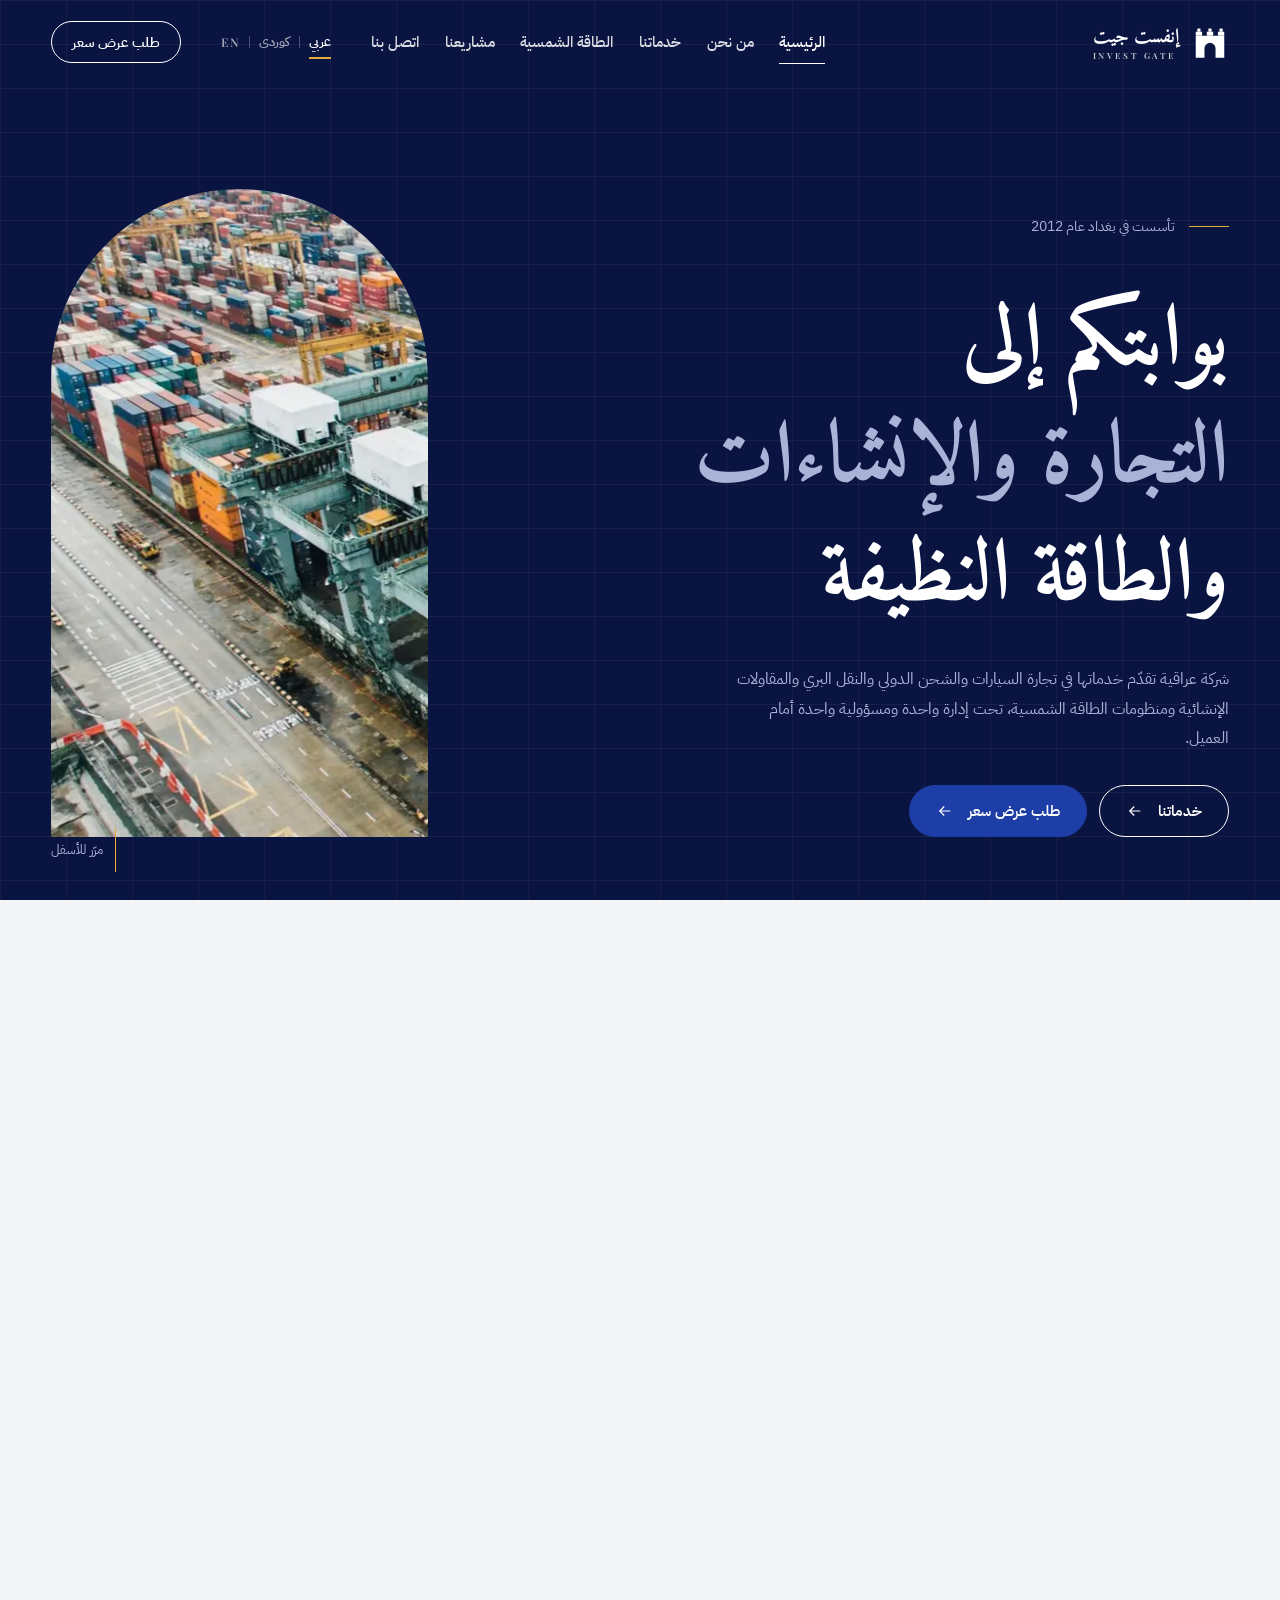
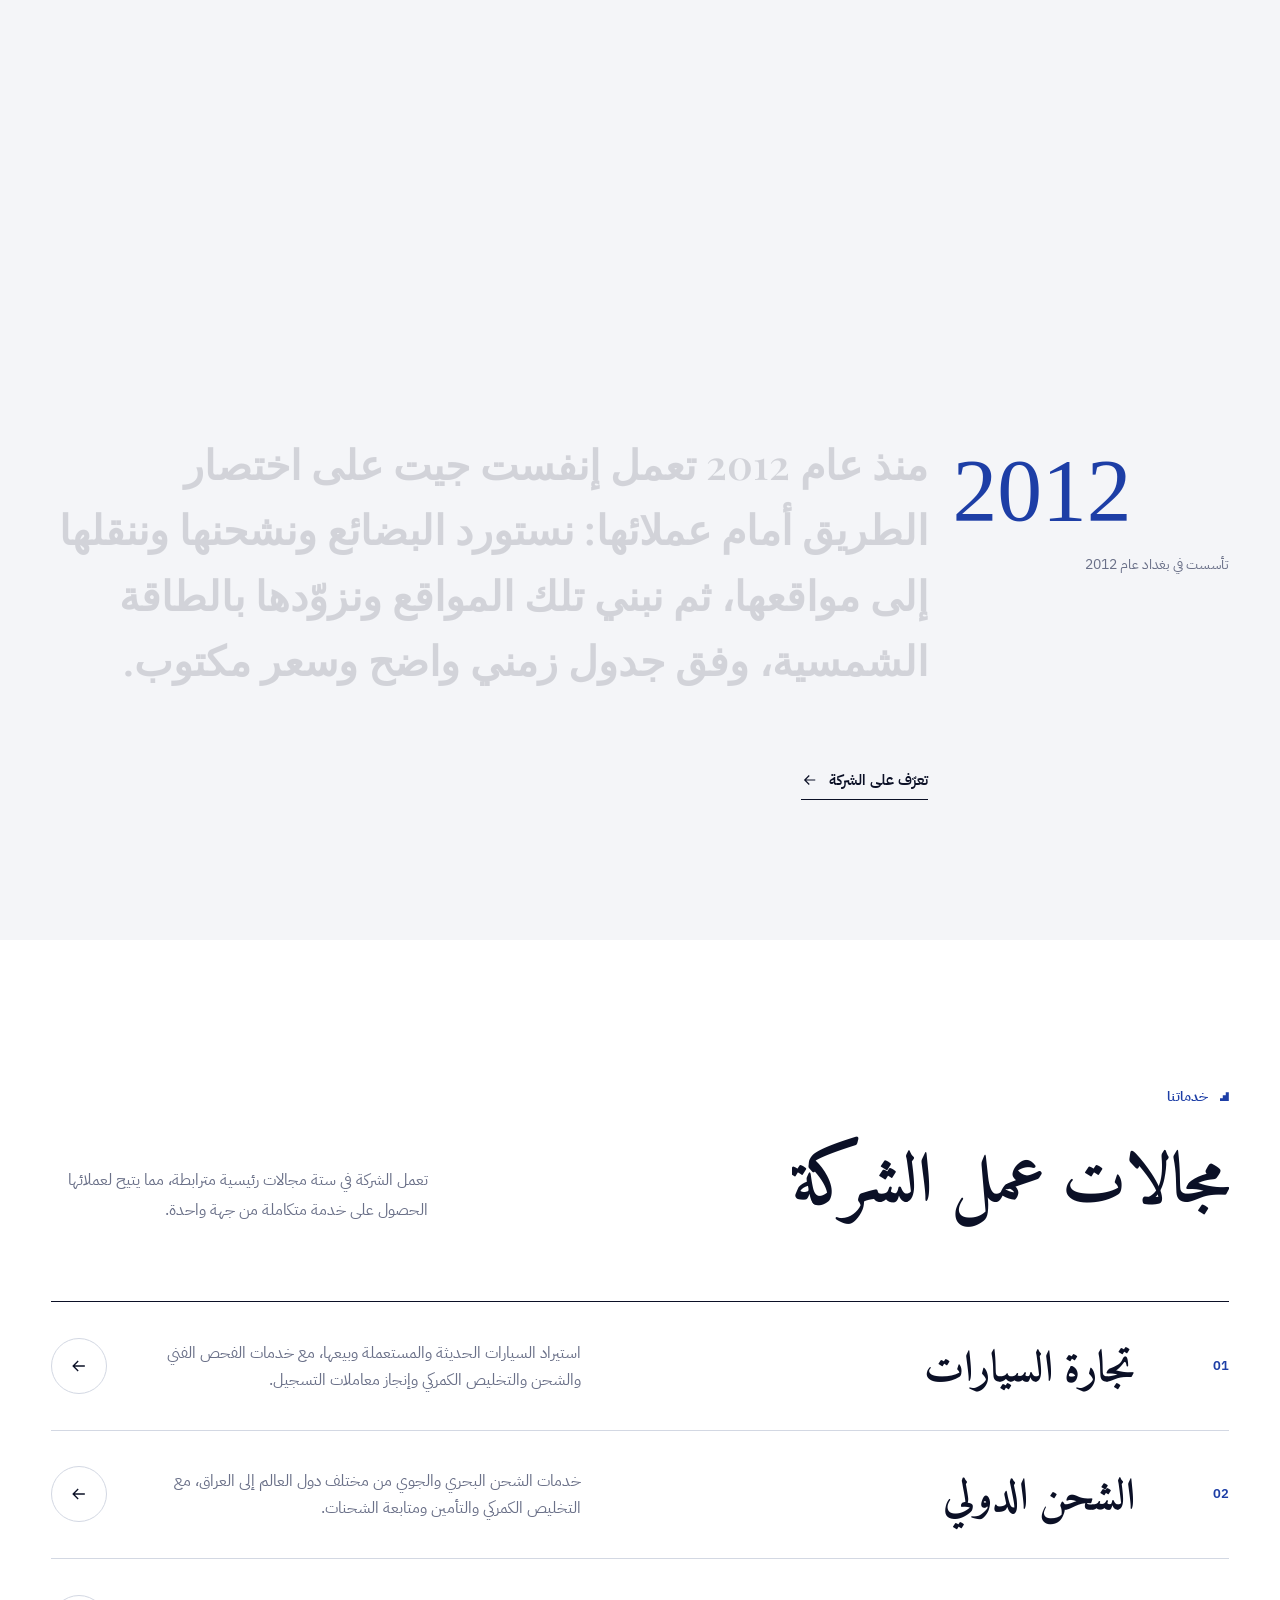
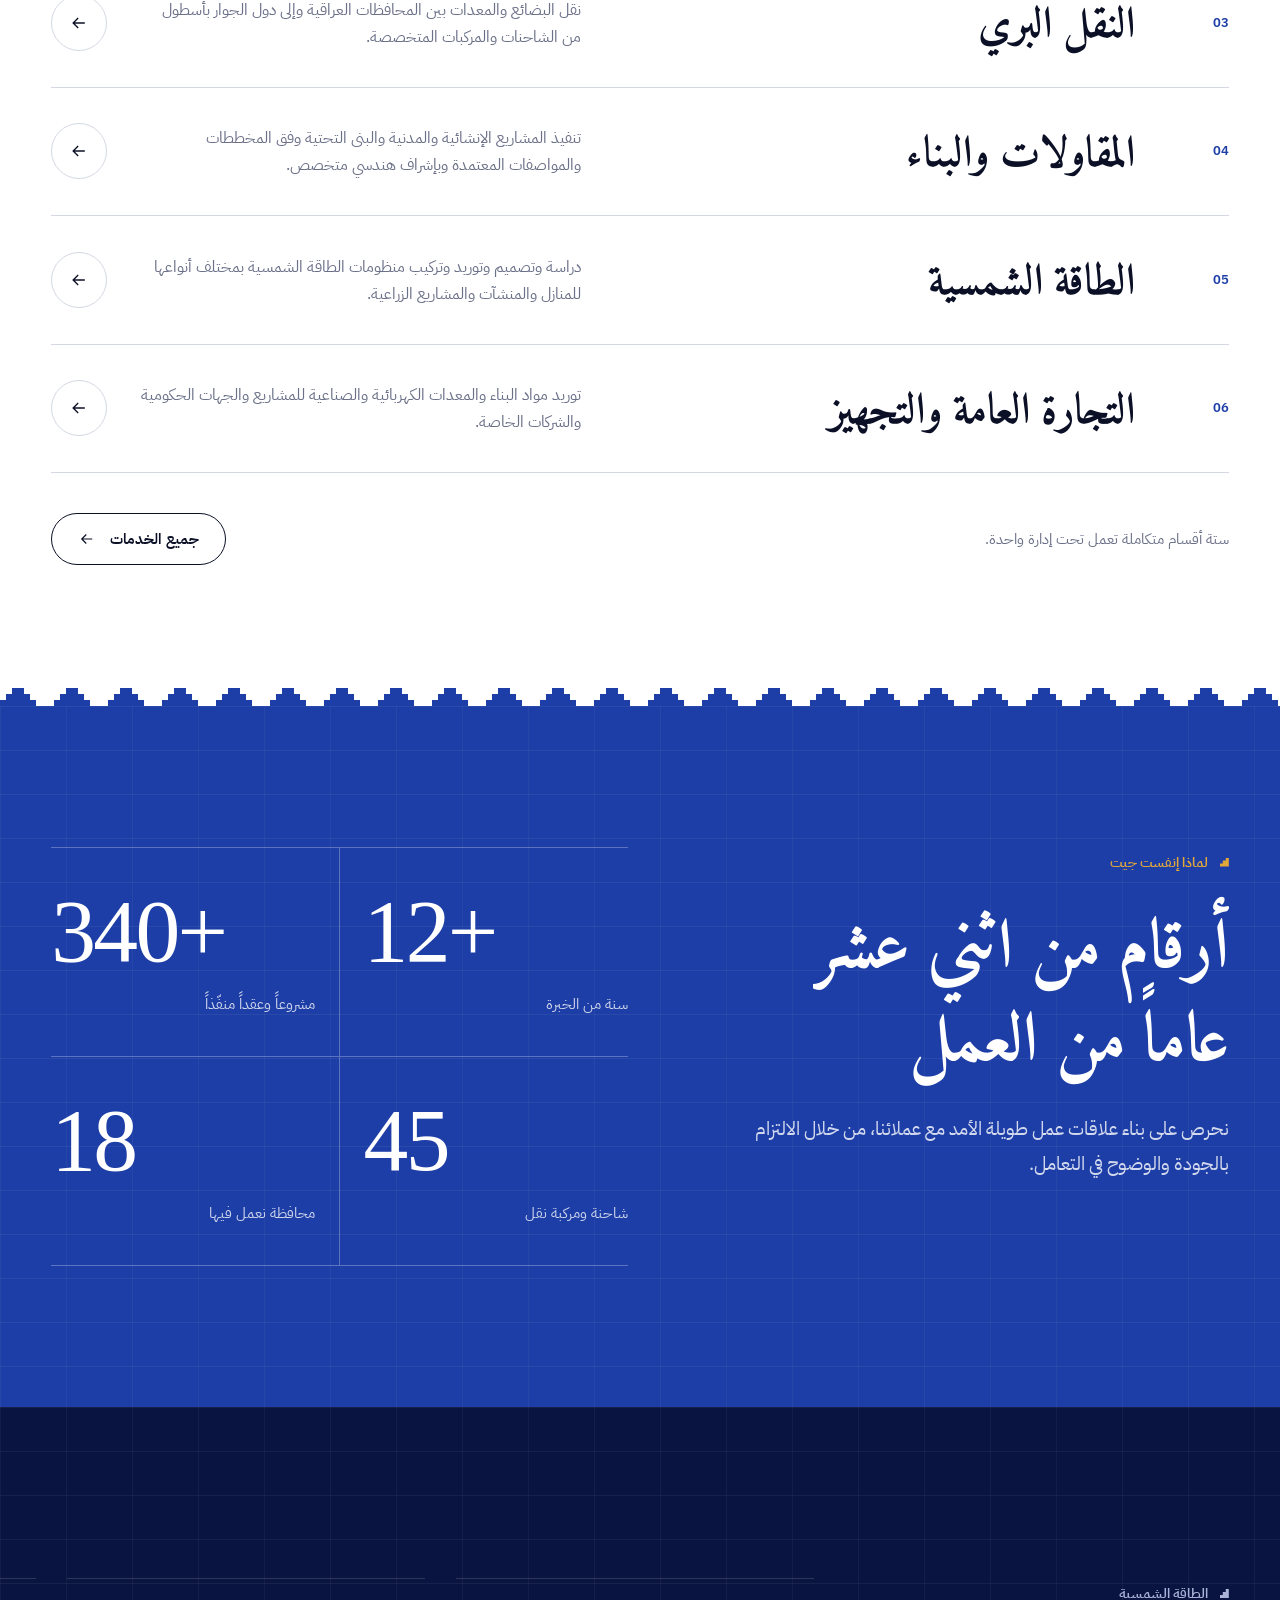
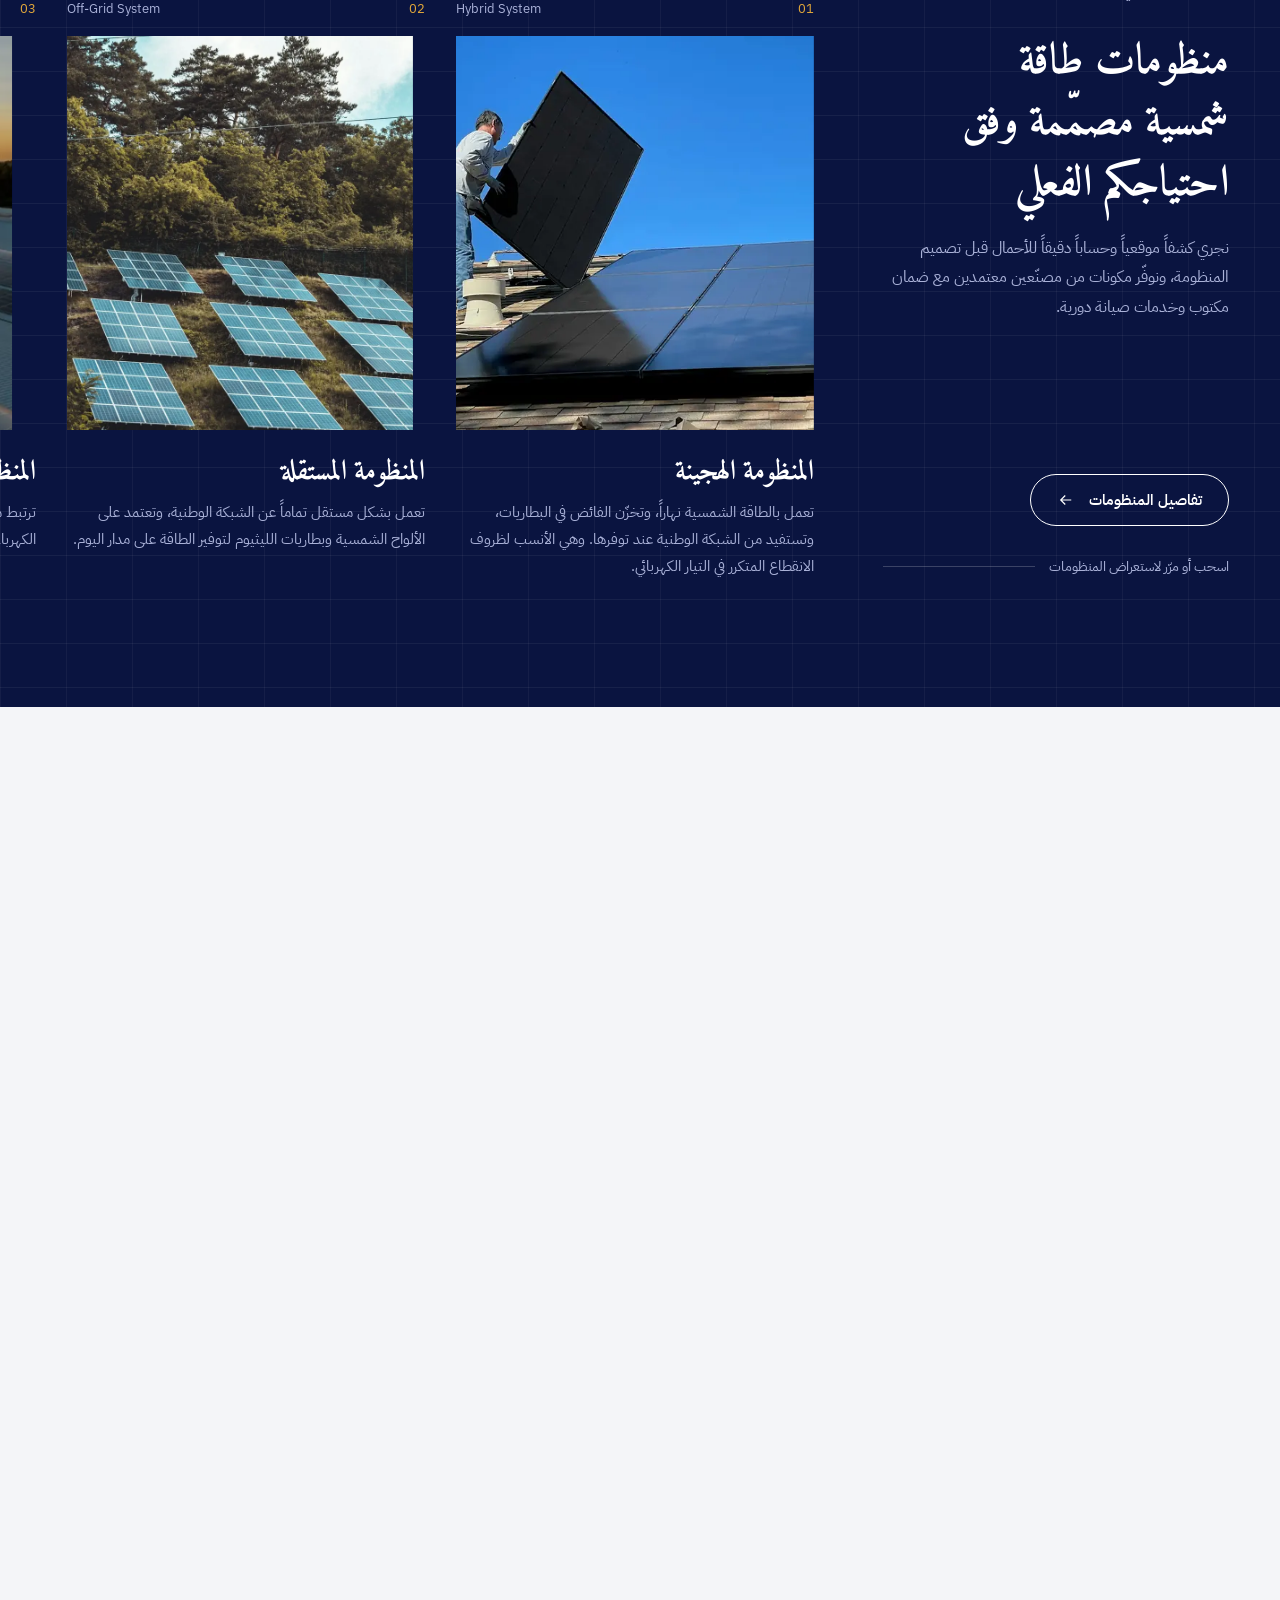
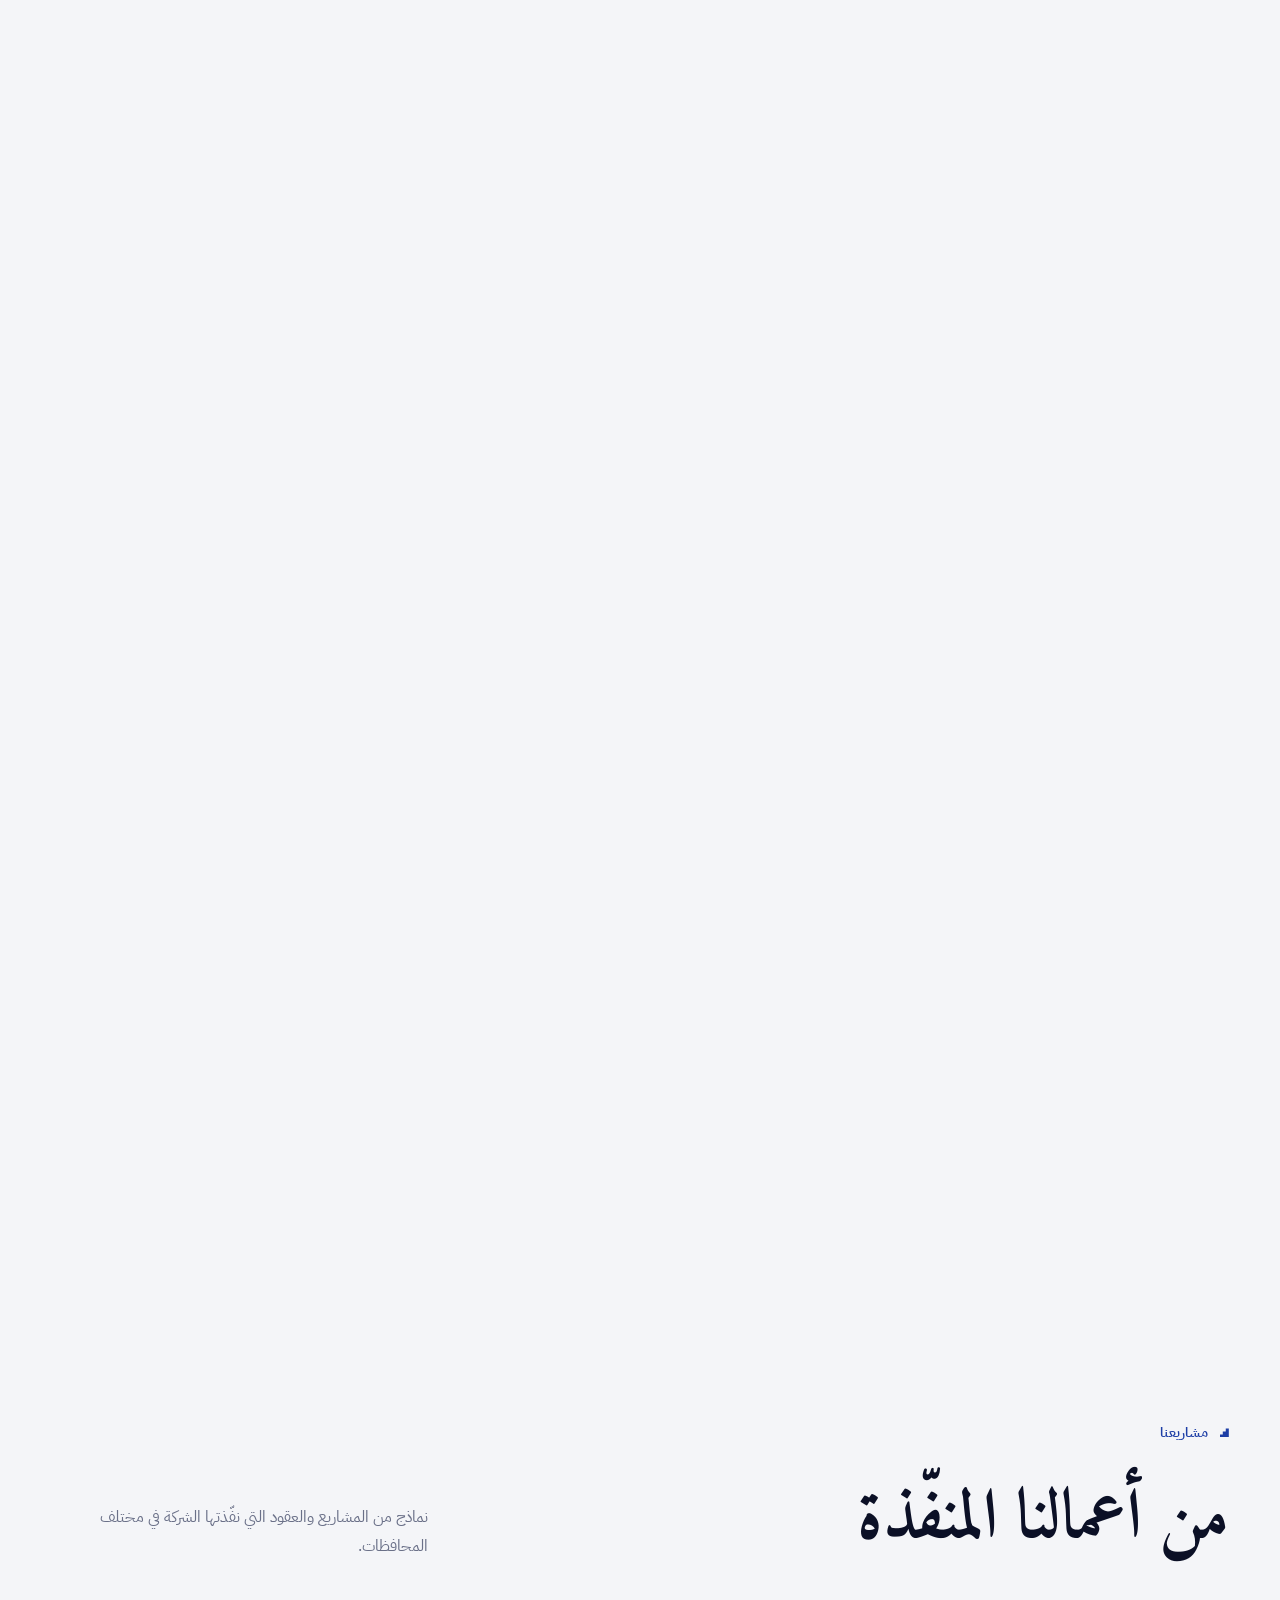
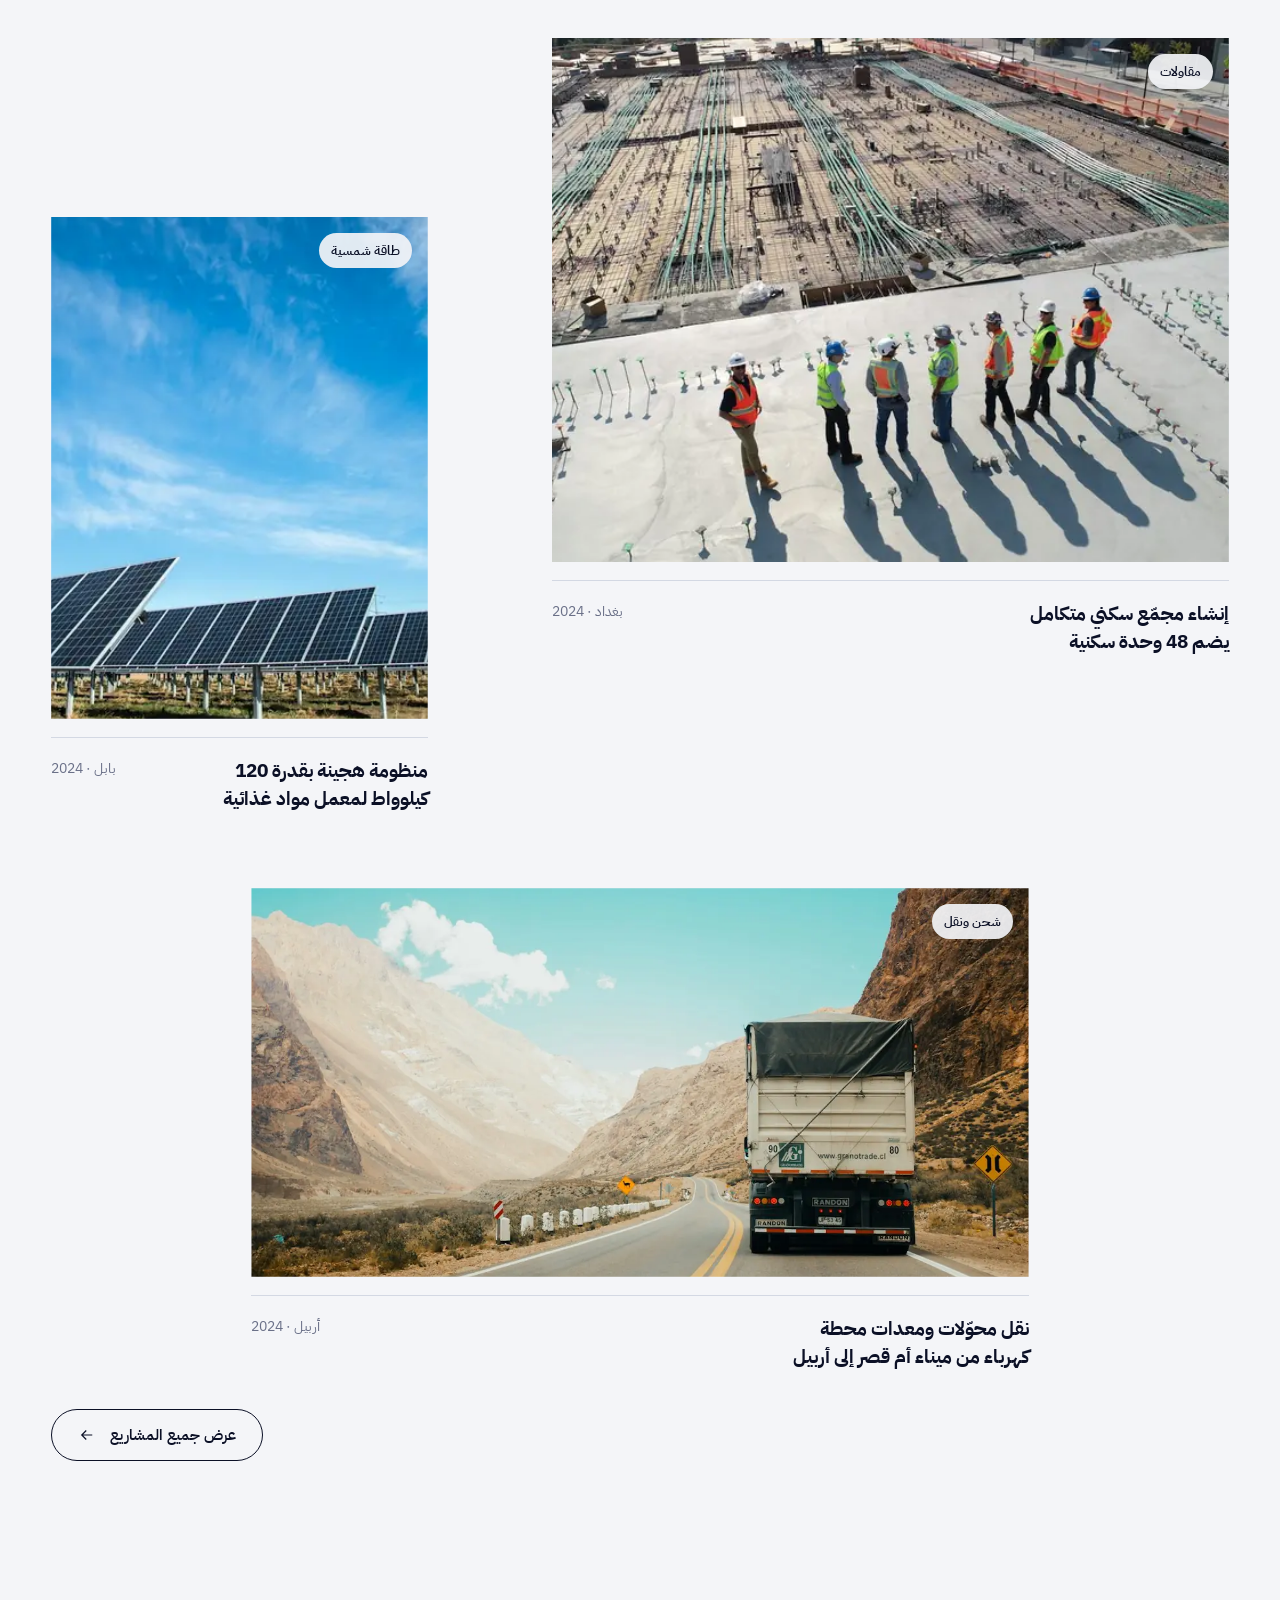
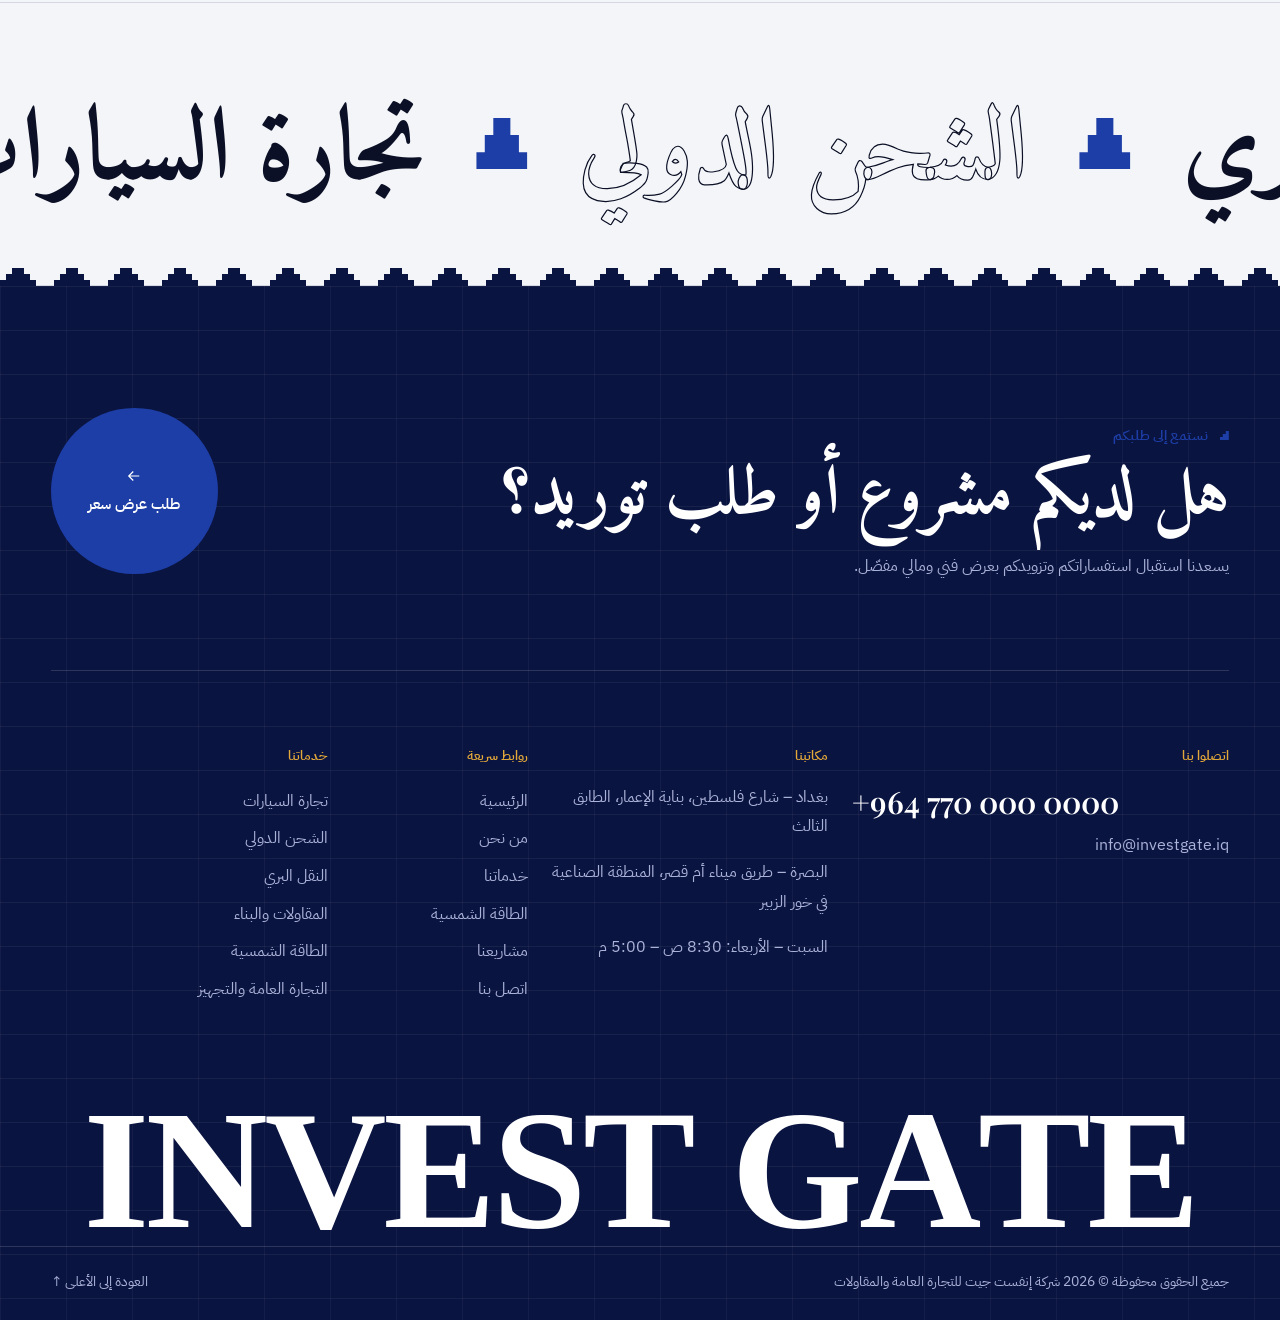
<file: invest-gate/index.html>
<!doctype html>
<html lang="ar" dir="rtl">
<head>
<meta charset="utf-8">
<meta name="viewport" content="width=device-width, initial-scale=1, viewport-fit=cover">
<title>إنفست جيت للتجارة العامة والمقاولات</title>
<meta name="description" content="شركة إنفست جيت للتجارة العامة والمقاولات: تجارة السيارات، الشحن الدولي، النقل البري، المقاولات والبناء، ومنظومات الطاقة الشمسية في العراق.">
<link rel="canonical" href="https://ahmad-ali-99.github.io/investgate/">
<link rel="alternate" hreflang="ar" href="https://ahmad-ali-99.github.io/investgate/"><link rel="alternate" hreflang="ckb" href="https://ahmad-ali-99.github.io/investgate/ku/"><link rel="alternate" hreflang="en" href="https://ahmad-ali-99.github.io/investgate/en/"><link rel="alternate" hreflang="x-default" href="https://ahmad-ali-99.github.io/investgate/">
<meta property="og:type" content="website">
<meta property="og:site_name" content="إنفست جيت للتجارة العامة والمقاولات">
<meta property="og:title" content="إنفست جيت للتجارة العامة والمقاولات">
<meta property="og:description" content="شركة إنفست جيت للتجارة العامة والمقاولات: تجارة السيارات، الشحن الدولي، النقل البري، المقاولات والبناء، ومنظومات الطاقة الشمسية في العراق.">
<meta property="og:url" content="https://ahmad-ali-99.github.io/investgate/">
<meta property="og:image" content="https://ahmad-ali-99.github.io/investgate/og.jpg">
<meta property="og:image:width" content="1200"><meta property="og:image:height" content="630">
<meta property="og:locale" content="ar_IQ">
<meta name="twitter:card" content="summary_large_image">
<meta name="theme-color" content="#0a1440">
<link rel="icon" href="favicon.svg" type="image/svg+xml">
<link rel="apple-touch-icon" href="apple-touch-icon.png">
<script>(function(h){h.classList.add('js');try{var s=sessionStorage;if(s.getItem('ig-seen')||matchMedia('(prefers-reduced-motion: reduce)').matches)h.classList.add('no-loader');if(s.getItem('ig-pt')){h.classList.add('pt-in');s.removeItem('ig-pt')}}catch(e){h.classList.add('no-loader')}})(document.documentElement)</script>
<link rel="preload" href="assets/fonts/amiri-arabic-5c7846.woff2" as="font" type="font/woff2" crossorigin><link rel="preload" href="assets/fonts/ibmplexsansarabic-arabic-00b30d.woff2" as="font" type="font/woff2" crossorigin>
<link rel="stylesheet" href="assets/css/fonts.css">
<link rel="stylesheet" href="assets/css/main.css">
</head>
<body>
<a class="skip" href="#main">تخطَّ إلى المحتوى</a>
<div class="ldr" aria-hidden="true"><div class="ldr__mid"><svg class="ldr__mark" viewBox="0 0 48 48" aria-hidden="true"><path class="m b" fill-rule="evenodd" d="M6 16H42V44H6Z M17 44V32A7 7 0 0 1 31 32V44Z"/><rect class="m b" x="6" y="11" width="8" height="5"/><rect class="m b" x="20" y="11" width="8" height="5"/><rect class="m b" x="34" y="11" width="8" height="5"/><rect class="m b" x="8" y="7" width="4" height="4"/><rect class="m b" x="22" y="7" width="4" height="4"/><rect class="m b" x="36" y="7" width="4" height="4"/></svg><div class="ldr__name">إنفست جيت<small>INVEST GATE</small></div></div><div class="ldr__count">0</div></div>
<div class="pt" aria-hidden="true"></div>
<header class="hdr" id="top">
  <div class="wrap hdr__in">
    <a class="brand" href="index.html" aria-label="إنفست جيت"><svg class="brand__mark" viewBox="0 0 48 48" aria-hidden="true"><path class="m b" fill-rule="evenodd" d="M6 16H42V44H6Z M17 44V32A7 7 0 0 1 31 32V44Z"/><rect class="m b" x="6" y="11" width="8" height="5"/><rect class="m b" x="20" y="11" width="8" height="5"/><rect class="m b" x="34" y="11" width="8" height="5"/><rect class="m b" x="8" y="7" width="4" height="4"/><rect class="m b" x="22" y="7" width="4" height="4"/><rect class="m b" x="36" y="7" width="4" height="4"/></svg><span class="brand__txt"><b>إنفست جيت</b><small>INVEST GATE</small></span></a>
    <nav class="nav" aria-label="القائمة"><a href="index.html" aria-current="page">الرئيسية</a><a href="about.html">من نحن</a><a href="services.html">خدماتنا</a><a href="solar.html">الطاقة الشمسية</a><a href="projects.html">مشاريعنا</a><a href="contact.html">اتصل بنا</a></nav>
    <div class="langs"><a href="index.html" lang="ar" hreflang="ar" aria-current="true">عربي</a><span class="sep"></span><a href="ku/index.html" lang="ckb" hreflang="ckb">کوردی</a><span class="sep"></span><a href="en/index.html" lang="en" hreflang="en">EN</a></div>
    <a class="btn hdr__cta" href="contact.html"><span>طلب عرض سعر</span></a>
    <button class="menu-btn" type="button" aria-expanded="false" aria-controls="ovl"><span>القائمة</span><i></i></button>
  </div>
</header>
<div class="ovl bricks" id="ovl" role="dialog" aria-modal="true" aria-label="القائمة">
  <div class="wrap ovl__top"><a class="brand" href="index.html" aria-label="إنفست جيت"><svg class="brand__mark" viewBox="0 0 48 48" aria-hidden="true"><path class="m b" fill-rule="evenodd" d="M6 16H42V44H6Z M17 44V32A7 7 0 0 1 31 32V44Z"/><rect class="m b" x="6" y="11" width="8" height="5"/><rect class="m b" x="20" y="11" width="8" height="5"/><rect class="m b" x="34" y="11" width="8" height="5"/><rect class="m b" x="8" y="7" width="4" height="4"/><rect class="m b" x="22" y="7" width="4" height="4"/><rect class="m b" x="36" y="7" width="4" height="4"/></svg><span class="brand__txt"><b>إنفست جيت</b><small>INVEST GATE</small></span></a><button class="ovl__close" type="button"><span>إغلاق</span><i></i></button></div>
  <div class="wrap ovl__body">
    <ol class="ovl__links"><li><a href="index.html"><i>01</i>الرئيسية</a></li><li><a href="about.html"><i>02</i>من نحن</a></li><li><a href="services.html"><i>03</i>خدماتنا</a></li><li><a href="solar.html"><i>04</i>الطاقة الشمسية</a></li><li><a href="projects.html"><i>05</i>مشاريعنا</a></li><li><a href="contact.html"><i>06</i>اتصل بنا</a></li></ol>
    <div class="ovl__aside">
      <div><h4>اتصلوا بنا</h4><a class="ltr" href="tel:+9647700000000">+964 770 000 0000</a><br><a href="mailto:info@investgate.iq">info@investgate.iq</a></div>
      <div><h4>مكاتبنا</h4><p>بغداد – شارع فلسطين، بناية الإعمار، الطابق الثالث<br>البصرة – طريق ميناء أم قصر، المنطقة الصناعية في خور الزبير</p></div>
      <div><h4>اختيار اللغة</h4><div class="langs"><a href="index.html" lang="ar" hreflang="ar" aria-current="true">عربي</a><span class="sep"></span><a href="ku/index.html" lang="ckb" hreflang="ckb">کوردی</a><span class="sep"></span><a href="en/index.html" lang="en" hreflang="en">EN</a></div></div>
    </div>
  </div>
</div>
<main id="main">
<section class="gate bricks" aria-label="إنفست جيت للتجارة العامة والمقاولات">
  <div class="gate__media" aria-hidden="true"><img src="img/hero-port-1600.webp" srcset="img/hero-port-800.webp 800w, img/hero-port-1600.webp 1600w" sizes="100vw" width="1600" height="1067" alt="" fetchpriority="high" decoding="async"></div>
  <div class="wrap gate__in">
    <div class="gate__copy">
      <p class="gate__meta">تأسست في بغداد عام 2012</p>
      <h1 class="gate__title"><span class="ln">بوابتكم إلى</span><span class="ln">التجارة والإنشاءات</span><span class="ln">والطاقة النظيفة</span></h1>
      <p class="gate__sub">شركة عراقية تقدّم خدماتها في تجارة السيارات والشحن الدولي والنقل البري والمقاولات الإنشائية ومنظومات الطاقة الشمسية، تحت إدارة واحدة ومسؤولية واحدة أمام العميل.</p>
      <div class="gate__actions"><a class="btn btn--light" href="services.html"><span>خدماتنا</span><svg class="arr" viewBox="0 0 24 24" aria-hidden="true"><path d="M19 12H5M11 6l-6 6 6 6"/></svg></a><a class="btn btn--solid" href="contact.html"><span>طلب عرض سعر</span><svg class="arr" viewBox="0 0 24 24" aria-hidden="true"><path d="M19 12H5M11 6l-6 6 6 6"/></svg></a></div>
    </div>
    <div class="gate__frame"><div class="gate__media"><img src="img/hero-port-1600.webp" srcset="img/hero-port-800.webp 800w, img/hero-port-1600.webp 1600w" sizes="(max-width: 860px) 90vw, 34vw" width="1600" height="1067" alt="" fetchpriority="high" decoding="async"></div></div>
  </div>
  <div class="gate__caption" aria-hidden="true"><div class="wrap"><ul><li><span>01</span>تجارة السيارات</li><li><span>02</span>الشحن الدولي</li><li><span>03</span>النقل البري</li><li><span>04</span>المقاولات والبناء</li><li><span>05</span>الطاقة الشمسية</li><li><span>06</span>التجارة العامة والتجهيز</li></ul></div></div>
  <div class="scroll-cue" aria-hidden="true"><i></i>مرّر للأسفل</div>
</section>

<section class="sec bg-paper">
  <div class="wrap intro__grid">
    <div class="intro__meta" data-reveal><b>2012</b><span>تأسست في بغداد عام 2012</span></div>
    <p class="intro__text" data-scrub>منذ عام 2012 تعمل إنفست جيت على اختصار الطريق أمام عملائها: نستورد البضائع ونشحنها وننقلها إلى مواقعها، ثم نبني تلك المواقع ونزوّدها بالطاقة الشمسية، وفق جدول زمني واضح وسعر مكتوب.</p>
    <div class="intro__link" data-reveal><a class="link-u" href="about.html">تعرّف على الشركة<svg class="arr" viewBox="0 0 24 24" aria-hidden="true"><path d="M19 12H5M11 6l-6 6 6 6"/></svg></a></div>
  </div>
</section>

<section class="sec bg-white">
  <div class="wrap">
    <div class="shead"><div><p class="eyebrow">خدماتنا</p><h2 class="h-l" data-split>مجالات عمل الشركة</h2></div><p data-reveal>تعمل الشركة في ستة مجالات رئيسية مترابطة، مما يتيح لعملائها الحصول على خدمة متكاملة من جهة واحدة.</p></div>
    <ul class="rows"><li class="row"><span class="row__i">01</span><h3 class="row__t">تجارة السيارات</h3><p class="row__d">استيراد السيارات الحديثة والمستعملة وبيعها، مع خدمات الفحص الفني والشحن والتخليص الكمركي وإنجاز معاملات التسجيل.</p><span class="row__go"><svg class="arr" viewBox="0 0 24 24" aria-hidden="true"><path d="M19 12H5M11 6l-6 6 6 6"/></svg></span><div class="row__thumb"><img src="img/cars-1600.webp" srcset="img/cars-800.webp 800w, img/cars-1600.webp 1600w" sizes="90vw" width="1200" height="800" alt="" loading="lazy" decoding="async"></div><a class="cover" href="services.html#cars" aria-label="تجارة السيارات"></a></li><li class="row"><span class="row__i">02</span><h3 class="row__t">الشحن الدولي</h3><p class="row__d">خدمات الشحن البحري والجوي من مختلف دول العالم إلى العراق، مع التخليص الكمركي والتأمين ومتابعة الشحنات.</p><span class="row__go"><svg class="arr" viewBox="0 0 24 24" aria-hidden="true"><path d="M19 12H5M11 6l-6 6 6 6"/></svg></span><div class="row__thumb"><img src="img/shipping-1600.webp" srcset="img/shipping-800.webp 800w, img/shipping-1600.webp 1600w" sizes="90vw" width="1200" height="800" alt="" loading="lazy" decoding="async"></div><a class="cover" href="services.html#shipping" aria-label="الشحن الدولي"></a></li><li class="row"><span class="row__i">03</span><h3 class="row__t">النقل البري</h3><p class="row__d">نقل البضائع والمعدات بين المحافظات العراقية وإلى دول الجوار بأسطول من الشاحنات والمركبات المتخصصة.</p><span class="row__go"><svg class="arr" viewBox="0 0 24 24" aria-hidden="true"><path d="M19 12H5M11 6l-6 6 6 6"/></svg></span><div class="row__thumb"><img src="img/transport-1600.webp" srcset="img/transport-800.webp 800w, img/transport-1600.webp 1600w" sizes="90vw" width="1200" height="800" alt="" loading="lazy" decoding="async"></div><a class="cover" href="services.html#transport" aria-label="النقل البري"></a></li><li class="row"><span class="row__i">04</span><h3 class="row__t">المقاولات والبناء</h3><p class="row__d">تنفيذ المشاريع الإنشائية والمدنية والبنى التحتية وفق المخططات والمواصفات المعتمدة وبإشراف هندسي متخصص.</p><span class="row__go"><svg class="arr" viewBox="0 0 24 24" aria-hidden="true"><path d="M19 12H5M11 6l-6 6 6 6"/></svg></span><div class="row__thumb"><img src="img/construction-1600.webp" srcset="img/construction-800.webp 800w, img/construction-1600.webp 1600w" sizes="90vw" width="1200" height="795" alt="" loading="lazy" decoding="async"></div><a class="cover" href="services.html#construction" aria-label="المقاولات والبناء"></a></li><li class="row"><span class="row__i">05</span><h3 class="row__t">الطاقة الشمسية</h3><p class="row__d">دراسة وتصميم وتوريد وتركيب منظومات الطاقة الشمسية بمختلف أنواعها للمنازل والمنشآت والمشاريع الزراعية.</p><span class="row__go"><svg class="arr" viewBox="0 0 24 24" aria-hidden="true"><path d="M19 12H5M11 6l-6 6 6 6"/></svg></span><div class="row__thumb"><img src="img/solar-install-1600.webp" srcset="img/solar-install-800.webp 800w, img/solar-install-1600.webp 1600w" sizes="90vw" width="1200" height="672" alt="" loading="lazy" decoding="async"></div><a class="cover" href="solar.html" aria-label="الطاقة الشمسية"></a></li><li class="row"><span class="row__i">06</span><h3 class="row__t">التجارة العامة والتجهيز</h3><p class="row__d">توريد مواد البناء والمعدات الكهربائية والصناعية للمشاريع والجهات الحكومية والشركات الخاصة.</p><span class="row__go"><svg class="arr" viewBox="0 0 24 24" aria-hidden="true"><path d="M19 12H5M11 6l-6 6 6 6"/></svg></span><div class="row__thumb"><img src="img/warehouse-2-1600.webp" srcset="img/warehouse-2-800.webp 800w, img/warehouse-2-1600.webp 1600w" sizes="90vw" width="1000" height="1333" alt="" loading="lazy" decoding="async"></div><a class="cover" href="services.html#trading" aria-label="التجارة العامة والتجهيز"></a></li></ul>
    <div class="rows-foot"><span>ستة أقسام متكاملة تعمل تحت إدارة واحدة.</span><a class="btn " href="services.html"><span>جميع الخدمات</span><svg class="arr" viewBox="0 0 24 24" aria-hidden="true"><path d="M19 12H5M11 6l-6 6 6 6"/></svg></a></div>
  </div>
  <div class="hover-media" aria-hidden="true"><img src="img/cars-800.webp" alt="" loading="lazy" decoding="async"><img src="img/shipping-800.webp" alt="" loading="lazy" decoding="async"><img src="img/transport-800.webp" alt="" loading="lazy" decoding="async"><img src="img/construction-800.webp" alt="" loading="lazy" decoding="async"><img src="img/solar-install-800.webp" alt="" loading="lazy" decoding="async"><img src="img/warehouse-2-800.webp" alt="" loading="lazy" decoding="async"></div>
</section>

<section class="sec bg-lapis bricks crenel">
  <div class="wrap nums__grid">
    <div class="nums__head"><p class="eyebrow">لماذا إنفست جيت</p><h2 class="h-l" data-split>أرقام من اثني عشر عاماً من العمل</h2><p class="lead" data-reveal style="margin-top:28px;color:rgba(255,255,255,.8)">نحرص على بناء علاقات عمل طويلة الأمد مع عملائنا، من خلال الالتزام بالجودة والوضوح في التعامل.</p></div>
    <div class="nums__list" data-stagger><div class="num"><b data-count="12" data-suffix="+">12+</b><span>سنة من الخبرة</span></div><div class="num"><b data-count="340" data-suffix="+">340+</b><span>مشروعاً وعقداً منفّذاً</span></div><div class="num"><b data-count="45">45</b><span>شاحنة ومركبة نقل</span></div><div class="num"><b data-count="18">18</b><span>محافظة نعمل فيها</span></div></div>
  </div>
</section>

<section class="hs bricks" aria-label="الطاقة الشمسية">
  <div class="hs__pin">
    <div class="hs__row">
      <div class="hs__intro">
        <div><p class="eyebrow">الطاقة الشمسية</p><h2 class="h-m">منظومات طاقة شمسية مصمّمة وفق احتياجكم الفعلي</h2><p style="margin-top:22px">نجري كشفاً موقعياً وحساباً دقيقاً للأحمال قبل تصميم المنظومة، ونوفّر مكونات من مصنّعين معتمدين مع ضمان مكتوب وخدمات صيانة دورية.</p></div>
        <div><a class="btn btn--light" href="solar.html"><span>تفاصيل المنظومات</span><svg class="arr" viewBox="0 0 24 24" aria-hidden="true"><path d="M19 12H5M11 6l-6 6 6 6"/></svg></a><div class="hs__hint"><span>اسحب أو مرّر لاستعراض المنظومات</span><span class="hs__bar"><i></i></span></div></div>
      </div>
      <div class="hs__track"><article class="hs__card"><div class="k"><span>01</span><span>Hybrid System</span></div><div class="hs__img"><img src="img/solar-roof-1600.webp" srcset="img/solar-roof-800.webp 800w, img/solar-roof-1600.webp 1600w" sizes="(max-width: 860px) 78vw, 30vw" width="1200" height="900" alt="المنظومة الهجينة" loading="lazy" decoding="async"></div><h3>المنظومة الهجينة</h3><p>تعمل بالطاقة الشمسية نهاراً، وتخزّن الفائض في البطاريات، وتستفيد من الشبكة الوطنية عند توفرها. وهي الأنسب لظروف الانقطاع المتكرر في التيار الكهربائي.</p></article><article class="hs__card"><div class="k"><span>02</span><span>Off-Grid System</span></div><div class="hs__img"><img src="img/solar-rural-1600.webp" srcset="img/solar-rural-800.webp 800w, img/solar-rural-1600.webp 1600w" sizes="(max-width: 860px) 78vw, 30vw" width="1000" height="1500" alt="المنظومة المستقلة" loading="lazy" decoding="async"></div><h3>المنظومة المستقلة</h3><p>تعمل بشكل مستقل تماماً عن الشبكة الوطنية، وتعتمد على الألواح الشمسية وبطاريات الليثيوم لتوفير الطاقة على مدار اليوم.</p></article><article class="hs__card"><div class="k"><span>03</span><span>On-Grid System</span></div><div class="hs__img"><img src="img/hero-solar-1600.webp" srcset="img/hero-solar-800.webp 800w, img/hero-solar-1600.webp 1600w" sizes="(max-width: 860px) 78vw, 30vw" width="1600" height="1082" alt="المنظومة المرتبطة بالشبكة" loading="lazy" decoding="async"></div><h3>المنظومة المرتبطة بالشبكة</h3><p>ترتبط مباشرة بالشبكة الوطنية دون بطاريات، وتخفّض استهلاك الكهرباء والوقود خلال ساعات النهار بكلفة أقل.</p></article><article class="hs__card"><div class="k"><span>04</span><span>Solar Water Pumping</span></div><div class="hs__img"><img src="img/solar-field-1600.webp" srcset="img/solar-field-800.webp 800w, img/solar-field-1600.webp 1600w" sizes="(max-width: 860px) 78vw, 30vw" width="1000" height="563" alt="منظومات الضخ الزراعي" loading="lazy" decoding="async"></div><h3>منظومات الضخ الزراعي</h3><p>تشغيل المضخات الغاطسة والسطحية مباشرة بالطاقة الشمسية لسقي الأراضي الزراعية، دون الحاجة إلى الوقود أو البطاريات.</p></article><article class="hs__card"><div class="k"><span>05</span><span>Commercial & Industrial</span></div><div class="hs__img"><img src="img/solar-plant-1600.webp" srcset="img/solar-plant-800.webp 800w, img/solar-plant-1600.webp 1600w" sizes="(max-width: 860px) 78vw, 30vw" width="1200" height="798" alt="المحطات التجارية والصناعية" loading="lazy" decoding="async"></div><h3>المحطات التجارية والصناعية</h3><p>محطات أرضية أو على الأسطح بقدرات تبدأ من 100 كيلوواط، مع دراسة جدوى اقتصادية وتصميم هندسي متكامل.</p></article><article class="hs__card"><div class="k"><span>06</span><span>Lighting & Water Heating</span></div><div class="hs__img"><img src="img/solar-panel-1600.webp" srcset="img/solar-panel-800.webp 800w, img/solar-panel-1600.webp 1600w" sizes="(max-width: 860px) 78vw, 30vw" width="1000" height="750" alt="الإنارة والسخانات الشمسية" loading="lazy" decoding="async"></div><h3>الإنارة والسخانات الشمسية</h3><p>أعمدة إنارة شمسية متكاملة للشوارع والمجمّعات والحدائق، وسخانات مياه شمسية للمنازل والفنادق والمستشفيات.</p></article></div>
      <div class="hs__end"><p>هل ترغبون بتركيب منظومة طاقة شمسية؟</p><a class="btn btn--light" href="contact.html"><span>طلب عرض سعر</span><svg class="arr" viewBox="0 0 24 24" aria-hidden="true"><path d="M19 12H5M11 6l-6 6 6 6"/></svg></a></div>
    </div>
  </div>
</section>

<section class="sec bg-paper">
  <div class="wrap">
    <div class="shead"><div><p class="eyebrow">مشاريعنا</p><h2 class="h-l" data-split>من أعمالنا المنفّذة</h2></div><p data-reveal>نماذج من المشاريع والعقود التي نفّذتها الشركة في مختلف المحافظات.</p></div>
    <div class="works__grid">
      <a class="work work--a" href="projects.html" data-cat="construction">
  <div class="work__img" data-img data-par><span class="pill">مقاولات</span><img src="img/site-1600.webp" srcset="img/site-800.webp 800w, img/site-1600.webp 1600w" sizes="(max-width: 860px) 100vw, 58vw" width="1200" height="800" alt="إنشاء مجمّع سكني متكامل يضم 48 وحدة سكنية" loading="lazy" decoding="async"></div>
  <div class="work__cap"><h3>إنشاء مجمّع سكني متكامل يضم 48 وحدة سكنية</h3><span>بغداد · 2024</span></div>
</a>
      <a class="work work--b" href="projects.html" data-cat="solar">
  <div class="work__img" data-img data-par><span class="pill">طاقة شمسية</span><img src="img/solar-rows-1600.webp" srcset="img/solar-rows-800.webp 800w, img/solar-rows-1600.webp 1600w" sizes="(max-width: 860px) 100vw, 34vw" width="1000" height="666" alt="منظومة هجينة بقدرة 120 كيلوواط لمعمل مواد غذائية" loading="lazy" decoding="async"></div>
  <div class="work__cap"><h3>منظومة هجينة بقدرة 120 كيلوواط لمعمل مواد غذائية</h3><span>بابل · 2024</span></div>
</a>
      <a class="work work--c" href="projects.html" data-cat="logistics">
  <div class="work__img" data-img data-par><span class="pill">شحن ونقل</span><img src="img/transport-2-1600.webp" srcset="img/transport-2-800.webp 800w, img/transport-2-1600.webp 1600w" sizes="(max-width: 860px) 100vw, 66vw" width="1200" height="795" alt="نقل محوّلات ومعدات محطة كهرباء من ميناء أم قصر إلى أربيل" loading="lazy" decoding="async"></div>
  <div class="work__cap"><h3>نقل محوّلات ومعدات محطة كهرباء من ميناء أم قصر إلى أربيل</h3><span>أربيل · 2024</span></div>
</a>
    </div>
    <div class="rows-foot"><span></span><a class="btn " href="projects.html"><span>عرض جميع المشاريع</span><svg class="arr" viewBox="0 0 24 24" aria-hidden="true"><path d="M19 12H5M11 6l-6 6 6 6"/></svg></a></div>
  </div>
</section>

<section class="mq bg-paper" aria-hidden="true"><div class="mq__track"><span class="mq__item">تجارة السيارات<svg class="mq__sep" viewBox="0 0 36 36" aria-hidden="true"><path d="M0 36V24H6V12H12V0H24V12H30V24H36V36Z"/></svg></span><span class="mq__item">الشحن الدولي<svg class="mq__sep" viewBox="0 0 36 36" aria-hidden="true"><path d="M0 36V24H6V12H12V0H24V12H30V24H36V36Z"/></svg></span><span class="mq__item">النقل البري<svg class="mq__sep" viewBox="0 0 36 36" aria-hidden="true"><path d="M0 36V24H6V12H12V0H24V12H30V24H36V36Z"/></svg></span><span class="mq__item">المقاولات والبناء<svg class="mq__sep" viewBox="0 0 36 36" aria-hidden="true"><path d="M0 36V24H6V12H12V0H24V12H30V24H36V36Z"/></svg></span><span class="mq__item">الطاقة الشمسية<svg class="mq__sep" viewBox="0 0 36 36" aria-hidden="true"><path d="M0 36V24H6V12H12V0H24V12H30V24H36V36Z"/></svg></span><span class="mq__item">التجارة العامة والتجهيز<svg class="mq__sep" viewBox="0 0 36 36" aria-hidden="true"><path d="M0 36V24H6V12H12V0H24V12H30V24H36V36Z"/></svg></span><span class="mq__item">تجارة السيارات<svg class="mq__sep" viewBox="0 0 36 36" aria-hidden="true"><path d="M0 36V24H6V12H12V0H24V12H30V24H36V36Z"/></svg></span><span class="mq__item">الشحن الدولي<svg class="mq__sep" viewBox="0 0 36 36" aria-hidden="true"><path d="M0 36V24H6V12H12V0H24V12H30V24H36V36Z"/></svg></span><span class="mq__item">النقل البري<svg class="mq__sep" viewBox="0 0 36 36" aria-hidden="true"><path d="M0 36V24H6V12H12V0H24V12H30V24H36V36Z"/></svg></span><span class="mq__item">المقاولات والبناء<svg class="mq__sep" viewBox="0 0 36 36" aria-hidden="true"><path d="M0 36V24H6V12H12V0H24V12H30V24H36V36Z"/></svg></span><span class="mq__item">الطاقة الشمسية<svg class="mq__sep" viewBox="0 0 36 36" aria-hidden="true"><path d="M0 36V24H6V12H12V0H24V12H30V24H36V36Z"/></svg></span><span class="mq__item">التجارة العامة والتجهيز<svg class="mq__sep" viewBox="0 0 36 36" aria-hidden="true"><path d="M0 36V24H6V12H12V0H24V12H30V24H36V36Z"/></svg></span></div></section>
</main>
<div class="edge" aria-hidden="true"></div>
<div class="foot-wrap"><footer class="ftr bricks">
  <div class="wrap">
    <div class="ftr__cta">
      <div><p class="eyebrow">نستمع إلى طلبكم</p><h2 data-split>هل لديكم مشروع أو طلب توريد؟</h2><p>يسعدنا استقبال استفساراتكم وتزويدكم بعرض فني ومالي مفصّل.</p></div>
      <div class="magnet-wrap"><a class="magnet" href="contact.html" data-magnetic><span><svg class="arr" viewBox="0 0 24 24" aria-hidden="true"><path d="M19 12H5M11 6l-6 6 6 6"/></svg>طلب عرض سعر</span></a></div>
    </div>
    <div class="ftr__grid">
      <div class="ftr__col ftr__col--wide"><h4>اتصلوا بنا</h4><a class="big-tel ltr" href="tel:+9647700000000">+964 770 000 0000</a><a href="mailto:info@investgate.iq">info@investgate.iq</a></div>
      <div class="ftr__col"><h4>مكاتبنا</h4><p>بغداد – شارع فلسطين، بناية الإعمار، الطابق الثالث</p><p>البصرة – طريق ميناء أم قصر، المنطقة الصناعية في خور الزبير</p><p>السبت – الأربعاء: 8:30 ص – 5:00 م</p></div>
      <div class="ftr__col ftr__col--sm"><h4>روابط سريعة</h4><ul><li><a href="index.html">الرئيسية</a></li><li><a href="about.html">من نحن</a></li><li><a href="services.html">خدماتنا</a></li><li><a href="solar.html">الطاقة الشمسية</a></li><li><a href="projects.html">مشاريعنا</a></li><li><a href="contact.html">اتصل بنا</a></li></ul></div>
      <div class="ftr__col ftr__col--svc"><h4>خدماتنا</h4><ul><li><a href="services.html#cars">تجارة السيارات</a></li><li><a href="services.html#shipping">الشحن الدولي</a></li><li><a href="services.html#transport">النقل البري</a></li><li><a href="services.html#construction">المقاولات والبناء</a></li><li><a href="solar.html">الطاقة الشمسية</a></li><li><a href="services.html#trading">التجارة العامة والتجهيز</a></li></ul></div>
    </div>
  </div>
  <div class="ftr__word" aria-hidden="true"><span>I</span><span>N</span><span>V</span><span>E</span><span>S</span><span>T</span><span>&nbsp;</span><span>G</span><span>A</span><span>T</span><span>E</span></div>
  <div class="wrap ftr__bottom"><span>جميع الحقوق محفوظة © <span id="year">2026</span> شركة إنفست جيت للتجارة العامة والمقاولات</span><a href="#top">العودة إلى الأعلى ↑</a></div>
</footer></div>
<a class="wa" data-wa href="#" target="_blank" rel="noopener" aria-label="التواصل عبر واتساب"><svg viewBox="0 0 24 24" aria-hidden="true"><path d="M12 2a10 10 0 0 0-8.6 15.1L2 22l5-1.3A10 10 0 1 0 12 2zm0 18.2a8.2 8.2 0 0 1-4.2-1.2l-.3-.2-3 .8.8-2.9-.2-.3A8.2 8.2 0 1 1 12 20.2zm4.5-6.1c-.2-.1-1.5-.7-1.7-.8s-.4-.1-.6.1-.7.8-.8 1-.3.2-.5.1a6.7 6.7 0 0 1-3.3-2.9c-.3-.4.3-.4.7-1.4a.5.5 0 0 0 0-.4l-.8-1.9c-.2-.5-.4-.4-.6-.4h-.5a1 1 0 0 0-.7.3 3 3 0 0 0-.9 2.2 5.2 5.2 0 0 0 1.1 2.7 11.8 11.8 0 0 0 4.5 4c1.7.7 2.3.8 3.2.6a2.7 2.7 0 0 0 1.8-1.3 2.2 2.2 0 0 0 .2-1.3c-.1-.1-.3-.2-.6-.3z"/></svg></a>
<script src="assets/vendor/gsap.min.js" defer></script>
<script src="assets/vendor/ScrollTrigger.min.js" defer></script>
<script src="assets/vendor/lenis.min.js" defer></script>
<script src="assets/js/main.js" defer></script>
</body>
</html>
</file>
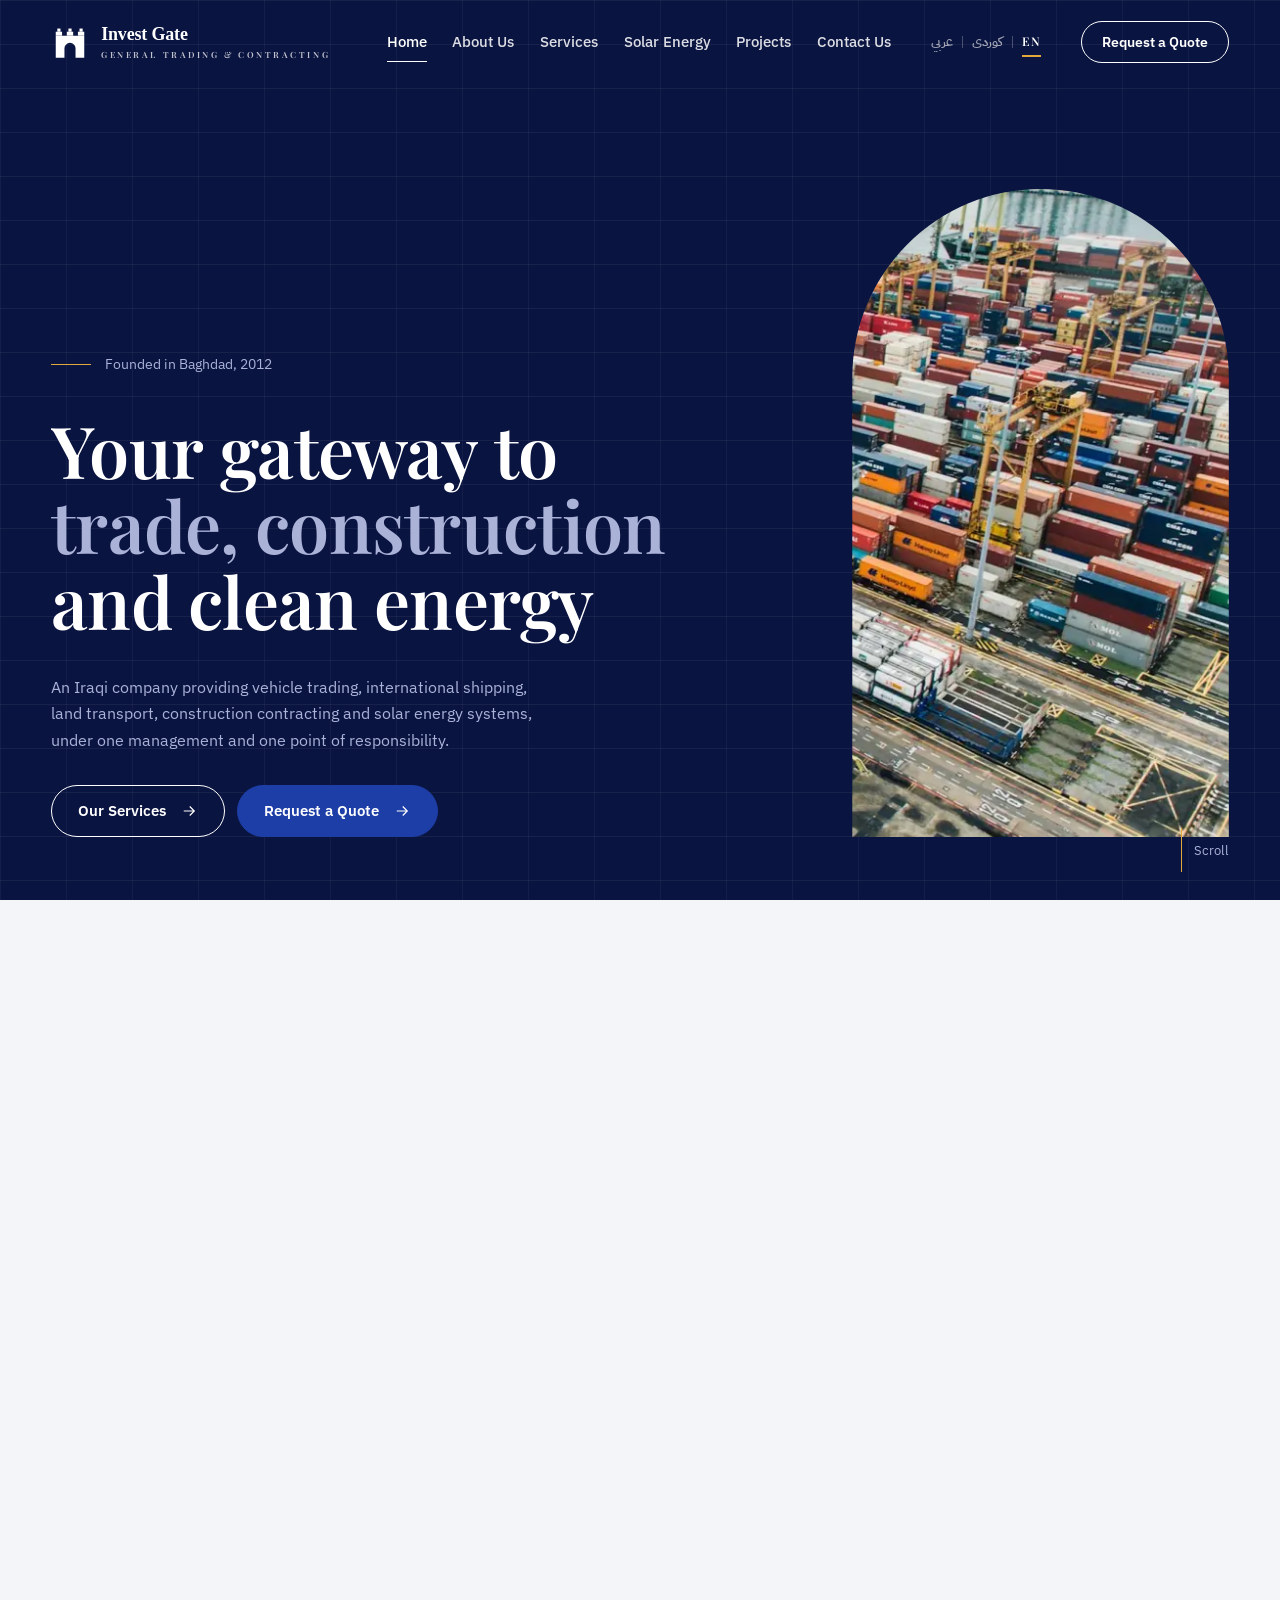
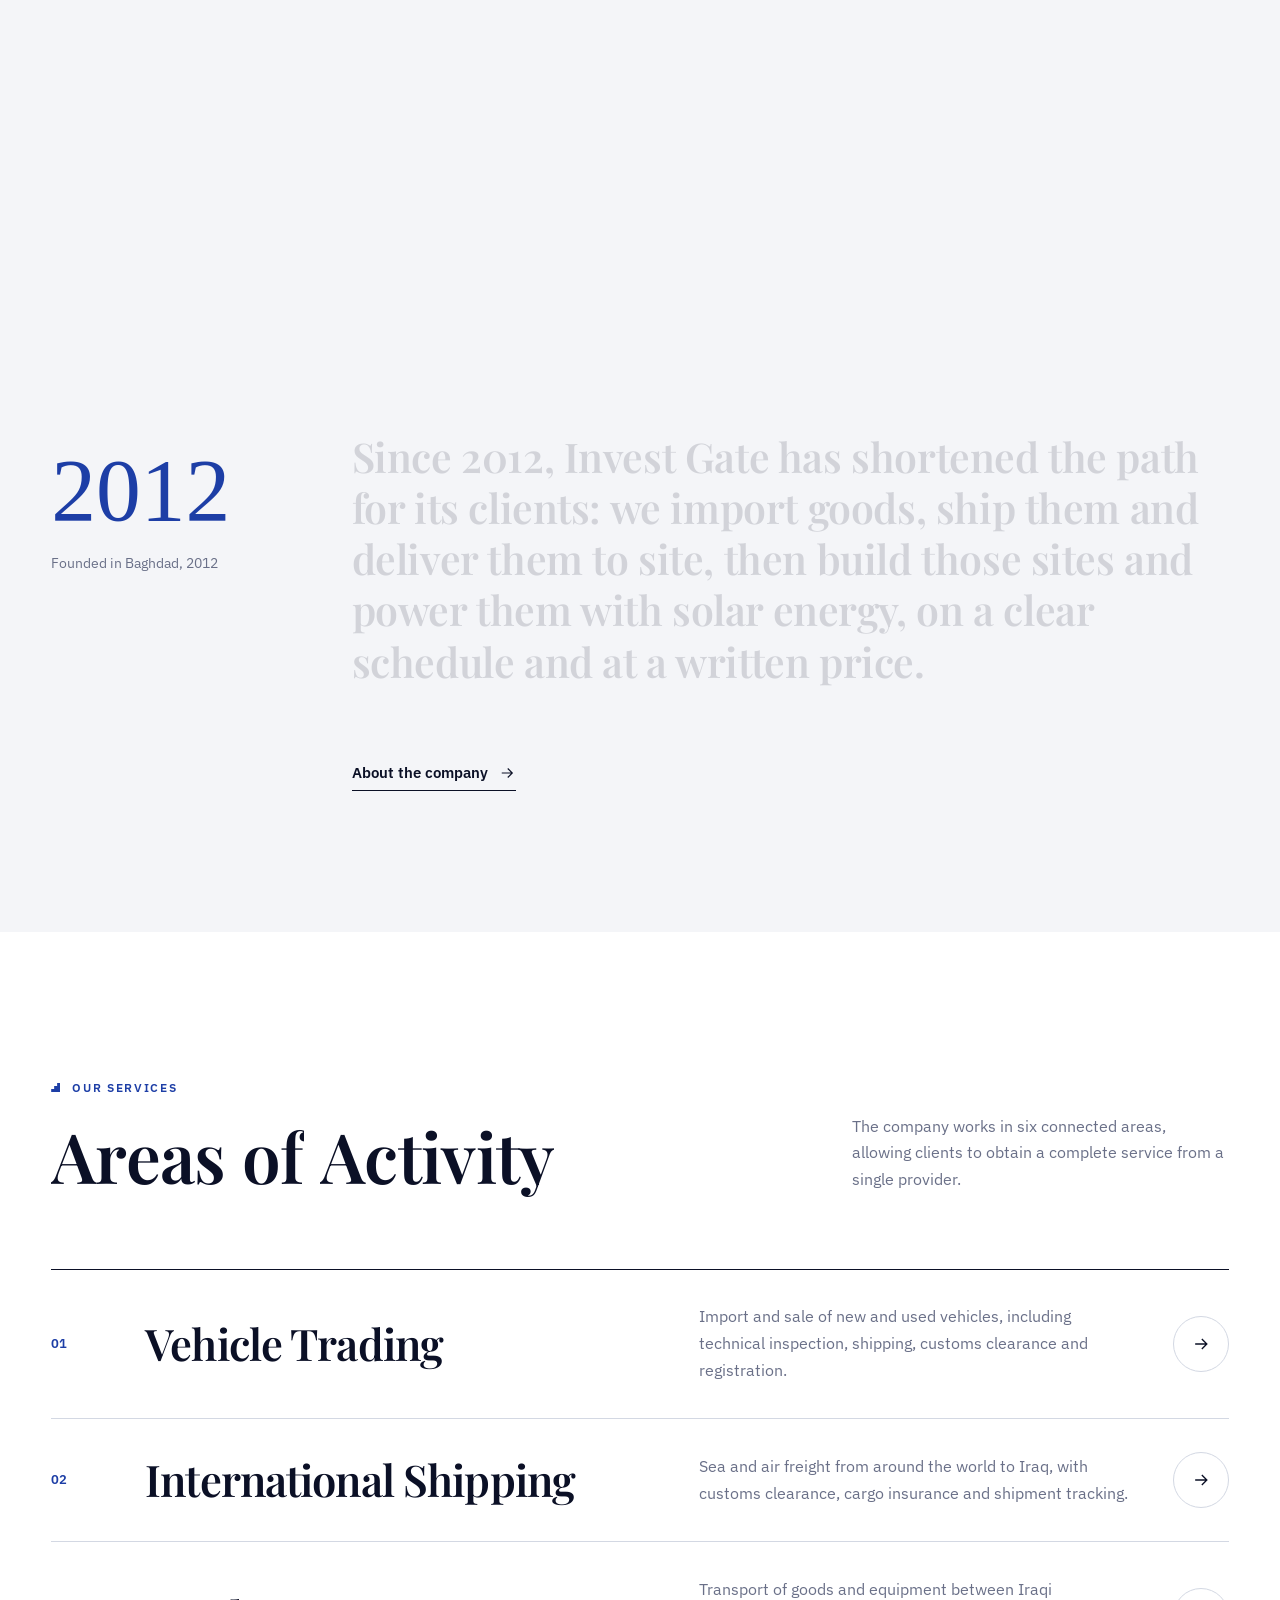
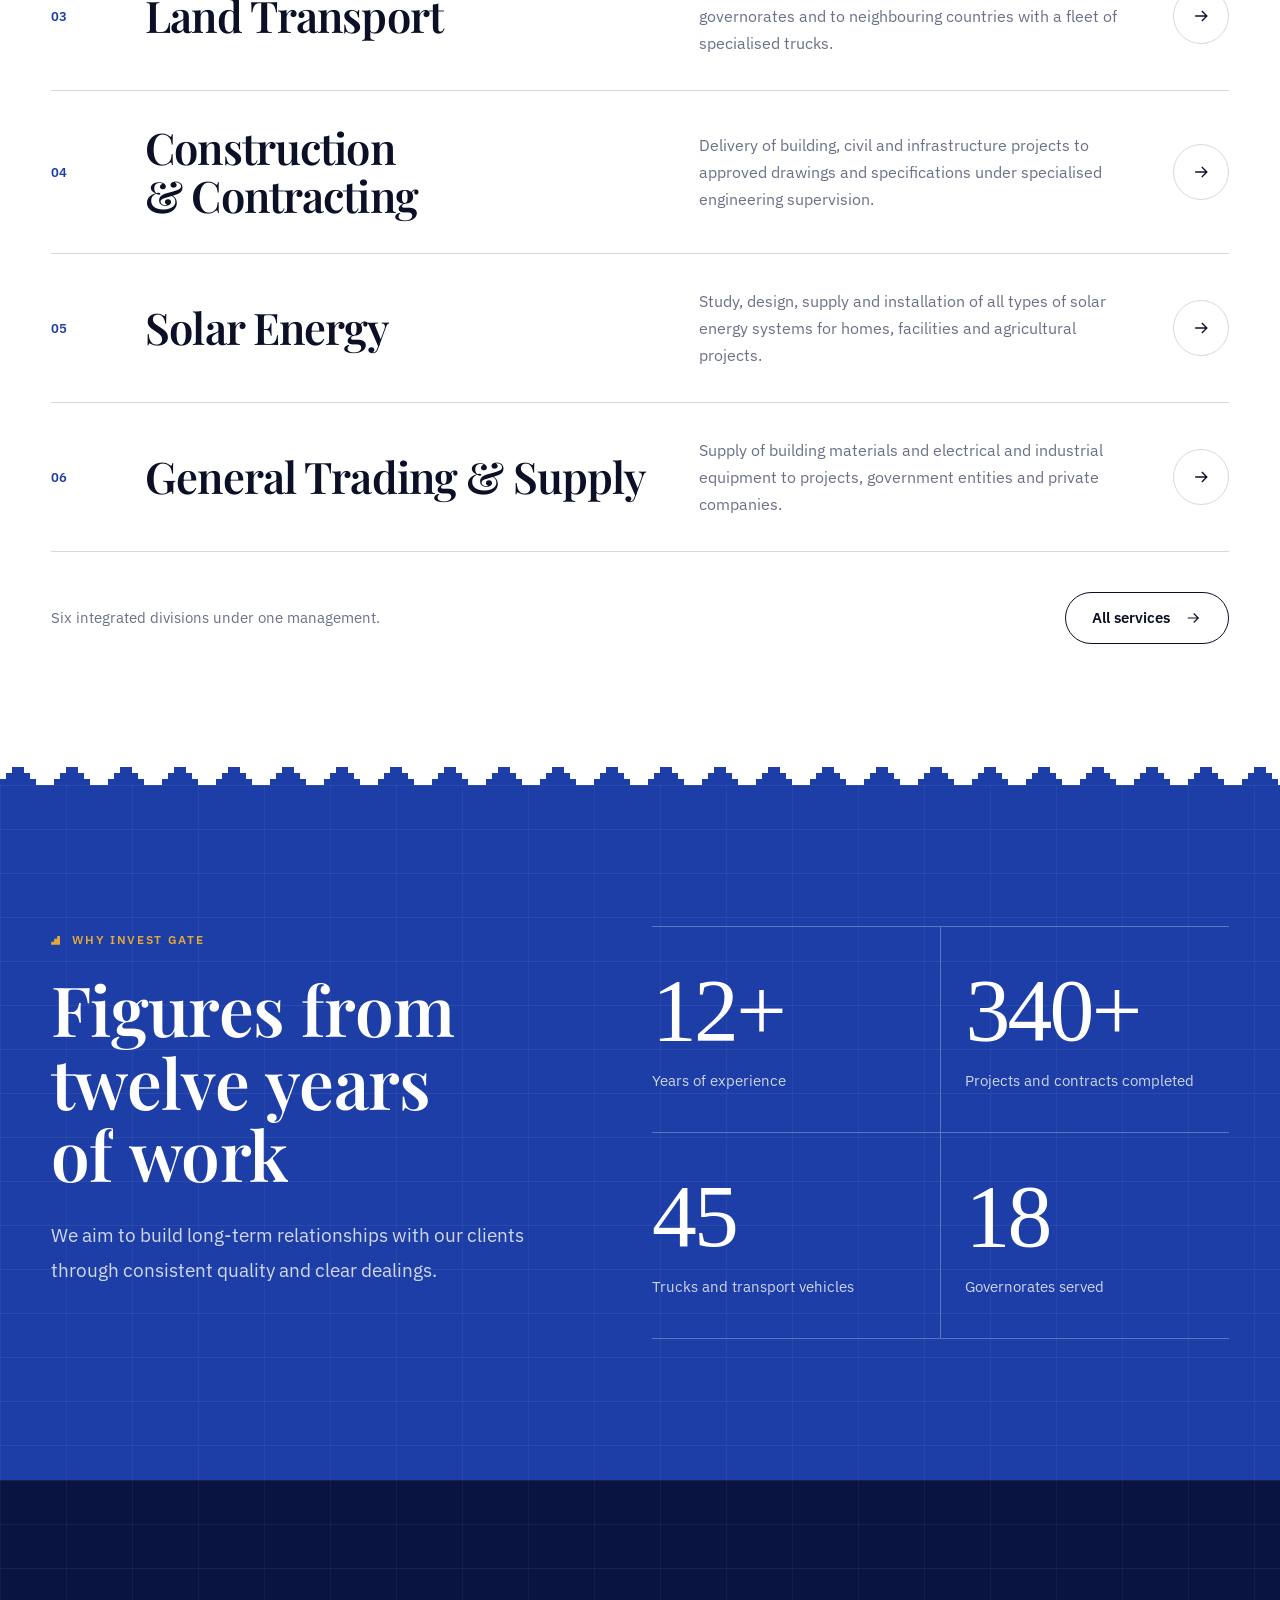
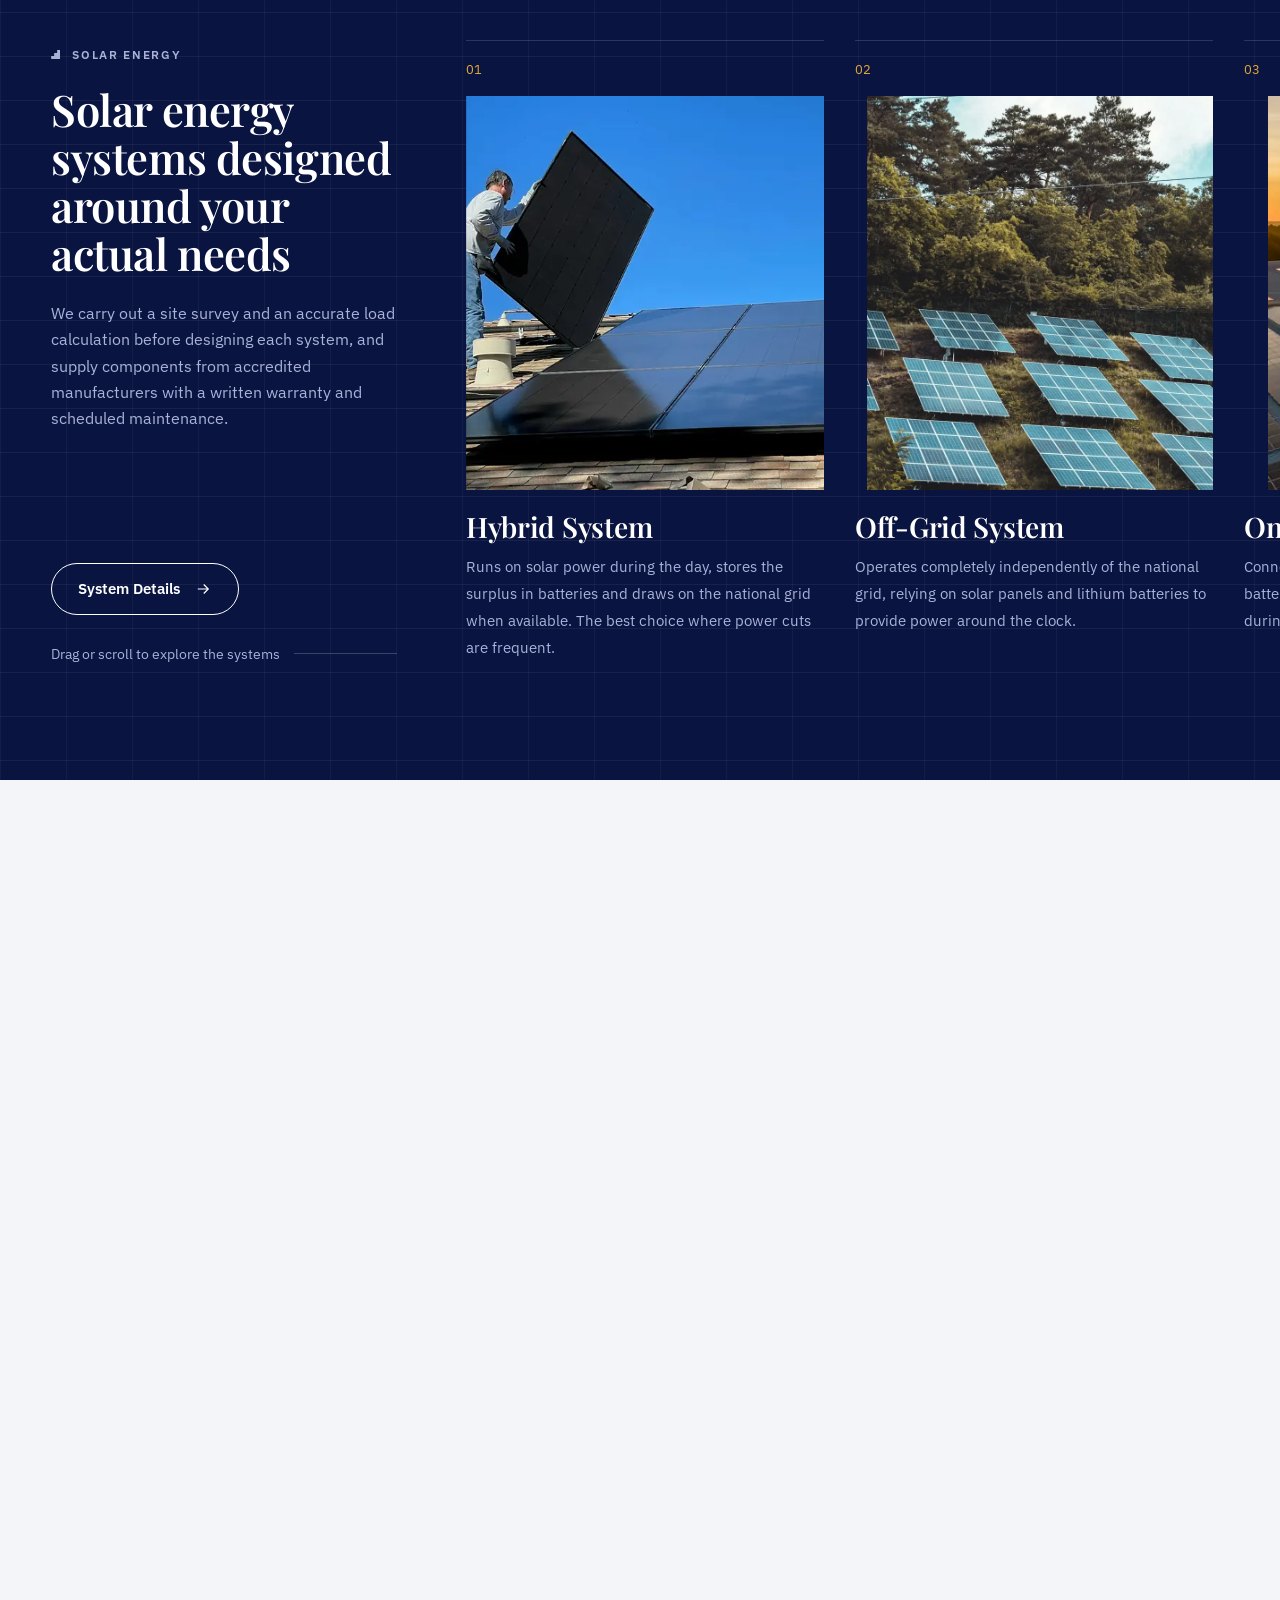
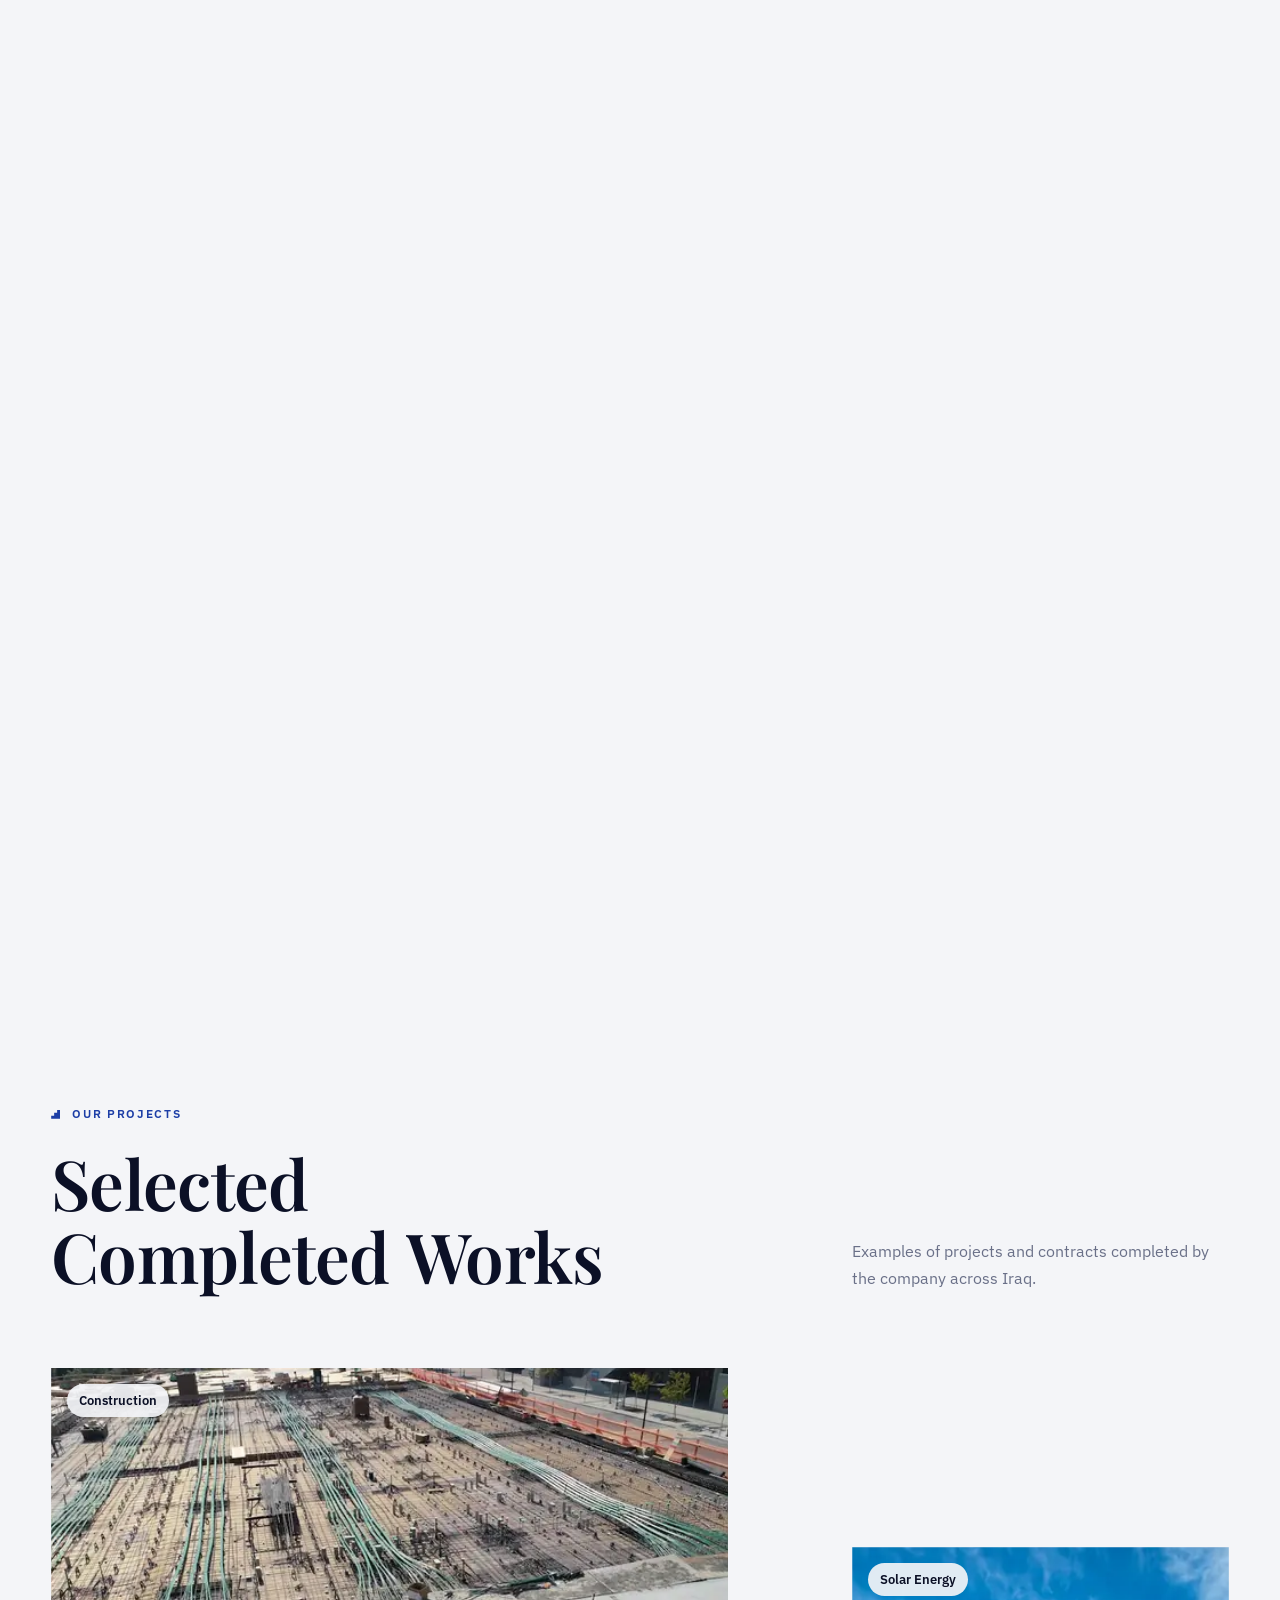
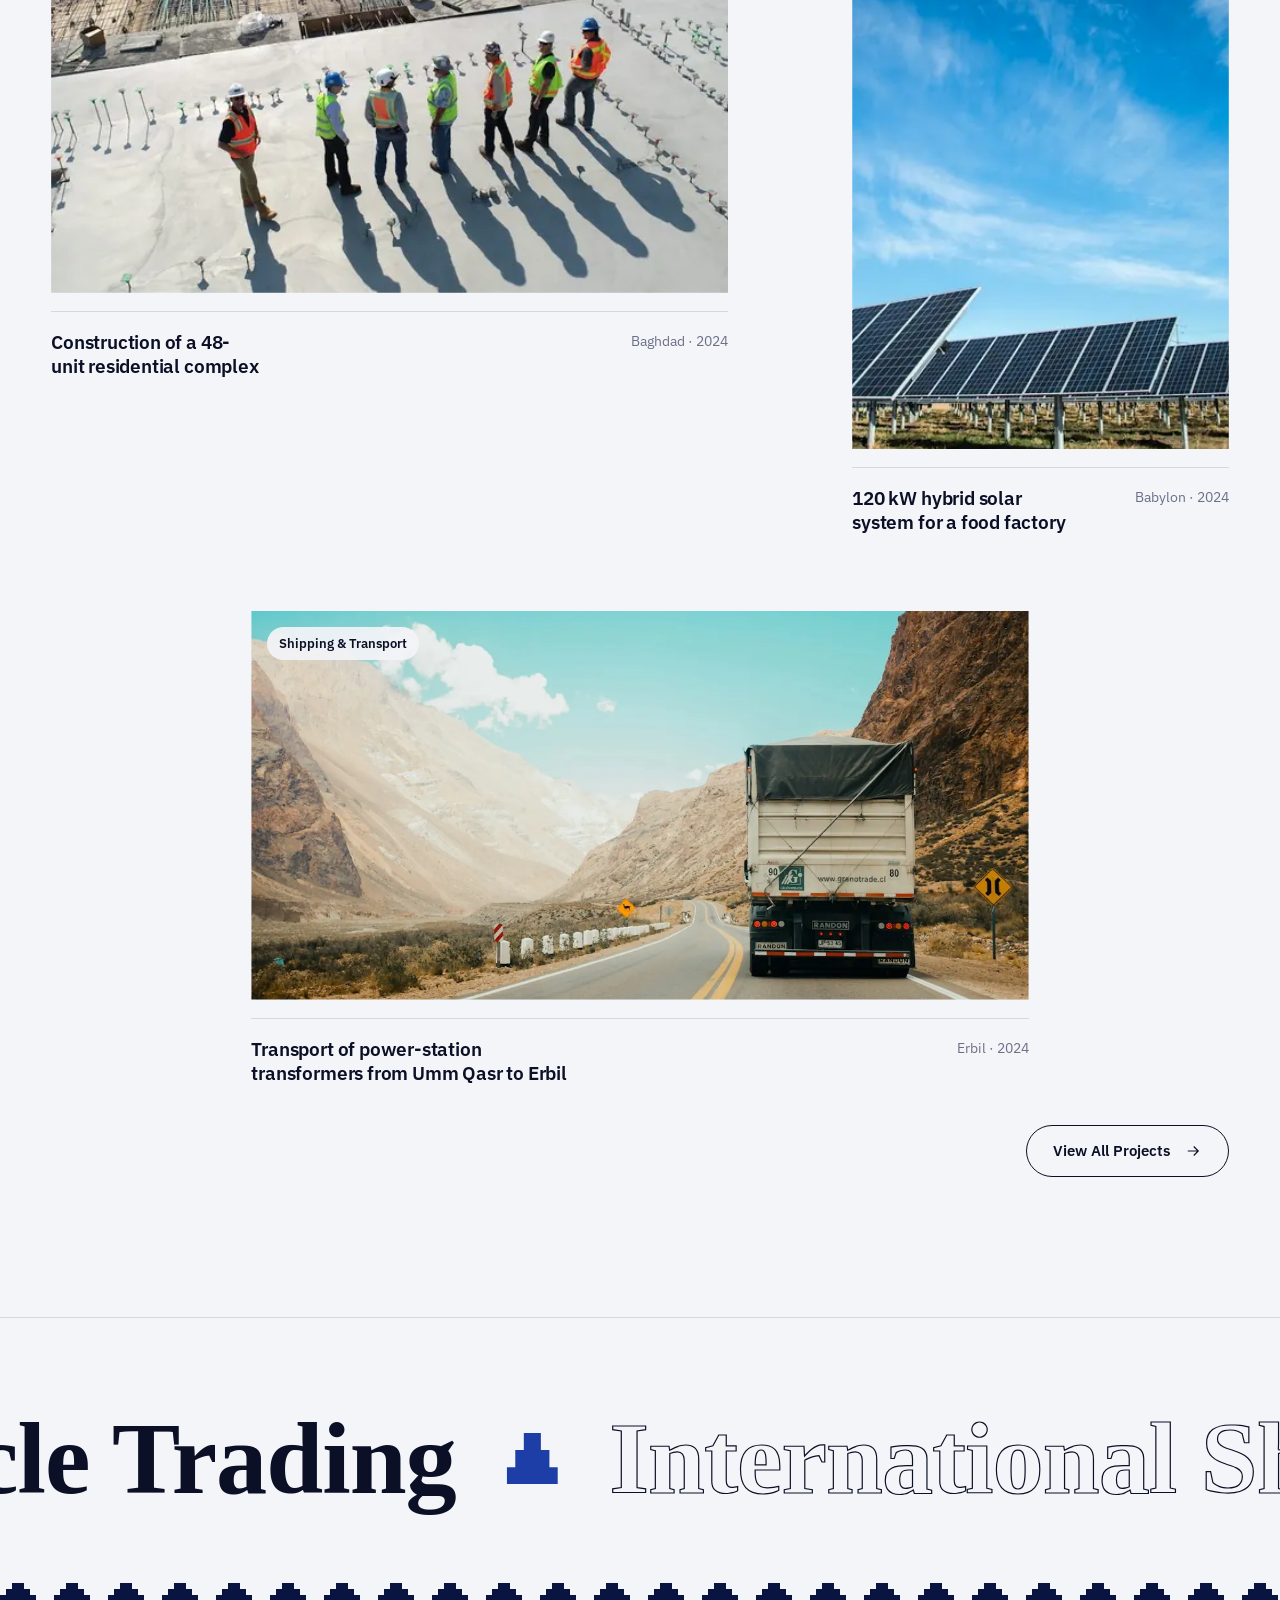
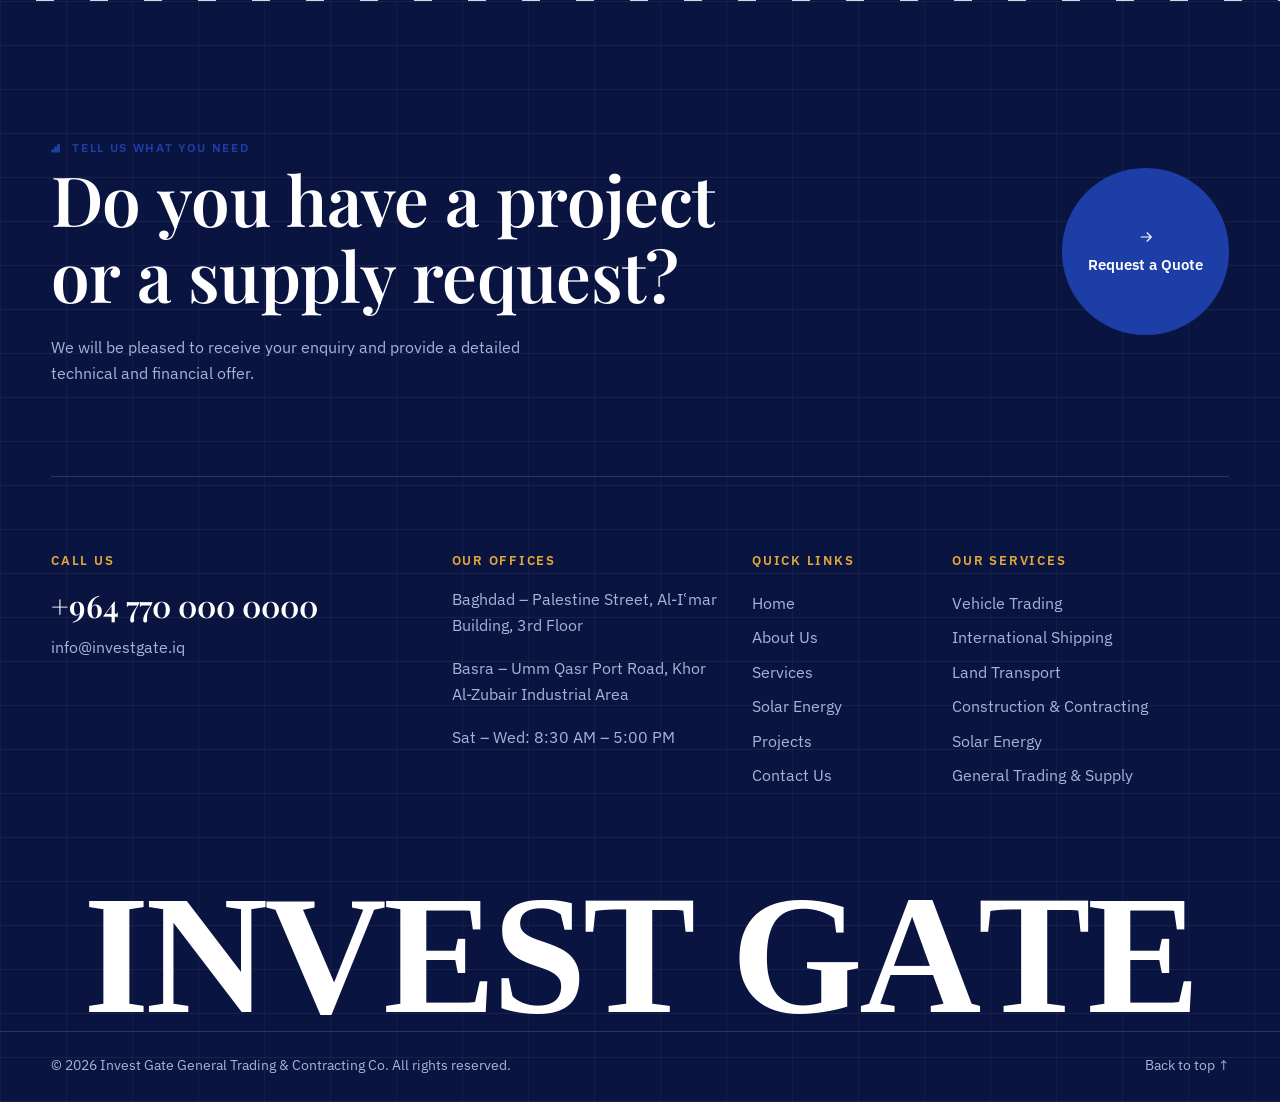
<file: invest-gate/en/index.html>
<!doctype html>
<html lang="en" dir="ltr">
<head>
<meta charset="utf-8">
<meta name="viewport" content="width=device-width, initial-scale=1, viewport-fit=cover">
<title>Invest Gate General Trading &amp; Contracting</title>
<meta name="description" content="Invest Gate General Trading &amp; Contracting: vehicle trading, international shipping, land transport, construction and solar energy systems in Iraq.">
<link rel="canonical" href="https://ahmad-ali-99.github.io/investgate/en/">
<link rel="alternate" hreflang="ar" href="https://ahmad-ali-99.github.io/investgate/"><link rel="alternate" hreflang="ckb" href="https://ahmad-ali-99.github.io/investgate/ku/"><link rel="alternate" hreflang="en" href="https://ahmad-ali-99.github.io/investgate/en/"><link rel="alternate" hreflang="x-default" href="https://ahmad-ali-99.github.io/investgate/">
<meta property="og:type" content="website">
<meta property="og:site_name" content="Invest Gate General Trading &amp; Contracting">
<meta property="og:title" content="Invest Gate General Trading &amp; Contracting">
<meta property="og:description" content="Invest Gate General Trading &amp; Contracting: vehicle trading, international shipping, land transport, construction and solar energy systems in Iraq.">
<meta property="og:url" content="https://ahmad-ali-99.github.io/investgate/en/">
<meta property="og:image" content="https://ahmad-ali-99.github.io/investgate/og.jpg">
<meta property="og:image:width" content="1200"><meta property="og:image:height" content="630">
<meta property="og:locale" content="en_US">
<meta name="twitter:card" content="summary_large_image">
<meta name="theme-color" content="#0a1440">
<link rel="icon" href="../favicon.svg" type="image/svg+xml">
<link rel="apple-touch-icon" href="../apple-touch-icon.png">
<script>(function(h){h.classList.add('js');try{var s=sessionStorage;if(s.getItem('ig-seen')||matchMedia('(prefers-reduced-motion: reduce)').matches)h.classList.add('no-loader');if(s.getItem('ig-pt')){h.classList.add('pt-in');s.removeItem('ig-pt')}}catch(e){h.classList.add('no-loader')}})(document.documentElement)</script>
<link rel="preload" href="../assets/fonts/playfairdisplay-latin-48d1e9.woff2" as="font" type="font/woff2" crossorigin><link rel="preload" href="../assets/fonts/ibmplexsans-latin-a68a20.woff2" as="font" type="font/woff2" crossorigin>
<link rel="stylesheet" href="../assets/css/fonts.css">
<link rel="stylesheet" href="../assets/css/main.css">
</head>
<body>
<a class="skip" href="#main">Skip to content</a>
<div class="ldr" aria-hidden="true"><div class="ldr__mid"><svg class="ldr__mark" viewBox="0 0 48 48" aria-hidden="true"><path class="m b" fill-rule="evenodd" d="M6 16H42V44H6Z M17 44V32A7 7 0 0 1 31 32V44Z"/><rect class="m b" x="6" y="11" width="8" height="5"/><rect class="m b" x="20" y="11" width="8" height="5"/><rect class="m b" x="34" y="11" width="8" height="5"/><rect class="m b" x="8" y="7" width="4" height="4"/><rect class="m b" x="22" y="7" width="4" height="4"/><rect class="m b" x="36" y="7" width="4" height="4"/></svg><div class="ldr__name">Invest Gate<small>INVEST GATE</small></div></div><div class="ldr__count">0</div></div>
<div class="pt" aria-hidden="true"></div>
<header class="hdr" id="top">
  <div class="wrap hdr__in">
    <a class="brand" href="index.html" aria-label="Invest Gate"><svg class="brand__mark" viewBox="0 0 48 48" aria-hidden="true"><path class="m b" fill-rule="evenodd" d="M6 16H42V44H6Z M17 44V32A7 7 0 0 1 31 32V44Z"/><rect class="m b" x="6" y="11" width="8" height="5"/><rect class="m b" x="20" y="11" width="8" height="5"/><rect class="m b" x="34" y="11" width="8" height="5"/><rect class="m b" x="8" y="7" width="4" height="4"/><rect class="m b" x="22" y="7" width="4" height="4"/><rect class="m b" x="36" y="7" width="4" height="4"/></svg><span class="brand__txt"><b>Invest Gate</b><small>GENERAL TRADING &amp; CONTRACTING</small></span></a>
    <nav class="nav" aria-label="Menu"><a href="index.html" aria-current="page">Home</a><a href="about.html">About Us</a><a href="services.html">Services</a><a href="solar.html">Solar Energy</a><a href="projects.html">Projects</a><a href="contact.html">Contact Us</a></nav>
    <div class="langs"><a href="../index.html" lang="ar" hreflang="ar">عربي</a><span class="sep"></span><a href="../ku/index.html" lang="ckb" hreflang="ckb">کوردی</a><span class="sep"></span><a href="../en/index.html" lang="en" hreflang="en" aria-current="true">EN</a></div>
    <a class="btn hdr__cta" href="contact.html"><span>Request a Quote</span></a>
    <button class="menu-btn" type="button" aria-expanded="false" aria-controls="ovl"><span>Menu</span><i></i></button>
  </div>
</header>
<div class="ovl bricks" id="ovl" role="dialog" aria-modal="true" aria-label="Menu">
  <div class="wrap ovl__top"><a class="brand" href="index.html" aria-label="Invest Gate"><svg class="brand__mark" viewBox="0 0 48 48" aria-hidden="true"><path class="m b" fill-rule="evenodd" d="M6 16H42V44H6Z M17 44V32A7 7 0 0 1 31 32V44Z"/><rect class="m b" x="6" y="11" width="8" height="5"/><rect class="m b" x="20" y="11" width="8" height="5"/><rect class="m b" x="34" y="11" width="8" height="5"/><rect class="m b" x="8" y="7" width="4" height="4"/><rect class="m b" x="22" y="7" width="4" height="4"/><rect class="m b" x="36" y="7" width="4" height="4"/></svg><span class="brand__txt"><b>Invest Gate</b><small>GENERAL TRADING &amp; CONTRACTING</small></span></a><button class="ovl__close" type="button"><span>Close</span><i></i></button></div>
  <div class="wrap ovl__body">
    <ol class="ovl__links"><li><a href="index.html"><i>01</i>Home</a></li><li><a href="about.html"><i>02</i>About Us</a></li><li><a href="services.html"><i>03</i>Services</a></li><li><a href="solar.html"><i>04</i>Solar Energy</a></li><li><a href="projects.html"><i>05</i>Projects</a></li><li><a href="contact.html"><i>06</i>Contact Us</a></li></ol>
    <div class="ovl__aside">
      <div><h4>Call us</h4><a class="ltr" href="tel:+9647700000000">+964 770 000 0000</a><br><a href="mailto:info@investgate.iq">info@investgate.iq</a></div>
      <div><h4>Our offices</h4><p>Baghdad – Palestine Street, Al-Iʿmar Building, 3rd Floor<br>Basra – Umm Qasr Port Road, Khor Al-Zubair Industrial Area</p></div>
      <div><h4>Choose language</h4><div class="langs"><a href="../index.html" lang="ar" hreflang="ar">عربي</a><span class="sep"></span><a href="../ku/index.html" lang="ckb" hreflang="ckb">کوردی</a><span class="sep"></span><a href="../en/index.html" lang="en" hreflang="en" aria-current="true">EN</a></div></div>
    </div>
  </div>
</div>
<main id="main">
<section class="gate bricks" aria-label="Invest Gate General Trading &amp; Contracting">
  <div class="gate__media" aria-hidden="true"><img src="../img/hero-port-1600.webp" srcset="../img/hero-port-800.webp 800w, ../img/hero-port-1600.webp 1600w" sizes="100vw" width="1600" height="1067" alt="" fetchpriority="high" decoding="async"></div>
  <div class="wrap gate__in">
    <div class="gate__copy">
      <p class="gate__meta">Founded in Baghdad, 2012</p>
      <h1 class="gate__title"><span class="ln">Your gateway to</span><span class="ln">trade, construction</span><span class="ln">and clean energy</span></h1>
      <p class="gate__sub">An Iraqi company providing vehicle trading, international shipping, land transport, construction contracting and solar energy systems, under one management and one point of responsibility.</p>
      <div class="gate__actions"><a class="btn btn--light" href="services.html"><span>Our Services</span><svg class="arr" viewBox="0 0 24 24" aria-hidden="true"><path d="M19 12H5M11 6l-6 6 6 6"/></svg></a><a class="btn btn--solid" href="contact.html"><span>Request a Quote</span><svg class="arr" viewBox="0 0 24 24" aria-hidden="true"><path d="M19 12H5M11 6l-6 6 6 6"/></svg></a></div>
    </div>
    <div class="gate__frame"><div class="gate__media"><img src="../img/hero-port-1600.webp" srcset="../img/hero-port-800.webp 800w, ../img/hero-port-1600.webp 1600w" sizes="(max-width: 860px) 90vw, 34vw" width="1600" height="1067" alt="" fetchpriority="high" decoding="async"></div></div>
  </div>
  <div class="gate__caption" aria-hidden="true"><div class="wrap"><ul><li><span>01</span>Vehicle Trading</li><li><span>02</span>International Shipping</li><li><span>03</span>Land Transport</li><li><span>04</span>Construction & Contracting</li><li><span>05</span>Solar Energy</li><li><span>06</span>General Trading & Supply</li></ul></div></div>
  <div class="scroll-cue" aria-hidden="true"><i></i>Scroll</div>
</section>

<section class="sec bg-paper">
  <div class="wrap intro__grid">
    <div class="intro__meta" data-reveal><b>2012</b><span>Founded in Baghdad, 2012</span></div>
    <p class="intro__text" data-scrub>Since 2012, Invest Gate has shortened the path for its clients: we import goods, ship them and deliver them to site, then build those sites and power them with solar energy, on a clear schedule and at a written price.</p>
    <div class="intro__link" data-reveal><a class="link-u" href="about.html">About the company<svg class="arr" viewBox="0 0 24 24" aria-hidden="true"><path d="M19 12H5M11 6l-6 6 6 6"/></svg></a></div>
  </div>
</section>

<section class="sec bg-white">
  <div class="wrap">
    <div class="shead"><div><p class="eyebrow">Our Services</p><h2 class="h-l" data-split>Areas of Activity</h2></div><p data-reveal>The company works in six connected areas, allowing clients to obtain a complete service from a single provider.</p></div>
    <ul class="rows"><li class="row"><span class="row__i">01</span><h3 class="row__t">Vehicle Trading</h3><p class="row__d">Import and sale of new and used vehicles, including technical inspection, shipping, customs clearance and registration.</p><span class="row__go"><svg class="arr" viewBox="0 0 24 24" aria-hidden="true"><path d="M19 12H5M11 6l-6 6 6 6"/></svg></span><div class="row__thumb"><img src="../img/cars-1600.webp" srcset="../img/cars-800.webp 800w, ../img/cars-1600.webp 1600w" sizes="90vw" width="1200" height="800" alt="" loading="lazy" decoding="async"></div><a class="cover" href="services.html#cars" aria-label="Vehicle Trading"></a></li><li class="row"><span class="row__i">02</span><h3 class="row__t">International Shipping</h3><p class="row__d">Sea and air freight from around the world to Iraq, with customs clearance, cargo insurance and shipment tracking.</p><span class="row__go"><svg class="arr" viewBox="0 0 24 24" aria-hidden="true"><path d="M19 12H5M11 6l-6 6 6 6"/></svg></span><div class="row__thumb"><img src="../img/shipping-1600.webp" srcset="../img/shipping-800.webp 800w, ../img/shipping-1600.webp 1600w" sizes="90vw" width="1200" height="800" alt="" loading="lazy" decoding="async"></div><a class="cover" href="services.html#shipping" aria-label="International Shipping"></a></li><li class="row"><span class="row__i">03</span><h3 class="row__t">Land Transport</h3><p class="row__d">Transport of goods and equipment between Iraqi governorates and to neighbouring countries with a fleet of specialised trucks.</p><span class="row__go"><svg class="arr" viewBox="0 0 24 24" aria-hidden="true"><path d="M19 12H5M11 6l-6 6 6 6"/></svg></span><div class="row__thumb"><img src="../img/transport-1600.webp" srcset="../img/transport-800.webp 800w, ../img/transport-1600.webp 1600w" sizes="90vw" width="1200" height="800" alt="" loading="lazy" decoding="async"></div><a class="cover" href="services.html#transport" aria-label="Land Transport"></a></li><li class="row"><span class="row__i">04</span><h3 class="row__t">Construction & Contracting</h3><p class="row__d">Delivery of building, civil and infrastructure projects to approved drawings and specifications under specialised engineering supervision.</p><span class="row__go"><svg class="arr" viewBox="0 0 24 24" aria-hidden="true"><path d="M19 12H5M11 6l-6 6 6 6"/></svg></span><div class="row__thumb"><img src="../img/construction-1600.webp" srcset="../img/construction-800.webp 800w, ../img/construction-1600.webp 1600w" sizes="90vw" width="1200" height="795" alt="" loading="lazy" decoding="async"></div><a class="cover" href="services.html#construction" aria-label="Construction &amp; Contracting"></a></li><li class="row"><span class="row__i">05</span><h3 class="row__t">Solar Energy</h3><p class="row__d">Study, design, supply and installation of all types of solar energy systems for homes, facilities and agricultural projects.</p><span class="row__go"><svg class="arr" viewBox="0 0 24 24" aria-hidden="true"><path d="M19 12H5M11 6l-6 6 6 6"/></svg></span><div class="row__thumb"><img src="../img/solar-install-1600.webp" srcset="../img/solar-install-800.webp 800w, ../img/solar-install-1600.webp 1600w" sizes="90vw" width="1200" height="672" alt="" loading="lazy" decoding="async"></div><a class="cover" href="solar.html" aria-label="Solar Energy"></a></li><li class="row"><span class="row__i">06</span><h3 class="row__t">General Trading & Supply</h3><p class="row__d">Supply of building materials and electrical and industrial equipment to projects, government entities and private companies.</p><span class="row__go"><svg class="arr" viewBox="0 0 24 24" aria-hidden="true"><path d="M19 12H5M11 6l-6 6 6 6"/></svg></span><div class="row__thumb"><img src="../img/warehouse-2-1600.webp" srcset="../img/warehouse-2-800.webp 800w, ../img/warehouse-2-1600.webp 1600w" sizes="90vw" width="1000" height="1333" alt="" loading="lazy" decoding="async"></div><a class="cover" href="services.html#trading" aria-label="General Trading &amp; Supply"></a></li></ul>
    <div class="rows-foot"><span>Six integrated divisions under one management.</span><a class="btn " href="services.html"><span>All services</span><svg class="arr" viewBox="0 0 24 24" aria-hidden="true"><path d="M19 12H5M11 6l-6 6 6 6"/></svg></a></div>
  </div>
  <div class="hover-media" aria-hidden="true"><img src="../img/cars-800.webp" alt="" loading="lazy" decoding="async"><img src="../img/shipping-800.webp" alt="" loading="lazy" decoding="async"><img src="../img/transport-800.webp" alt="" loading="lazy" decoding="async"><img src="../img/construction-800.webp" alt="" loading="lazy" decoding="async"><img src="../img/solar-install-800.webp" alt="" loading="lazy" decoding="async"><img src="../img/warehouse-2-800.webp" alt="" loading="lazy" decoding="async"></div>
</section>

<section class="sec bg-lapis bricks crenel">
  <div class="wrap nums__grid">
    <div class="nums__head"><p class="eyebrow">Why Invest Gate</p><h2 class="h-l" data-split>Figures from twelve years of work</h2><p class="lead" data-reveal style="margin-top:28px;color:rgba(255,255,255,.8)">We aim to build long-term relationships with our clients through consistent quality and clear dealings.</p></div>
    <div class="nums__list" data-stagger><div class="num"><b data-count="12" data-suffix="+">12+</b><span>Years of experience</span></div><div class="num"><b data-count="340" data-suffix="+">340+</b><span>Projects and contracts completed</span></div><div class="num"><b data-count="45">45</b><span>Trucks and transport vehicles</span></div><div class="num"><b data-count="18">18</b><span>Governorates served</span></div></div>
  </div>
</section>

<section class="hs bricks" aria-label="Solar Energy">
  <div class="hs__pin">
    <div class="hs__row">
      <div class="hs__intro">
        <div><p class="eyebrow">Solar Energy</p><h2 class="h-m">Solar energy systems designed around your actual needs</h2><p style="margin-top:22px">We carry out a site survey and an accurate load calculation before designing each system, and supply components from accredited manufacturers with a written warranty and scheduled maintenance.</p></div>
        <div><a class="btn btn--light" href="solar.html"><span>System Details</span><svg class="arr" viewBox="0 0 24 24" aria-hidden="true"><path d="M19 12H5M11 6l-6 6 6 6"/></svg></a><div class="hs__hint"><span>Drag or scroll to explore the systems</span><span class="hs__bar"><i></i></span></div></div>
      </div>
      <div class="hs__track"><article class="hs__card"><div class="k"><span>01</span><span></span></div><div class="hs__img"><img src="../img/solar-roof-1600.webp" srcset="../img/solar-roof-800.webp 800w, ../img/solar-roof-1600.webp 1600w" sizes="(max-width: 860px) 78vw, 30vw" width="1200" height="900" alt="Hybrid System" loading="lazy" decoding="async"></div><h3>Hybrid System</h3><p>Runs on solar power during the day, stores the surplus in batteries and draws on the national grid when available. The best choice where power cuts are frequent.</p></article><article class="hs__card"><div class="k"><span>02</span><span></span></div><div class="hs__img"><img src="../img/solar-rural-1600.webp" srcset="../img/solar-rural-800.webp 800w, ../img/solar-rural-1600.webp 1600w" sizes="(max-width: 860px) 78vw, 30vw" width="1000" height="1500" alt="Off-Grid System" loading="lazy" decoding="async"></div><h3>Off-Grid System</h3><p>Operates completely independently of the national grid, relying on solar panels and lithium batteries to provide power around the clock.</p></article><article class="hs__card"><div class="k"><span>03</span><span></span></div><div class="hs__img"><img src="../img/hero-solar-1600.webp" srcset="../img/hero-solar-800.webp 800w, ../img/hero-solar-1600.webp 1600w" sizes="(max-width: 860px) 78vw, 30vw" width="1600" height="1082" alt="On-Grid System" loading="lazy" decoding="async"></div><h3>On-Grid System</h3><p>Connects directly to the national grid without batteries, reducing electricity and fuel consumption during daylight hours at a lower cost.</p></article><article class="hs__card"><div class="k"><span>04</span><span></span></div><div class="hs__img"><img src="../img/solar-field-1600.webp" srcset="../img/solar-field-800.webp 800w, ../img/solar-field-1600.webp 1600w" sizes="(max-width: 860px) 78vw, 30vw" width="1000" height="563" alt="Solar Water Pumping" loading="lazy" decoding="async"></div><h3>Solar Water Pumping</h3><p>Runs submersible and surface pumps directly on solar power for irrigation, without fuel or batteries.</p></article><article class="hs__card"><div class="k"><span>05</span><span></span></div><div class="hs__img"><img src="../img/solar-plant-1600.webp" srcset="../img/solar-plant-800.webp 800w, ../img/solar-plant-1600.webp 1600w" sizes="(max-width: 860px) 78vw, 30vw" width="1200" height="798" alt="Commercial &amp; Industrial Plants" loading="lazy" decoding="async"></div><h3>Commercial & Industrial Plants</h3><p>Ground-mounted or rooftop plants from 100 kW upwards, with an economic feasibility study and complete engineering design.</p></article><article class="hs__card"><div class="k"><span>06</span><span></span></div><div class="hs__img"><img src="../img/solar-panel-1600.webp" srcset="../img/solar-panel-800.webp 800w, ../img/solar-panel-1600.webp 1600w" sizes="(max-width: 860px) 78vw, 30vw" width="1000" height="750" alt="Solar Lighting &amp; Water Heaters" loading="lazy" decoding="async"></div><h3>Solar Lighting & Water Heaters</h3><p>Integrated solar street lights for roads, complexes and parks, and solar water heaters for homes, hotels and hospitals.</p></article></div>
      <div class="hs__end"><p>Would you like to install a solar energy system?</p><a class="btn btn--light" href="contact.html"><span>Request a Quote</span><svg class="arr" viewBox="0 0 24 24" aria-hidden="true"><path d="M19 12H5M11 6l-6 6 6 6"/></svg></a></div>
    </div>
  </div>
</section>

<section class="sec bg-paper">
  <div class="wrap">
    <div class="shead"><div><p class="eyebrow">Our Projects</p><h2 class="h-l" data-split>Selected Completed Works</h2></div><p data-reveal>Examples of projects and contracts completed by the company across Iraq.</p></div>
    <div class="works__grid">
      <a class="work work--a" href="projects.html" data-cat="construction">
  <div class="work__img" data-img data-par><span class="pill">Construction</span><img src="../img/site-1600.webp" srcset="../img/site-800.webp 800w, ../img/site-1600.webp 1600w" sizes="(max-width: 860px) 100vw, 58vw" width="1200" height="800" alt="Construction of a 48-unit residential complex" loading="lazy" decoding="async"></div>
  <div class="work__cap"><h3>Construction of a 48-unit residential complex</h3><span>Baghdad · 2024</span></div>
</a>
      <a class="work work--b" href="projects.html" data-cat="solar">
  <div class="work__img" data-img data-par><span class="pill">Solar Energy</span><img src="../img/solar-rows-1600.webp" srcset="../img/solar-rows-800.webp 800w, ../img/solar-rows-1600.webp 1600w" sizes="(max-width: 860px) 100vw, 34vw" width="1000" height="666" alt="120 kW hybrid solar system for a food factory" loading="lazy" decoding="async"></div>
  <div class="work__cap"><h3>120 kW hybrid solar system for a food factory</h3><span>Babylon · 2024</span></div>
</a>
      <a class="work work--c" href="projects.html" data-cat="logistics">
  <div class="work__img" data-img data-par><span class="pill">Shipping & Transport</span><img src="../img/transport-2-1600.webp" srcset="../img/transport-2-800.webp 800w, ../img/transport-2-1600.webp 1600w" sizes="(max-width: 860px) 100vw, 66vw" width="1200" height="795" alt="Transport of power-station transformers from Umm Qasr to Erbil" loading="lazy" decoding="async"></div>
  <div class="work__cap"><h3>Transport of power-station transformers from Umm Qasr to Erbil</h3><span>Erbil · 2024</span></div>
</a>
    </div>
    <div class="rows-foot"><span></span><a class="btn " href="projects.html"><span>View All Projects</span><svg class="arr" viewBox="0 0 24 24" aria-hidden="true"><path d="M19 12H5M11 6l-6 6 6 6"/></svg></a></div>
  </div>
</section>

<section class="mq bg-paper" aria-hidden="true"><div class="mq__track"><span class="mq__item">Vehicle Trading<svg class="mq__sep" viewBox="0 0 36 36" aria-hidden="true"><path d="M0 36V24H6V12H12V0H24V12H30V24H36V36Z"/></svg></span><span class="mq__item">International Shipping<svg class="mq__sep" viewBox="0 0 36 36" aria-hidden="true"><path d="M0 36V24H6V12H12V0H24V12H30V24H36V36Z"/></svg></span><span class="mq__item">Land Transport<svg class="mq__sep" viewBox="0 0 36 36" aria-hidden="true"><path d="M0 36V24H6V12H12V0H24V12H30V24H36V36Z"/></svg></span><span class="mq__item">Construction & Contracting<svg class="mq__sep" viewBox="0 0 36 36" aria-hidden="true"><path d="M0 36V24H6V12H12V0H24V12H30V24H36V36Z"/></svg></span><span class="mq__item">Solar Energy<svg class="mq__sep" viewBox="0 0 36 36" aria-hidden="true"><path d="M0 36V24H6V12H12V0H24V12H30V24H36V36Z"/></svg></span><span class="mq__item">General Trading & Supply<svg class="mq__sep" viewBox="0 0 36 36" aria-hidden="true"><path d="M0 36V24H6V12H12V0H24V12H30V24H36V36Z"/></svg></span><span class="mq__item">Vehicle Trading<svg class="mq__sep" viewBox="0 0 36 36" aria-hidden="true"><path d="M0 36V24H6V12H12V0H24V12H30V24H36V36Z"/></svg></span><span class="mq__item">International Shipping<svg class="mq__sep" viewBox="0 0 36 36" aria-hidden="true"><path d="M0 36V24H6V12H12V0H24V12H30V24H36V36Z"/></svg></span><span class="mq__item">Land Transport<svg class="mq__sep" viewBox="0 0 36 36" aria-hidden="true"><path d="M0 36V24H6V12H12V0H24V12H30V24H36V36Z"/></svg></span><span class="mq__item">Construction & Contracting<svg class="mq__sep" viewBox="0 0 36 36" aria-hidden="true"><path d="M0 36V24H6V12H12V0H24V12H30V24H36V36Z"/></svg></span><span class="mq__item">Solar Energy<svg class="mq__sep" viewBox="0 0 36 36" aria-hidden="true"><path d="M0 36V24H6V12H12V0H24V12H30V24H36V36Z"/></svg></span><span class="mq__item">General Trading & Supply<svg class="mq__sep" viewBox="0 0 36 36" aria-hidden="true"><path d="M0 36V24H6V12H12V0H24V12H30V24H36V36Z"/></svg></span></div></section>
</main>
<div class="edge" aria-hidden="true"></div>
<div class="foot-wrap"><footer class="ftr bricks">
  <div class="wrap">
    <div class="ftr__cta">
      <div><p class="eyebrow">Tell us what you need</p><h2 data-split>Do you have a project or a supply request?</h2><p>We will be pleased to receive your enquiry and provide a detailed technical and financial offer.</p></div>
      <div class="magnet-wrap"><a class="magnet" href="contact.html" data-magnetic><span><svg class="arr" viewBox="0 0 24 24" aria-hidden="true"><path d="M19 12H5M11 6l-6 6 6 6"/></svg>Request a Quote</span></a></div>
    </div>
    <div class="ftr__grid">
      <div class="ftr__col ftr__col--wide"><h4>Call us</h4><a class="big-tel ltr" href="tel:+9647700000000">+964 770 000 0000</a><a href="mailto:info@investgate.iq">info@investgate.iq</a></div>
      <div class="ftr__col"><h4>Our offices</h4><p>Baghdad – Palestine Street, Al-Iʿmar Building, 3rd Floor</p><p>Basra – Umm Qasr Port Road, Khor Al-Zubair Industrial Area</p><p>Sat – Wed: 8:30 AM – 5:00 PM</p></div>
      <div class="ftr__col ftr__col--sm"><h4>Quick Links</h4><ul><li><a href="index.html">Home</a></li><li><a href="about.html">About Us</a></li><li><a href="services.html">Services</a></li><li><a href="solar.html">Solar Energy</a></li><li><a href="projects.html">Projects</a></li><li><a href="contact.html">Contact Us</a></li></ul></div>
      <div class="ftr__col ftr__col--svc"><h4>Our Services</h4><ul><li><a href="services.html#cars">Vehicle Trading</a></li><li><a href="services.html#shipping">International Shipping</a></li><li><a href="services.html#transport">Land Transport</a></li><li><a href="services.html#construction">Construction & Contracting</a></li><li><a href="solar.html">Solar Energy</a></li><li><a href="services.html#trading">General Trading & Supply</a></li></ul></div>
    </div>
  </div>
  <div class="ftr__word" aria-hidden="true"><span>I</span><span>N</span><span>V</span><span>E</span><span>S</span><span>T</span><span>&nbsp;</span><span>G</span><span>A</span><span>T</span><span>E</span></div>
  <div class="wrap ftr__bottom"><span>© <span id="year">2026</span> Invest Gate General Trading & Contracting Co. All rights reserved.</span><a href="#top">Back to top ↑</a></div>
</footer></div>
<a class="wa" data-wa href="#" target="_blank" rel="noopener" aria-label="Contact us on WhatsApp"><svg viewBox="0 0 24 24" aria-hidden="true"><path d="M12 2a10 10 0 0 0-8.6 15.1L2 22l5-1.3A10 10 0 1 0 12 2zm0 18.2a8.2 8.2 0 0 1-4.2-1.2l-.3-.2-3 .8.8-2.9-.2-.3A8.2 8.2 0 1 1 12 20.2zm4.5-6.1c-.2-.1-1.5-.7-1.7-.8s-.4-.1-.6.1-.7.8-.8 1-.3.2-.5.1a6.7 6.7 0 0 1-3.3-2.9c-.3-.4.3-.4.7-1.4a.5.5 0 0 0 0-.4l-.8-1.9c-.2-.5-.4-.4-.6-.4h-.5a1 1 0 0 0-.7.3 3 3 0 0 0-.9 2.2 5.2 5.2 0 0 0 1.1 2.7 11.8 11.8 0 0 0 4.5 4c1.7.7 2.3.8 3.2.6a2.7 2.7 0 0 0 1.8-1.3 2.2 2.2 0 0 0 .2-1.3c-.1-.1-.3-.2-.6-.3z"/></svg></a>
<script src="../assets/vendor/gsap.min.js" defer></script>
<script src="../assets/vendor/ScrollTrigger.min.js" defer></script>
<script src="../assets/vendor/lenis.min.js" defer></script>
<script src="../assets/js/main.js" defer></script>
</body>
</html>
</file>
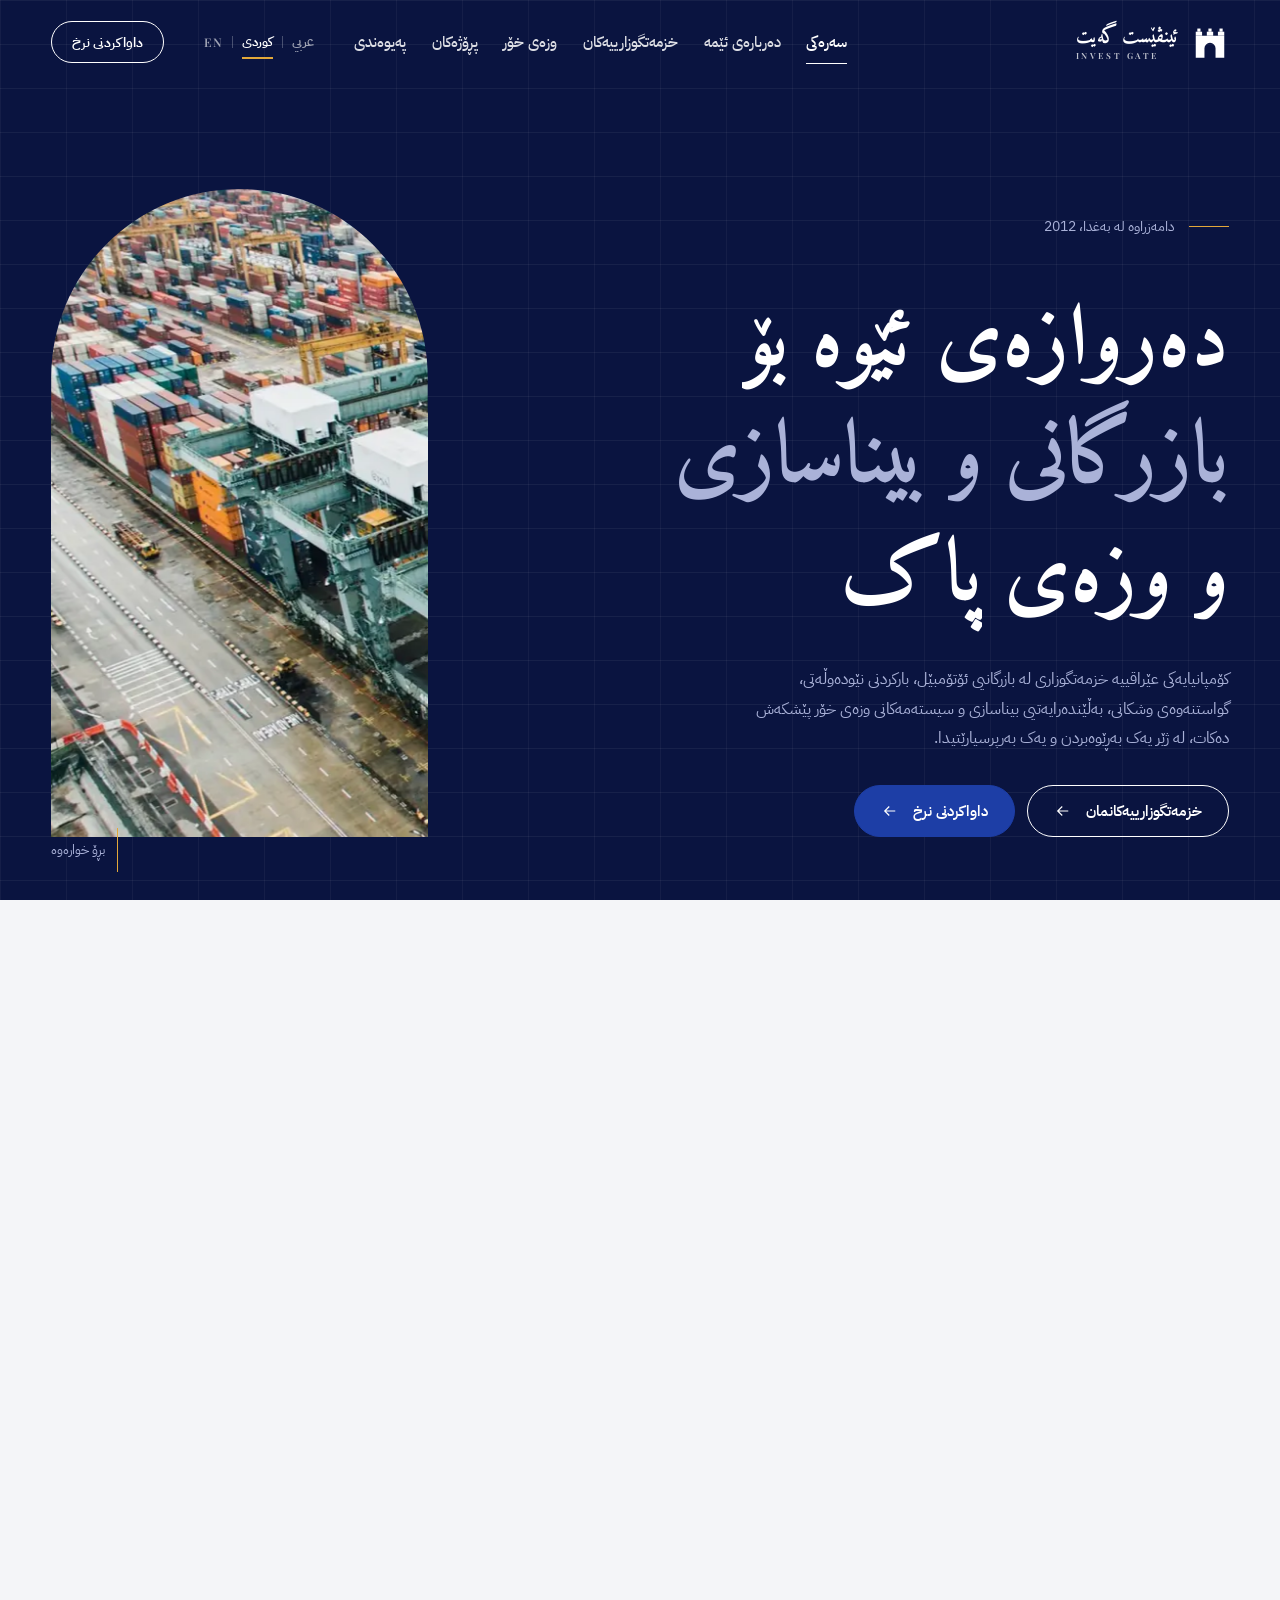
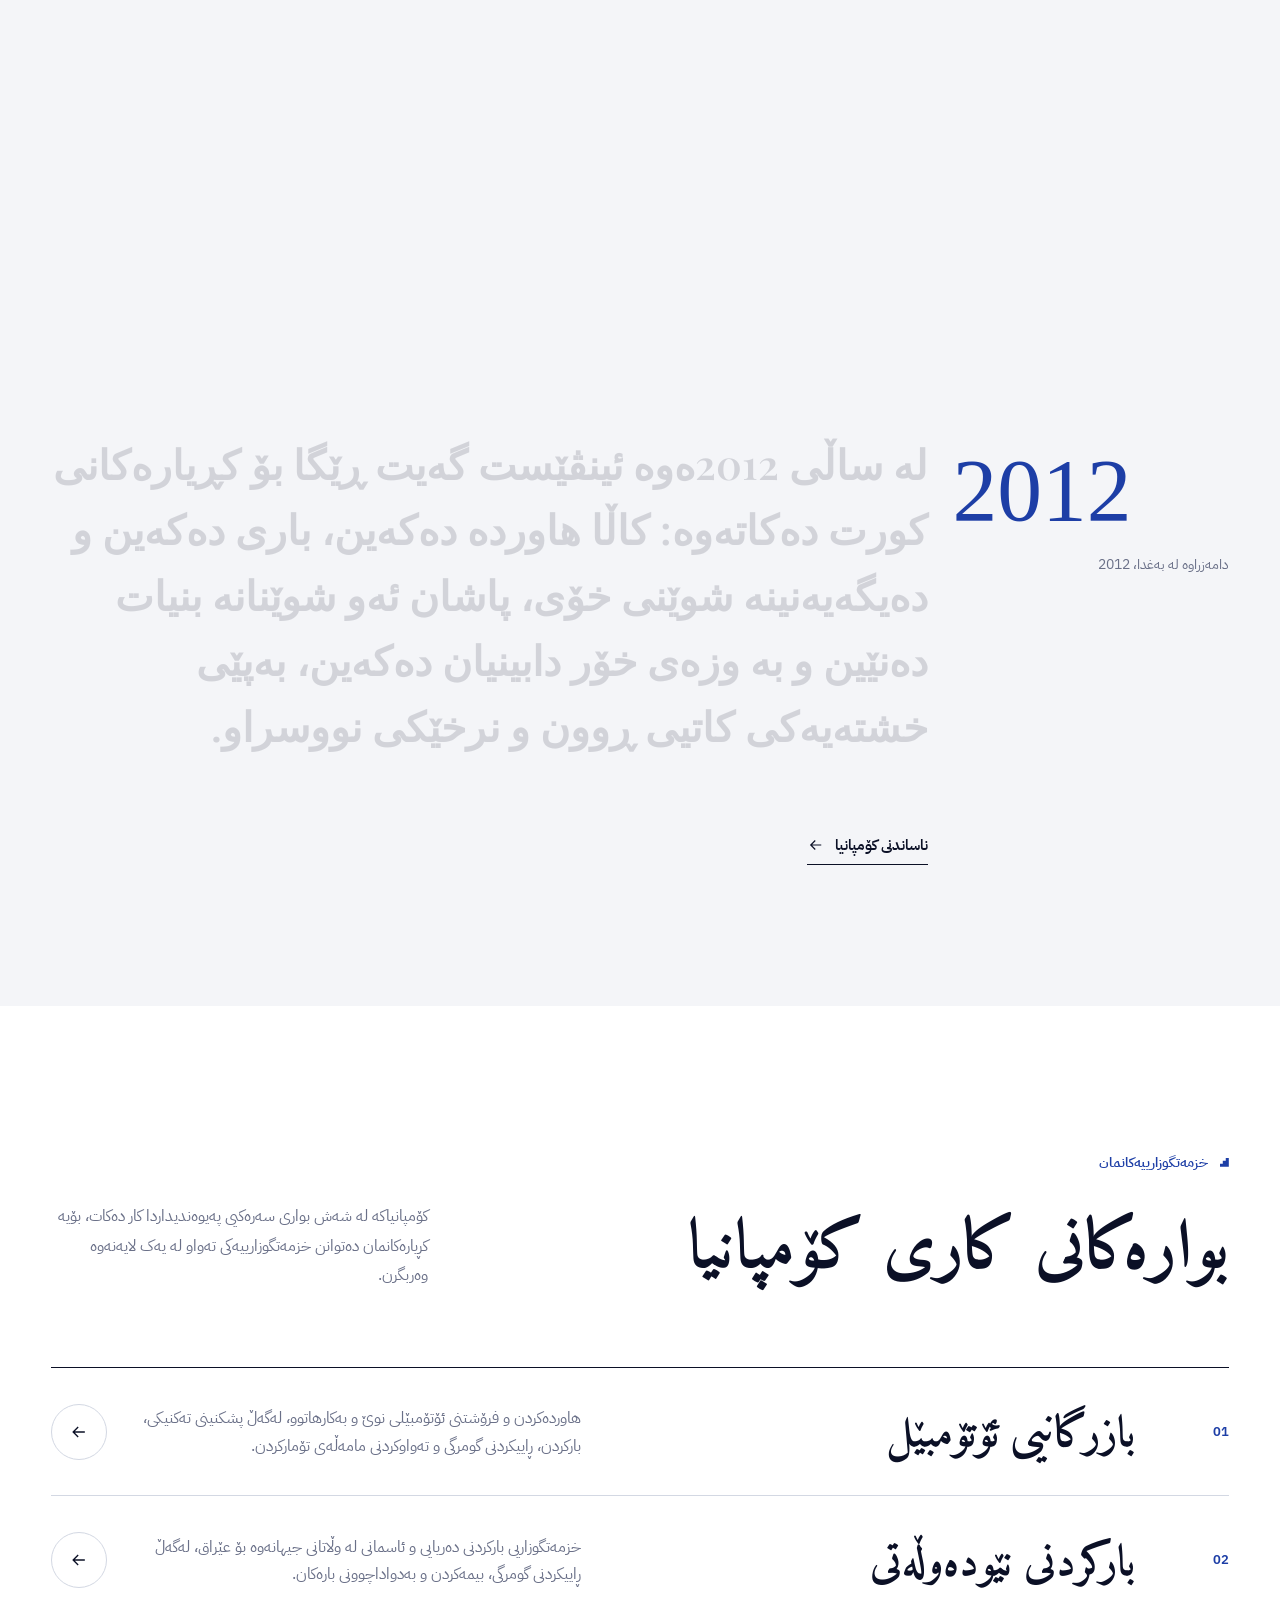
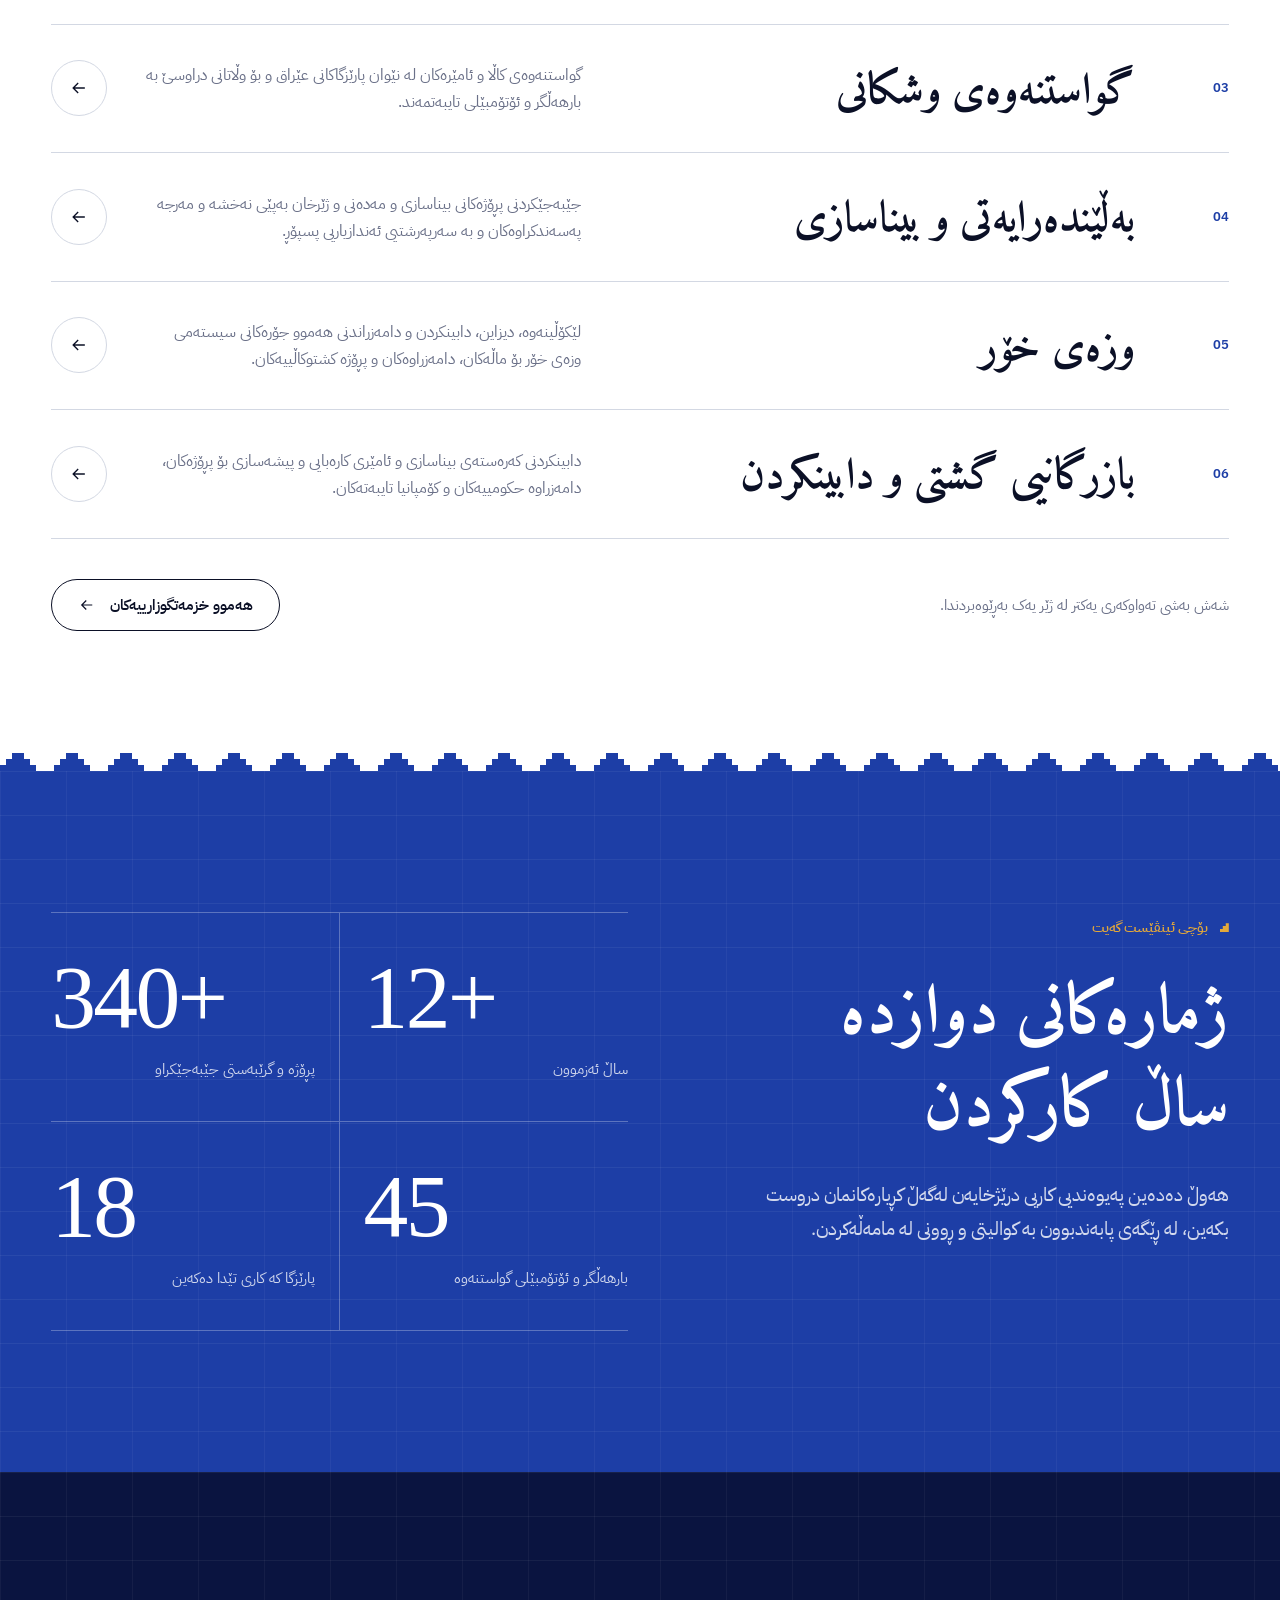
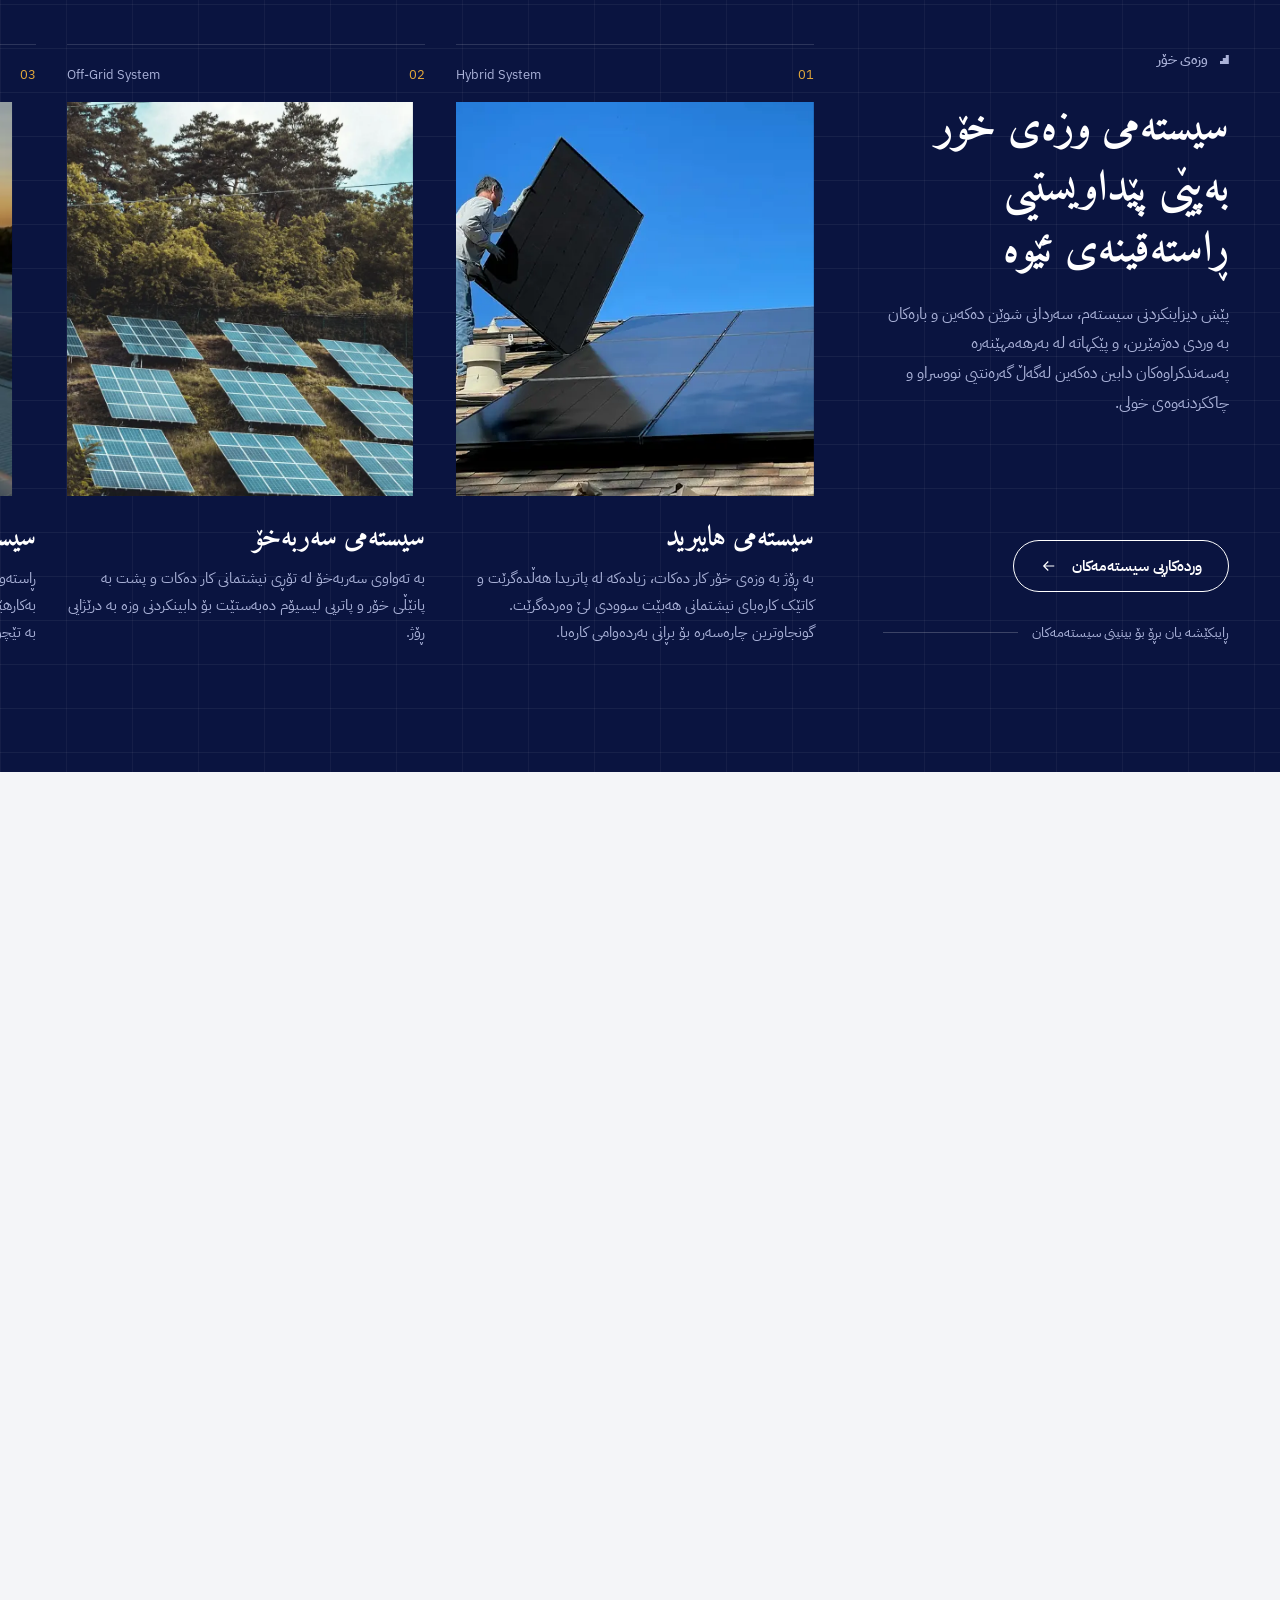
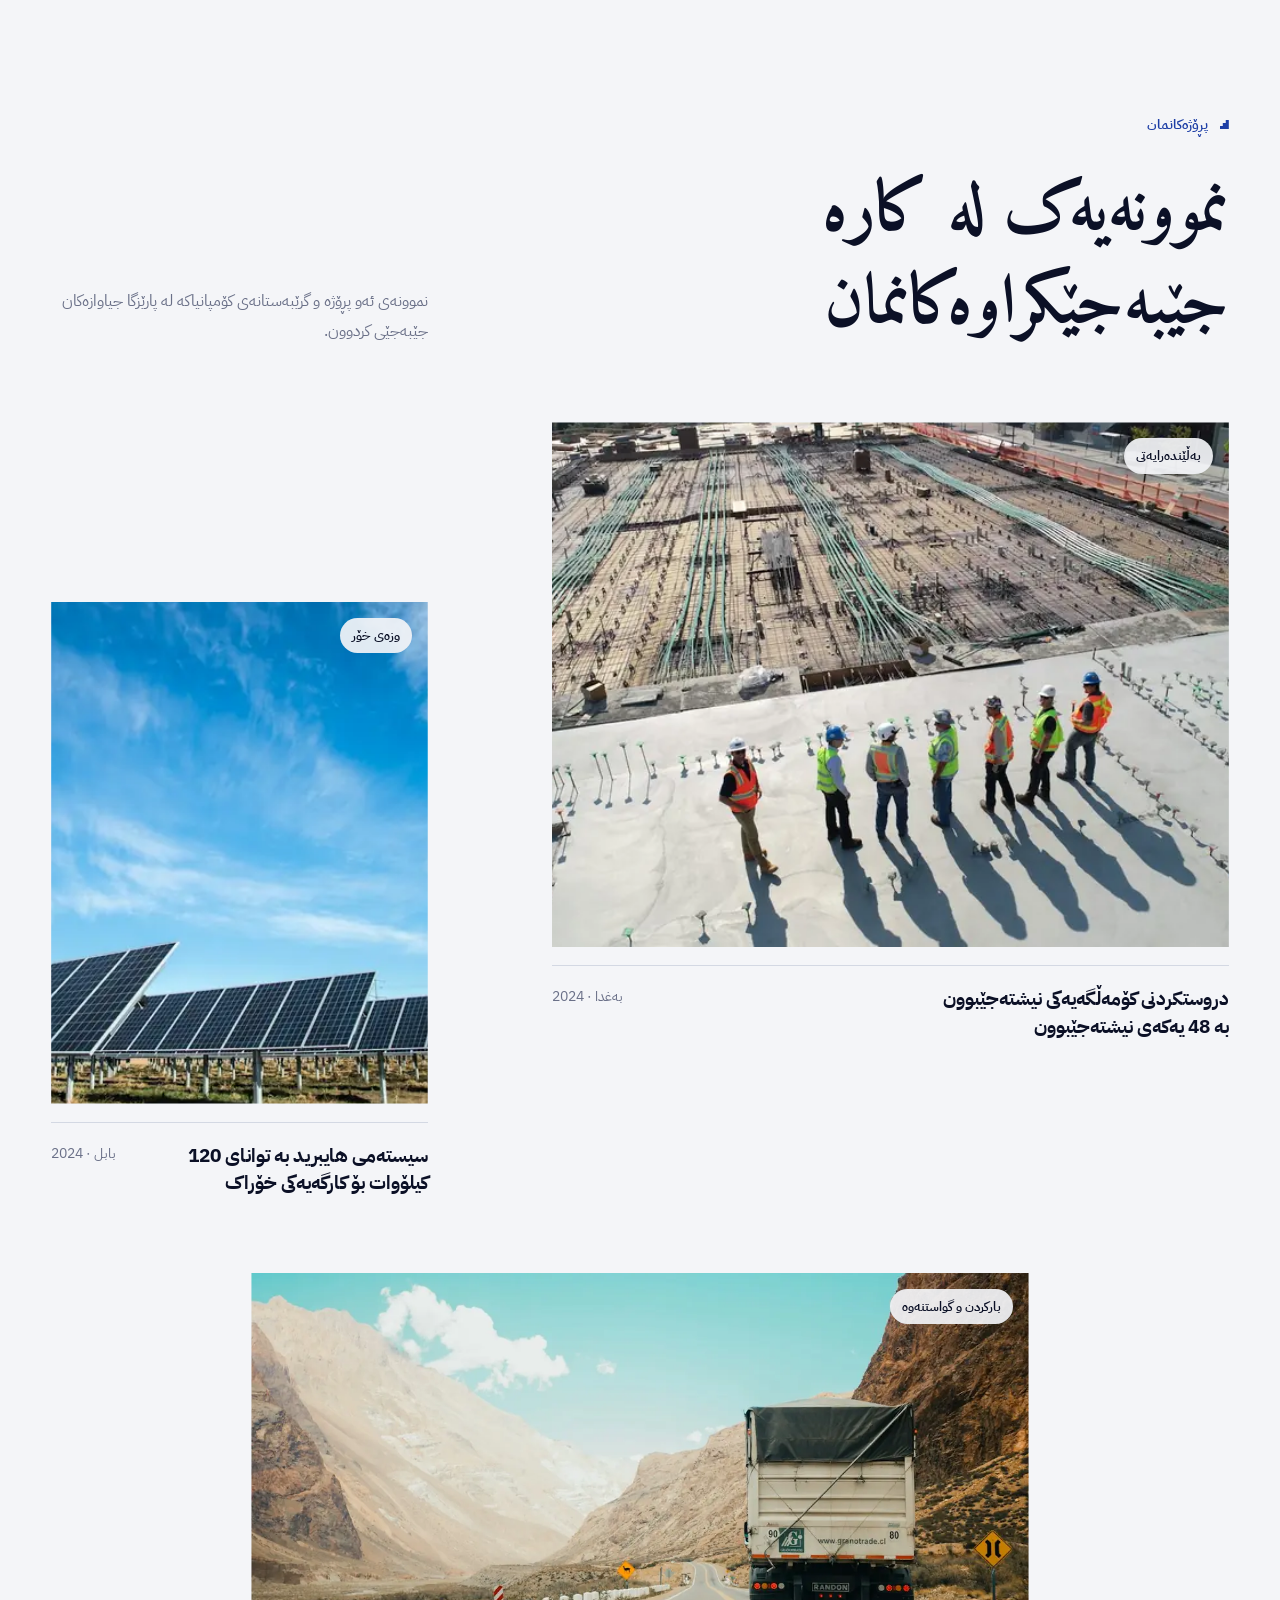
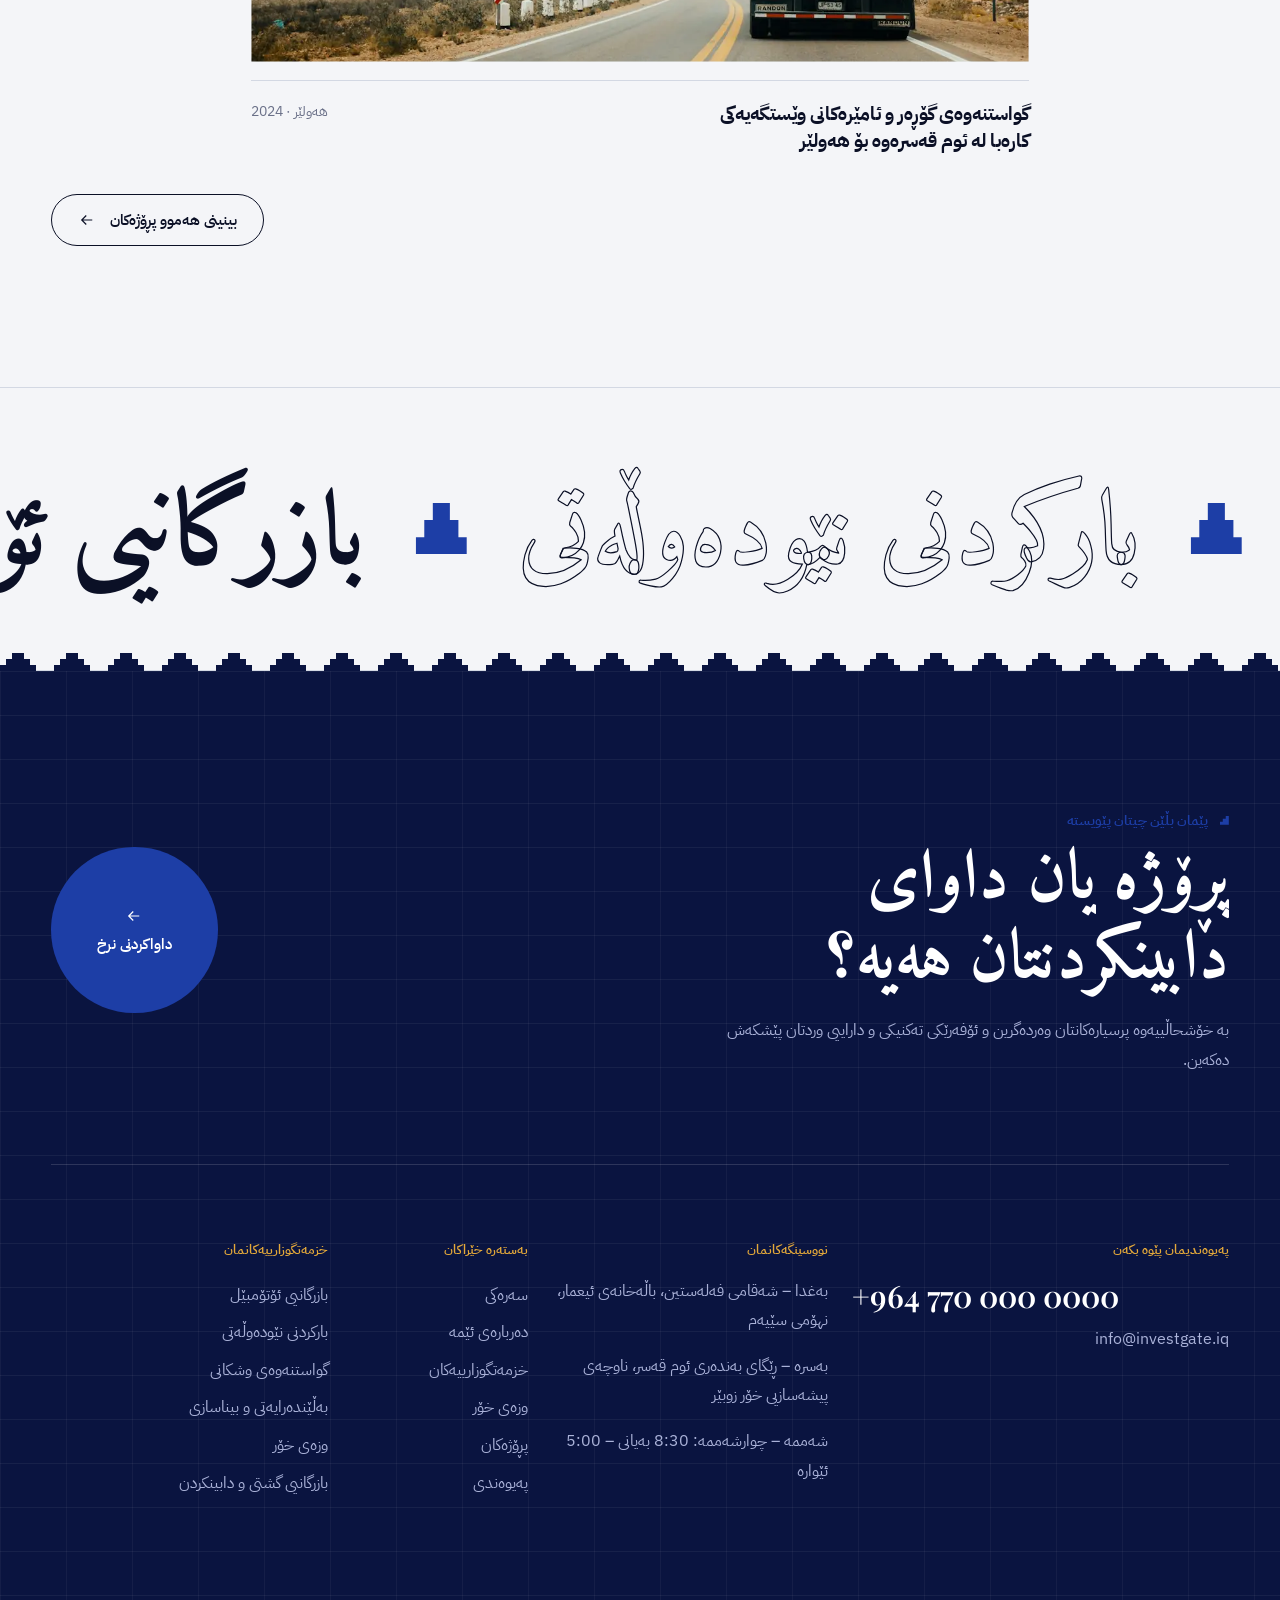
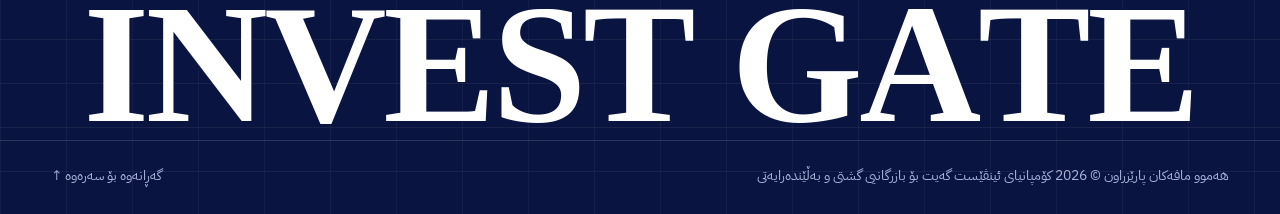
<file: invest-gate/ku/index.html>
<!doctype html>
<html lang="ckb" dir="rtl">
<head>
<meta charset="utf-8">
<meta name="viewport" content="width=device-width, initial-scale=1, viewport-fit=cover">
<title>ئینڤێست گەیت بۆ بازرگانیی گشتی و بەڵێندەرایەتی</title>
<meta name="description" content="کۆمپانیای ئینڤێست گەیت بۆ بازرگانیی گشتی و بەڵێندەرایەتی: بازرگانیی ئۆتۆمبێل، بارکردنی نێودەوڵەتی، گواستنەوەی وشکانی، بیناسازی و سیستەمەکانی وزەی خۆر لە عێراق.">
<link rel="canonical" href="https://ahmad-ali-99.github.io/investgate/ku/">
<link rel="alternate" hreflang="ar" href="https://ahmad-ali-99.github.io/investgate/"><link rel="alternate" hreflang="ckb" href="https://ahmad-ali-99.github.io/investgate/ku/"><link rel="alternate" hreflang="en" href="https://ahmad-ali-99.github.io/investgate/en/"><link rel="alternate" hreflang="x-default" href="https://ahmad-ali-99.github.io/investgate/">
<meta property="og:type" content="website">
<meta property="og:site_name" content="ئینڤێست گەیت بۆ بازرگانیی گشتی و بەڵێندەرایەتی">
<meta property="og:title" content="ئینڤێست گەیت بۆ بازرگانیی گشتی و بەڵێندەرایەتی">
<meta property="og:description" content="کۆمپانیای ئینڤێست گەیت بۆ بازرگانیی گشتی و بەڵێندەرایەتی: بازرگانیی ئۆتۆمبێل، بارکردنی نێودەوڵەتی، گواستنەوەی وشکانی، بیناسازی و سیستەمەکانی وزەی خۆر لە عێراق.">
<meta property="og:url" content="https://ahmad-ali-99.github.io/investgate/ku/">
<meta property="og:image" content="https://ahmad-ali-99.github.io/investgate/og.jpg">
<meta property="og:image:width" content="1200"><meta property="og:image:height" content="630">
<meta property="og:locale" content="ckb_IQ">
<meta name="twitter:card" content="summary_large_image">
<meta name="theme-color" content="#0a1440">
<link rel="icon" href="../favicon.svg" type="image/svg+xml">
<link rel="apple-touch-icon" href="../apple-touch-icon.png">
<script>(function(h){h.classList.add('js');try{var s=sessionStorage;if(s.getItem('ig-seen')||matchMedia('(prefers-reduced-motion: reduce)').matches)h.classList.add('no-loader');if(s.getItem('ig-pt')){h.classList.add('pt-in');s.removeItem('ig-pt')}}catch(e){h.classList.add('no-loader')}})(document.documentElement)</script>
<link rel="preload" href="../assets/fonts/amiri-arabic-5c7846.woff2" as="font" type="font/woff2" crossorigin><link rel="preload" href="../assets/fonts/ibmplexsansarabic-arabic-00b30d.woff2" as="font" type="font/woff2" crossorigin>
<link rel="stylesheet" href="../assets/css/fonts.css">
<link rel="stylesheet" href="../assets/css/main.css">
</head>
<body>
<a class="skip" href="#main">بازدان بۆ ناوەڕۆک</a>
<div class="ldr" aria-hidden="true"><div class="ldr__mid"><svg class="ldr__mark" viewBox="0 0 48 48" aria-hidden="true"><path class="m b" fill-rule="evenodd" d="M6 16H42V44H6Z M17 44V32A7 7 0 0 1 31 32V44Z"/><rect class="m b" x="6" y="11" width="8" height="5"/><rect class="m b" x="20" y="11" width="8" height="5"/><rect class="m b" x="34" y="11" width="8" height="5"/><rect class="m b" x="8" y="7" width="4" height="4"/><rect class="m b" x="22" y="7" width="4" height="4"/><rect class="m b" x="36" y="7" width="4" height="4"/></svg><div class="ldr__name">ئینڤێست گەیت<small>INVEST GATE</small></div></div><div class="ldr__count">0</div></div>
<div class="pt" aria-hidden="true"></div>
<header class="hdr" id="top">
  <div class="wrap hdr__in">
    <a class="brand" href="index.html" aria-label="ئینڤێست گەیت"><svg class="brand__mark" viewBox="0 0 48 48" aria-hidden="true"><path class="m b" fill-rule="evenodd" d="M6 16H42V44H6Z M17 44V32A7 7 0 0 1 31 32V44Z"/><rect class="m b" x="6" y="11" width="8" height="5"/><rect class="m b" x="20" y="11" width="8" height="5"/><rect class="m b" x="34" y="11" width="8" height="5"/><rect class="m b" x="8" y="7" width="4" height="4"/><rect class="m b" x="22" y="7" width="4" height="4"/><rect class="m b" x="36" y="7" width="4" height="4"/></svg><span class="brand__txt"><b>ئینڤێست گەیت</b><small>INVEST GATE</small></span></a>
    <nav class="nav" aria-label="لیست"><a href="index.html" aria-current="page">سەرەکی</a><a href="about.html">دەربارەی ئێمە</a><a href="services.html">خزمەتگوزارییەکان</a><a href="solar.html">وزەی خۆر</a><a href="projects.html">پڕۆژەکان</a><a href="contact.html">پەیوەندی</a></nav>
    <div class="langs"><a href="../index.html" lang="ar" hreflang="ar">عربي</a><span class="sep"></span><a href="../ku/index.html" lang="ckb" hreflang="ckb" aria-current="true">کوردی</a><span class="sep"></span><a href="../en/index.html" lang="en" hreflang="en">EN</a></div>
    <a class="btn hdr__cta" href="contact.html"><span>داواکردنی نرخ</span></a>
    <button class="menu-btn" type="button" aria-expanded="false" aria-controls="ovl"><span>لیست</span><i></i></button>
  </div>
</header>
<div class="ovl bricks" id="ovl" role="dialog" aria-modal="true" aria-label="لیست">
  <div class="wrap ovl__top"><a class="brand" href="index.html" aria-label="ئینڤێست گەیت"><svg class="brand__mark" viewBox="0 0 48 48" aria-hidden="true"><path class="m b" fill-rule="evenodd" d="M6 16H42V44H6Z M17 44V32A7 7 0 0 1 31 32V44Z"/><rect class="m b" x="6" y="11" width="8" height="5"/><rect class="m b" x="20" y="11" width="8" height="5"/><rect class="m b" x="34" y="11" width="8" height="5"/><rect class="m b" x="8" y="7" width="4" height="4"/><rect class="m b" x="22" y="7" width="4" height="4"/><rect class="m b" x="36" y="7" width="4" height="4"/></svg><span class="brand__txt"><b>ئینڤێست گەیت</b><small>INVEST GATE</small></span></a><button class="ovl__close" type="button"><span>داخستن</span><i></i></button></div>
  <div class="wrap ovl__body">
    <ol class="ovl__links"><li><a href="index.html"><i>01</i>سەرەکی</a></li><li><a href="about.html"><i>02</i>دەربارەی ئێمە</a></li><li><a href="services.html"><i>03</i>خزمەتگوزارییەکان</a></li><li><a href="solar.html"><i>04</i>وزەی خۆر</a></li><li><a href="projects.html"><i>05</i>پڕۆژەکان</a></li><li><a href="contact.html"><i>06</i>پەیوەندی</a></li></ol>
    <div class="ovl__aside">
      <div><h4>پەیوەندیمان پێوە بکەن</h4><a class="ltr" href="tel:+9647700000000">+964 770 000 0000</a><br><a href="mailto:info@investgate.iq">info@investgate.iq</a></div>
      <div><h4>نووسینگەکانمان</h4><p>بەغدا – شەقامی فەلەستین، باڵەخانەی ئیعمار، نهۆمی سێیەم<br>بەسرە – ڕێگای بەندەری ئوم قەسر، ناوچەی پیشەسازیی خۆر زوبێر</p></div>
      <div><h4>هەڵبژاردنی زمان</h4><div class="langs"><a href="../index.html" lang="ar" hreflang="ar">عربي</a><span class="sep"></span><a href="../ku/index.html" lang="ckb" hreflang="ckb" aria-current="true">کوردی</a><span class="sep"></span><a href="../en/index.html" lang="en" hreflang="en">EN</a></div></div>
    </div>
  </div>
</div>
<main id="main">
<section class="gate bricks" aria-label="ئینڤێست گەیت بۆ بازرگانیی گشتی و بەڵێندەرایەتی">
  <div class="gate__media" aria-hidden="true"><img src="../img/hero-port-1600.webp" srcset="../img/hero-port-800.webp 800w, ../img/hero-port-1600.webp 1600w" sizes="100vw" width="1600" height="1067" alt="" fetchpriority="high" decoding="async"></div>
  <div class="wrap gate__in">
    <div class="gate__copy">
      <p class="gate__meta">دامەزراوە لە بەغدا، 2012</p>
      <h1 class="gate__title"><span class="ln">دەروازەی ئێوە بۆ</span><span class="ln">بازرگانی و بیناسازی</span><span class="ln">و وزەی پاک</span></h1>
      <p class="gate__sub">کۆمپانیایەکی عێراقییە خزمەتگوزاری لە بازرگانیی ئۆتۆمبێل، بارکردنی نێودەوڵەتی، گواستنەوەی وشکانی، بەڵێندەرایەتیی بیناسازی و سیستەمەکانی وزەی خۆر پێشکەش دەکات، لە ژێر یەک بەڕێوەبردن و یەک بەرپرسیارێتیدا.</p>
      <div class="gate__actions"><a class="btn btn--light" href="services.html"><span>خزمەتگوزارییەکانمان</span><svg class="arr" viewBox="0 0 24 24" aria-hidden="true"><path d="M19 12H5M11 6l-6 6 6 6"/></svg></a><a class="btn btn--solid" href="contact.html"><span>داواکردنی نرخ</span><svg class="arr" viewBox="0 0 24 24" aria-hidden="true"><path d="M19 12H5M11 6l-6 6 6 6"/></svg></a></div>
    </div>
    <div class="gate__frame"><div class="gate__media"><img src="../img/hero-port-1600.webp" srcset="../img/hero-port-800.webp 800w, ../img/hero-port-1600.webp 1600w" sizes="(max-width: 860px) 90vw, 34vw" width="1600" height="1067" alt="" fetchpriority="high" decoding="async"></div></div>
  </div>
  <div class="gate__caption" aria-hidden="true"><div class="wrap"><ul><li><span>01</span>بازرگانیی ئۆتۆمبێل</li><li><span>02</span>بارکردنی نێودەوڵەتی</li><li><span>03</span>گواستنەوەی وشکانی</li><li><span>04</span>بەڵێندەرایەتی و بیناسازی</li><li><span>05</span>وزەی خۆر</li><li><span>06</span>بازرگانیی گشتی و دابینکردن</li></ul></div></div>
  <div class="scroll-cue" aria-hidden="true"><i></i>بڕۆ خوارەوە</div>
</section>

<section class="sec bg-paper">
  <div class="wrap intro__grid">
    <div class="intro__meta" data-reveal><b>2012</b><span>دامەزراوە لە بەغدا، 2012</span></div>
    <p class="intro__text" data-scrub>لە ساڵی 2012ەوە ئینڤێست گەیت ڕێگا بۆ کڕیارەکانی کورت دەکاتەوە: کاڵا هاوردە دەکەین، باری دەکەین و دەیگەیەنینە شوێنی خۆی، پاشان ئەو شوێنانە بنیات دەنێین و بە وزەی خۆر دابینیان دەکەین، بەپێی خشتەیەکی کاتیی ڕوون و نرخێکی نووسراو.</p>
    <div class="intro__link" data-reveal><a class="link-u" href="about.html">ناساندنی کۆمپانیا<svg class="arr" viewBox="0 0 24 24" aria-hidden="true"><path d="M19 12H5M11 6l-6 6 6 6"/></svg></a></div>
  </div>
</section>

<section class="sec bg-white">
  <div class="wrap">
    <div class="shead"><div><p class="eyebrow">خزمەتگوزارییەکانمان</p><h2 class="h-l" data-split>بوارەکانی کاری کۆمپانیا</h2></div><p data-reveal>کۆمپانیاکە لە شەش بواری سەرەکیی پەیوەندیداردا کار دەکات، بۆیە کڕیارەکانمان دەتوانن خزمەتگوزارییەکی تەواو لە یەک لایەنەوە وەربگرن.</p></div>
    <ul class="rows"><li class="row"><span class="row__i">01</span><h3 class="row__t">بازرگانیی ئۆتۆمبێل</h3><p class="row__d">هاوردەکردن و فرۆشتنی ئۆتۆمبێلی نوێ و بەکارهاتوو، لەگەڵ پشکنینی تەکنیکی، بارکردن، ڕاییکردنی گومرگی و تەواوکردنی مامەڵەی تۆمارکردن.</p><span class="row__go"><svg class="arr" viewBox="0 0 24 24" aria-hidden="true"><path d="M19 12H5M11 6l-6 6 6 6"/></svg></span><div class="row__thumb"><img src="../img/cars-1600.webp" srcset="../img/cars-800.webp 800w, ../img/cars-1600.webp 1600w" sizes="90vw" width="1200" height="800" alt="" loading="lazy" decoding="async"></div><a class="cover" href="services.html#cars" aria-label="بازرگانیی ئۆتۆمبێل"></a></li><li class="row"><span class="row__i">02</span><h3 class="row__t">بارکردنی نێودەوڵەتی</h3><p class="row__d">خزمەتگوزاریی بارکردنی دەریایی و ئاسمانی لە وڵاتانی جیهانەوە بۆ عێراق، لەگەڵ ڕاییکردنی گومرگی، بیمەکردن و بەدواداچوونی بارەکان.</p><span class="row__go"><svg class="arr" viewBox="0 0 24 24" aria-hidden="true"><path d="M19 12H5M11 6l-6 6 6 6"/></svg></span><div class="row__thumb"><img src="../img/shipping-1600.webp" srcset="../img/shipping-800.webp 800w, ../img/shipping-1600.webp 1600w" sizes="90vw" width="1200" height="800" alt="" loading="lazy" decoding="async"></div><a class="cover" href="services.html#shipping" aria-label="بارکردنی نێودەوڵەتی"></a></li><li class="row"><span class="row__i">03</span><h3 class="row__t">گواستنەوەی وشکانی</h3><p class="row__d">گواستنەوەی کاڵا و ئامێرەکان لە نێوان پارێزگاکانی عێراق و بۆ وڵاتانی دراوسێ بە بارهەڵگر و ئۆتۆمبێلی تایبەتمەند.</p><span class="row__go"><svg class="arr" viewBox="0 0 24 24" aria-hidden="true"><path d="M19 12H5M11 6l-6 6 6 6"/></svg></span><div class="row__thumb"><img src="../img/transport-1600.webp" srcset="../img/transport-800.webp 800w, ../img/transport-1600.webp 1600w" sizes="90vw" width="1200" height="800" alt="" loading="lazy" decoding="async"></div><a class="cover" href="services.html#transport" aria-label="گواستنەوەی وشکانی"></a></li><li class="row"><span class="row__i">04</span><h3 class="row__t">بەڵێندەرایەتی و بیناسازی</h3><p class="row__d">جێبەجێکردنی پڕۆژەکانی بیناسازی و مەدەنی و ژێرخان بەپێی نەخشە و مەرجە پەسەندکراوەکان و بە سەرپەرشتیی ئەندازیاریی پسپۆڕ.</p><span class="row__go"><svg class="arr" viewBox="0 0 24 24" aria-hidden="true"><path d="M19 12H5M11 6l-6 6 6 6"/></svg></span><div class="row__thumb"><img src="../img/construction-1600.webp" srcset="../img/construction-800.webp 800w, ../img/construction-1600.webp 1600w" sizes="90vw" width="1200" height="795" alt="" loading="lazy" decoding="async"></div><a class="cover" href="services.html#construction" aria-label="بەڵێندەرایەتی و بیناسازی"></a></li><li class="row"><span class="row__i">05</span><h3 class="row__t">وزەی خۆر</h3><p class="row__d">لێکۆڵینەوە، دیزاین، دابینکردن و دامەزراندنی هەموو جۆرەکانی سیستەمی وزەی خۆر بۆ ماڵەکان، دامەزراوەکان و پڕۆژە کشتوکاڵییەکان.</p><span class="row__go"><svg class="arr" viewBox="0 0 24 24" aria-hidden="true"><path d="M19 12H5M11 6l-6 6 6 6"/></svg></span><div class="row__thumb"><img src="../img/solar-install-1600.webp" srcset="../img/solar-install-800.webp 800w, ../img/solar-install-1600.webp 1600w" sizes="90vw" width="1200" height="672" alt="" loading="lazy" decoding="async"></div><a class="cover" href="solar.html" aria-label="وزەی خۆر"></a></li><li class="row"><span class="row__i">06</span><h3 class="row__t">بازرگانیی گشتی و دابینکردن</h3><p class="row__d">دابینکردنی کەرەستەی بیناسازی و ئامێری کارەبایی و پیشەسازی بۆ پڕۆژەکان، دامەزراوە حکومییەکان و کۆمپانیا تایبەتەکان.</p><span class="row__go"><svg class="arr" viewBox="0 0 24 24" aria-hidden="true"><path d="M19 12H5M11 6l-6 6 6 6"/></svg></span><div class="row__thumb"><img src="../img/warehouse-2-1600.webp" srcset="../img/warehouse-2-800.webp 800w, ../img/warehouse-2-1600.webp 1600w" sizes="90vw" width="1000" height="1333" alt="" loading="lazy" decoding="async"></div><a class="cover" href="services.html#trading" aria-label="بازرگانیی گشتی و دابینکردن"></a></li></ul>
    <div class="rows-foot"><span>شەش بەشی تەواوکەری یەکتر لە ژێر یەک بەڕێوەبردندا.</span><a class="btn " href="services.html"><span>هەموو خزمەتگوزارییەکان</span><svg class="arr" viewBox="0 0 24 24" aria-hidden="true"><path d="M19 12H5M11 6l-6 6 6 6"/></svg></a></div>
  </div>
  <div class="hover-media" aria-hidden="true"><img src="../img/cars-800.webp" alt="" loading="lazy" decoding="async"><img src="../img/shipping-800.webp" alt="" loading="lazy" decoding="async"><img src="../img/transport-800.webp" alt="" loading="lazy" decoding="async"><img src="../img/construction-800.webp" alt="" loading="lazy" decoding="async"><img src="../img/solar-install-800.webp" alt="" loading="lazy" decoding="async"><img src="../img/warehouse-2-800.webp" alt="" loading="lazy" decoding="async"></div>
</section>

<section class="sec bg-lapis bricks crenel">
  <div class="wrap nums__grid">
    <div class="nums__head"><p class="eyebrow">بۆچی ئینڤێست گەیت</p><h2 class="h-l" data-split>ژمارەکانی دوازدە ساڵ کارکردن</h2><p class="lead" data-reveal style="margin-top:28px;color:rgba(255,255,255,.8)">هەوڵ دەدەین پەیوەندیی کاریی درێژخایەن لەگەڵ کڕیارەکانمان دروست بکەین، لە ڕێگەی پابەندبوون بە کوالیتی و ڕوونی لە مامەڵەکردن.</p></div>
    <div class="nums__list" data-stagger><div class="num"><b data-count="12" data-suffix="+">12+</b><span>ساڵ ئەزموون</span></div><div class="num"><b data-count="340" data-suffix="+">340+</b><span>پڕۆژە و گرێبەستی جێبەجێکراو</span></div><div class="num"><b data-count="45">45</b><span>بارهەڵگر و ئۆتۆمبێلی گواستنەوە</span></div><div class="num"><b data-count="18">18</b><span>پارێزگا کە کاری تێدا دەکەین</span></div></div>
  </div>
</section>

<section class="hs bricks" aria-label="وزەی خۆر">
  <div class="hs__pin">
    <div class="hs__row">
      <div class="hs__intro">
        <div><p class="eyebrow">وزەی خۆر</p><h2 class="h-m">سیستەمی وزەی خۆر بەپێی پێداویستیی ڕاستەقینەی ئێوە</h2><p style="margin-top:22px">پێش دیزاینکردنی سیستەم، سەردانی شوێن دەکەین و بارەکان بە وردی دەژمێرین، و پێکهاتە لە بەرهەمهێنەرە پەسەندکراوەکان دابین دەکەین لەگەڵ گەرەنتیی نووسراو و چاککردنەوەی خولی.</p></div>
        <div><a class="btn btn--light" href="solar.html"><span>وردەکاریی سیستەمەکان</span><svg class="arr" viewBox="0 0 24 24" aria-hidden="true"><path d="M19 12H5M11 6l-6 6 6 6"/></svg></a><div class="hs__hint"><span>ڕایبکێشە یان بڕۆ بۆ بینینی سیستەمەکان</span><span class="hs__bar"><i></i></span></div></div>
      </div>
      <div class="hs__track"><article class="hs__card"><div class="k"><span>01</span><span>Hybrid System</span></div><div class="hs__img"><img src="../img/solar-roof-1600.webp" srcset="../img/solar-roof-800.webp 800w, ../img/solar-roof-1600.webp 1600w" sizes="(max-width: 860px) 78vw, 30vw" width="1200" height="900" alt="سیستەمی هایبرید" loading="lazy" decoding="async"></div><h3>سیستەمی هایبرید</h3><p>بە ڕۆژ بە وزەی خۆر کار دەکات، زیادەکە لە پاتریدا هەڵدەگرێت و کاتێک کارەبای نیشتمانی هەبێت سوودی لێ وەردەگرێت. گونجاوترین چارەسەرە بۆ بڕانی بەردەوامی کارەبا.</p></article><article class="hs__card"><div class="k"><span>02</span><span>Off-Grid System</span></div><div class="hs__img"><img src="../img/solar-rural-1600.webp" srcset="../img/solar-rural-800.webp 800w, ../img/solar-rural-1600.webp 1600w" sizes="(max-width: 860px) 78vw, 30vw" width="1000" height="1500" alt="سیستەمی سەربەخۆ" loading="lazy" decoding="async"></div><h3>سیستەمی سەربەخۆ</h3><p>بە تەواوی سەربەخۆ لە تۆڕی نیشتمانی کار دەکات و پشت بە پانێڵی خۆر و پاتریی لیسیۆم دەبەستێت بۆ دابینکردنی وزە بە درێژایی ڕۆژ.</p></article><article class="hs__card"><div class="k"><span>03</span><span>On-Grid System</span></div><div class="hs__img"><img src="../img/hero-solar-1600.webp" srcset="../img/hero-solar-800.webp 800w, ../img/hero-solar-1600.webp 1600w" sizes="(max-width: 860px) 78vw, 30vw" width="1600" height="1082" alt="سیستەمی بەستراو بە تۆڕ" loading="lazy" decoding="async"></div><h3>سیستەمی بەستراو بە تۆڕ</h3><p>ڕاستەوخۆ بە تۆڕی نیشتمانییەوە دەبەسترێت بێ پاتری، و بەکارهێنانی کارەبا و سووتەمەنی لە کاتژمێرەکانی ڕۆژدا کەم دەکاتەوە بە تێچووی کەمتر.</p></article><article class="hs__card"><div class="k"><span>04</span><span>Solar Water Pumping</span></div><div class="hs__img"><img src="../img/solar-field-1600.webp" srcset="../img/solar-field-800.webp 800w, ../img/solar-field-1600.webp 1600w" sizes="(max-width: 860px) 78vw, 30vw" width="1000" height="563" alt="سیستەمی پەمپکردنی کشتوکاڵی" loading="lazy" decoding="async"></div><h3>سیستەمی پەمپکردنی کشتوکاڵی</h3><p>کارپێکردنی پەمپی ژێرئاو و سەرئاو ڕاستەوخۆ بە وزەی خۆر بۆ ئاودانی زەوی کشتوکاڵی، بێ پێویستی بە سووتەمەنی یان پاتری.</p></article><article class="hs__card"><div class="k"><span>05</span><span>Commercial & Industrial</span></div><div class="hs__img"><img src="../img/solar-plant-1600.webp" srcset="../img/solar-plant-800.webp 800w, ../img/solar-plant-1600.webp 1600w" sizes="(max-width: 860px) 78vw, 30vw" width="1200" height="798" alt="وێستگەی بازرگانی و پیشەسازی" loading="lazy" decoding="async"></div><h3>وێستگەی بازرگانی و پیشەسازی</h3><p>وێستگەی زەمینی یان سەربان بە توانای لە 100 کیلۆواتەوە بەرەو سەرەوە، لەگەڵ لێکۆڵینەوەی ئابووری و دیزاینی ئەندازیاریی تەواو.</p></article><article class="hs__card"><div class="k"><span>06</span><span>Lighting & Water Heating</span></div><div class="hs__img"><img src="../img/solar-panel-1600.webp" srcset="../img/solar-panel-800.webp 800w, ../img/solar-panel-1600.webp 1600w" sizes="(max-width: 860px) 78vw, 30vw" width="1000" height="750" alt="گڵۆپ و ئاوگەرمکەری خۆری" loading="lazy" decoding="async"></div><h3>گڵۆپ و ئاوگەرمکەری خۆری</h3><p>گڵۆپی خۆری تەواو بۆ شەقام، کۆمەڵگە و باخچەکان، و ئاوگەرمکەری خۆری بۆ ماڵ، هوتێل و نەخۆشخانەکان.</p></article></div>
      <div class="hs__end"><p>دەتانەوێت سیستەمی وزەی خۆر دابمەزرێنن؟</p><a class="btn btn--light" href="contact.html"><span>داواکردنی نرخ</span><svg class="arr" viewBox="0 0 24 24" aria-hidden="true"><path d="M19 12H5M11 6l-6 6 6 6"/></svg></a></div>
    </div>
  </div>
</section>

<section class="sec bg-paper">
  <div class="wrap">
    <div class="shead"><div><p class="eyebrow">پڕۆژەکانمان</p><h2 class="h-l" data-split>نموونەیەک لە کارە جێبەجێکراوەکانمان</h2></div><p data-reveal>نموونەی ئەو پڕۆژە و گرێبەستانەی کۆمپانیاکە لە پارێزگا جیاوازەکان جێبەجێی کردوون.</p></div>
    <div class="works__grid">
      <a class="work work--a" href="projects.html" data-cat="construction">
  <div class="work__img" data-img data-par><span class="pill">بەڵێندەرایەتی</span><img src="../img/site-1600.webp" srcset="../img/site-800.webp 800w, ../img/site-1600.webp 1600w" sizes="(max-width: 860px) 100vw, 58vw" width="1200" height="800" alt="دروستکردنی کۆمەڵگەیەکی نیشتەجێبوون بە 48 یەکەی نیشتەجێبوون" loading="lazy" decoding="async"></div>
  <div class="work__cap"><h3>دروستکردنی کۆمەڵگەیەکی نیشتەجێبوون بە 48 یەکەی نیشتەجێبوون</h3><span>بەغدا · 2024</span></div>
</a>
      <a class="work work--b" href="projects.html" data-cat="solar">
  <div class="work__img" data-img data-par><span class="pill">وزەی خۆر</span><img src="../img/solar-rows-1600.webp" srcset="../img/solar-rows-800.webp 800w, ../img/solar-rows-1600.webp 1600w" sizes="(max-width: 860px) 100vw, 34vw" width="1000" height="666" alt="سیستەمی هایبرید بە توانای 120 کیلۆوات بۆ کارگەیەکی خۆراک" loading="lazy" decoding="async"></div>
  <div class="work__cap"><h3>سیستەمی هایبرید بە توانای 120 کیلۆوات بۆ کارگەیەکی خۆراک</h3><span>بابل · 2024</span></div>
</a>
      <a class="work work--c" href="projects.html" data-cat="logistics">
  <div class="work__img" data-img data-par><span class="pill">بارکردن و گواستنەوە</span><img src="../img/transport-2-1600.webp" srcset="../img/transport-2-800.webp 800w, ../img/transport-2-1600.webp 1600w" sizes="(max-width: 860px) 100vw, 66vw" width="1200" height="795" alt="گواستنەوەی گۆڕەر و ئامێرەکانی وێستگەیەکی کارەبا لە ئوم قەسرەوە بۆ هەولێر" loading="lazy" decoding="async"></div>
  <div class="work__cap"><h3>گواستنەوەی گۆڕەر و ئامێرەکانی وێستگەیەکی کارەبا لە ئوم قەسرەوە بۆ هەولێر</h3><span>هەولێر · 2024</span></div>
</a>
    </div>
    <div class="rows-foot"><span></span><a class="btn " href="projects.html"><span>بینینی هەموو پڕۆژەکان</span><svg class="arr" viewBox="0 0 24 24" aria-hidden="true"><path d="M19 12H5M11 6l-6 6 6 6"/></svg></a></div>
  </div>
</section>

<section class="mq bg-paper" aria-hidden="true"><div class="mq__track"><span class="mq__item">بازرگانیی ئۆتۆمبێل<svg class="mq__sep" viewBox="0 0 36 36" aria-hidden="true"><path d="M0 36V24H6V12H12V0H24V12H30V24H36V36Z"/></svg></span><span class="mq__item">بارکردنی نێودەوڵەتی<svg class="mq__sep" viewBox="0 0 36 36" aria-hidden="true"><path d="M0 36V24H6V12H12V0H24V12H30V24H36V36Z"/></svg></span><span class="mq__item">گواستنەوەی وشکانی<svg class="mq__sep" viewBox="0 0 36 36" aria-hidden="true"><path d="M0 36V24H6V12H12V0H24V12H30V24H36V36Z"/></svg></span><span class="mq__item">بەڵێندەرایەتی و بیناسازی<svg class="mq__sep" viewBox="0 0 36 36" aria-hidden="true"><path d="M0 36V24H6V12H12V0H24V12H30V24H36V36Z"/></svg></span><span class="mq__item">وزەی خۆر<svg class="mq__sep" viewBox="0 0 36 36" aria-hidden="true"><path d="M0 36V24H6V12H12V0H24V12H30V24H36V36Z"/></svg></span><span class="mq__item">بازرگانیی گشتی و دابینکردن<svg class="mq__sep" viewBox="0 0 36 36" aria-hidden="true"><path d="M0 36V24H6V12H12V0H24V12H30V24H36V36Z"/></svg></span><span class="mq__item">بازرگانیی ئۆتۆمبێل<svg class="mq__sep" viewBox="0 0 36 36" aria-hidden="true"><path d="M0 36V24H6V12H12V0H24V12H30V24H36V36Z"/></svg></span><span class="mq__item">بارکردنی نێودەوڵەتی<svg class="mq__sep" viewBox="0 0 36 36" aria-hidden="true"><path d="M0 36V24H6V12H12V0H24V12H30V24H36V36Z"/></svg></span><span class="mq__item">گواستنەوەی وشکانی<svg class="mq__sep" viewBox="0 0 36 36" aria-hidden="true"><path d="M0 36V24H6V12H12V0H24V12H30V24H36V36Z"/></svg></span><span class="mq__item">بەڵێندەرایەتی و بیناسازی<svg class="mq__sep" viewBox="0 0 36 36" aria-hidden="true"><path d="M0 36V24H6V12H12V0H24V12H30V24H36V36Z"/></svg></span><span class="mq__item">وزەی خۆر<svg class="mq__sep" viewBox="0 0 36 36" aria-hidden="true"><path d="M0 36V24H6V12H12V0H24V12H30V24H36V36Z"/></svg></span><span class="mq__item">بازرگانیی گشتی و دابینکردن<svg class="mq__sep" viewBox="0 0 36 36" aria-hidden="true"><path d="M0 36V24H6V12H12V0H24V12H30V24H36V36Z"/></svg></span></div></section>
</main>
<div class="edge" aria-hidden="true"></div>
<div class="foot-wrap"><footer class="ftr bricks">
  <div class="wrap">
    <div class="ftr__cta">
      <div><p class="eyebrow">پێمان بڵێن چیتان پێویستە</p><h2 data-split>پڕۆژە یان داوای دابینکردنتان هەیە؟</h2><p>بە خۆشحاڵییەوە پرسیارەکانتان وەردەگرین و ئۆفەرێکی تەکنیکی و داراییی وردتان پێشکەش دەکەین.</p></div>
      <div class="magnet-wrap"><a class="magnet" href="contact.html" data-magnetic><span><svg class="arr" viewBox="0 0 24 24" aria-hidden="true"><path d="M19 12H5M11 6l-6 6 6 6"/></svg>داواکردنی نرخ</span></a></div>
    </div>
    <div class="ftr__grid">
      <div class="ftr__col ftr__col--wide"><h4>پەیوەندیمان پێوە بکەن</h4><a class="big-tel ltr" href="tel:+9647700000000">+964 770 000 0000</a><a href="mailto:info@investgate.iq">info@investgate.iq</a></div>
      <div class="ftr__col"><h4>نووسینگەکانمان</h4><p>بەغدا – شەقامی فەلەستین، باڵەخانەی ئیعمار، نهۆمی سێیەم</p><p>بەسرە – ڕێگای بەندەری ئوم قەسر، ناوچەی پیشەسازیی خۆر زوبێر</p><p>شەممە – چوارشەممە: 8:30 بەیانی – 5:00 ئێوارە</p></div>
      <div class="ftr__col ftr__col--sm"><h4>بەستەرە خێراکان</h4><ul><li><a href="index.html">سەرەکی</a></li><li><a href="about.html">دەربارەی ئێمە</a></li><li><a href="services.html">خزمەتگوزارییەکان</a></li><li><a href="solar.html">وزەی خۆر</a></li><li><a href="projects.html">پڕۆژەکان</a></li><li><a href="contact.html">پەیوەندی</a></li></ul></div>
      <div class="ftr__col ftr__col--svc"><h4>خزمەتگوزارییەکانمان</h4><ul><li><a href="services.html#cars">بازرگانیی ئۆتۆمبێل</a></li><li><a href="services.html#shipping">بارکردنی نێودەوڵەتی</a></li><li><a href="services.html#transport">گواستنەوەی وشکانی</a></li><li><a href="services.html#construction">بەڵێندەرایەتی و بیناسازی</a></li><li><a href="solar.html">وزەی خۆر</a></li><li><a href="services.html#trading">بازرگانیی گشتی و دابینکردن</a></li></ul></div>
    </div>
  </div>
  <div class="ftr__word" aria-hidden="true"><span>I</span><span>N</span><span>V</span><span>E</span><span>S</span><span>T</span><span>&nbsp;</span><span>G</span><span>A</span><span>T</span><span>E</span></div>
  <div class="wrap ftr__bottom"><span>هەموو مافەکان پارێزراون © <span id="year">2026</span> کۆمپانیای ئینڤێست گەیت بۆ بازرگانیی گشتی و بەڵێندەرایەتی</span><a href="#top">گەڕانەوە بۆ سەرەوە ↑</a></div>
</footer></div>
<a class="wa" data-wa href="#" target="_blank" rel="noopener" aria-label="پەیوەندی لە ڕێگەی واتسئاپ"><svg viewBox="0 0 24 24" aria-hidden="true"><path d="M12 2a10 10 0 0 0-8.6 15.1L2 22l5-1.3A10 10 0 1 0 12 2zm0 18.2a8.2 8.2 0 0 1-4.2-1.2l-.3-.2-3 .8.8-2.9-.2-.3A8.2 8.2 0 1 1 12 20.2zm4.5-6.1c-.2-.1-1.5-.7-1.7-.8s-.4-.1-.6.1-.7.8-.8 1-.3.2-.5.1a6.7 6.7 0 0 1-3.3-2.9c-.3-.4.3-.4.7-1.4a.5.5 0 0 0 0-.4l-.8-1.9c-.2-.5-.4-.4-.6-.4h-.5a1 1 0 0 0-.7.3 3 3 0 0 0-.9 2.2 5.2 5.2 0 0 0 1.1 2.7 11.8 11.8 0 0 0 4.5 4c1.7.7 2.3.8 3.2.6a2.7 2.7 0 0 0 1.8-1.3 2.2 2.2 0 0 0 .2-1.3c-.1-.1-.3-.2-.6-.3z"/></svg></a>
<script src="../assets/vendor/gsap.min.js" defer></script>
<script src="../assets/vendor/ScrollTrigger.min.js" defer></script>
<script src="../assets/vendor/lenis.min.js" defer></script>
<script src="../assets/js/main.js" defer></script>
</body>
</html>
</file>
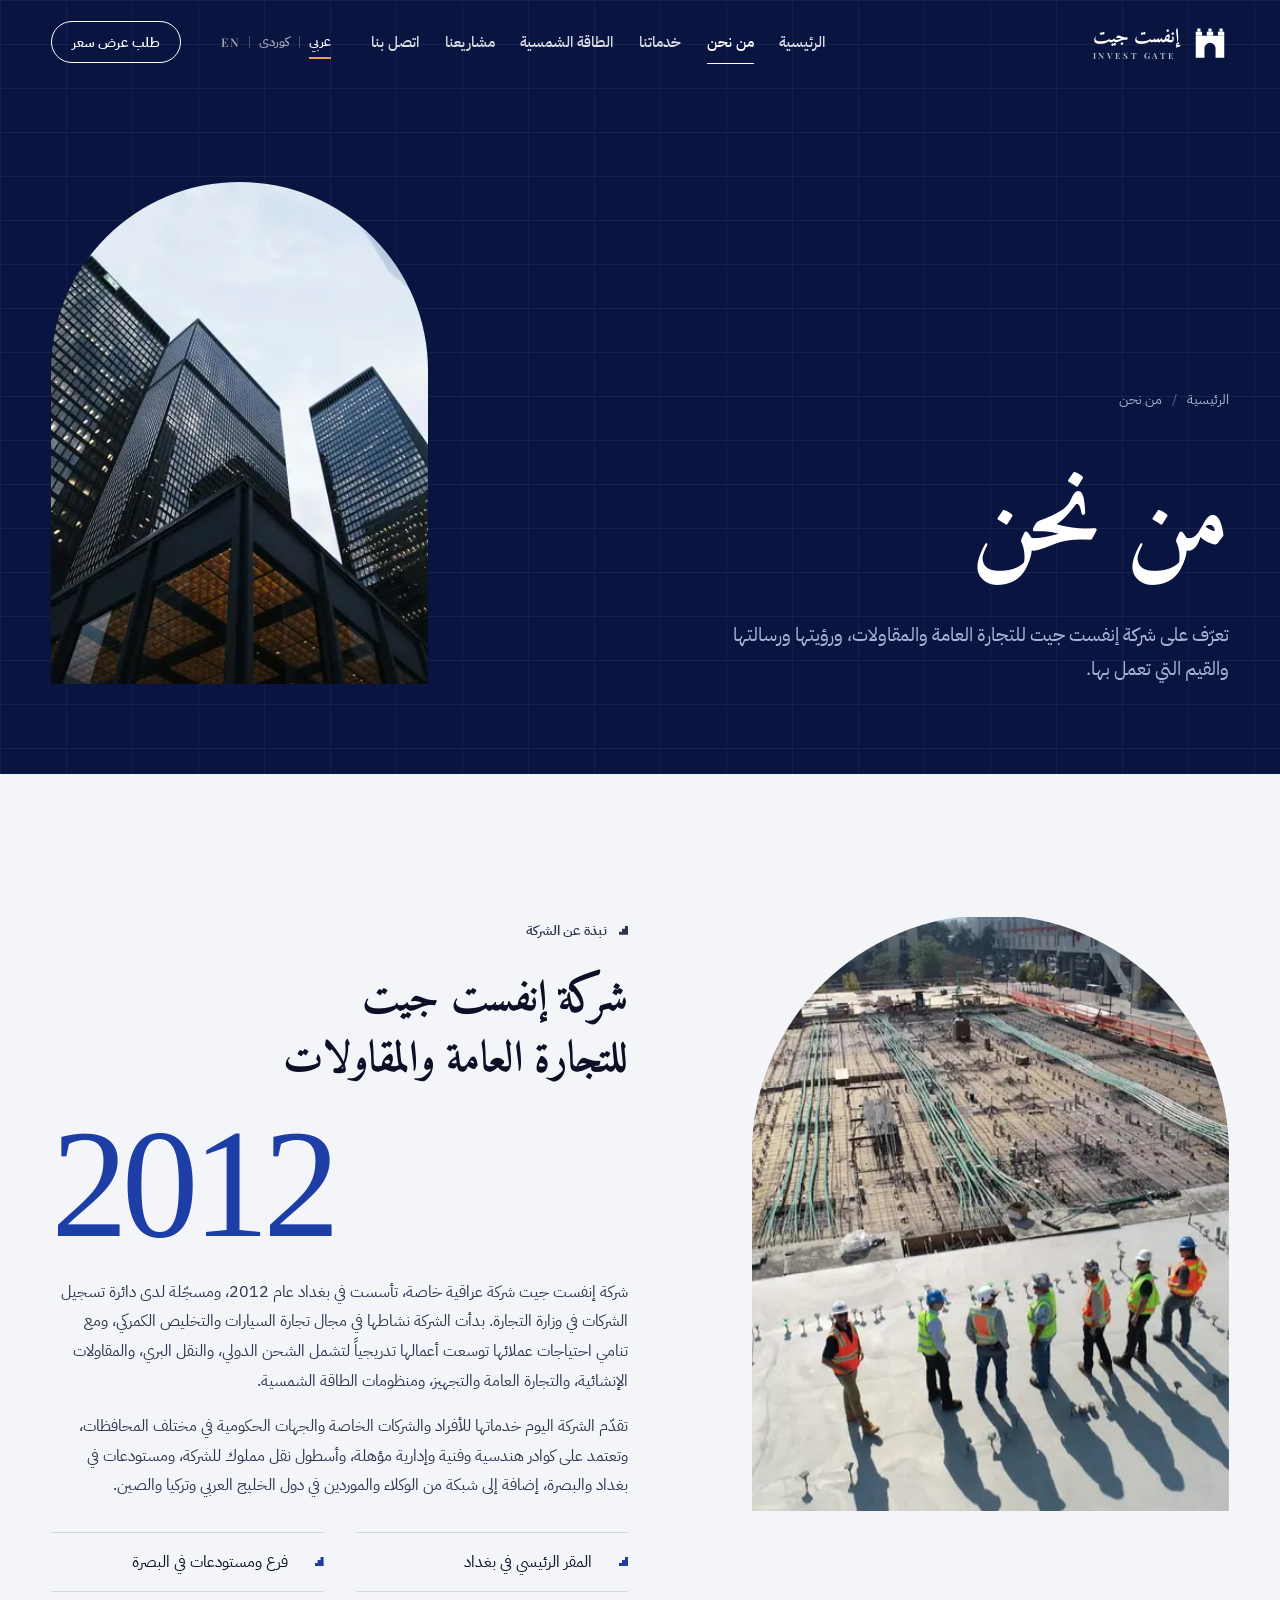
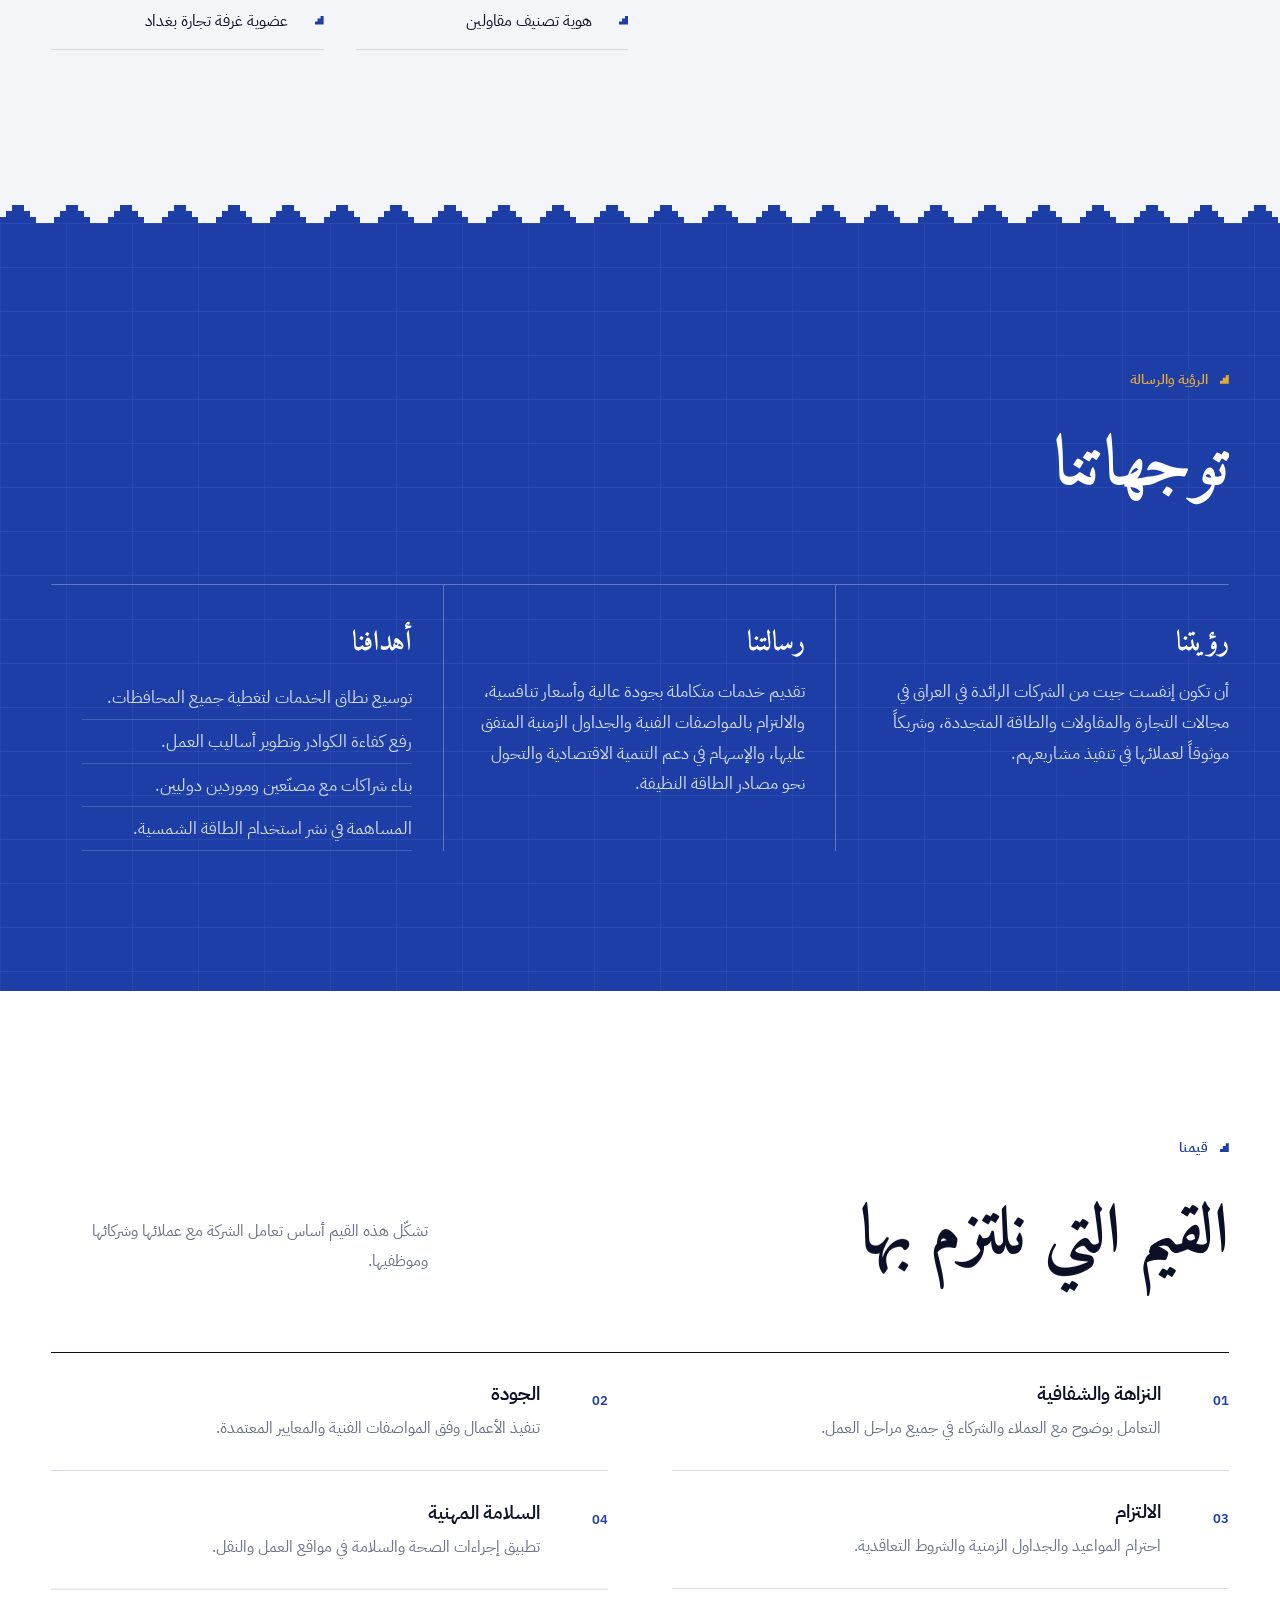
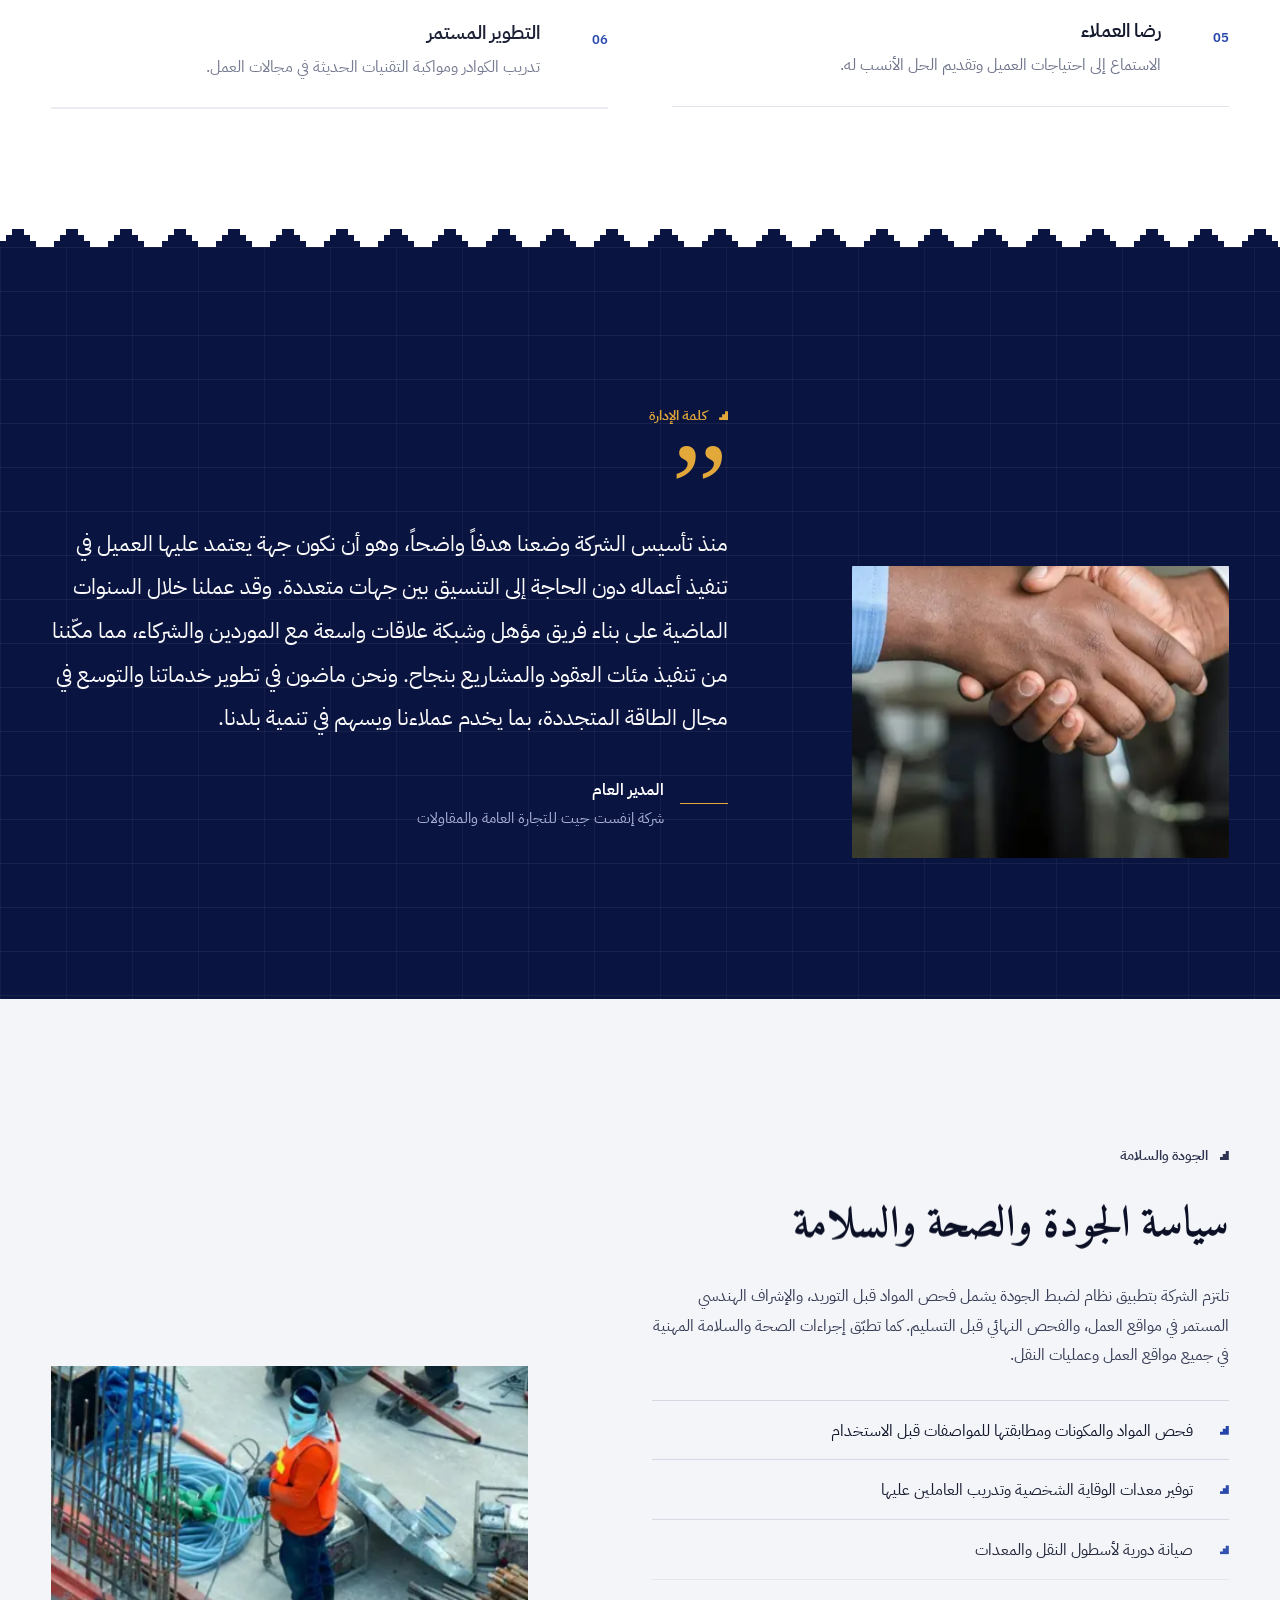
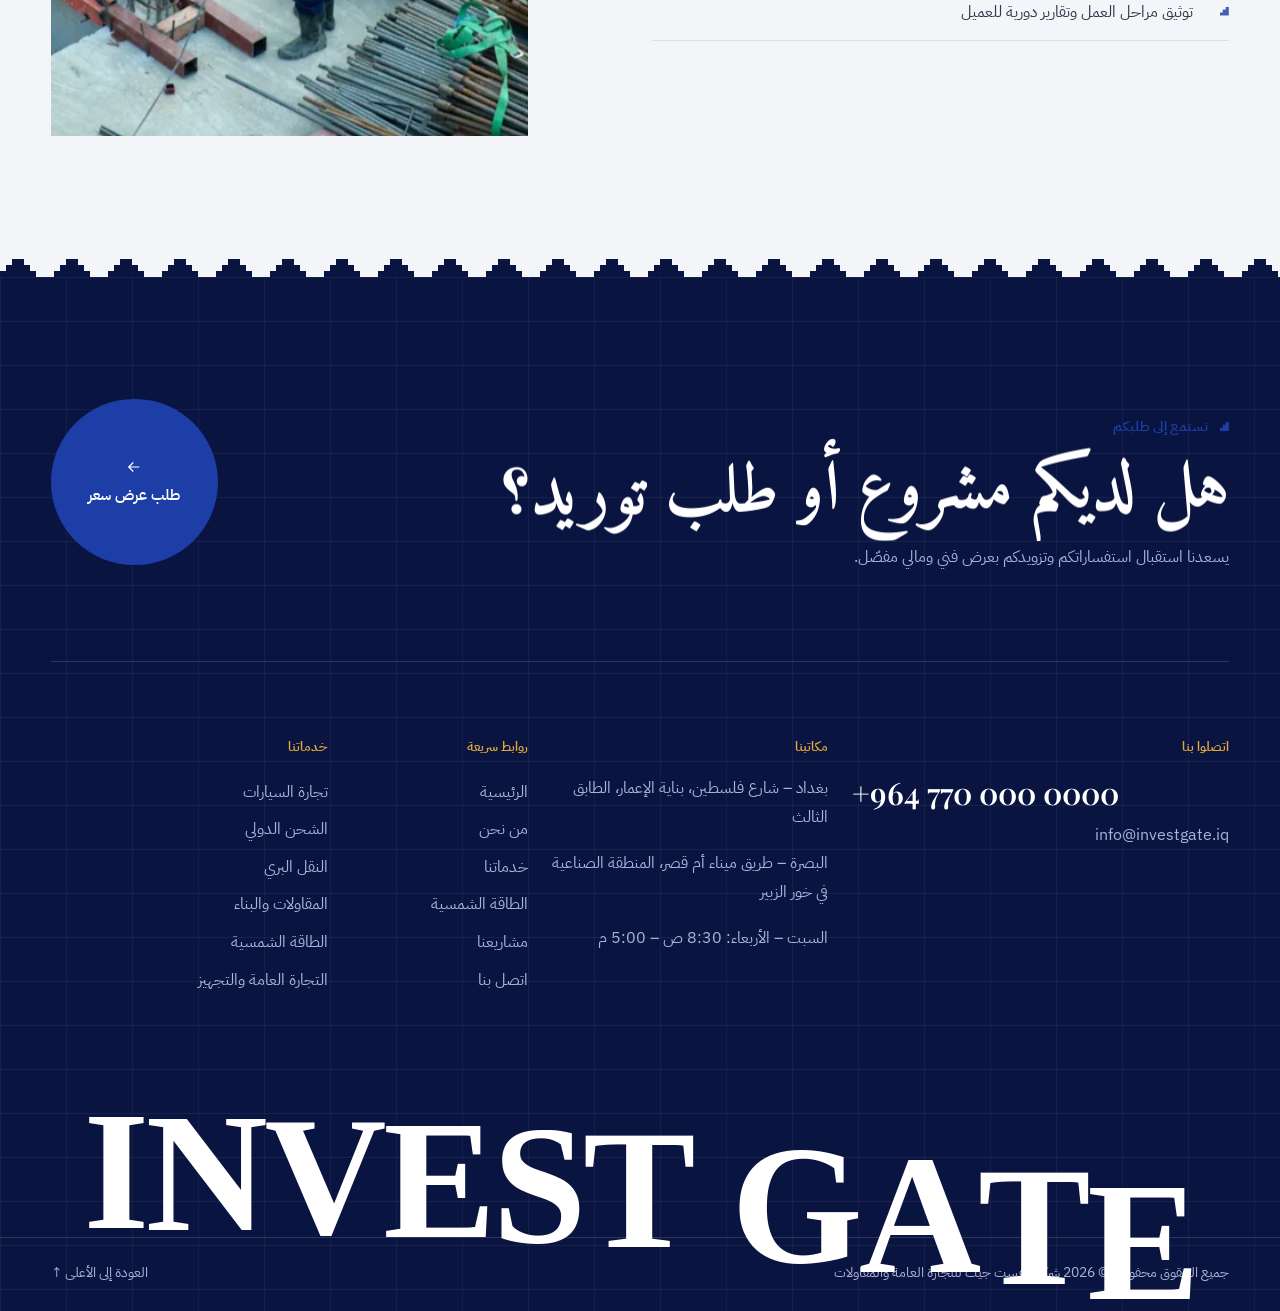
<file: invest-gate/about.html>
<!doctype html>
<html lang="ar" dir="rtl">
<head>
<meta charset="utf-8">
<meta name="viewport" content="width=device-width, initial-scale=1, viewport-fit=cover">
<title>من نحن — إنفست جيت</title>
<meta name="description" content="نبذة عن شركة إنفست جيت للتجارة العامة والمقاولات، رؤيتها ورسالتها وقيمها وسياسة الجودة.">
<link rel="canonical" href="https://ahmad-ali-99.github.io/investgate/about.html">
<link rel="alternate" hreflang="ar" href="https://ahmad-ali-99.github.io/investgate/about.html"><link rel="alternate" hreflang="ckb" href="https://ahmad-ali-99.github.io/investgate/ku/about.html"><link rel="alternate" hreflang="en" href="https://ahmad-ali-99.github.io/investgate/en/about.html"><link rel="alternate" hreflang="x-default" href="https://ahmad-ali-99.github.io/investgate/about.html">
<meta property="og:type" content="website">
<meta property="og:site_name" content="إنفست جيت للتجارة العامة والمقاولات">
<meta property="og:title" content="من نحن — إنفست جيت">
<meta property="og:description" content="نبذة عن شركة إنفست جيت للتجارة العامة والمقاولات، رؤيتها ورسالتها وقيمها وسياسة الجودة.">
<meta property="og:url" content="https://ahmad-ali-99.github.io/investgate/about.html">
<meta property="og:image" content="https://ahmad-ali-99.github.io/investgate/og.jpg">
<meta property="og:image:width" content="1200"><meta property="og:image:height" content="630">
<meta property="og:locale" content="ar_IQ">
<meta name="twitter:card" content="summary_large_image">
<meta name="theme-color" content="#0a1440">
<link rel="icon" href="favicon.svg" type="image/svg+xml">
<link rel="apple-touch-icon" href="apple-touch-icon.png">
<script>(function(h){h.classList.add('js');try{var s=sessionStorage;if(s.getItem('ig-seen')||matchMedia('(prefers-reduced-motion: reduce)').matches)h.classList.add('no-loader');if(s.getItem('ig-pt')){h.classList.add('pt-in');s.removeItem('ig-pt')}}catch(e){h.classList.add('no-loader')}})(document.documentElement)</script>
<link rel="preload" href="assets/fonts/amiri-arabic-5c7846.woff2" as="font" type="font/woff2" crossorigin><link rel="preload" href="assets/fonts/ibmplexsansarabic-arabic-00b30d.woff2" as="font" type="font/woff2" crossorigin>
<link rel="stylesheet" href="assets/css/fonts.css">
<link rel="stylesheet" href="assets/css/main.css">
</head>
<body>
<a class="skip" href="#main">تخطَّ إلى المحتوى</a>
<div class="ldr" aria-hidden="true"><div class="ldr__mid"><svg class="ldr__mark" viewBox="0 0 48 48" aria-hidden="true"><path class="m b" fill-rule="evenodd" d="M6 16H42V44H6Z M17 44V32A7 7 0 0 1 31 32V44Z"/><rect class="m b" x="6" y="11" width="8" height="5"/><rect class="m b" x="20" y="11" width="8" height="5"/><rect class="m b" x="34" y="11" width="8" height="5"/><rect class="m b" x="8" y="7" width="4" height="4"/><rect class="m b" x="22" y="7" width="4" height="4"/><rect class="m b" x="36" y="7" width="4" height="4"/></svg><div class="ldr__name">إنفست جيت<small>INVEST GATE</small></div></div><div class="ldr__count">0</div></div>
<div class="pt" aria-hidden="true"></div>
<header class="hdr" id="top">
  <div class="wrap hdr__in">
    <a class="brand" href="index.html" aria-label="إنفست جيت"><svg class="brand__mark" viewBox="0 0 48 48" aria-hidden="true"><path class="m b" fill-rule="evenodd" d="M6 16H42V44H6Z M17 44V32A7 7 0 0 1 31 32V44Z"/><rect class="m b" x="6" y="11" width="8" height="5"/><rect class="m b" x="20" y="11" width="8" height="5"/><rect class="m b" x="34" y="11" width="8" height="5"/><rect class="m b" x="8" y="7" width="4" height="4"/><rect class="m b" x="22" y="7" width="4" height="4"/><rect class="m b" x="36" y="7" width="4" height="4"/></svg><span class="brand__txt"><b>إنفست جيت</b><small>INVEST GATE</small></span></a>
    <nav class="nav" aria-label="القائمة"><a href="index.html">الرئيسية</a><a href="about.html" aria-current="page">من نحن</a><a href="services.html">خدماتنا</a><a href="solar.html">الطاقة الشمسية</a><a href="projects.html">مشاريعنا</a><a href="contact.html">اتصل بنا</a></nav>
    <div class="langs"><a href="about.html" lang="ar" hreflang="ar" aria-current="true">عربي</a><span class="sep"></span><a href="ku/about.html" lang="ckb" hreflang="ckb">کوردی</a><span class="sep"></span><a href="en/about.html" lang="en" hreflang="en">EN</a></div>
    <a class="btn hdr__cta" href="contact.html"><span>طلب عرض سعر</span></a>
    <button class="menu-btn" type="button" aria-expanded="false" aria-controls="ovl"><span>القائمة</span><i></i></button>
  </div>
</header>
<div class="ovl bricks" id="ovl" role="dialog" aria-modal="true" aria-label="القائمة">
  <div class="wrap ovl__top"><a class="brand" href="index.html" aria-label="إنفست جيت"><svg class="brand__mark" viewBox="0 0 48 48" aria-hidden="true"><path class="m b" fill-rule="evenodd" d="M6 16H42V44H6Z M17 44V32A7 7 0 0 1 31 32V44Z"/><rect class="m b" x="6" y="11" width="8" height="5"/><rect class="m b" x="20" y="11" width="8" height="5"/><rect class="m b" x="34" y="11" width="8" height="5"/><rect class="m b" x="8" y="7" width="4" height="4"/><rect class="m b" x="22" y="7" width="4" height="4"/><rect class="m b" x="36" y="7" width="4" height="4"/></svg><span class="brand__txt"><b>إنفست جيت</b><small>INVEST GATE</small></span></a><button class="ovl__close" type="button"><span>إغلاق</span><i></i></button></div>
  <div class="wrap ovl__body">
    <ol class="ovl__links"><li><a href="index.html"><i>01</i>الرئيسية</a></li><li><a href="about.html"><i>02</i>من نحن</a></li><li><a href="services.html"><i>03</i>خدماتنا</a></li><li><a href="solar.html"><i>04</i>الطاقة الشمسية</a></li><li><a href="projects.html"><i>05</i>مشاريعنا</a></li><li><a href="contact.html"><i>06</i>اتصل بنا</a></li></ol>
    <div class="ovl__aside">
      <div><h4>اتصلوا بنا</h4><a class="ltr" href="tel:+9647700000000">+964 770 000 0000</a><br><a href="mailto:info@investgate.iq">info@investgate.iq</a></div>
      <div><h4>مكاتبنا</h4><p>بغداد – شارع فلسطين، بناية الإعمار، الطابق الثالث<br>البصرة – طريق ميناء أم قصر، المنطقة الصناعية في خور الزبير</p></div>
      <div><h4>اختيار اللغة</h4><div class="langs"><a href="about.html" lang="ar" hreflang="ar" aria-current="true">عربي</a><span class="sep"></span><a href="ku/about.html" lang="ckb" hreflang="ckb">کوردی</a><span class="sep"></span><a href="en/about.html" lang="en" hreflang="en">EN</a></div></div>
    </div>
  </div>
</div>
<main id="main">
<section class="phero bricks">
  <div class="wrap phero__in">
    <div class="phero__copy">
      <ol class="crumbs"><li><a href="index.html">الرئيسية</a></li><li aria-current="page">من نحن</li></ol>
      <h1 class="phero__title">من نحن</h1>
      <p class="phero__text">تعرّف على شركة إنفست جيت للتجارة العامة والمقاولات، ورؤيتها ورسالتها والقيم التي تعمل بها.</p>
    </div>
    <div class="phero__media" data-par><img src="img/towers-1600.webp" srcset="img/towers-800.webp 800w, img/towers-1600.webp 1600w" sizes="(max-width: 860px) 100vw, 34vw" width="1600" height="1067" alt="" fetchpriority="high" decoding="async"></div>
  </div>
</section>

<section class="sec bg-paper">
  <div class="wrap split">
    <div class="split__media"><div class="frame frame--arch" data-img><img src="img/site-1600.webp" srcset="img/site-800.webp 800w, img/site-1600.webp 1600w" sizes="(max-width: 860px) 80vw, 40vw" width="1200" height="800" alt="فريق الشركة الهندسي في موقع العمل" loading="lazy" decoding="async"></div></div>
    <div class="split__body">
      <p class="eyebrow">نبذة عن الشركة</p>
      <h2 class="h-m" data-split>شركة إنفست جيت للتجارة العامة والمقاولات</h2>
      <div class="big-year" data-reveal>2012</div>
      <p data-reveal>شركة إنفست جيت شركة عراقية خاصة، تأسست في بغداد عام 2012، ومسجّلة لدى دائرة تسجيل الشركات في وزارة التجارة. بدأت الشركة نشاطها في مجال تجارة السيارات والتخليص الكمركي، ومع تنامي احتياجات عملائها توسعت أعمالها تدريجياً لتشمل الشحن الدولي، والنقل البري، والمقاولات الإنشائية، والتجارة العامة والتجهيز، ومنظومات الطاقة الشمسية.</p><p data-reveal>تقدّم الشركة اليوم خدماتها للأفراد والشركات الخاصة والجهات الحكومية في مختلف المحافظات، وتعتمد على كوادر هندسية وفنية وإدارية مؤهلة، وأسطول نقل مملوك للشركة، ومستودعات في بغداد والبصرة، إضافة إلى شبكة من الوكلاء والموردين في دول الخليج العربي وتركيا والصين.</p>
      <ul class="ticks ticks--2" data-stagger><li>المقر الرئيسي في بغداد</li><li>فرع ومستودعات في البصرة</li><li>هوية تصنيف مقاولين</li><li>عضوية غرفة تجارة بغداد</li></ul>
    </div>
  </div>
</section>

<section class="sec bg-lapis bricks crenel">
  <div class="wrap">
    <div class="shead"><div><p class="eyebrow">الرؤية والرسالة</p><h2 class="h-l" data-split>توجهاتنا</h2></div></div>
    <div class="vmv" data-stagger>
      <div><h3>رؤيتنا</h3><p>أن تكون إنفست جيت من الشركات الرائدة في العراق في مجالات التجارة والمقاولات والطاقة المتجددة، وشريكاً موثوقاً لعملائها في تنفيذ مشاريعهم.</p></div>
      <div><h3>رسالتنا</h3><p>تقديم خدمات متكاملة بجودة عالية وأسعار تنافسية، والالتزام بالمواصفات الفنية والجداول الزمنية المتفق عليها، والإسهام في دعم التنمية الاقتصادية والتحول نحو مصادر الطاقة النظيفة.</p></div>
      <div><h3>أهدافنا</h3><ul><li>توسيع نطاق الخدمات لتغطية جميع المحافظات.</li><li>رفع كفاءة الكوادر وتطوير أساليب العمل.</li><li>بناء شراكات مع مصنّعين وموردين دوليين.</li><li>المساهمة في نشر استخدام الطاقة الشمسية.</li></ul></div>
    </div>
  </div>
</section>

<section class="sec bg-white">
  <div class="wrap">
    <div class="shead"><div><p class="eyebrow">قيمنا</p><h2 class="h-l" data-split>القيم التي نلتزم بها</h2></div><p data-reveal>تشكّل هذه القيم أساس تعامل الشركة مع عملائها وشركائها وموظفيها.</p></div>
    <ul class="values" data-stagger><li class="value"><i>01</i><div><h3>النزاهة والشفافية</h3><p>التعامل بوضوح مع العملاء والشركاء في جميع مراحل العمل.</p></div></li><li class="value"><i>02</i><div><h3>الجودة</h3><p>تنفيذ الأعمال وفق المواصفات الفنية والمعايير المعتمدة.</p></div></li><li class="value"><i>03</i><div><h3>الالتزام</h3><p>احترام المواعيد والجداول الزمنية والشروط التعاقدية.</p></div></li><li class="value"><i>04</i><div><h3>السلامة المهنية</h3><p>تطبيق إجراءات الصحة والسلامة في مواقع العمل والنقل.</p></div></li><li class="value"><i>05</i><div><h3>رضا العملاء</h3><p>الاستماع إلى احتياجات العميل وتقديم الحل الأنسب له.</p></div></li><li class="value"><i>06</i><div><h3>التطوير المستمر</h3><p>تدريب الكوادر ومواكبة التقنيات الحديثة في مجالات العمل.</p></div></li></ul>
  </div>
</section>

<section class="sec bg-night bricks crenel">
  <div class="wrap quote">
    <div class="quote__img"><div class="frame frame--arch" data-img><img src="img/handshake-1600.webp" srcset="img/handshake-800.webp 800w, img/handshake-1600.webp 1600w" sizes="(max-width: 860px) 60vw, 30vw" width="1200" height="801" alt="مصافحة عمل" loading="lazy" decoding="async"></div></div>
    <div class="quote__body">
      <p class="eyebrow">كلمة الإدارة</p>
      <span class="quote__mark" aria-hidden="true">&#8221;</span>
      <blockquote class="quote__text" data-reveal>منذ تأسيس الشركة وضعنا هدفاً واضحاً، وهو أن نكون جهة يعتمد عليها العميل في تنفيذ أعماله دون الحاجة إلى التنسيق بين جهات متعددة. وقد عملنا خلال السنوات الماضية على بناء فريق مؤهل وشبكة علاقات واسعة مع الموردين والشركاء، مما مكّننا من تنفيذ مئات العقود والمشاريع بنجاح. ونحن ماضون في تطوير خدماتنا والتوسع في مجال الطاقة المتجددة، بما يخدم عملاءنا ويسهم في تنمية بلدنا.</blockquote>
      <p class="quote__cite"><span><b>المدير العام</b>شركة إنفست جيت للتجارة العامة والمقاولات</span></p>
    </div>
  </div>
</section>

<section class="sec bg-paper">
  <div class="wrap split split--rev">
    <div class="split__media"><div class="frame frame--tall" data-img><img src="img/construction-1600.webp" srcset="img/construction-800.webp 800w, img/construction-1600.webp 1600w" sizes="(max-width: 860px) 100vw, 40vw" width="1200" height="795" alt="أعمال حديد التسليح في موقع إنشائي" loading="lazy" decoding="async"></div></div>
    <div class="split__body">
      <p class="eyebrow">الجودة والسلامة</p>
      <h2 class="h-m" data-split>سياسة الجودة والصحة والسلامة</h2>
      <p data-reveal style="margin-top:28px">تلتزم الشركة بتطبيق نظام لضبط الجودة يشمل فحص المواد قبل التوريد، والإشراف الهندسي المستمر في مواقع العمل، والفحص النهائي قبل التسليم. كما تطبّق إجراءات الصحة والسلامة المهنية في جميع مواقع العمل وعمليات النقل.</p>
      <ul class="ticks" data-stagger><li>فحص المواد والمكونات ومطابقتها للمواصفات قبل الاستخدام</li><li>توفير معدات الوقاية الشخصية وتدريب العاملين عليها</li><li>صيانة دورية لأسطول النقل والمعدات</li><li>توثيق مراحل العمل وتقارير دورية للعميل</li></ul>
    </div>
  </div>
</section>
</main>
<div class="edge" aria-hidden="true"></div>
<div class="foot-wrap"><footer class="ftr bricks">
  <div class="wrap">
    <div class="ftr__cta">
      <div><p class="eyebrow">نستمع إلى طلبكم</p><h2 data-split>هل لديكم مشروع أو طلب توريد؟</h2><p>يسعدنا استقبال استفساراتكم وتزويدكم بعرض فني ومالي مفصّل.</p></div>
      <div class="magnet-wrap"><a class="magnet" href="contact.html" data-magnetic><span><svg class="arr" viewBox="0 0 24 24" aria-hidden="true"><path d="M19 12H5M11 6l-6 6 6 6"/></svg>طلب عرض سعر</span></a></div>
    </div>
    <div class="ftr__grid">
      <div class="ftr__col ftr__col--wide"><h4>اتصلوا بنا</h4><a class="big-tel ltr" href="tel:+9647700000000">+964 770 000 0000</a><a href="mailto:info@investgate.iq">info@investgate.iq</a></div>
      <div class="ftr__col"><h4>مكاتبنا</h4><p>بغداد – شارع فلسطين، بناية الإعمار، الطابق الثالث</p><p>البصرة – طريق ميناء أم قصر، المنطقة الصناعية في خور الزبير</p><p>السبت – الأربعاء: 8:30 ص – 5:00 م</p></div>
      <div class="ftr__col ftr__col--sm"><h4>روابط سريعة</h4><ul><li><a href="index.html">الرئيسية</a></li><li><a href="about.html">من نحن</a></li><li><a href="services.html">خدماتنا</a></li><li><a href="solar.html">الطاقة الشمسية</a></li><li><a href="projects.html">مشاريعنا</a></li><li><a href="contact.html">اتصل بنا</a></li></ul></div>
      <div class="ftr__col ftr__col--svc"><h4>خدماتنا</h4><ul><li><a href="services.html#cars">تجارة السيارات</a></li><li><a href="services.html#shipping">الشحن الدولي</a></li><li><a href="services.html#transport">النقل البري</a></li><li><a href="services.html#construction">المقاولات والبناء</a></li><li><a href="solar.html">الطاقة الشمسية</a></li><li><a href="services.html#trading">التجارة العامة والتجهيز</a></li></ul></div>
    </div>
  </div>
  <div class="ftr__word" aria-hidden="true"><span>I</span><span>N</span><span>V</span><span>E</span><span>S</span><span>T</span><span>&nbsp;</span><span>G</span><span>A</span><span>T</span><span>E</span></div>
  <div class="wrap ftr__bottom"><span>جميع الحقوق محفوظة © <span id="year">2026</span> شركة إنفست جيت للتجارة العامة والمقاولات</span><a href="#top">العودة إلى الأعلى ↑</a></div>
</footer></div>
<a class="wa" data-wa href="#" target="_blank" rel="noopener" aria-label="التواصل عبر واتساب"><svg viewBox="0 0 24 24" aria-hidden="true"><path d="M12 2a10 10 0 0 0-8.6 15.1L2 22l5-1.3A10 10 0 1 0 12 2zm0 18.2a8.2 8.2 0 0 1-4.2-1.2l-.3-.2-3 .8.8-2.9-.2-.3A8.2 8.2 0 1 1 12 20.2zm4.5-6.1c-.2-.1-1.5-.7-1.7-.8s-.4-.1-.6.1-.7.8-.8 1-.3.2-.5.1a6.7 6.7 0 0 1-3.3-2.9c-.3-.4.3-.4.7-1.4a.5.5 0 0 0 0-.4l-.8-1.9c-.2-.5-.4-.4-.6-.4h-.5a1 1 0 0 0-.7.3 3 3 0 0 0-.9 2.2 5.2 5.2 0 0 0 1.1 2.7 11.8 11.8 0 0 0 4.5 4c1.7.7 2.3.8 3.2.6a2.7 2.7 0 0 0 1.8-1.3 2.2 2.2 0 0 0 .2-1.3c-.1-.1-.3-.2-.6-.3z"/></svg></a>
<script src="assets/vendor/gsap.min.js" defer></script>
<script src="assets/vendor/ScrollTrigger.min.js" defer></script>
<script src="assets/vendor/lenis.min.js" defer></script>
<script src="assets/js/main.js" defer></script>
</body>
</html>
</file>
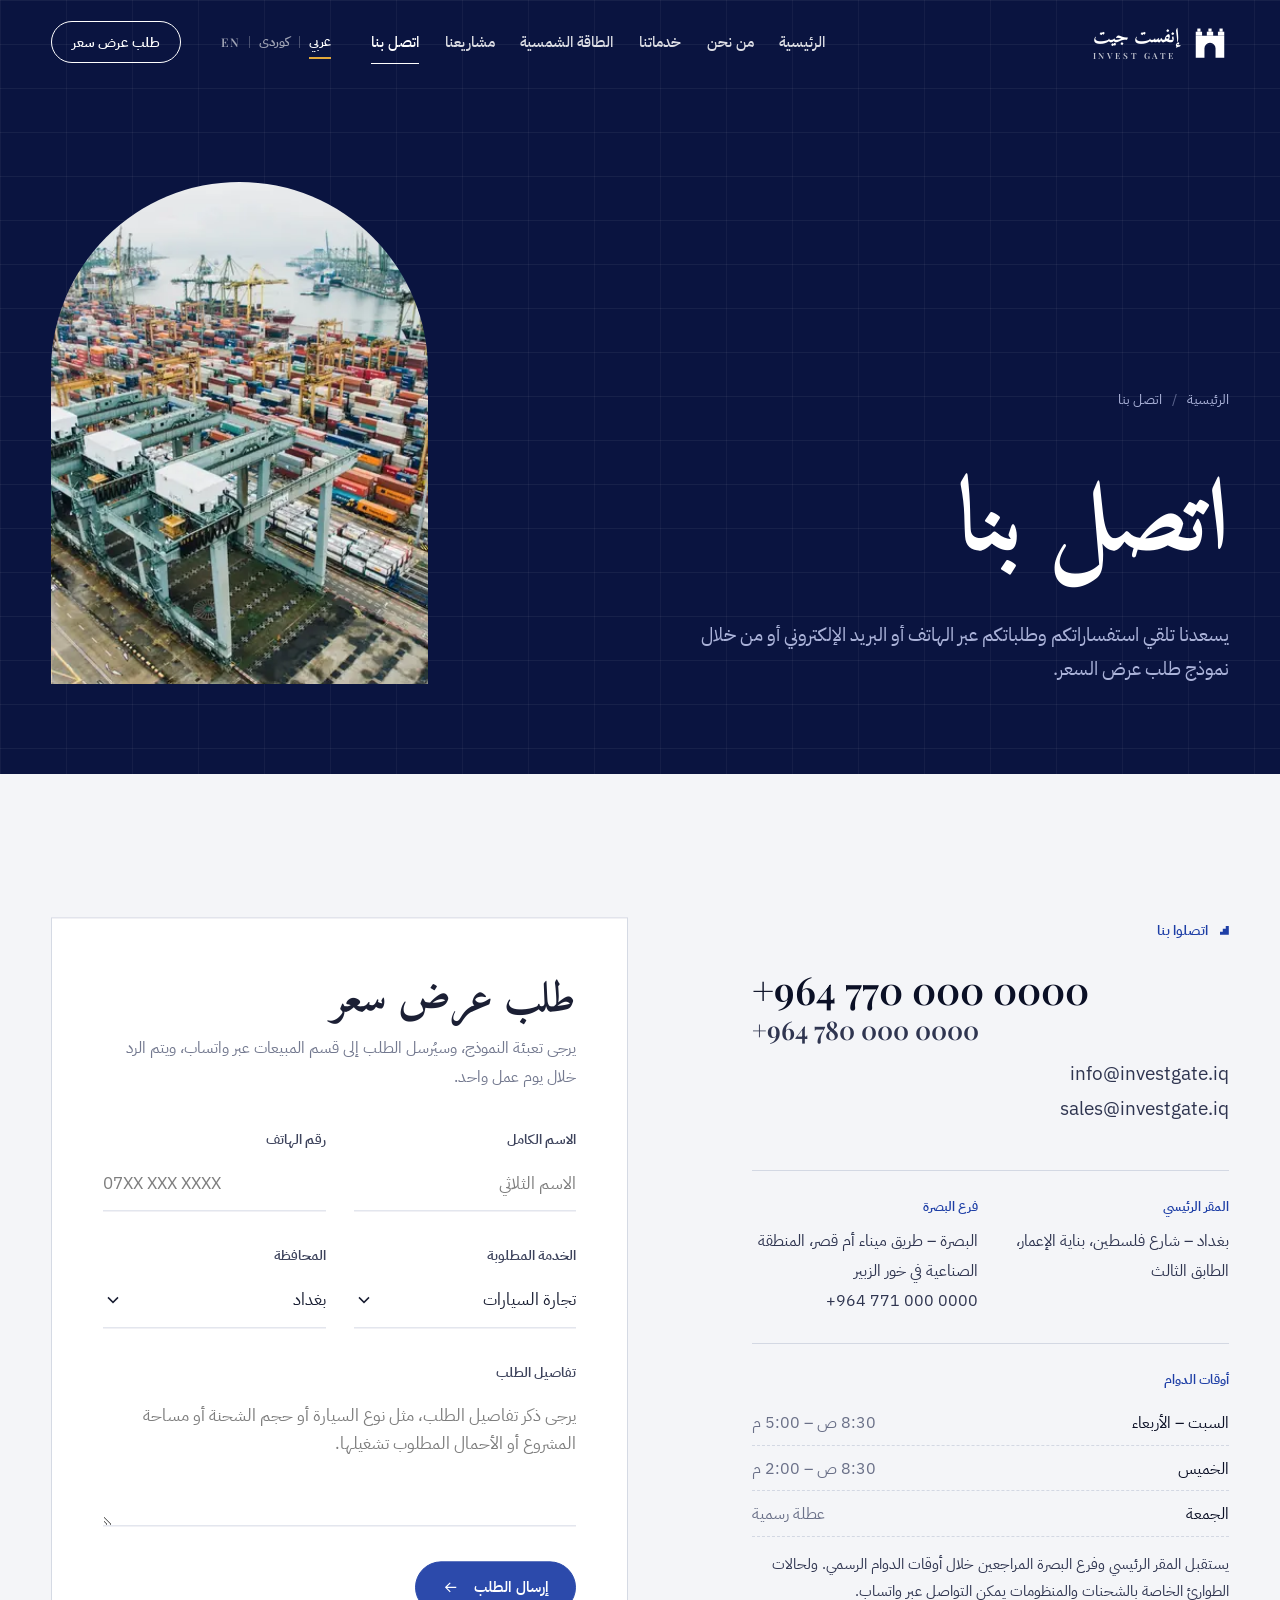
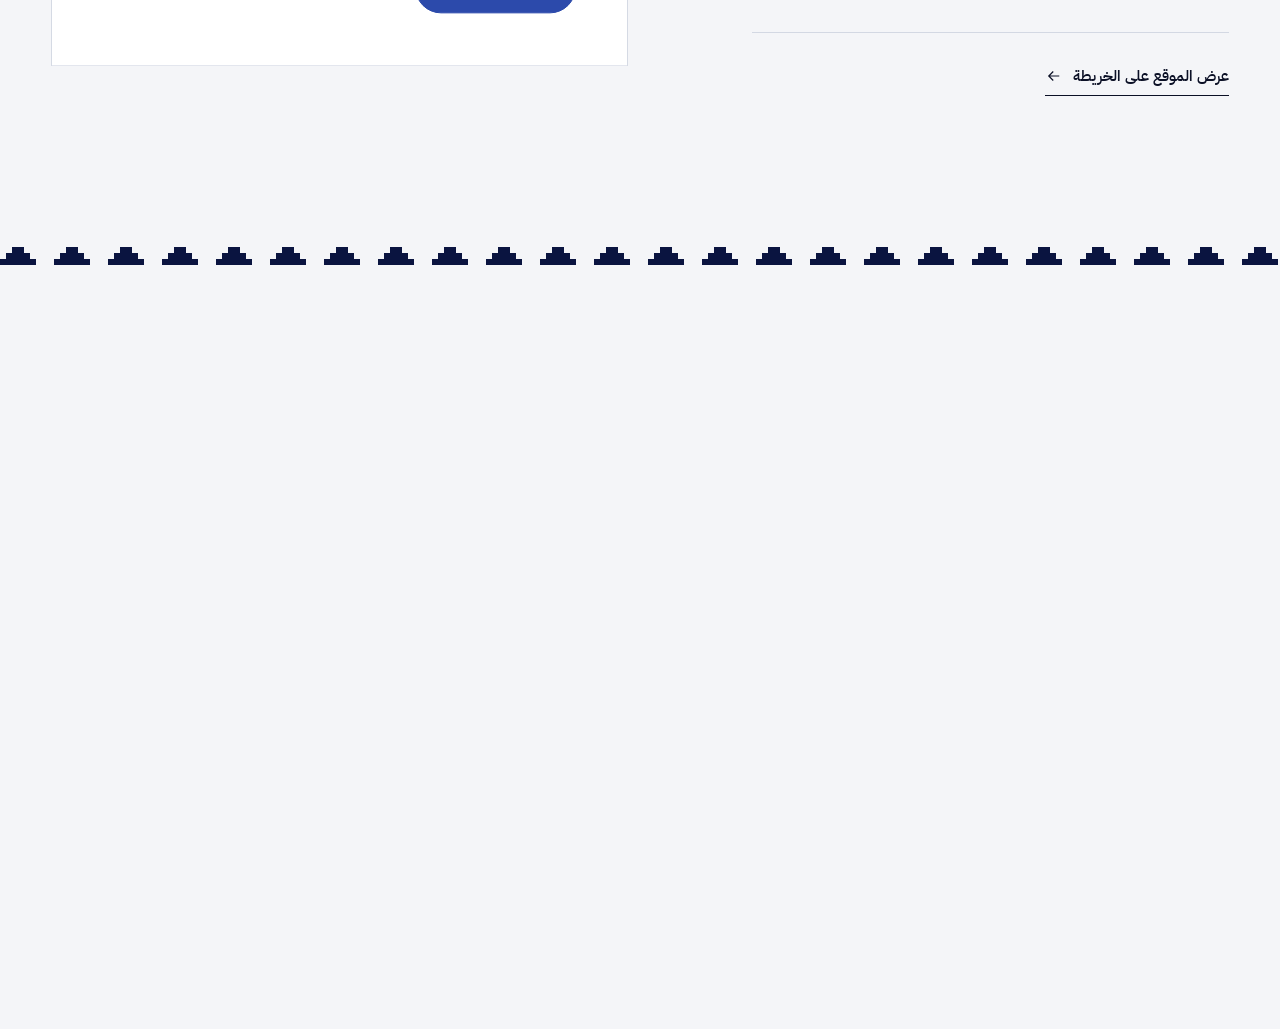
<file: invest-gate/contact.html>
<!doctype html>
<html lang="ar" dir="rtl">
<head>
<meta charset="utf-8">
<meta name="viewport" content="width=device-width, initial-scale=1, viewport-fit=cover">
<title>اتصل بنا — إنفست جيت</title>
<meta name="description" content="معلومات الاتصال بشركة إنفست جيت للتجارة العامة والمقاولات ونموذج طلب عرض السعر.">
<link rel="canonical" href="https://ahmad-ali-99.github.io/investgate/contact.html">
<link rel="alternate" hreflang="ar" href="https://ahmad-ali-99.github.io/investgate/contact.html"><link rel="alternate" hreflang="ckb" href="https://ahmad-ali-99.github.io/investgate/ku/contact.html"><link rel="alternate" hreflang="en" href="https://ahmad-ali-99.github.io/investgate/en/contact.html"><link rel="alternate" hreflang="x-default" href="https://ahmad-ali-99.github.io/investgate/contact.html">
<meta property="og:type" content="website">
<meta property="og:site_name" content="إنفست جيت للتجارة العامة والمقاولات">
<meta property="og:title" content="اتصل بنا — إنفست جيت">
<meta property="og:description" content="معلومات الاتصال بشركة إنفست جيت للتجارة العامة والمقاولات ونموذج طلب عرض السعر.">
<meta property="og:url" content="https://ahmad-ali-99.github.io/investgate/contact.html">
<meta property="og:image" content="https://ahmad-ali-99.github.io/investgate/og.jpg">
<meta property="og:image:width" content="1200"><meta property="og:image:height" content="630">
<meta property="og:locale" content="ar_IQ">
<meta name="twitter:card" content="summary_large_image">
<meta name="theme-color" content="#0a1440">
<link rel="icon" href="favicon.svg" type="image/svg+xml">
<link rel="apple-touch-icon" href="apple-touch-icon.png">
<script>(function(h){h.classList.add('js');try{var s=sessionStorage;if(s.getItem('ig-seen')||matchMedia('(prefers-reduced-motion: reduce)').matches)h.classList.add('no-loader');if(s.getItem('ig-pt')){h.classList.add('pt-in');s.removeItem('ig-pt')}}catch(e){h.classList.add('no-loader')}})(document.documentElement)</script>
<link rel="preload" href="assets/fonts/amiri-arabic-5c7846.woff2" as="font" type="font/woff2" crossorigin><link rel="preload" href="assets/fonts/ibmplexsansarabic-arabic-00b30d.woff2" as="font" type="font/woff2" crossorigin>
<link rel="stylesheet" href="assets/css/fonts.css">
<link rel="stylesheet" href="assets/css/main.css">
</head>
<body>
<a class="skip" href="#main">تخطَّ إلى المحتوى</a>
<div class="ldr" aria-hidden="true"><div class="ldr__mid"><svg class="ldr__mark" viewBox="0 0 48 48" aria-hidden="true"><path class="m b" fill-rule="evenodd" d="M6 16H42V44H6Z M17 44V32A7 7 0 0 1 31 32V44Z"/><rect class="m b" x="6" y="11" width="8" height="5"/><rect class="m b" x="20" y="11" width="8" height="5"/><rect class="m b" x="34" y="11" width="8" height="5"/><rect class="m b" x="8" y="7" width="4" height="4"/><rect class="m b" x="22" y="7" width="4" height="4"/><rect class="m b" x="36" y="7" width="4" height="4"/></svg><div class="ldr__name">إنفست جيت<small>INVEST GATE</small></div></div><div class="ldr__count">0</div></div>
<div class="pt" aria-hidden="true"></div>
<header class="hdr" id="top">
  <div class="wrap hdr__in">
    <a class="brand" href="index.html" aria-label="إنفست جيت"><svg class="brand__mark" viewBox="0 0 48 48" aria-hidden="true"><path class="m b" fill-rule="evenodd" d="M6 16H42V44H6Z M17 44V32A7 7 0 0 1 31 32V44Z"/><rect class="m b" x="6" y="11" width="8" height="5"/><rect class="m b" x="20" y="11" width="8" height="5"/><rect class="m b" x="34" y="11" width="8" height="5"/><rect class="m b" x="8" y="7" width="4" height="4"/><rect class="m b" x="22" y="7" width="4" height="4"/><rect class="m b" x="36" y="7" width="4" height="4"/></svg><span class="brand__txt"><b>إنفست جيت</b><small>INVEST GATE</small></span></a>
    <nav class="nav" aria-label="القائمة"><a href="index.html">الرئيسية</a><a href="about.html">من نحن</a><a href="services.html">خدماتنا</a><a href="solar.html">الطاقة الشمسية</a><a href="projects.html">مشاريعنا</a><a href="contact.html" aria-current="page">اتصل بنا</a></nav>
    <div class="langs"><a href="contact.html" lang="ar" hreflang="ar" aria-current="true">عربي</a><span class="sep"></span><a href="ku/contact.html" lang="ckb" hreflang="ckb">کوردی</a><span class="sep"></span><a href="en/contact.html" lang="en" hreflang="en">EN</a></div>
    <a class="btn hdr__cta" href="contact.html"><span>طلب عرض سعر</span></a>
    <button class="menu-btn" type="button" aria-expanded="false" aria-controls="ovl"><span>القائمة</span><i></i></button>
  </div>
</header>
<div class="ovl bricks" id="ovl" role="dialog" aria-modal="true" aria-label="القائمة">
  <div class="wrap ovl__top"><a class="brand" href="index.html" aria-label="إنفست جيت"><svg class="brand__mark" viewBox="0 0 48 48" aria-hidden="true"><path class="m b" fill-rule="evenodd" d="M6 16H42V44H6Z M17 44V32A7 7 0 0 1 31 32V44Z"/><rect class="m b" x="6" y="11" width="8" height="5"/><rect class="m b" x="20" y="11" width="8" height="5"/><rect class="m b" x="34" y="11" width="8" height="5"/><rect class="m b" x="8" y="7" width="4" height="4"/><rect class="m b" x="22" y="7" width="4" height="4"/><rect class="m b" x="36" y="7" width="4" height="4"/></svg><span class="brand__txt"><b>إنفست جيت</b><small>INVEST GATE</small></span></a><button class="ovl__close" type="button"><span>إغلاق</span><i></i></button></div>
  <div class="wrap ovl__body">
    <ol class="ovl__links"><li><a href="index.html"><i>01</i>الرئيسية</a></li><li><a href="about.html"><i>02</i>من نحن</a></li><li><a href="services.html"><i>03</i>خدماتنا</a></li><li><a href="solar.html"><i>04</i>الطاقة الشمسية</a></li><li><a href="projects.html"><i>05</i>مشاريعنا</a></li><li><a href="contact.html"><i>06</i>اتصل بنا</a></li></ol>
    <div class="ovl__aside">
      <div><h4>اتصلوا بنا</h4><a class="ltr" href="tel:+9647700000000">+964 770 000 0000</a><br><a href="mailto:info@investgate.iq">info@investgate.iq</a></div>
      <div><h4>مكاتبنا</h4><p>بغداد – شارع فلسطين، بناية الإعمار، الطابق الثالث<br>البصرة – طريق ميناء أم قصر، المنطقة الصناعية في خور الزبير</p></div>
      <div><h4>اختيار اللغة</h4><div class="langs"><a href="contact.html" lang="ar" hreflang="ar" aria-current="true">عربي</a><span class="sep"></span><a href="ku/contact.html" lang="ckb" hreflang="ckb">کوردی</a><span class="sep"></span><a href="en/contact.html" lang="en" hreflang="en">EN</a></div></div>
    </div>
  </div>
</div>
<main id="main">
<section class="phero bricks">
  <div class="wrap phero__in">
    <div class="phero__copy">
      <ol class="crumbs"><li><a href="index.html">الرئيسية</a></li><li aria-current="page">اتصل بنا</li></ol>
      <h1 class="phero__title">اتصل بنا</h1>
      <p class="phero__text">يسعدنا تلقي استفساراتكم وطلباتكم عبر الهاتف أو البريد الإلكتروني أو من خلال نموذج طلب عرض السعر.</p>
    </div>
    <div class="phero__media" data-par><img src="img/hero-port-1600.webp" srcset="img/hero-port-800.webp 800w, img/hero-port-1600.webp 1600w" sizes="(max-width: 860px) 100vw, 34vw" width="1600" height="1067" alt="" fetchpriority="high" decoding="async"></div>
  </div>
</section>

<section class="sec bg-paper">
  <div class="wrap contact">
    <div class="c-info">
      <p class="eyebrow">اتصلوا بنا</p>
      <a class="c-big" href="tel:+9647700000000">+964 770 000 0000</a>
      <a class="c-big" href="tel:+9647800000000" style="font-size:clamp(20px,2vw,28px);color:var(--ink-2)">+964 780 000 0000</a>
      <a class="c-mail" href="mailto:info@investgate.iq">info@investgate.iq</a>
      <a class="c-mail" href="mailto:sales@investgate.iq" style="margin-top:0">sales@investgate.iq</a>
      <div class="c-block" style="margin-top:44px">
        <div class="c-offices">
          <div><h3>المقر الرئيسي</h3><p>بغداد – شارع فلسطين، بناية الإعمار، الطابق الثالث</p></div>
          <div><h3>فرع البصرة</h3><p>البصرة – طريق ميناء أم قصر، المنطقة الصناعية في خور الزبير<br><span class="ltr">+964 771 000 0000</span></p></div>
        </div>
      </div>
      <div class="c-block"><h3>أوقات الدوام</h3><ul class="hours"><li><span>السبت – الأربعاء</span><span>8:30 ص – 5:00 م</span></li><li><span>الخميس</span><span>8:30 ص – 2:00 م</span></li><li><span>الجمعة</span><span>عطلة رسمية</span></li></ul><p class="muted" style="margin-top:14px;font-size:14.5px">يستقبل المقر الرئيسي وفرع البصرة المراجعين خلال أوقات الدوام الرسمي. ولحالات الطوارئ الخاصة بالشحنات والمنظومات يمكن التواصل عبر واتساب.</p></div>
      <div class="c-block"><a class="link-u" href="https://www.google.com/maps/search/?api=1&amp;query=Palestine+Street+Baghdad" target="_blank" rel="noopener">عرض الموقع على الخريطة<svg class="arr" viewBox="0 0 24 24" aria-hidden="true"><path d="M19 12H5M11 6l-6 6 6 6"/></svg></a></div>
    </div>
    <div class="c-form">
      <form class="form" id="qform" novalidate data-reveal>
        <h2>طلب عرض سعر</h2>
        <p>يرجى تعبئة النموذج، وسيُرسل الطلب إلى قسم المبيعات عبر واتساب، ويتم الرد خلال يوم عمل واحد.</p>
        <div class="fields">
          <label class="field" for="f-name"><span>الاسم الكامل</span><input id="f-name" name="name" autocomplete="name" placeholder="الاسم الثلاثي"><em class="err">يرجى إدخال الاسم.</em></label>
          <label class="field" for="f-phone"><span>رقم الهاتف</span><input id="f-phone" name="phone" type="tel" inputmode="tel" autocomplete="tel" dir="ltr" placeholder="07XX XXX XXXX"><em class="err">يرجى إدخال رقم هاتف صحيح.</em></label>
          <label class="field" for="f-service"><span>الخدمة المطلوبة</span><select id="f-service" name="service"><option>تجارة السيارات</option><option>الشحن الدولي</option><option>النقل البري</option><option>المقاولات والبناء</option><option>الطاقة الشمسية</option><option>التجارة العامة والتجهيز</option></select></label>
          <label class="field" for="f-city"><span>المحافظة</span><select id="f-city" name="city"><option>بغداد</option><option>البصرة</option><option>نينوى</option><option>أربيل</option><option>النجف</option><option>كربلاء</option><option>بابل</option><option>الأنبار</option><option>ديالى</option><option>واسط</option><option>صلاح الدين</option><option>كركوك</option><option>ذي قار</option><option>ميسان</option><option>المثنى</option><option>الديوانية</option><option>دهوك</option><option>السليمانية</option><option>خارج العراق</option></select></label>
          <label class="field field--full" for="f-msg"><span>تفاصيل الطلب</span><textarea id="f-msg" name="msg" rows="4" placeholder="يرجى ذكر تفاصيل الطلب، مثل نوع السيارة أو حجم الشحنة أو مساحة المشروع أو الأحمال المطلوب تشغيلها."></textarea></label>
        </div>
        <button class="btn btn--solid" type="submit"><span>إرسال الطلب</span><svg class="arr" viewBox="0 0 24 24" aria-hidden="true"><path d="M19 12H5M11 6l-6 6 6 6"/></svg></button>
        <div class="form__result" role="status">تم تجهيز رسالة الطلب. إذا لم تُفتح نافذة واتساب تلقائياً، <a href="#" target="_blank" rel="noopener">اضغط هنا لإكمال الإرسال</a>.</div>
      </form>
    </div>
  </div>
</section>
</main>
<div class="edge" aria-hidden="true"></div>
<div class="foot-wrap"><footer class="ftr bricks">
  <div class="wrap">
    
    <div class="ftr__grid">
      <div class="ftr__col ftr__col--wide"><h4>اتصلوا بنا</h4><a class="big-tel ltr" href="tel:+9647700000000">+964 770 000 0000</a><a href="mailto:info@investgate.iq">info@investgate.iq</a></div>
      <div class="ftr__col"><h4>مكاتبنا</h4><p>بغداد – شارع فلسطين، بناية الإعمار، الطابق الثالث</p><p>البصرة – طريق ميناء أم قصر، المنطقة الصناعية في خور الزبير</p><p>السبت – الأربعاء: 8:30 ص – 5:00 م</p></div>
      <div class="ftr__col ftr__col--sm"><h4>روابط سريعة</h4><ul><li><a href="index.html">الرئيسية</a></li><li><a href="about.html">من نحن</a></li><li><a href="services.html">خدماتنا</a></li><li><a href="solar.html">الطاقة الشمسية</a></li><li><a href="projects.html">مشاريعنا</a></li><li><a href="contact.html">اتصل بنا</a></li></ul></div>
      <div class="ftr__col ftr__col--svc"><h4>خدماتنا</h4><ul><li><a href="services.html#cars">تجارة السيارات</a></li><li><a href="services.html#shipping">الشحن الدولي</a></li><li><a href="services.html#transport">النقل البري</a></li><li><a href="services.html#construction">المقاولات والبناء</a></li><li><a href="solar.html">الطاقة الشمسية</a></li><li><a href="services.html#trading">التجارة العامة والتجهيز</a></li></ul></div>
    </div>
  </div>
  <div class="ftr__word" aria-hidden="true"><span>I</span><span>N</span><span>V</span><span>E</span><span>S</span><span>T</span><span>&nbsp;</span><span>G</span><span>A</span><span>T</span><span>E</span></div>
  <div class="wrap ftr__bottom"><span>جميع الحقوق محفوظة © <span id="year">2026</span> شركة إنفست جيت للتجارة العامة والمقاولات</span><a href="#top">العودة إلى الأعلى ↑</a></div>
</footer></div>
<a class="wa" data-wa href="#" target="_blank" rel="noopener" aria-label="التواصل عبر واتساب"><svg viewBox="0 0 24 24" aria-hidden="true"><path d="M12 2a10 10 0 0 0-8.6 15.1L2 22l5-1.3A10 10 0 1 0 12 2zm0 18.2a8.2 8.2 0 0 1-4.2-1.2l-.3-.2-3 .8.8-2.9-.2-.3A8.2 8.2 0 1 1 12 20.2zm4.5-6.1c-.2-.1-1.5-.7-1.7-.8s-.4-.1-.6.1-.7.8-.8 1-.3.2-.5.1a6.7 6.7 0 0 1-3.3-2.9c-.3-.4.3-.4.7-1.4a.5.5 0 0 0 0-.4l-.8-1.9c-.2-.5-.4-.4-.6-.4h-.5a1 1 0 0 0-.7.3 3 3 0 0 0-.9 2.2 5.2 5.2 0 0 0 1.1 2.7 11.8 11.8 0 0 0 4.5 4c1.7.7 2.3.8 3.2.6a2.7 2.7 0 0 0 1.8-1.3 2.2 2.2 0 0 0 .2-1.3c-.1-.1-.3-.2-.6-.3z"/></svg></a>
<script src="assets/vendor/gsap.min.js" defer></script>
<script src="assets/vendor/ScrollTrigger.min.js" defer></script>
<script src="assets/vendor/lenis.min.js" defer></script>
<script src="assets/js/main.js" defer></script>
</body>
</html>
</file>
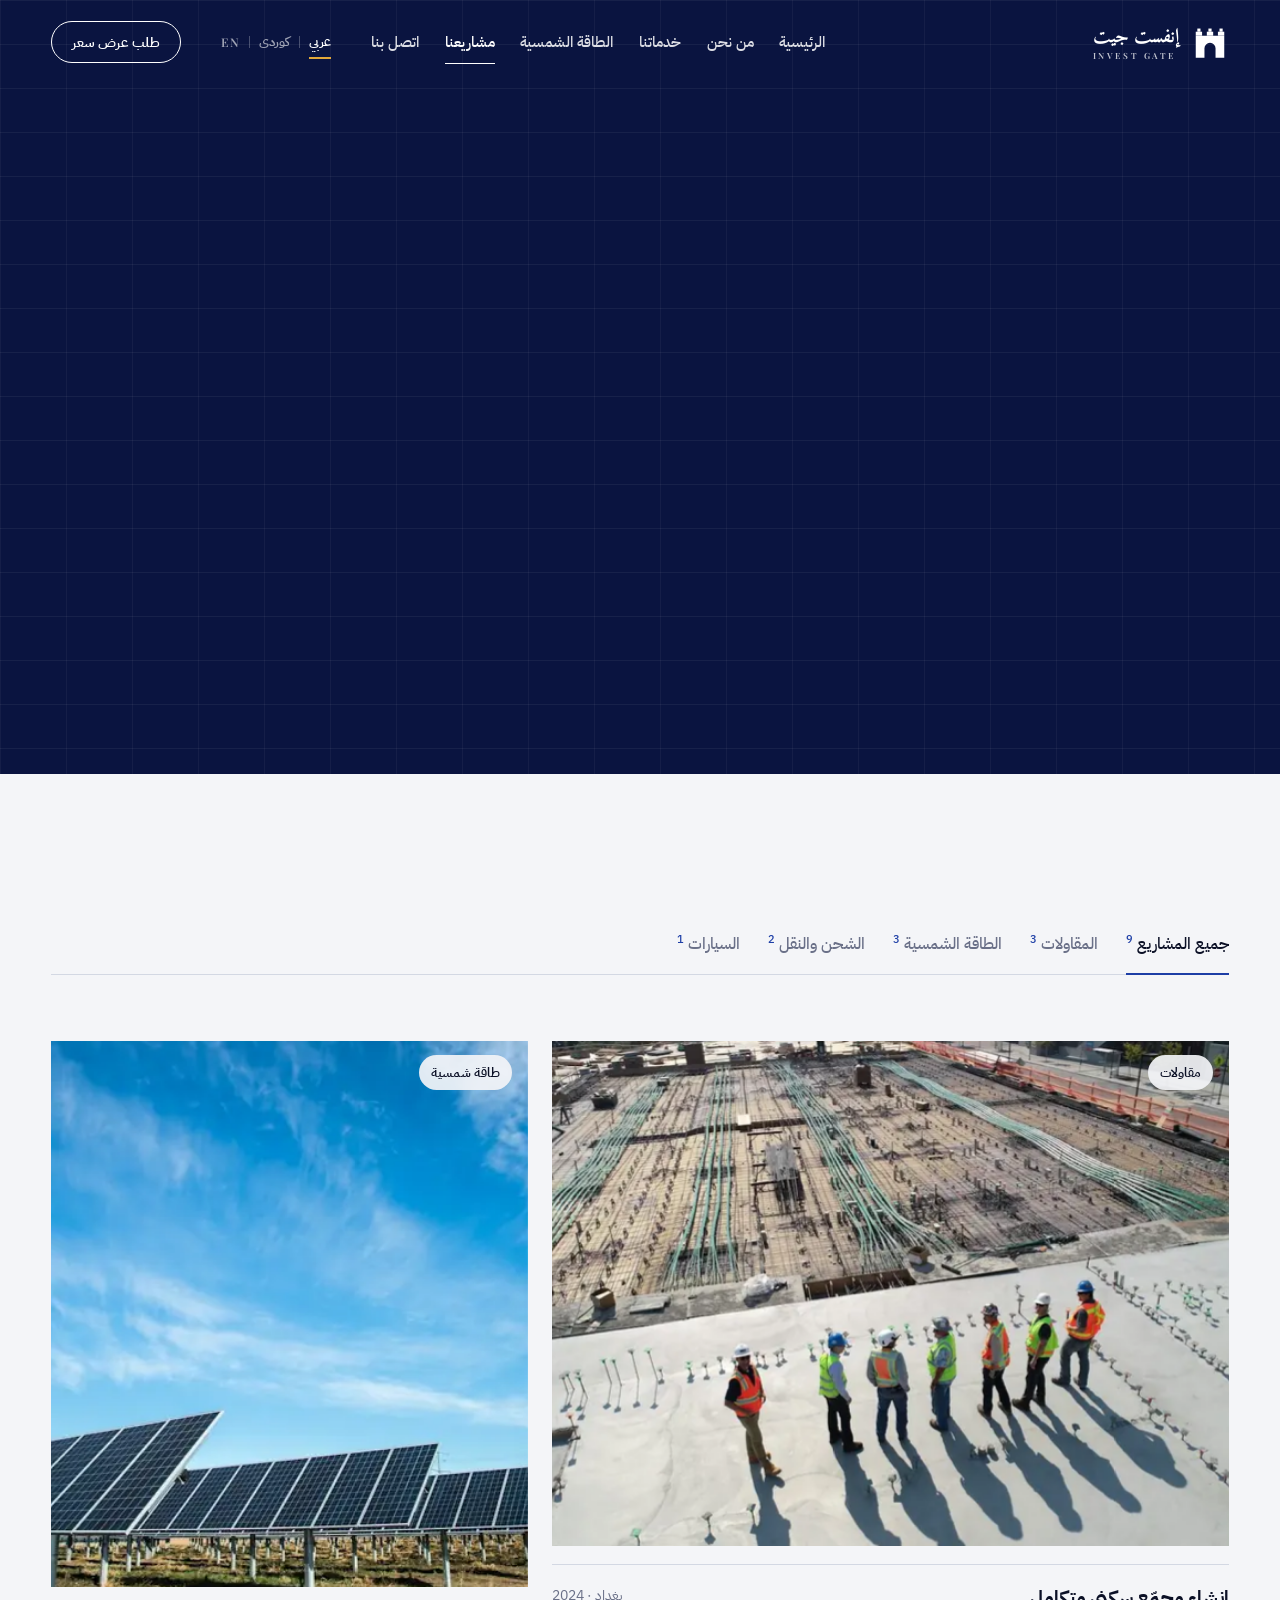
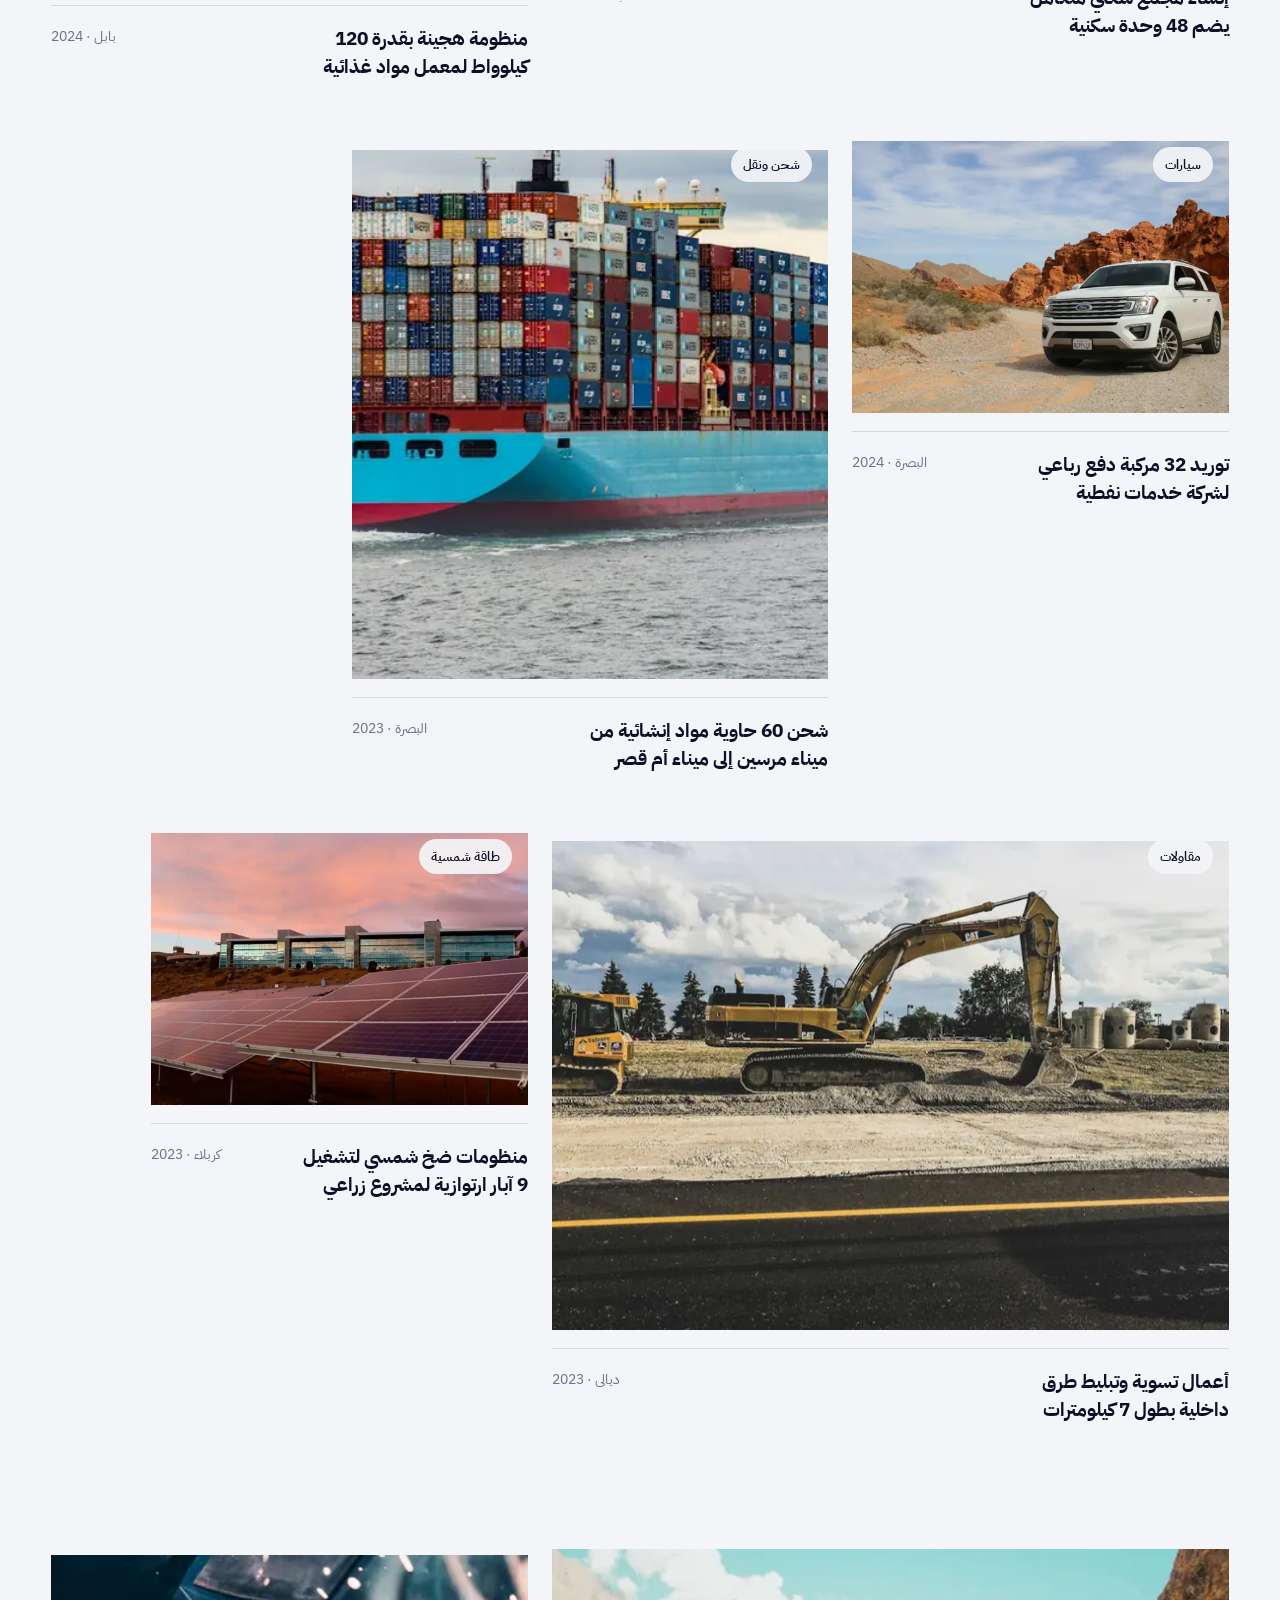
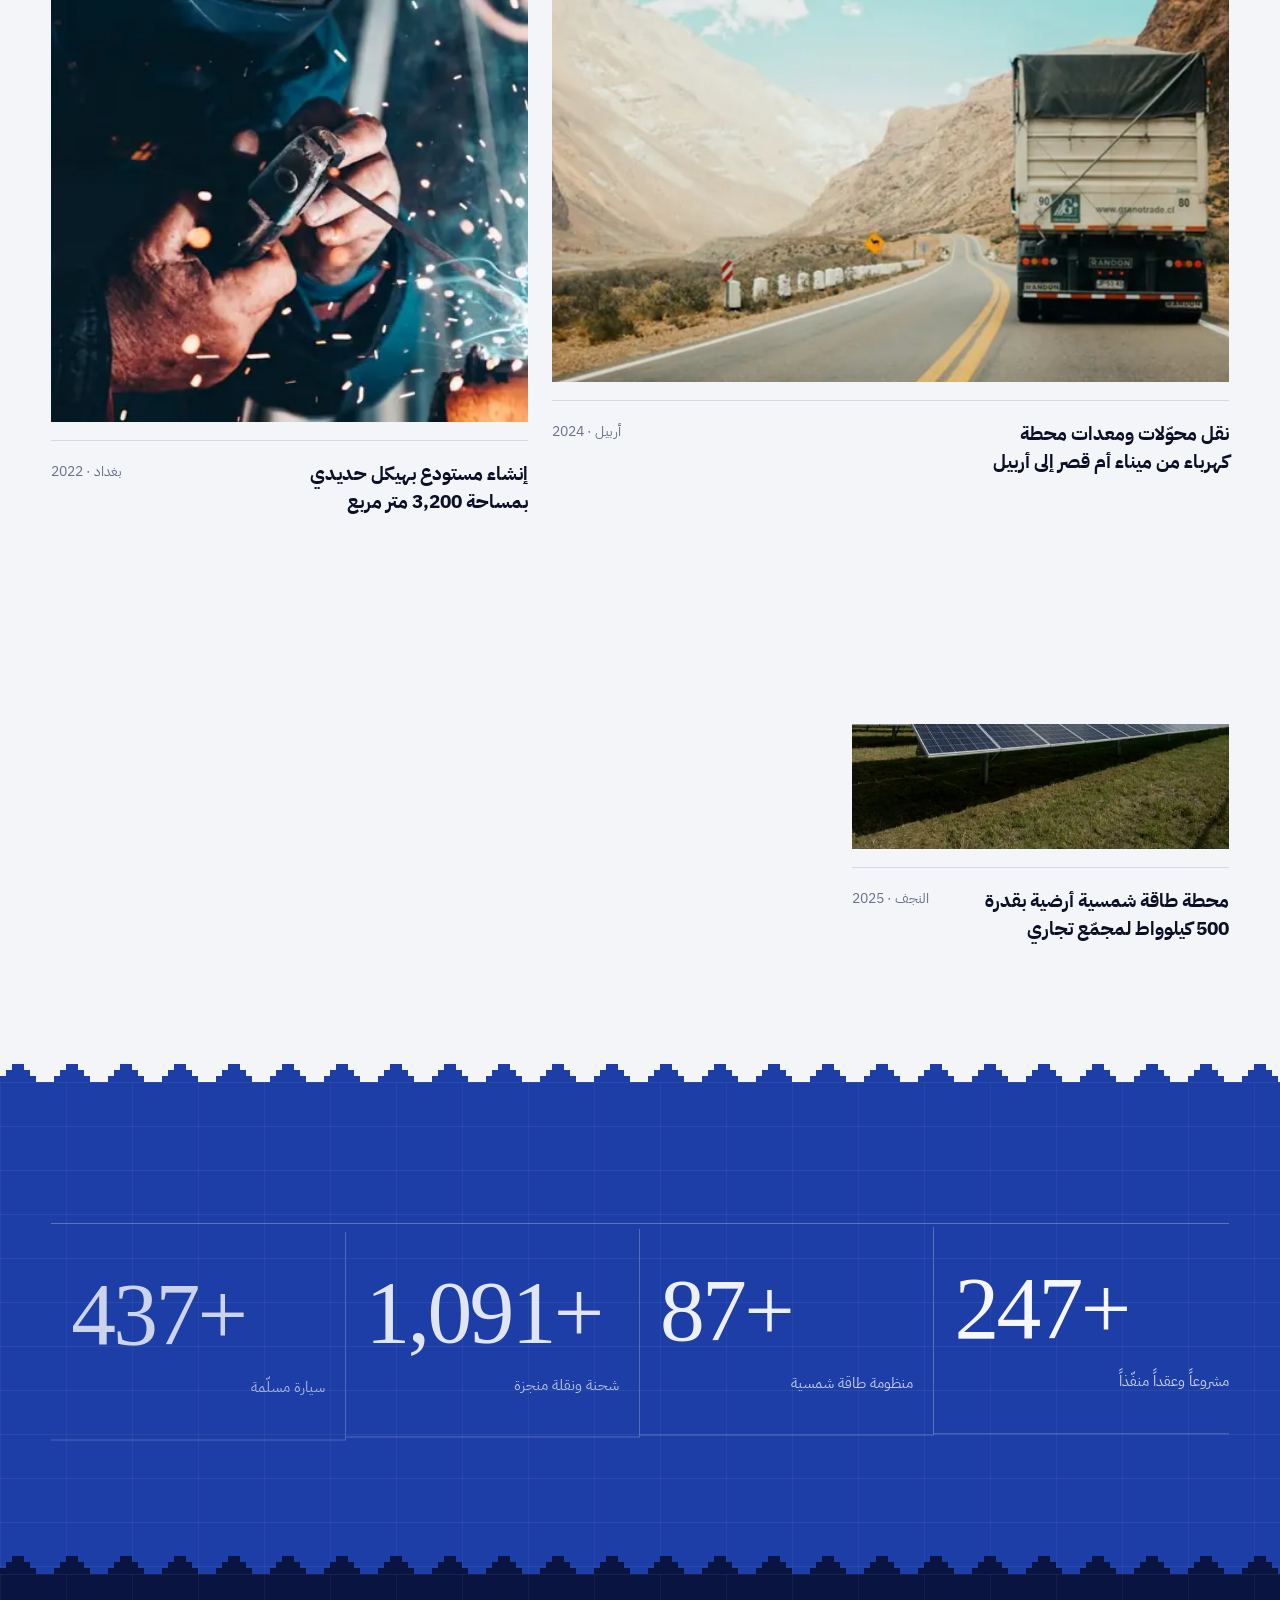
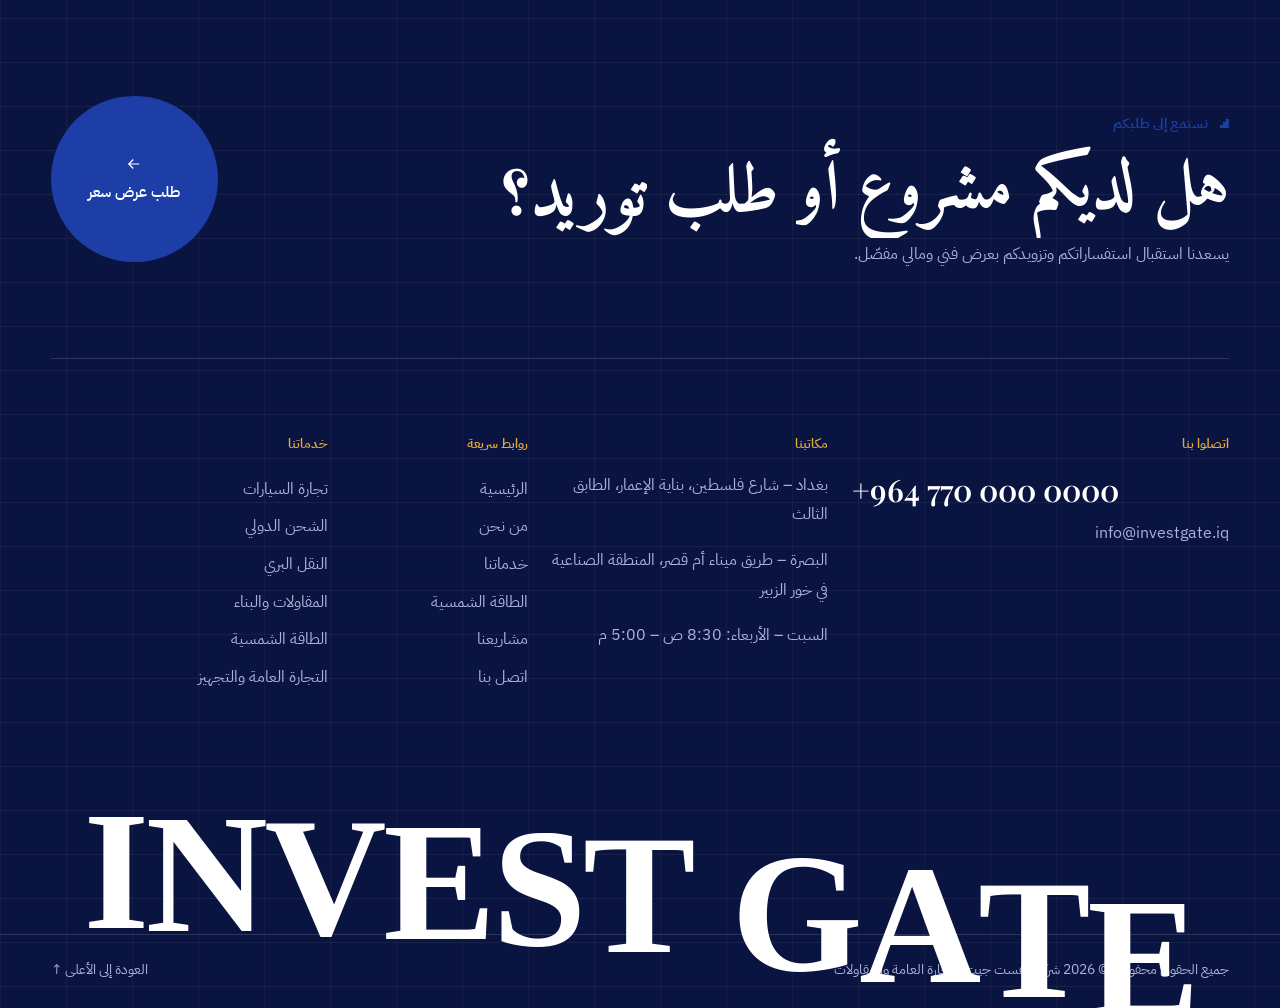
<file: invest-gate/projects.html>
<!doctype html>
<html lang="ar" dir="rtl">
<head>
<meta charset="utf-8">
<meta name="viewport" content="width=device-width, initial-scale=1, viewport-fit=cover">
<title>مشاريعنا — إنفست جيت</title>
<meta name="description" content="مشاريع شركة إنفست جيت المنفّذة في المقاولات والطاقة الشمسية والشحن والنقل وتجارة السيارات.">
<link rel="canonical" href="https://ahmad-ali-99.github.io/investgate/projects.html">
<link rel="alternate" hreflang="ar" href="https://ahmad-ali-99.github.io/investgate/projects.html"><link rel="alternate" hreflang="ckb" href="https://ahmad-ali-99.github.io/investgate/ku/projects.html"><link rel="alternate" hreflang="en" href="https://ahmad-ali-99.github.io/investgate/en/projects.html"><link rel="alternate" hreflang="x-default" href="https://ahmad-ali-99.github.io/investgate/projects.html">
<meta property="og:type" content="website">
<meta property="og:site_name" content="إنفست جيت للتجارة العامة والمقاولات">
<meta property="og:title" content="مشاريعنا — إنفست جيت">
<meta property="og:description" content="مشاريع شركة إنفست جيت المنفّذة في المقاولات والطاقة الشمسية والشحن والنقل وتجارة السيارات.">
<meta property="og:url" content="https://ahmad-ali-99.github.io/investgate/projects.html">
<meta property="og:image" content="https://ahmad-ali-99.github.io/investgate/og.jpg">
<meta property="og:image:width" content="1200"><meta property="og:image:height" content="630">
<meta property="og:locale" content="ar_IQ">
<meta name="twitter:card" content="summary_large_image">
<meta name="theme-color" content="#0a1440">
<link rel="icon" href="favicon.svg" type="image/svg+xml">
<link rel="apple-touch-icon" href="apple-touch-icon.png">
<script>(function(h){h.classList.add('js');try{var s=sessionStorage;if(s.getItem('ig-seen')||matchMedia('(prefers-reduced-motion: reduce)').matches)h.classList.add('no-loader');if(s.getItem('ig-pt')){h.classList.add('pt-in');s.removeItem('ig-pt')}}catch(e){h.classList.add('no-loader')}})(document.documentElement)</script>
<link rel="preload" href="assets/fonts/amiri-arabic-5c7846.woff2" as="font" type="font/woff2" crossorigin><link rel="preload" href="assets/fonts/ibmplexsansarabic-arabic-00b30d.woff2" as="font" type="font/woff2" crossorigin>
<link rel="stylesheet" href="assets/css/fonts.css">
<link rel="stylesheet" href="assets/css/main.css">
</head>
<body>
<a class="skip" href="#main">تخطَّ إلى المحتوى</a>
<div class="ldr" aria-hidden="true"><div class="ldr__mid"><svg class="ldr__mark" viewBox="0 0 48 48" aria-hidden="true"><path class="m b" fill-rule="evenodd" d="M6 16H42V44H6Z M17 44V32A7 7 0 0 1 31 32V44Z"/><rect class="m b" x="6" y="11" width="8" height="5"/><rect class="m b" x="20" y="11" width="8" height="5"/><rect class="m b" x="34" y="11" width="8" height="5"/><rect class="m b" x="8" y="7" width="4" height="4"/><rect class="m b" x="22" y="7" width="4" height="4"/><rect class="m b" x="36" y="7" width="4" height="4"/></svg><div class="ldr__name">إنفست جيت<small>INVEST GATE</small></div></div><div class="ldr__count">0</div></div>
<div class="pt" aria-hidden="true"></div>
<header class="hdr" id="top">
  <div class="wrap hdr__in">
    <a class="brand" href="index.html" aria-label="إنفست جيت"><svg class="brand__mark" viewBox="0 0 48 48" aria-hidden="true"><path class="m b" fill-rule="evenodd" d="M6 16H42V44H6Z M17 44V32A7 7 0 0 1 31 32V44Z"/><rect class="m b" x="6" y="11" width="8" height="5"/><rect class="m b" x="20" y="11" width="8" height="5"/><rect class="m b" x="34" y="11" width="8" height="5"/><rect class="m b" x="8" y="7" width="4" height="4"/><rect class="m b" x="22" y="7" width="4" height="4"/><rect class="m b" x="36" y="7" width="4" height="4"/></svg><span class="brand__txt"><b>إنفست جيت</b><small>INVEST GATE</small></span></a>
    <nav class="nav" aria-label="القائمة"><a href="index.html">الرئيسية</a><a href="about.html">من نحن</a><a href="services.html">خدماتنا</a><a href="solar.html">الطاقة الشمسية</a><a href="projects.html" aria-current="page">مشاريعنا</a><a href="contact.html">اتصل بنا</a></nav>
    <div class="langs"><a href="projects.html" lang="ar" hreflang="ar" aria-current="true">عربي</a><span class="sep"></span><a href="ku/projects.html" lang="ckb" hreflang="ckb">کوردی</a><span class="sep"></span><a href="en/projects.html" lang="en" hreflang="en">EN</a></div>
    <a class="btn hdr__cta" href="contact.html"><span>طلب عرض سعر</span></a>
    <button class="menu-btn" type="button" aria-expanded="false" aria-controls="ovl"><span>القائمة</span><i></i></button>
  </div>
</header>
<div class="ovl bricks" id="ovl" role="dialog" aria-modal="true" aria-label="القائمة">
  <div class="wrap ovl__top"><a class="brand" href="index.html" aria-label="إنفست جيت"><svg class="brand__mark" viewBox="0 0 48 48" aria-hidden="true"><path class="m b" fill-rule="evenodd" d="M6 16H42V44H6Z M17 44V32A7 7 0 0 1 31 32V44Z"/><rect class="m b" x="6" y="11" width="8" height="5"/><rect class="m b" x="20" y="11" width="8" height="5"/><rect class="m b" x="34" y="11" width="8" height="5"/><rect class="m b" x="8" y="7" width="4" height="4"/><rect class="m b" x="22" y="7" width="4" height="4"/><rect class="m b" x="36" y="7" width="4" height="4"/></svg><span class="brand__txt"><b>إنفست جيت</b><small>INVEST GATE</small></span></a><button class="ovl__close" type="button"><span>إغلاق</span><i></i></button></div>
  <div class="wrap ovl__body">
    <ol class="ovl__links"><li><a href="index.html"><i>01</i>الرئيسية</a></li><li><a href="about.html"><i>02</i>من نحن</a></li><li><a href="services.html"><i>03</i>خدماتنا</a></li><li><a href="solar.html"><i>04</i>الطاقة الشمسية</a></li><li><a href="projects.html"><i>05</i>مشاريعنا</a></li><li><a href="contact.html"><i>06</i>اتصل بنا</a></li></ol>
    <div class="ovl__aside">
      <div><h4>اتصلوا بنا</h4><a class="ltr" href="tel:+9647700000000">+964 770 000 0000</a><br><a href="mailto:info@investgate.iq">info@investgate.iq</a></div>
      <div><h4>مكاتبنا</h4><p>بغداد – شارع فلسطين، بناية الإعمار، الطابق الثالث<br>البصرة – طريق ميناء أم قصر، المنطقة الصناعية في خور الزبير</p></div>
      <div><h4>اختيار اللغة</h4><div class="langs"><a href="projects.html" lang="ar" hreflang="ar" aria-current="true">عربي</a><span class="sep"></span><a href="ku/projects.html" lang="ckb" hreflang="ckb">کوردی</a><span class="sep"></span><a href="en/projects.html" lang="en" hreflang="en">EN</a></div></div>
    </div>
  </div>
</div>
<main id="main">
<section class="phero bricks">
  <div class="wrap phero__in">
    <div class="phero__copy">
      <ol class="crumbs"><li><a href="index.html">الرئيسية</a></li><li aria-current="page">مشاريعنا</li></ol>
      <h1 class="phero__title">مشاريعنا</h1>
      <p class="phero__text">نماذج من المشاريع والعقود التي نفّذتها الشركة في مجالات المقاولات والطاقة الشمسية والشحن والنقل وتجارة السيارات.</p>
    </div>
    <div class="phero__media" data-par><img src="img/hero-construction-1600.webp" srcset="img/hero-construction-800.webp 800w, img/hero-construction-1600.webp 1600w" sizes="(max-width: 860px) 100vw, 34vw" width="1600" height="1067" alt="" fetchpriority="high" decoding="async"></div>
  </div>
</section>

<section class="sec bg-paper">
  <div class="wrap">
    <div class="filters" role="group" aria-label="تصنيف المشاريع"><button type="button" data-f="all" aria-pressed="true" class="on">جميع المشاريع<sup>9</sup></button><button type="button" data-f="construction" aria-pressed="false">المقاولات<sup>3</sup></button><button type="button" data-f="solar" aria-pressed="false">الطاقة الشمسية<sup>3</sup></button><button type="button" data-f="logistics" aria-pressed="false">الشحن والنقل<sup>2</sup></button><button type="button" data-f="cars" aria-pressed="false">السيارات<sup>1</sup></button></div>
    <div class="gallery"><a class="gitem" href="projects.html" data-cat="construction">
  <div class="work__img" data-img data-par><span class="pill">مقاولات</span><img src="img/site-1600.webp" srcset="img/site-800.webp 800w, img/site-1600.webp 1600w" sizes="(max-width: 860px) 100vw, 58vw" width="1200" height="800" alt="إنشاء مجمّع سكني متكامل يضم 48 وحدة سكنية" loading="lazy" decoding="async"></div>
  <div class="work__cap"><h3>إنشاء مجمّع سكني متكامل يضم 48 وحدة سكنية</h3><span>بغداد · 2024</span></div>
</a><a class="gitem" href="projects.html" data-cat="solar">
  <div class="work__img" data-img data-par><span class="pill">طاقة شمسية</span><img src="img/solar-rows-1600.webp" srcset="img/solar-rows-800.webp 800w, img/solar-rows-1600.webp 1600w" sizes="(max-width: 860px) 100vw, 58vw" width="1000" height="666" alt="منظومة هجينة بقدرة 120 كيلوواط لمعمل مواد غذائية" loading="lazy" decoding="async"></div>
  <div class="work__cap"><h3>منظومة هجينة بقدرة 120 كيلوواط لمعمل مواد غذائية</h3><span>بابل · 2024</span></div>
</a><a class="gitem" href="projects.html" data-cat="cars">
  <div class="work__img" data-img data-par><span class="pill">سيارات</span><img src="img/cars-2-1600.webp" srcset="img/cars-2-800.webp 800w, img/cars-2-1600.webp 1600w" sizes="(max-width: 860px) 100vw, 58vw" width="1200" height="800" alt="توريد 32 مركبة دفع رباعي لشركة خدمات نفطية" loading="lazy" decoding="async"></div>
  <div class="work__cap"><h3>توريد 32 مركبة دفع رباعي لشركة خدمات نفطية</h3><span>البصرة · 2024</span></div>
</a><a class="gitem" href="projects.html" data-cat="logistics">
  <div class="work__img" data-img data-par><span class="pill">شحن ونقل</span><img src="img/ship-1600.webp" srcset="img/ship-800.webp 800w, img/ship-1600.webp 1600w" sizes="(max-width: 860px) 100vw, 58vw" width="1200" height="800" alt="شحن 60 حاوية مواد إنشائية من ميناء مرسين إلى ميناء أم قصر" loading="lazy" decoding="async"></div>
  <div class="work__cap"><h3>شحن 60 حاوية مواد إنشائية من ميناء مرسين إلى ميناء أم قصر</h3><span>البصرة · 2023</span></div>
</a><a class="gitem" href="projects.html" data-cat="construction">
  <div class="work__img" data-img data-par><span class="pill">مقاولات</span><img src="img/excavator-1600.webp" srcset="img/excavator-800.webp 800w, img/excavator-1600.webp 1600w" sizes="(max-width: 860px) 100vw, 58vw" width="1200" height="900" alt="أعمال تسوية وتبليط طرق داخلية بطول 7 كيلومترات" loading="lazy" decoding="async"></div>
  <div class="work__cap"><h3>أعمال تسوية وتبليط طرق داخلية بطول 7 كيلومترات</h3><span>ديالى · 2023</span></div>
</a><a class="gitem" href="projects.html" data-cat="solar">
  <div class="work__img" data-img data-par><span class="pill">طاقة شمسية</span><img src="img/solar-sunset-1600.webp" srcset="img/solar-sunset-800.webp 800w, img/solar-sunset-1600.webp 1600w" sizes="(max-width: 860px) 100vw, 58vw" width="1000" height="667" alt="منظومات ضخ شمسي لتشغيل 9 آبار ارتوازية لمشروع زراعي" loading="lazy" decoding="async"></div>
  <div class="work__cap"><h3>منظومات ضخ شمسي لتشغيل 9 آبار ارتوازية لمشروع زراعي</h3><span>كربلاء · 2023</span></div>
</a><a class="gitem" href="projects.html" data-cat="logistics">
  <div class="work__img" data-img data-par><span class="pill">شحن ونقل</span><img src="img/transport-2-1600.webp" srcset="img/transport-2-800.webp 800w, img/transport-2-1600.webp 1600w" sizes="(max-width: 860px) 100vw, 58vw" width="1200" height="795" alt="نقل محوّلات ومعدات محطة كهرباء من ميناء أم قصر إلى أربيل" loading="lazy" decoding="async"></div>
  <div class="work__cap"><h3>نقل محوّلات ومعدات محطة كهرباء من ميناء أم قصر إلى أربيل</h3><span>أربيل · 2024</span></div>
</a><a class="gitem" href="projects.html" data-cat="construction">
  <div class="work__img" data-img data-par><span class="pill">مقاولات</span><img src="img/steel-1600.webp" srcset="img/steel-800.webp 800w, img/steel-1600.webp 1600w" sizes="(max-width: 860px) 100vw, 58vw" width="1200" height="800" alt="إنشاء مستودع بهيكل حديدي بمساحة 3,200 متر مربع" loading="lazy" decoding="async"></div>
  <div class="work__cap"><h3>إنشاء مستودع بهيكل حديدي بمساحة 3,200 متر مربع</h3><span>بغداد · 2022</span></div>
</a><a class="gitem" href="projects.html" data-cat="solar">
  <div class="work__img" data-img data-par><span class="pill">طاقة شمسية</span><img src="img/solar-plant-1600.webp" srcset="img/solar-plant-800.webp 800w, img/solar-plant-1600.webp 1600w" sizes="(max-width: 860px) 100vw, 58vw" width="1200" height="798" alt="محطة طاقة شمسية أرضية بقدرة 500 كيلوواط لمجمّع تجاري" loading="lazy" decoding="async"></div>
  <div class="work__cap"><h3>محطة طاقة شمسية أرضية بقدرة 500 كيلوواط لمجمّع تجاري</h3><span>النجف · 2025</span></div>
</a></div>
  </div>
</section>

<section class="sec bg-lapis bricks crenel">
  <div class="wrap"><div class="figs" data-stagger><div class="num"><b data-count="340" data-suffix="+">340</b><span>مشروعاً وعقداً منفّذاً</span></div><div class="num"><b data-count="120" data-suffix="+">120</b><span>منظومة طاقة شمسية</span></div><div class="num"><b data-count="1500" data-suffix="+">1500</b><span>شحنة ونقلة منجزة</span></div><div class="num"><b data-count="600" data-suffix="+">600</b><span>سيارة مسلّمة</span></div></div></div>
</section>
</main>
<div class="edge" aria-hidden="true"></div>
<div class="foot-wrap"><footer class="ftr bricks">
  <div class="wrap">
    <div class="ftr__cta">
      <div><p class="eyebrow">نستمع إلى طلبكم</p><h2 data-split>هل لديكم مشروع أو طلب توريد؟</h2><p>يسعدنا استقبال استفساراتكم وتزويدكم بعرض فني ومالي مفصّل.</p></div>
      <div class="magnet-wrap"><a class="magnet" href="contact.html" data-magnetic><span><svg class="arr" viewBox="0 0 24 24" aria-hidden="true"><path d="M19 12H5M11 6l-6 6 6 6"/></svg>طلب عرض سعر</span></a></div>
    </div>
    <div class="ftr__grid">
      <div class="ftr__col ftr__col--wide"><h4>اتصلوا بنا</h4><a class="big-tel ltr" href="tel:+9647700000000">+964 770 000 0000</a><a href="mailto:info@investgate.iq">info@investgate.iq</a></div>
      <div class="ftr__col"><h4>مكاتبنا</h4><p>بغداد – شارع فلسطين، بناية الإعمار، الطابق الثالث</p><p>البصرة – طريق ميناء أم قصر، المنطقة الصناعية في خور الزبير</p><p>السبت – الأربعاء: 8:30 ص – 5:00 م</p></div>
      <div class="ftr__col ftr__col--sm"><h4>روابط سريعة</h4><ul><li><a href="index.html">الرئيسية</a></li><li><a href="about.html">من نحن</a></li><li><a href="services.html">خدماتنا</a></li><li><a href="solar.html">الطاقة الشمسية</a></li><li><a href="projects.html">مشاريعنا</a></li><li><a href="contact.html">اتصل بنا</a></li></ul></div>
      <div class="ftr__col ftr__col--svc"><h4>خدماتنا</h4><ul><li><a href="services.html#cars">تجارة السيارات</a></li><li><a href="services.html#shipping">الشحن الدولي</a></li><li><a href="services.html#transport">النقل البري</a></li><li><a href="services.html#construction">المقاولات والبناء</a></li><li><a href="solar.html">الطاقة الشمسية</a></li><li><a href="services.html#trading">التجارة العامة والتجهيز</a></li></ul></div>
    </div>
  </div>
  <div class="ftr__word" aria-hidden="true"><span>I</span><span>N</span><span>V</span><span>E</span><span>S</span><span>T</span><span>&nbsp;</span><span>G</span><span>A</span><span>T</span><span>E</span></div>
  <div class="wrap ftr__bottom"><span>جميع الحقوق محفوظة © <span id="year">2026</span> شركة إنفست جيت للتجارة العامة والمقاولات</span><a href="#top">العودة إلى الأعلى ↑</a></div>
</footer></div>
<a class="wa" data-wa href="#" target="_blank" rel="noopener" aria-label="التواصل عبر واتساب"><svg viewBox="0 0 24 24" aria-hidden="true"><path d="M12 2a10 10 0 0 0-8.6 15.1L2 22l5-1.3A10 10 0 1 0 12 2zm0 18.2a8.2 8.2 0 0 1-4.2-1.2l-.3-.2-3 .8.8-2.9-.2-.3A8.2 8.2 0 1 1 12 20.2zm4.5-6.1c-.2-.1-1.5-.7-1.7-.8s-.4-.1-.6.1-.7.8-.8 1-.3.2-.5.1a6.7 6.7 0 0 1-3.3-2.9c-.3-.4.3-.4.7-1.4a.5.5 0 0 0 0-.4l-.8-1.9c-.2-.5-.4-.4-.6-.4h-.5a1 1 0 0 0-.7.3 3 3 0 0 0-.9 2.2 5.2 5.2 0 0 0 1.1 2.7 11.8 11.8 0 0 0 4.5 4c1.7.7 2.3.8 3.2.6a2.7 2.7 0 0 0 1.8-1.3 2.2 2.2 0 0 0 .2-1.3c-.1-.1-.3-.2-.6-.3z"/></svg></a>
<script src="assets/vendor/gsap.min.js" defer></script>
<script src="assets/vendor/ScrollTrigger.min.js" defer></script>
<script src="assets/vendor/lenis.min.js" defer></script>
<script src="assets/js/main.js" defer></script>
</body>
</html>
</file>
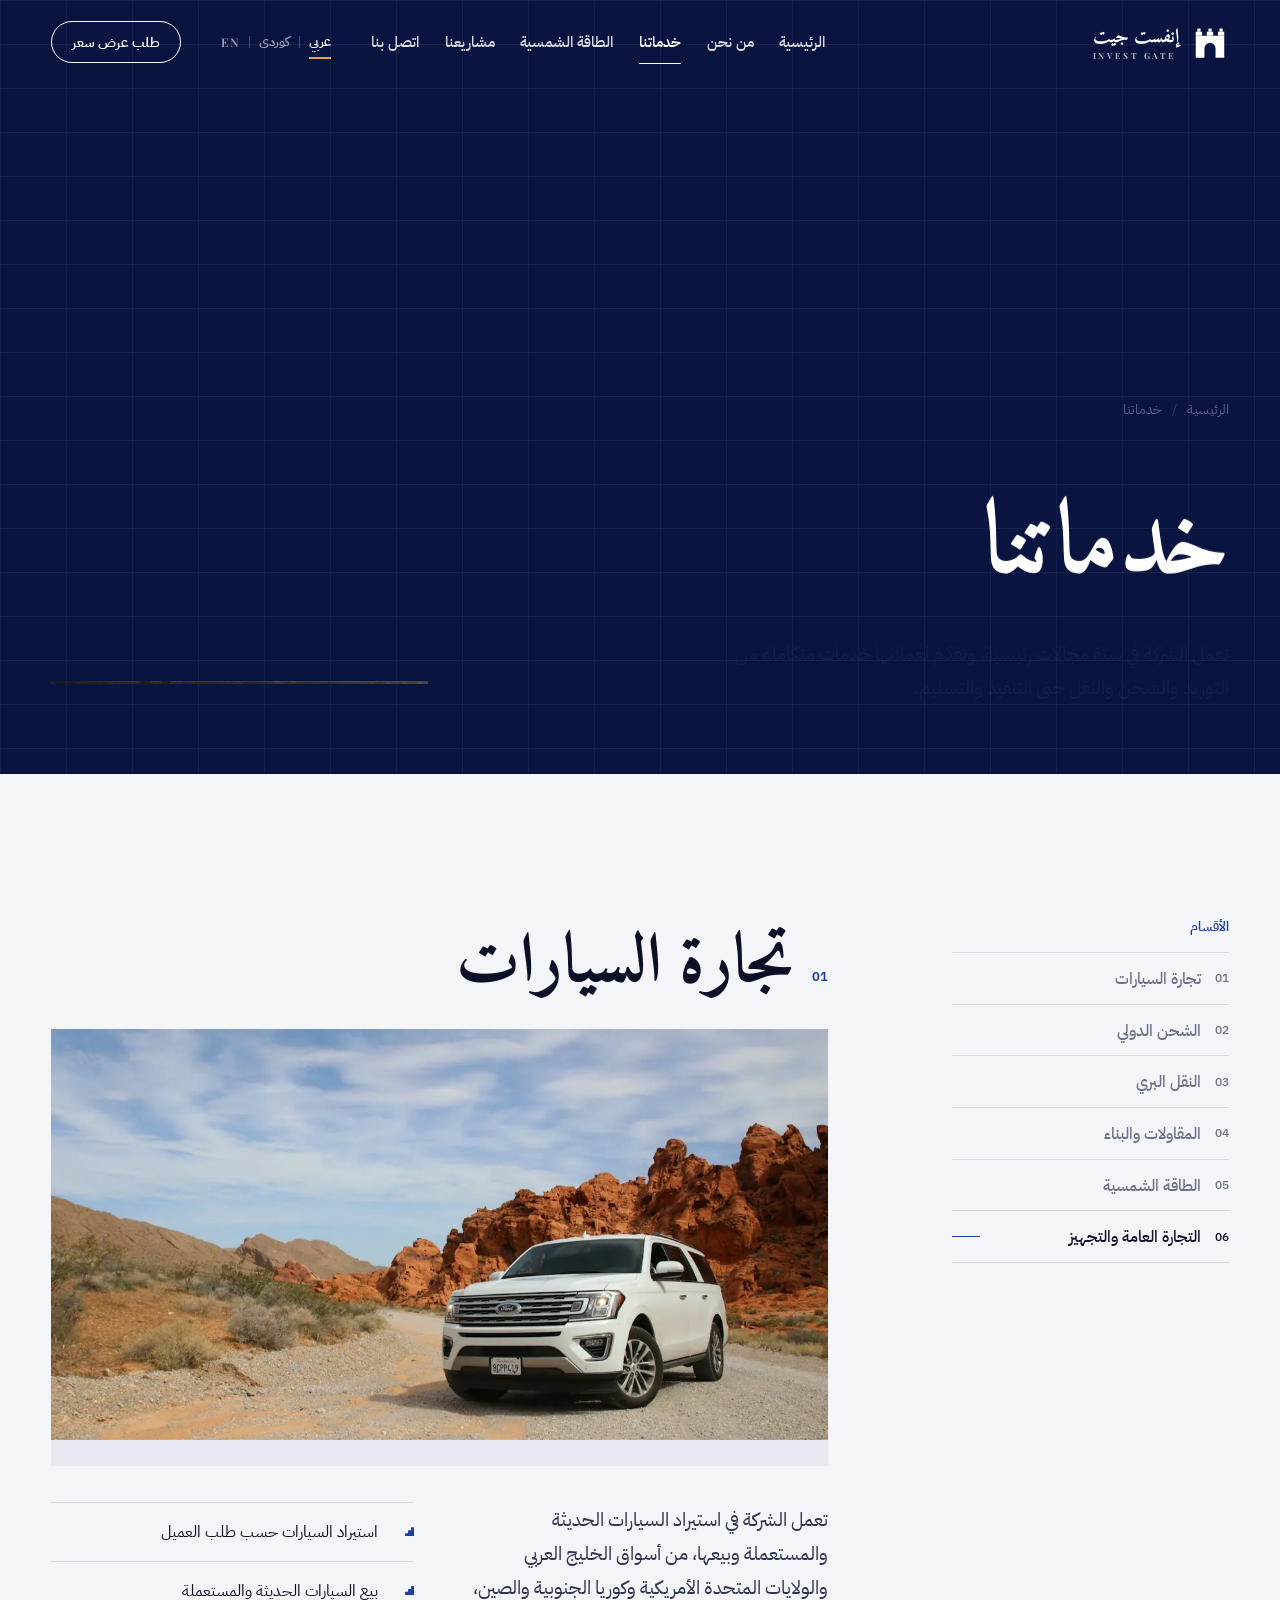
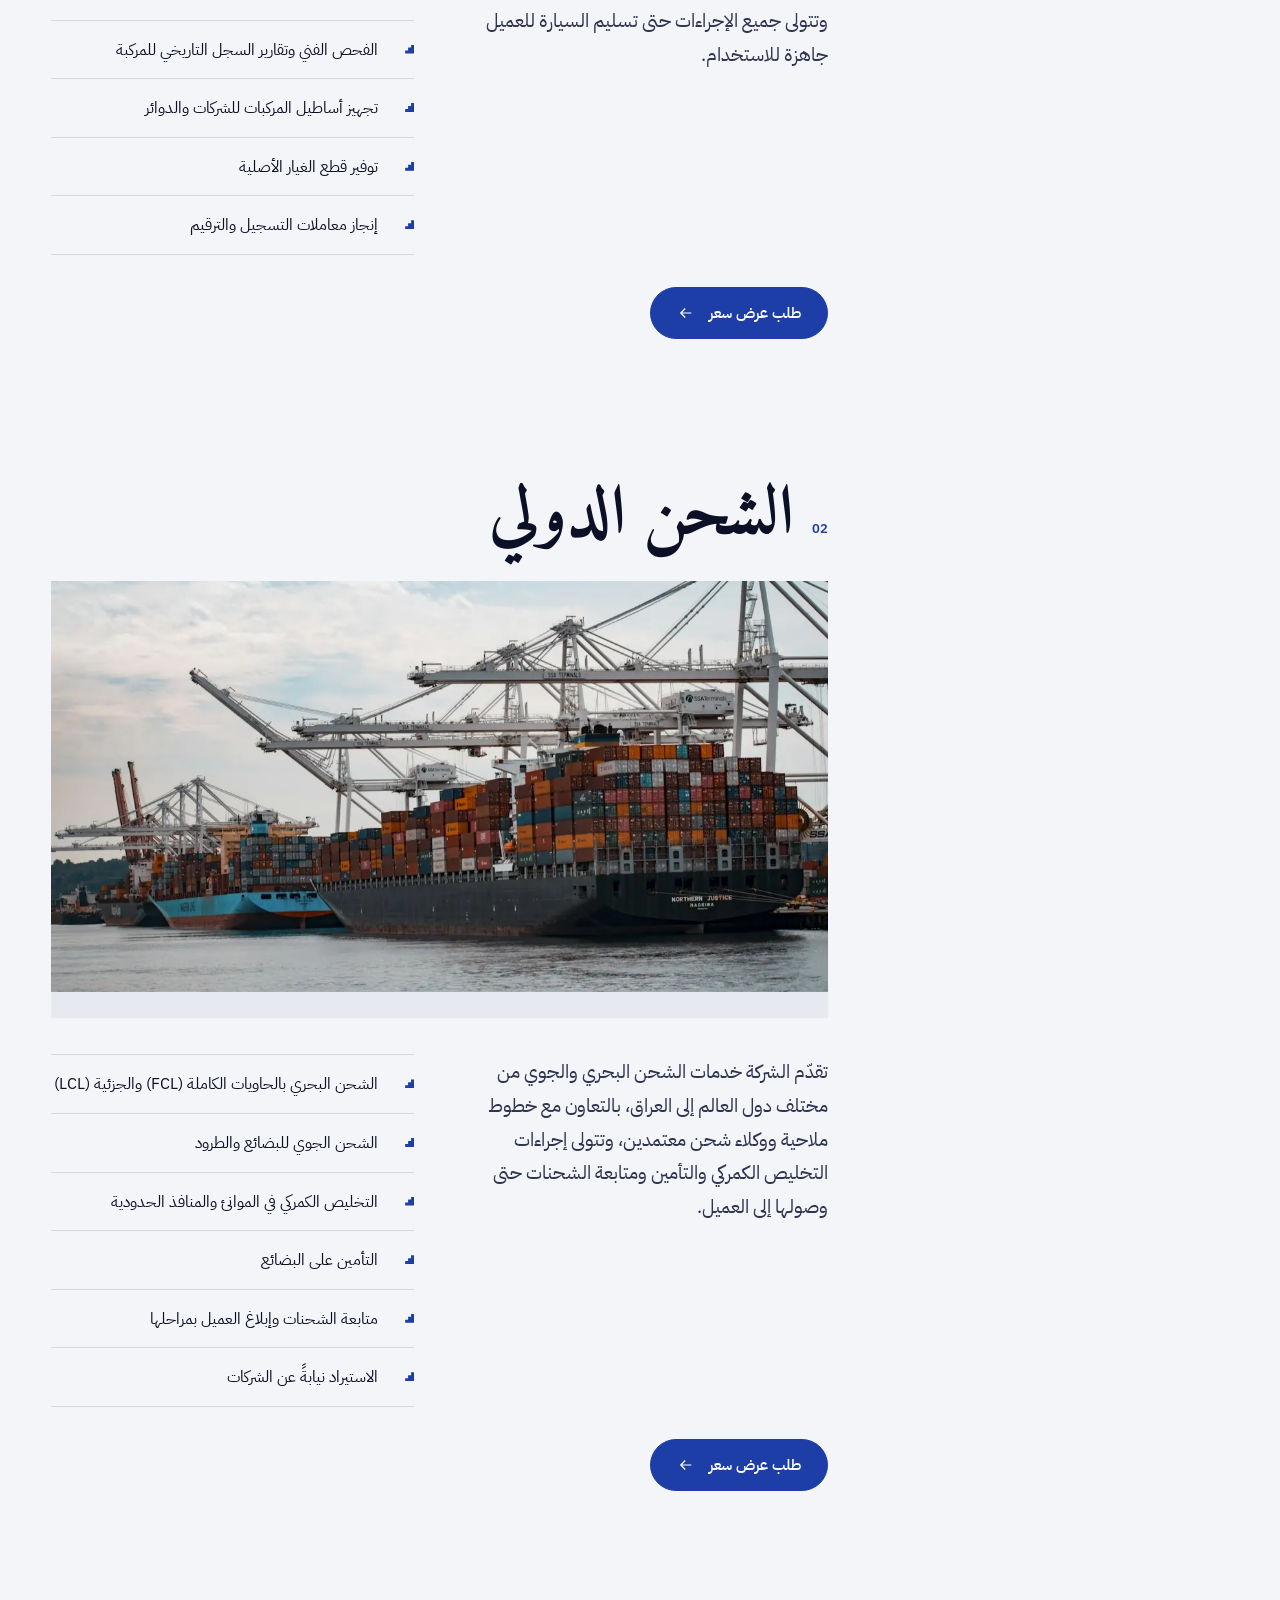
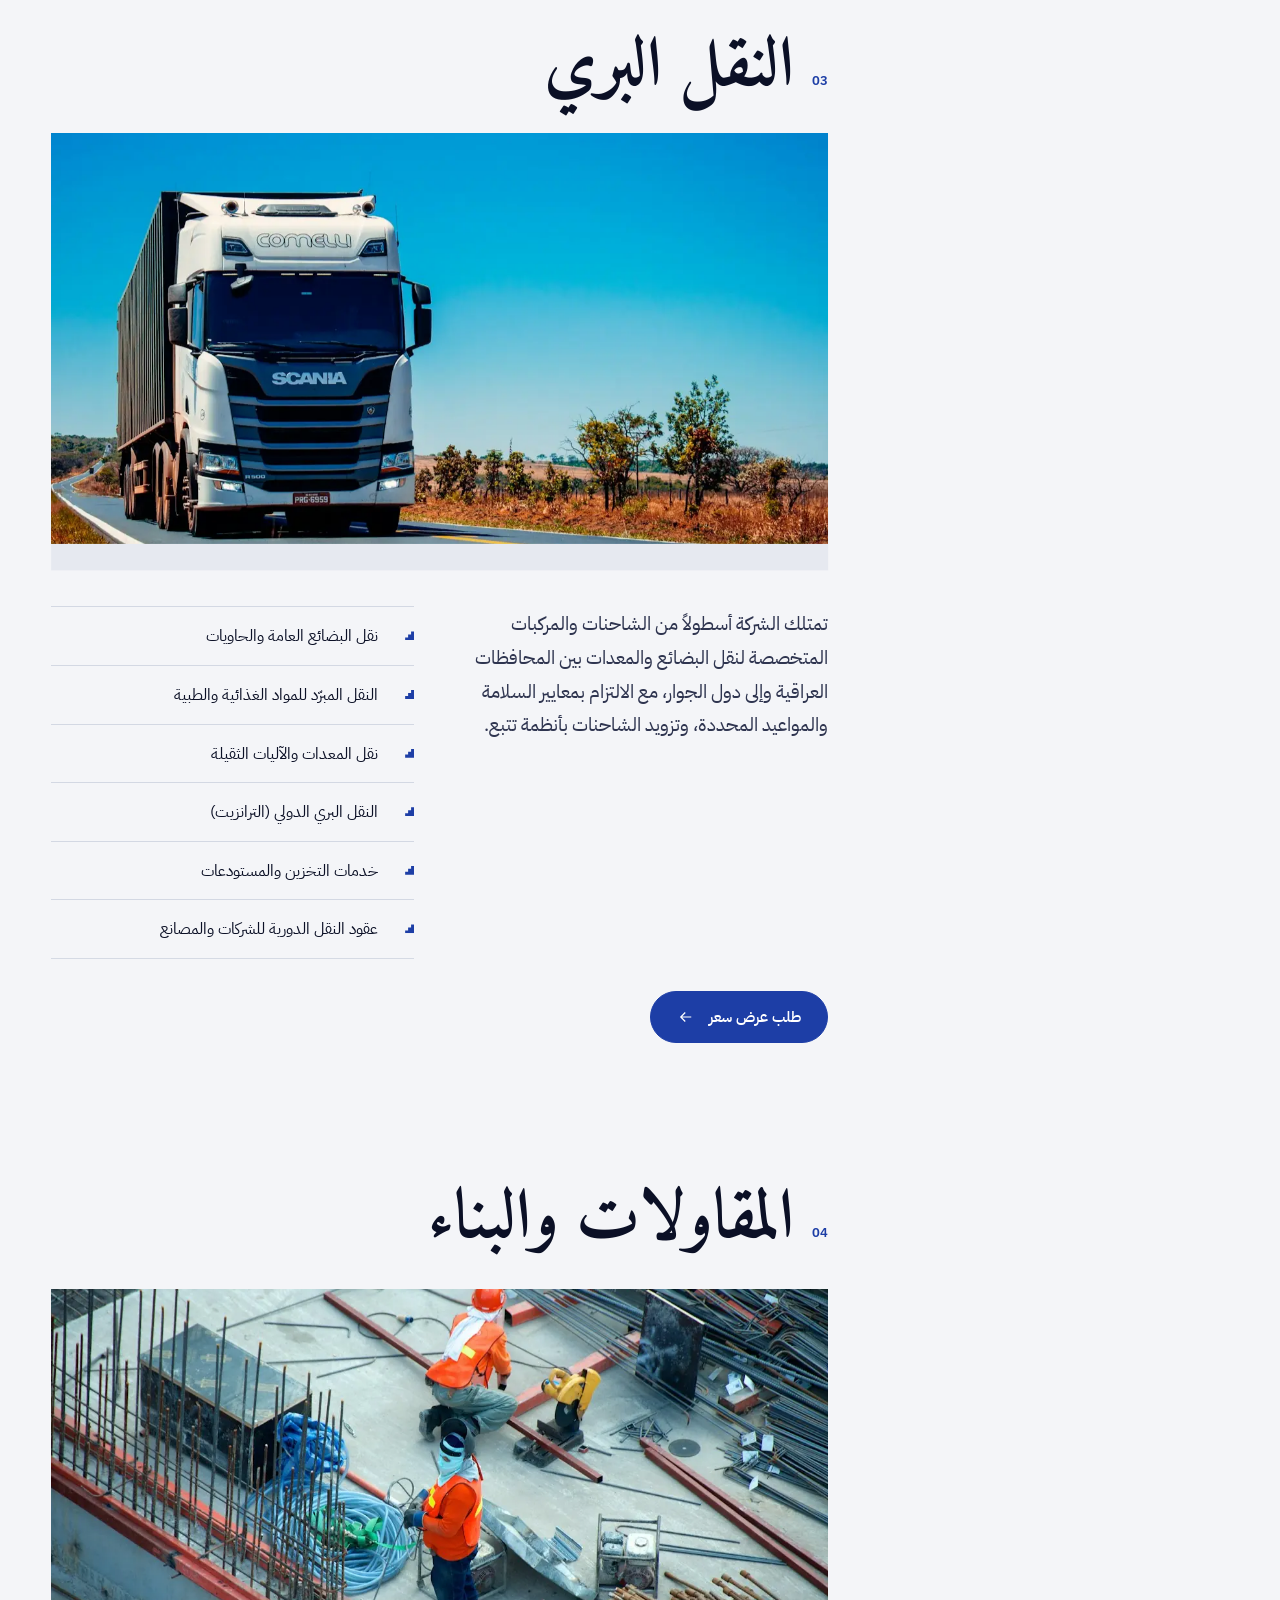
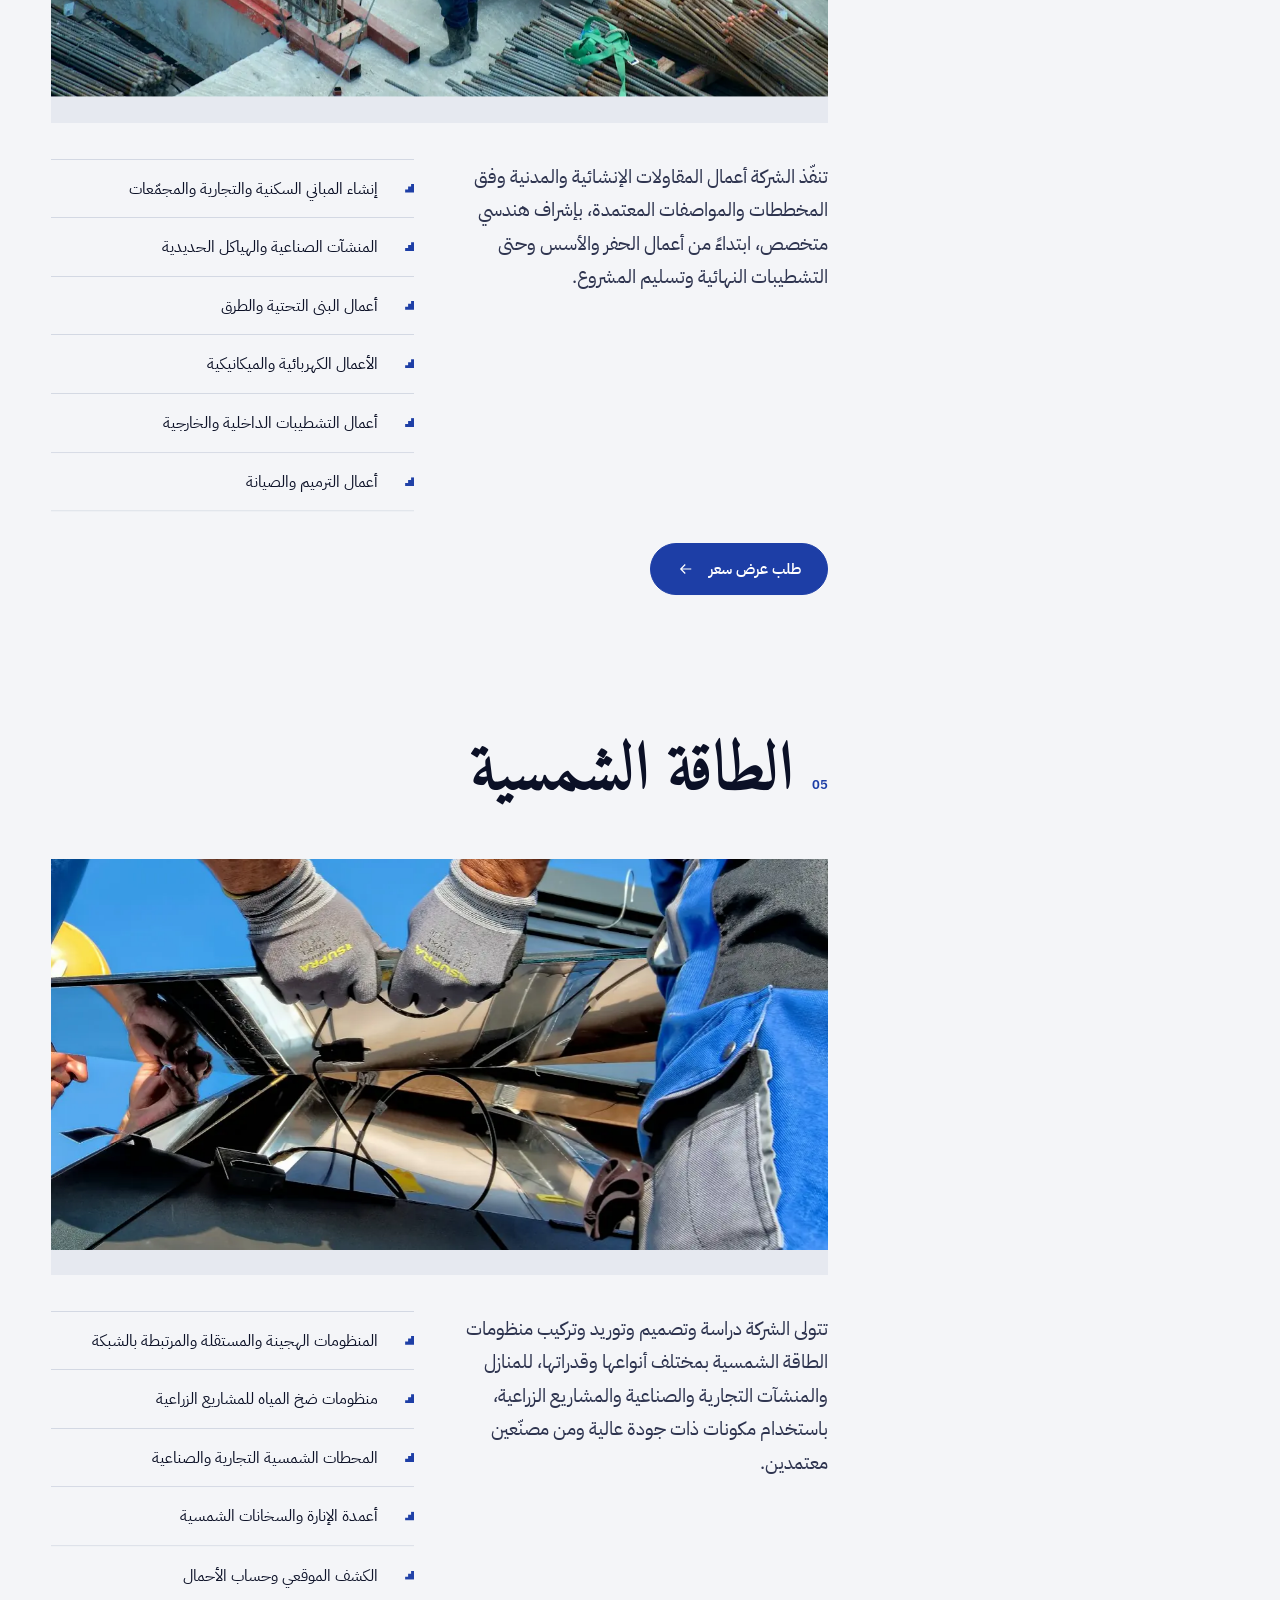
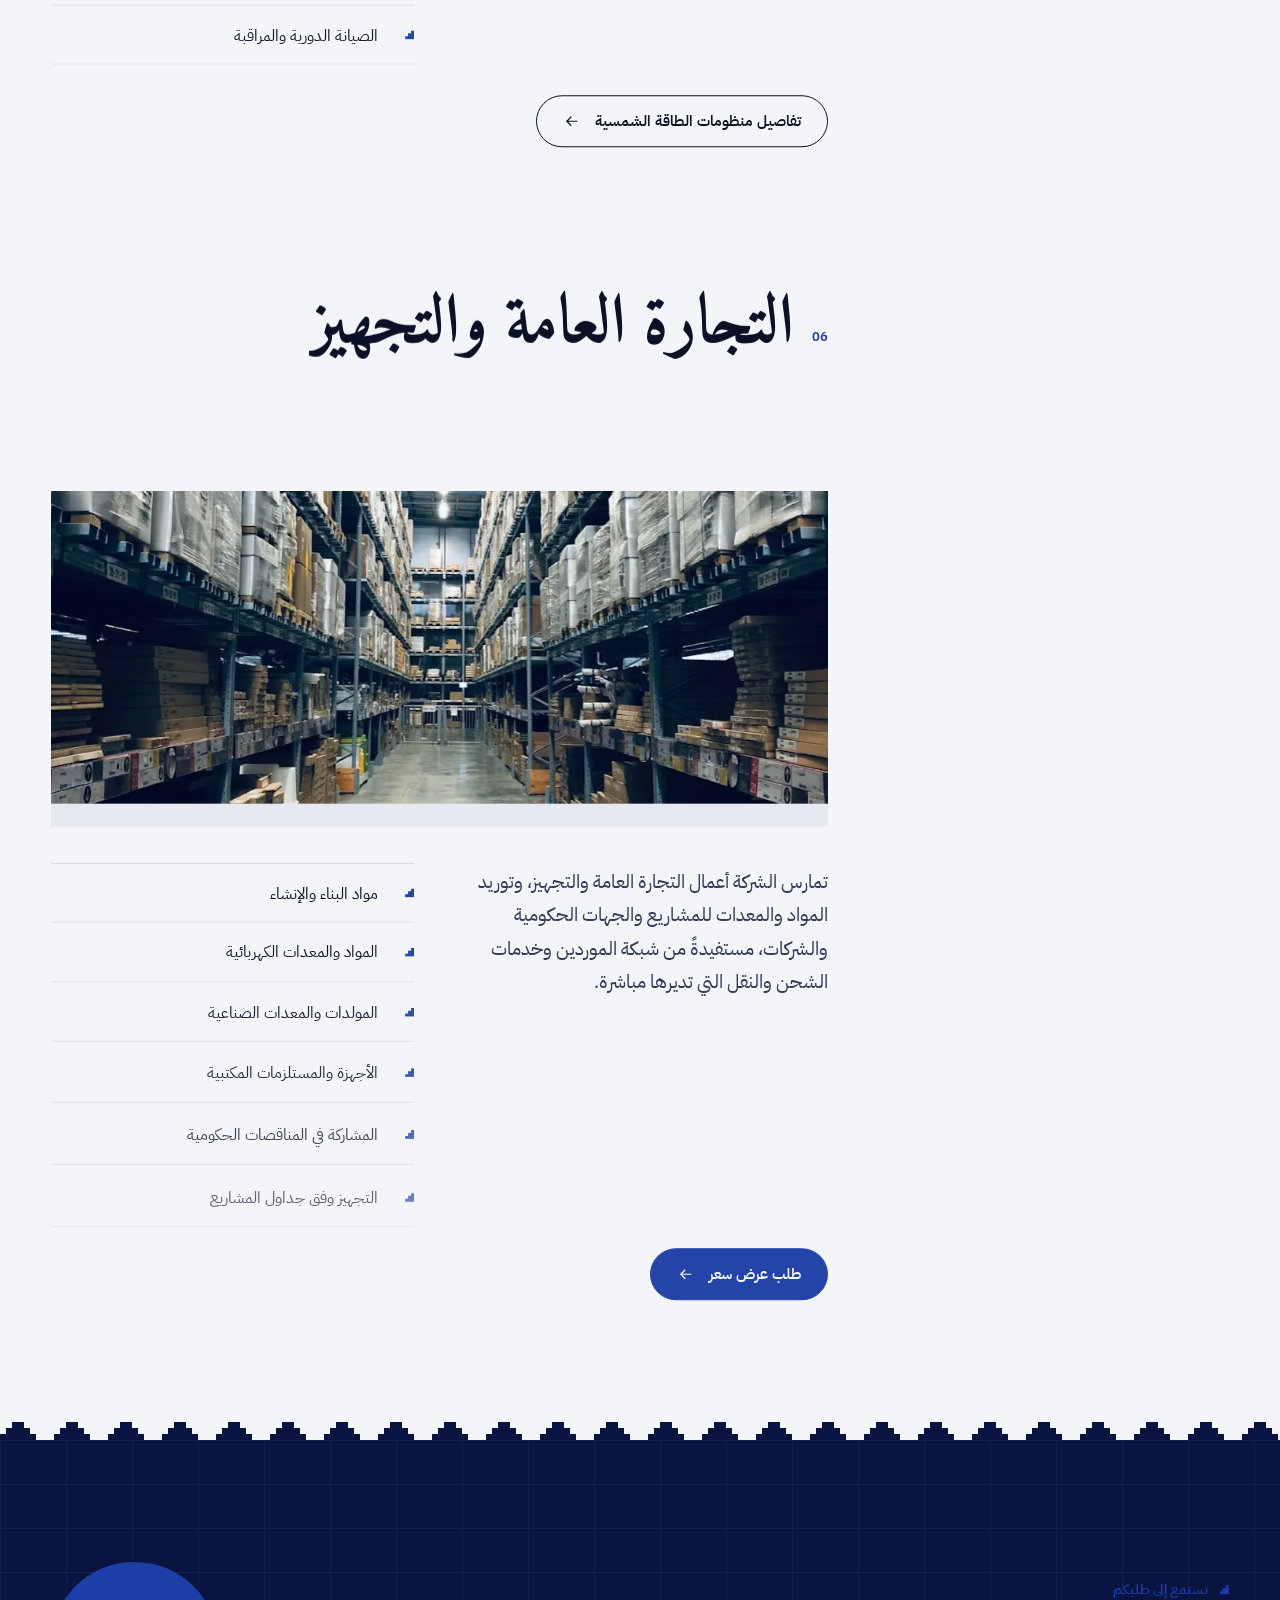
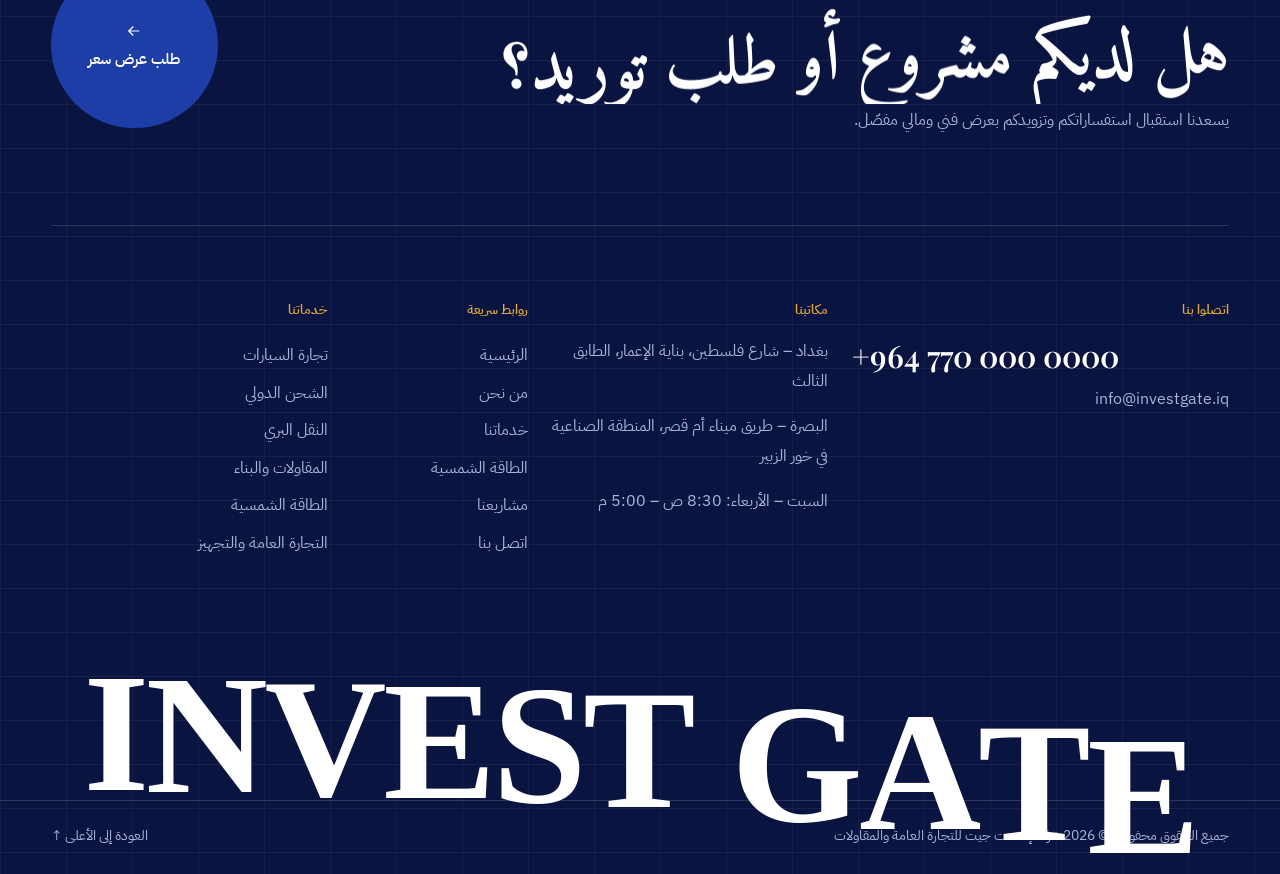
<file: invest-gate/services.html>
<!doctype html>
<html lang="ar" dir="rtl">
<head>
<meta charset="utf-8">
<meta name="viewport" content="width=device-width, initial-scale=1, viewport-fit=cover">
<title>خدماتنا — إنفست جيت</title>
<meta name="description" content="خدمات شركة إنفست جيت: تجارة السيارات، الشحن الدولي، النقل البري، المقاولات والبناء، الطاقة الشمسية، والتجارة العامة.">
<link rel="canonical" href="https://ahmad-ali-99.github.io/investgate/services.html">
<link rel="alternate" hreflang="ar" href="https://ahmad-ali-99.github.io/investgate/services.html"><link rel="alternate" hreflang="ckb" href="https://ahmad-ali-99.github.io/investgate/ku/services.html"><link rel="alternate" hreflang="en" href="https://ahmad-ali-99.github.io/investgate/en/services.html"><link rel="alternate" hreflang="x-default" href="https://ahmad-ali-99.github.io/investgate/services.html">
<meta property="og:type" content="website">
<meta property="og:site_name" content="إنفست جيت للتجارة العامة والمقاولات">
<meta property="og:title" content="خدماتنا — إنفست جيت">
<meta property="og:description" content="خدمات شركة إنفست جيت: تجارة السيارات، الشحن الدولي، النقل البري، المقاولات والبناء، الطاقة الشمسية، والتجارة العامة.">
<meta property="og:url" content="https://ahmad-ali-99.github.io/investgate/services.html">
<meta property="og:image" content="https://ahmad-ali-99.github.io/investgate/og.jpg">
<meta property="og:image:width" content="1200"><meta property="og:image:height" content="630">
<meta property="og:locale" content="ar_IQ">
<meta name="twitter:card" content="summary_large_image">
<meta name="theme-color" content="#0a1440">
<link rel="icon" href="favicon.svg" type="image/svg+xml">
<link rel="apple-touch-icon" href="apple-touch-icon.png">
<script>(function(h){h.classList.add('js');try{var s=sessionStorage;if(s.getItem('ig-seen')||matchMedia('(prefers-reduced-motion: reduce)').matches)h.classList.add('no-loader');if(s.getItem('ig-pt')){h.classList.add('pt-in');s.removeItem('ig-pt')}}catch(e){h.classList.add('no-loader')}})(document.documentElement)</script>
<link rel="preload" href="assets/fonts/amiri-arabic-5c7846.woff2" as="font" type="font/woff2" crossorigin><link rel="preload" href="assets/fonts/ibmplexsansarabic-arabic-00b30d.woff2" as="font" type="font/woff2" crossorigin>
<link rel="stylesheet" href="assets/css/fonts.css">
<link rel="stylesheet" href="assets/css/main.css">
</head>
<body>
<a class="skip" href="#main">تخطَّ إلى المحتوى</a>
<div class="ldr" aria-hidden="true"><div class="ldr__mid"><svg class="ldr__mark" viewBox="0 0 48 48" aria-hidden="true"><path class="m b" fill-rule="evenodd" d="M6 16H42V44H6Z M17 44V32A7 7 0 0 1 31 32V44Z"/><rect class="m b" x="6" y="11" width="8" height="5"/><rect class="m b" x="20" y="11" width="8" height="5"/><rect class="m b" x="34" y="11" width="8" height="5"/><rect class="m b" x="8" y="7" width="4" height="4"/><rect class="m b" x="22" y="7" width="4" height="4"/><rect class="m b" x="36" y="7" width="4" height="4"/></svg><div class="ldr__name">إنفست جيت<small>INVEST GATE</small></div></div><div class="ldr__count">0</div></div>
<div class="pt" aria-hidden="true"></div>
<header class="hdr" id="top">
  <div class="wrap hdr__in">
    <a class="brand" href="index.html" aria-label="إنفست جيت"><svg class="brand__mark" viewBox="0 0 48 48" aria-hidden="true"><path class="m b" fill-rule="evenodd" d="M6 16H42V44H6Z M17 44V32A7 7 0 0 1 31 32V44Z"/><rect class="m b" x="6" y="11" width="8" height="5"/><rect class="m b" x="20" y="11" width="8" height="5"/><rect class="m b" x="34" y="11" width="8" height="5"/><rect class="m b" x="8" y="7" width="4" height="4"/><rect class="m b" x="22" y="7" width="4" height="4"/><rect class="m b" x="36" y="7" width="4" height="4"/></svg><span class="brand__txt"><b>إنفست جيت</b><small>INVEST GATE</small></span></a>
    <nav class="nav" aria-label="القائمة"><a href="index.html">الرئيسية</a><a href="about.html">من نحن</a><a href="services.html" aria-current="page">خدماتنا</a><a href="solar.html">الطاقة الشمسية</a><a href="projects.html">مشاريعنا</a><a href="contact.html">اتصل بنا</a></nav>
    <div class="langs"><a href="services.html" lang="ar" hreflang="ar" aria-current="true">عربي</a><span class="sep"></span><a href="ku/services.html" lang="ckb" hreflang="ckb">کوردی</a><span class="sep"></span><a href="en/services.html" lang="en" hreflang="en">EN</a></div>
    <a class="btn hdr__cta" href="contact.html"><span>طلب عرض سعر</span></a>
    <button class="menu-btn" type="button" aria-expanded="false" aria-controls="ovl"><span>القائمة</span><i></i></button>
  </div>
</header>
<div class="ovl bricks" id="ovl" role="dialog" aria-modal="true" aria-label="القائمة">
  <div class="wrap ovl__top"><a class="brand" href="index.html" aria-label="إنفست جيت"><svg class="brand__mark" viewBox="0 0 48 48" aria-hidden="true"><path class="m b" fill-rule="evenodd" d="M6 16H42V44H6Z M17 44V32A7 7 0 0 1 31 32V44Z"/><rect class="m b" x="6" y="11" width="8" height="5"/><rect class="m b" x="20" y="11" width="8" height="5"/><rect class="m b" x="34" y="11" width="8" height="5"/><rect class="m b" x="8" y="7" width="4" height="4"/><rect class="m b" x="22" y="7" width="4" height="4"/><rect class="m b" x="36" y="7" width="4" height="4"/></svg><span class="brand__txt"><b>إنفست جيت</b><small>INVEST GATE</small></span></a><button class="ovl__close" type="button"><span>إغلاق</span><i></i></button></div>
  <div class="wrap ovl__body">
    <ol class="ovl__links"><li><a href="index.html"><i>01</i>الرئيسية</a></li><li><a href="about.html"><i>02</i>من نحن</a></li><li><a href="services.html"><i>03</i>خدماتنا</a></li><li><a href="solar.html"><i>04</i>الطاقة الشمسية</a></li><li><a href="projects.html"><i>05</i>مشاريعنا</a></li><li><a href="contact.html"><i>06</i>اتصل بنا</a></li></ol>
    <div class="ovl__aside">
      <div><h4>اتصلوا بنا</h4><a class="ltr" href="tel:+9647700000000">+964 770 000 0000</a><br><a href="mailto:info@investgate.iq">info@investgate.iq</a></div>
      <div><h4>مكاتبنا</h4><p>بغداد – شارع فلسطين، بناية الإعمار، الطابق الثالث<br>البصرة – طريق ميناء أم قصر، المنطقة الصناعية في خور الزبير</p></div>
      <div><h4>اختيار اللغة</h4><div class="langs"><a href="services.html" lang="ar" hreflang="ar" aria-current="true">عربي</a><span class="sep"></span><a href="ku/services.html" lang="ckb" hreflang="ckb">کوردی</a><span class="sep"></span><a href="en/services.html" lang="en" hreflang="en">EN</a></div></div>
    </div>
  </div>
</div>
<main id="main">
<section class="phero bricks">
  <div class="wrap phero__in">
    <div class="phero__copy">
      <ol class="crumbs"><li><a href="index.html">الرئيسية</a></li><li aria-current="page">خدماتنا</li></ol>
      <h1 class="phero__title">خدماتنا</h1>
      <p class="phero__text">تعمل الشركة في ستة مجالات رئيسية، وتقدّم لعملائها خدمات متكاملة من التوريد والشحن والنقل حتى التنفيذ والتسليم.</p>
    </div>
    <div class="phero__media" data-par><img src="img/containers-1600.webp" srcset="img/containers-800.webp 800w, img/containers-1600.webp 1600w" sizes="(max-width: 860px) 100vw, 34vw" width="1600" height="851" alt="" fetchpriority="high" decoding="async"></div>
  </div>
</section>

<section class="sec bg-paper">
  <div class="wrap svc-layout">
    <nav class="side" aria-label="أقسام الخدمات"><p>الأقسام</p><a href="#cars"><i>01</i>تجارة السيارات</a><a href="#shipping"><i>02</i>الشحن الدولي</a><a href="#transport"><i>03</i>النقل البري</a><a href="#construction"><i>04</i>المقاولات والبناء</a><a href="#solar"><i>05</i>الطاقة الشمسية</a><a href="#trading"><i>06</i>التجارة العامة والتجهيز</a></nav>
    <div class="svc-list">
      <nav class="chips" aria-label="أقسام الخدمات"><a href="#cars">تجارة السيارات</a><a href="#shipping">الشحن الدولي</a><a href="#transport">النقل البري</a><a href="#construction">المقاولات والبناء</a><a href="#solar">الطاقة الشمسية</a><a href="#trading">التجارة العامة والتجهيز</a></nav>
      <article class="svc" id="cars">
  <div class="svc__head"><i>01</i><h2 data-split>تجارة السيارات</h2></div>
  <div class="frame svc__img" data-img data-par><img src="img/cars-2-1600.webp" srcset="img/cars-2-800.webp 800w, img/cars-2-1600.webp 1600w" sizes="(max-width: 860px) 100vw, 64vw" width="1200" height="800" alt="تجارة السيارات" loading="lazy" decoding="async"></div>
  <div class="svc__body"><p data-reveal>تعمل الشركة في استيراد السيارات الحديثة والمستعملة وبيعها، من أسواق الخليج العربي والولايات المتحدة الأمريكية وكوريا الجنوبية والصين، وتتولى جميع الإجراءات حتى تسليم السيارة للعميل جاهزة للاستخدام.</p><ul class="ticks" data-stagger><li>استيراد السيارات حسب طلب العميل</li><li>بيع السيارات الحديثة والمستعملة</li><li>الفحص الفني وتقارير السجل التاريخي للمركبة</li><li>تجهيز أساطيل المركبات للشركات والدوائر</li><li>توفير قطع الغيار الأصلية</li><li>إنجاز معاملات التسجيل والترقيم</li></ul></div>
  <div class="svc__foot" data-reveal><a class="btn btn--solid" href="contact.html"><span>طلب عرض سعر</span><svg class="arr" viewBox="0 0 24 24" aria-hidden="true"><path d="M19 12H5M11 6l-6 6 6 6"/></svg></a></div>
</article><article class="svc" id="shipping">
  <div class="svc__head"><i>02</i><h2 data-split>الشحن الدولي</h2></div>
  <div class="frame svc__img" data-img data-par><img src="img/shipping-1600.webp" srcset="img/shipping-800.webp 800w, img/shipping-1600.webp 1600w" sizes="(max-width: 860px) 100vw, 64vw" width="1200" height="800" alt="الشحن الدولي" loading="lazy" decoding="async"></div>
  <div class="svc__body"><p data-reveal>تقدّم الشركة خدمات الشحن البحري والجوي من مختلف دول العالم إلى العراق، بالتعاون مع خطوط ملاحية ووكلاء شحن معتمدين، وتتولى إجراءات التخليص الكمركي والتأمين ومتابعة الشحنات حتى وصولها إلى العميل.</p><ul class="ticks" data-stagger><li>الشحن البحري بالحاويات الكاملة (FCL) والجزئية (LCL)</li><li>الشحن الجوي للبضائع والطرود</li><li>التخليص الكمركي في الموانئ والمنافذ الحدودية</li><li>التأمين على البضائع</li><li>متابعة الشحنات وإبلاغ العميل بمراحلها</li><li>الاستيراد نيابةً عن الشركات</li></ul></div>
  <div class="svc__foot" data-reveal><a class="btn btn--solid" href="contact.html"><span>طلب عرض سعر</span><svg class="arr" viewBox="0 0 24 24" aria-hidden="true"><path d="M19 12H5M11 6l-6 6 6 6"/></svg></a></div>
</article><article class="svc" id="transport">
  <div class="svc__head"><i>03</i><h2 data-split>النقل البري</h2></div>
  <div class="frame svc__img" data-img data-par><img src="img/transport-1600.webp" srcset="img/transport-800.webp 800w, img/transport-1600.webp 1600w" sizes="(max-width: 860px) 100vw, 64vw" width="1200" height="800" alt="النقل البري" loading="lazy" decoding="async"></div>
  <div class="svc__body"><p data-reveal>تمتلك الشركة أسطولاً من الشاحنات والمركبات المتخصصة لنقل البضائع والمعدات بين المحافظات العراقية وإلى دول الجوار، مع الالتزام بمعايير السلامة والمواعيد المحددة، وتزويد الشاحنات بأنظمة تتبع.</p><ul class="ticks" data-stagger><li>نقل البضائع العامة والحاويات</li><li>النقل المبرّد للمواد الغذائية والطبية</li><li>نقل المعدات والآليات الثقيلة</li><li>النقل البري الدولي (الترانزيت)</li><li>خدمات التخزين والمستودعات</li><li>عقود النقل الدورية للشركات والمصانع</li></ul></div>
  <div class="svc__foot" data-reveal><a class="btn btn--solid" href="contact.html"><span>طلب عرض سعر</span><svg class="arr" viewBox="0 0 24 24" aria-hidden="true"><path d="M19 12H5M11 6l-6 6 6 6"/></svg></a></div>
</article><article class="svc" id="construction">
  <div class="svc__head"><i>04</i><h2 data-split>المقاولات والبناء</h2></div>
  <div class="frame svc__img" data-img data-par><img src="img/construction-1600.webp" srcset="img/construction-800.webp 800w, img/construction-1600.webp 1600w" sizes="(max-width: 860px) 100vw, 64vw" width="1200" height="795" alt="المقاولات والبناء" loading="lazy" decoding="async"></div>
  <div class="svc__body"><p data-reveal>تنفّذ الشركة أعمال المقاولات الإنشائية والمدنية وفق المخططات والمواصفات المعتمدة، بإشراف هندسي متخصص، ابتداءً من أعمال الحفر والأسس وحتى التشطيبات النهائية وتسليم المشروع.</p><ul class="ticks" data-stagger><li>إنشاء المباني السكنية والتجارية والمجمّعات</li><li>المنشآت الصناعية والهياكل الحديدية</li><li>أعمال البنى التحتية والطرق</li><li>الأعمال الكهربائية والميكانيكية</li><li>أعمال التشطيبات الداخلية والخارجية</li><li>أعمال الترميم والصيانة</li></ul></div>
  <div class="svc__foot" data-reveal><a class="btn btn--solid" href="contact.html"><span>طلب عرض سعر</span><svg class="arr" viewBox="0 0 24 24" aria-hidden="true"><path d="M19 12H5M11 6l-6 6 6 6"/></svg></a></div>
</article><article class="svc" id="solar">
  <div class="svc__head"><i>05</i><h2 data-split>الطاقة الشمسية</h2></div>
  <div class="frame svc__img" data-img data-par><img src="img/solar-install-1600.webp" srcset="img/solar-install-800.webp 800w, img/solar-install-1600.webp 1600w" sizes="(max-width: 860px) 100vw, 64vw" width="1200" height="672" alt="الطاقة الشمسية" loading="lazy" decoding="async"></div>
  <div class="svc__body"><p data-reveal>تتولى الشركة دراسة وتصميم وتوريد وتركيب منظومات الطاقة الشمسية بمختلف أنواعها وقدراتها، للمنازل والمنشآت التجارية والصناعية والمشاريع الزراعية، باستخدام مكونات ذات جودة عالية ومن مصنّعين معتمدين.</p><ul class="ticks" data-stagger><li>المنظومات الهجينة والمستقلة والمرتبطة بالشبكة</li><li>منظومات ضخ المياه للمشاريع الزراعية</li><li>المحطات الشمسية التجارية والصناعية</li><li>أعمدة الإنارة والسخانات الشمسية</li><li>الكشف الموقعي وحساب الأحمال</li><li>الصيانة الدورية والمراقبة</li></ul></div>
  <div class="svc__foot" data-reveal><a class="btn " href="solar.html"><span>تفاصيل منظومات الطاقة الشمسية</span><svg class="arr" viewBox="0 0 24 24" aria-hidden="true"><path d="M19 12H5M11 6l-6 6 6 6"/></svg></a></div>
</article><article class="svc" id="trading">
  <div class="svc__head"><i>06</i><h2 data-split>التجارة العامة والتجهيز</h2></div>
  <div class="frame svc__img" data-img data-par><img src="img/warehouse-2-1600.webp" srcset="img/warehouse-2-800.webp 800w, img/warehouse-2-1600.webp 1600w" sizes="(max-width: 860px) 100vw, 64vw" width="1000" height="1333" alt="التجارة العامة والتجهيز" loading="lazy" decoding="async"></div>
  <div class="svc__body"><p data-reveal>تمارس الشركة أعمال التجارة العامة والتجهيز، وتوريد المواد والمعدات للمشاريع والجهات الحكومية والشركات، مستفيدةً من شبكة الموردين وخدمات الشحن والنقل التي تديرها مباشرة.</p><ul class="ticks" data-stagger><li>مواد البناء والإنشاء</li><li>المواد والمعدات الكهربائية</li><li>المولدات والمعدات الصناعية</li><li>الأجهزة والمستلزمات المكتبية</li><li>المشاركة في المناقصات الحكومية</li><li>التجهيز وفق جداول المشاريع</li></ul></div>
  <div class="svc__foot" data-reveal><a class="btn btn--solid" href="contact.html"><span>طلب عرض سعر</span><svg class="arr" viewBox="0 0 24 24" aria-hidden="true"><path d="M19 12H5M11 6l-6 6 6 6"/></svg></a></div>
</article>
    </div>
  </div>
</section>
</main>
<div class="edge" aria-hidden="true"></div>
<div class="foot-wrap"><footer class="ftr bricks">
  <div class="wrap">
    <div class="ftr__cta">
      <div><p class="eyebrow">نستمع إلى طلبكم</p><h2 data-split>هل لديكم مشروع أو طلب توريد؟</h2><p>يسعدنا استقبال استفساراتكم وتزويدكم بعرض فني ومالي مفصّل.</p></div>
      <div class="magnet-wrap"><a class="magnet" href="contact.html" data-magnetic><span><svg class="arr" viewBox="0 0 24 24" aria-hidden="true"><path d="M19 12H5M11 6l-6 6 6 6"/></svg>طلب عرض سعر</span></a></div>
    </div>
    <div class="ftr__grid">
      <div class="ftr__col ftr__col--wide"><h4>اتصلوا بنا</h4><a class="big-tel ltr" href="tel:+9647700000000">+964 770 000 0000</a><a href="mailto:info@investgate.iq">info@investgate.iq</a></div>
      <div class="ftr__col"><h4>مكاتبنا</h4><p>بغداد – شارع فلسطين، بناية الإعمار، الطابق الثالث</p><p>البصرة – طريق ميناء أم قصر، المنطقة الصناعية في خور الزبير</p><p>السبت – الأربعاء: 8:30 ص – 5:00 م</p></div>
      <div class="ftr__col ftr__col--sm"><h4>روابط سريعة</h4><ul><li><a href="index.html">الرئيسية</a></li><li><a href="about.html">من نحن</a></li><li><a href="services.html">خدماتنا</a></li><li><a href="solar.html">الطاقة الشمسية</a></li><li><a href="projects.html">مشاريعنا</a></li><li><a href="contact.html">اتصل بنا</a></li></ul></div>
      <div class="ftr__col ftr__col--svc"><h4>خدماتنا</h4><ul><li><a href="services.html#cars">تجارة السيارات</a></li><li><a href="services.html#shipping">الشحن الدولي</a></li><li><a href="services.html#transport">النقل البري</a></li><li><a href="services.html#construction">المقاولات والبناء</a></li><li><a href="solar.html">الطاقة الشمسية</a></li><li><a href="services.html#trading">التجارة العامة والتجهيز</a></li></ul></div>
    </div>
  </div>
  <div class="ftr__word" aria-hidden="true"><span>I</span><span>N</span><span>V</span><span>E</span><span>S</span><span>T</span><span>&nbsp;</span><span>G</span><span>A</span><span>T</span><span>E</span></div>
  <div class="wrap ftr__bottom"><span>جميع الحقوق محفوظة © <span id="year">2026</span> شركة إنفست جيت للتجارة العامة والمقاولات</span><a href="#top">العودة إلى الأعلى ↑</a></div>
</footer></div>
<a class="wa" data-wa href="#" target="_blank" rel="noopener" aria-label="التواصل عبر واتساب"><svg viewBox="0 0 24 24" aria-hidden="true"><path d="M12 2a10 10 0 0 0-8.6 15.1L2 22l5-1.3A10 10 0 1 0 12 2zm0 18.2a8.2 8.2 0 0 1-4.2-1.2l-.3-.2-3 .8.8-2.9-.2-.3A8.2 8.2 0 1 1 12 20.2zm4.5-6.1c-.2-.1-1.5-.7-1.7-.8s-.4-.1-.6.1-.7.8-.8 1-.3.2-.5.1a6.7 6.7 0 0 1-3.3-2.9c-.3-.4.3-.4.7-1.4a.5.5 0 0 0 0-.4l-.8-1.9c-.2-.5-.4-.4-.6-.4h-.5a1 1 0 0 0-.7.3 3 3 0 0 0-.9 2.2 5.2 5.2 0 0 0 1.1 2.7 11.8 11.8 0 0 0 4.5 4c1.7.7 2.3.8 3.2.6a2.7 2.7 0 0 0 1.8-1.3 2.2 2.2 0 0 0 .2-1.3c-.1-.1-.3-.2-.6-.3z"/></svg></a>
<script src="assets/vendor/gsap.min.js" defer></script>
<script src="assets/vendor/ScrollTrigger.min.js" defer></script>
<script src="assets/vendor/lenis.min.js" defer></script>
<script src="assets/js/main.js" defer></script>
</body>
</html>
</file>
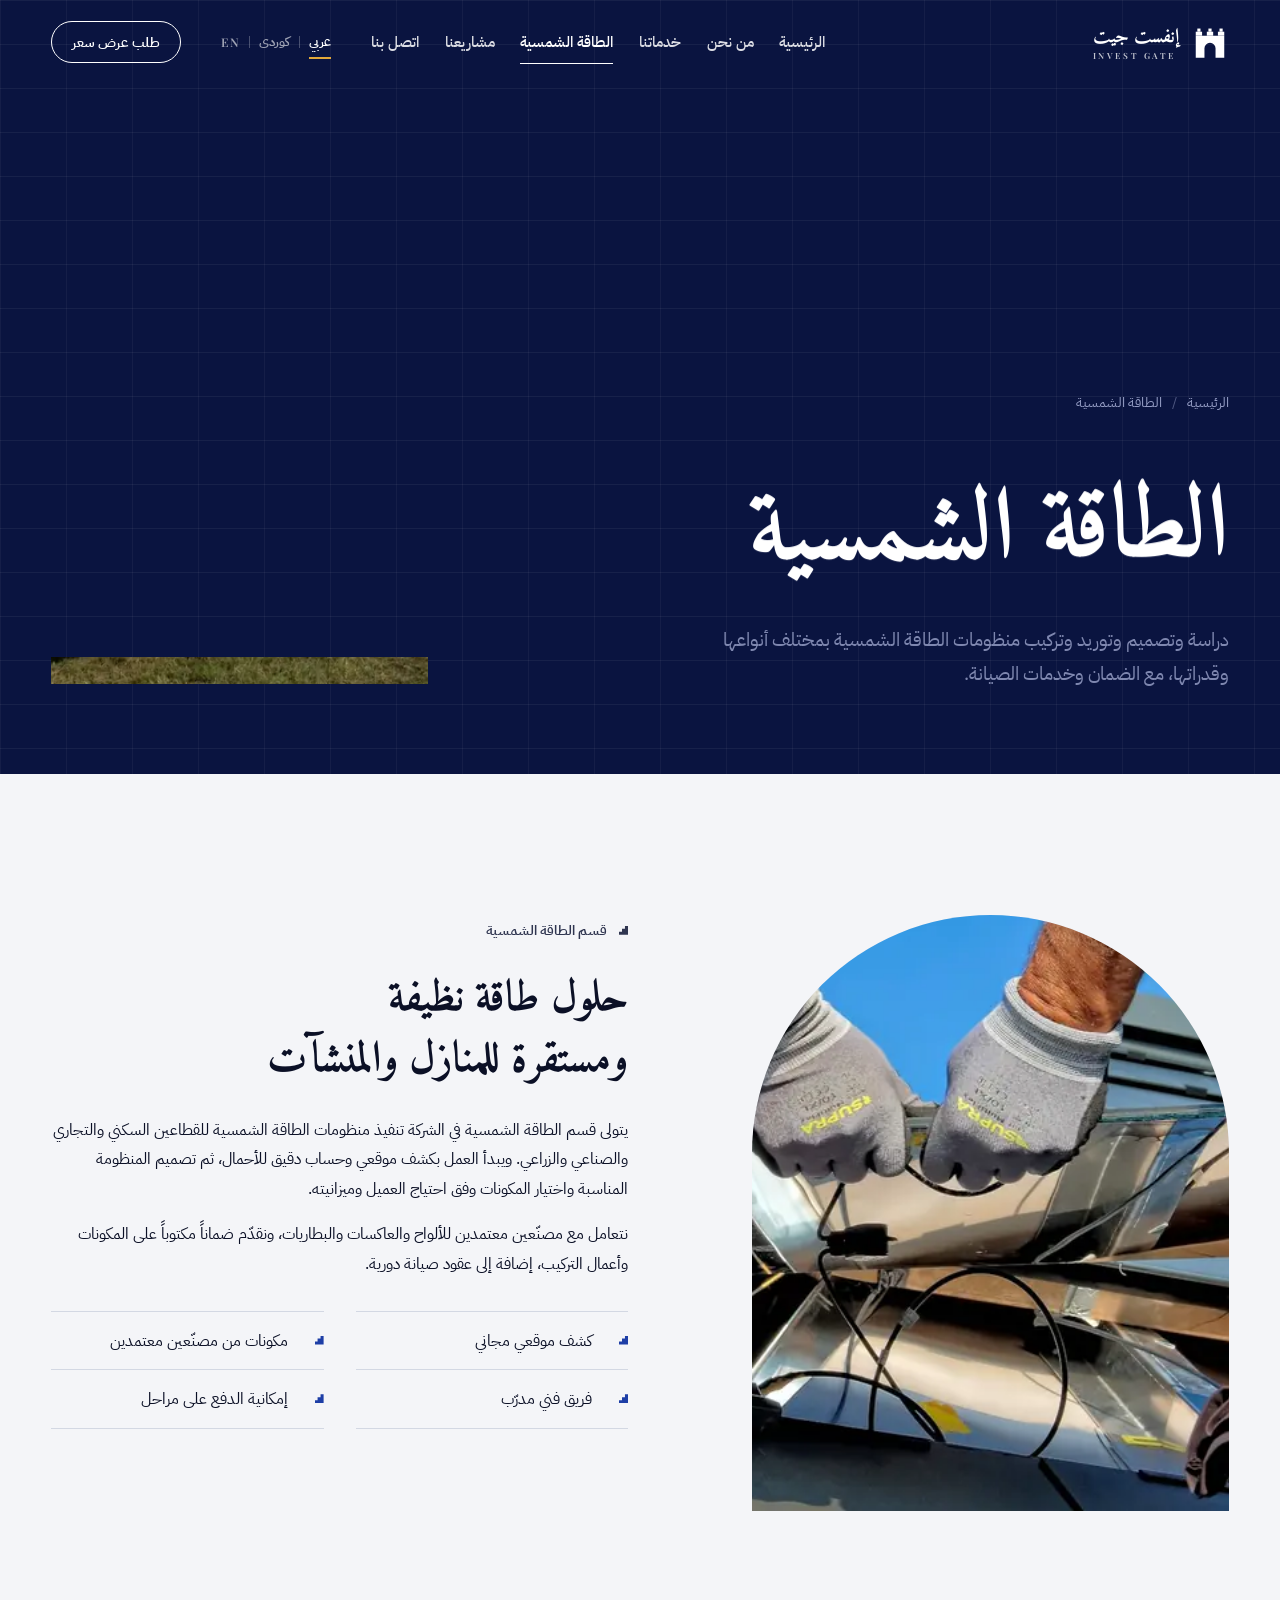
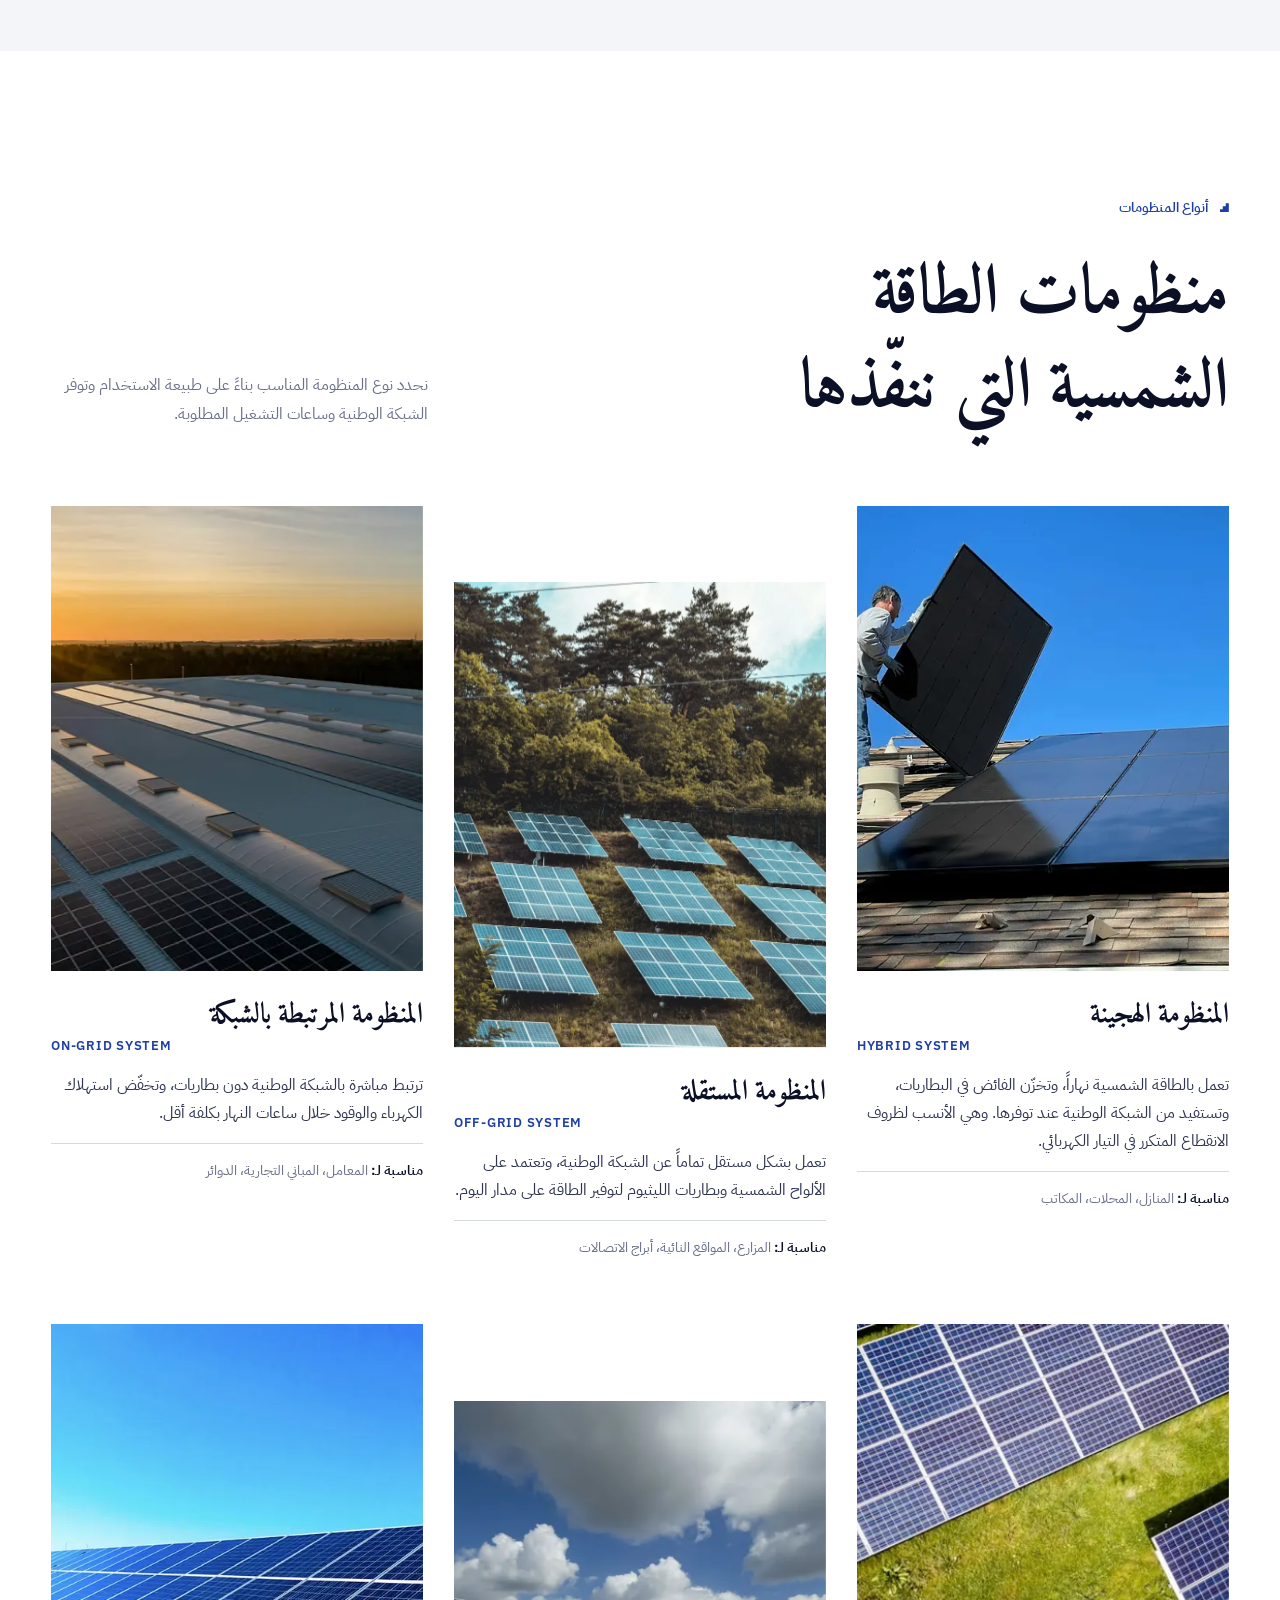
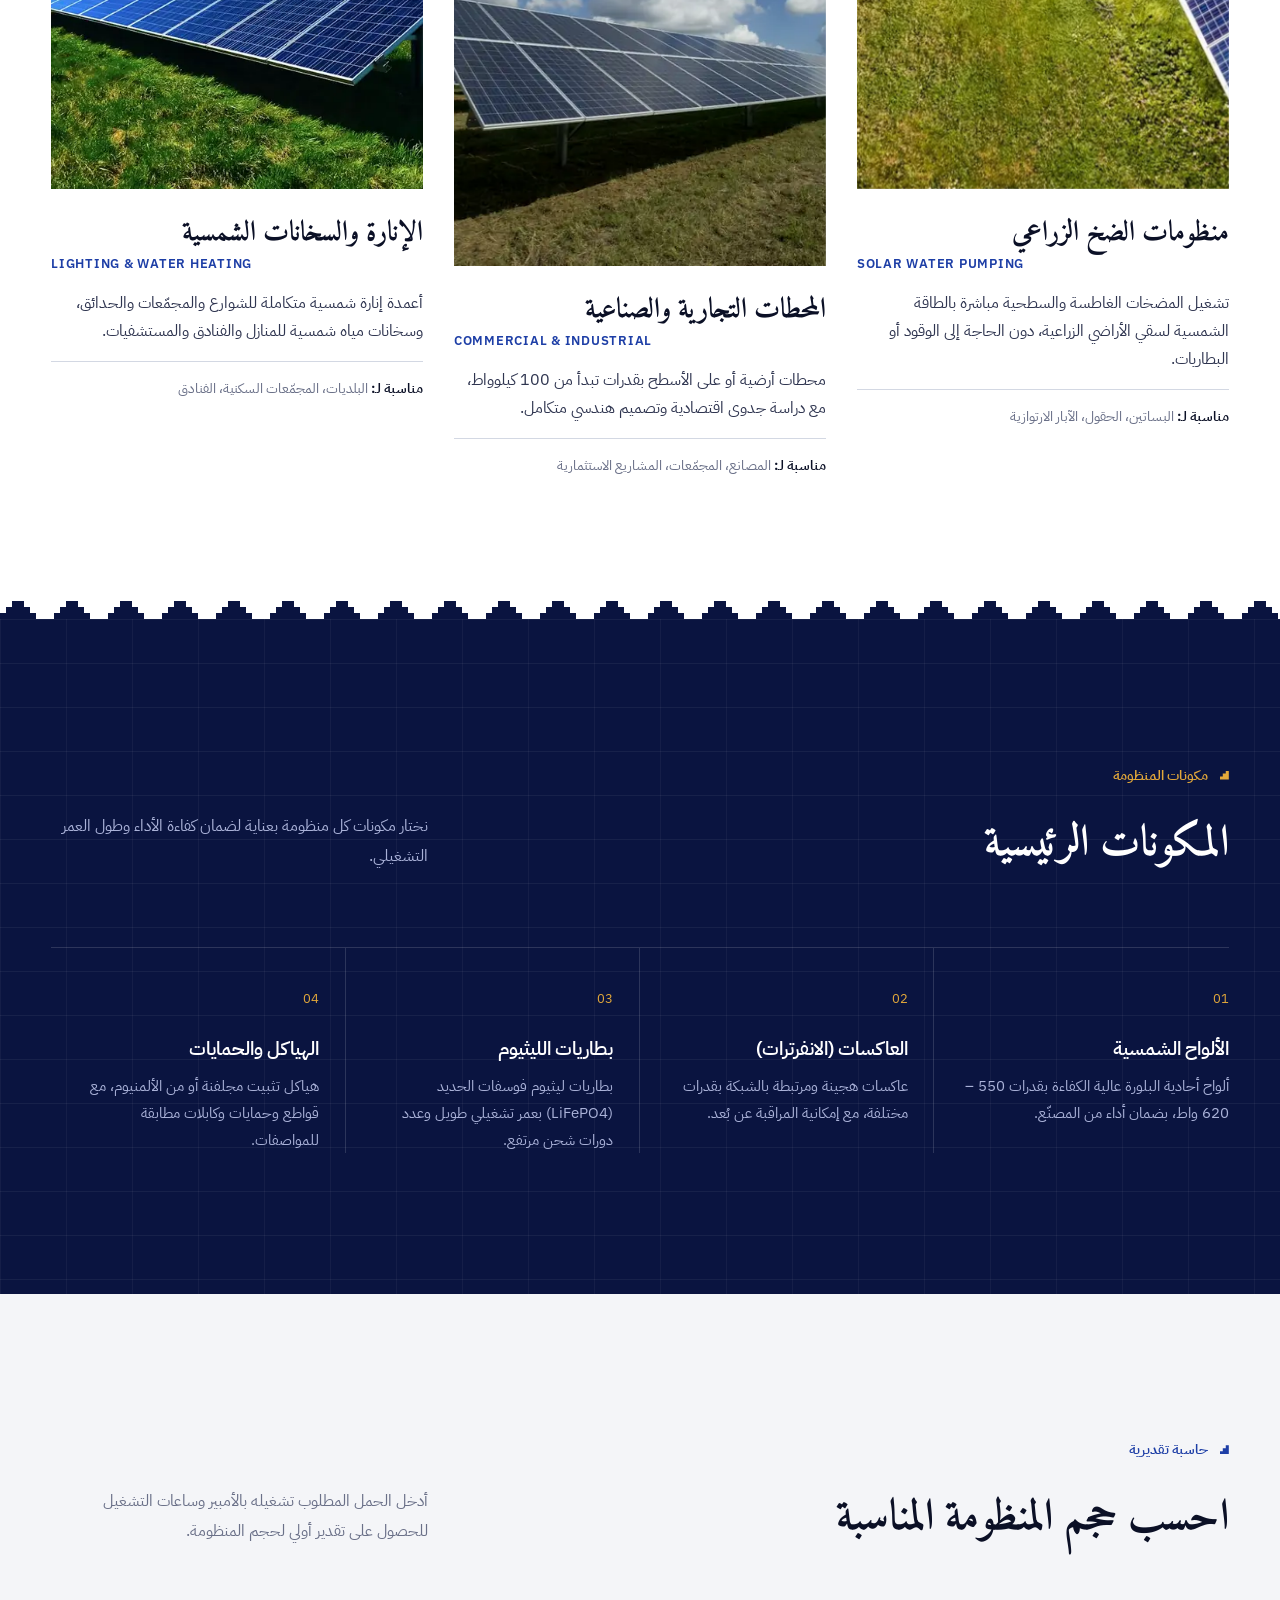
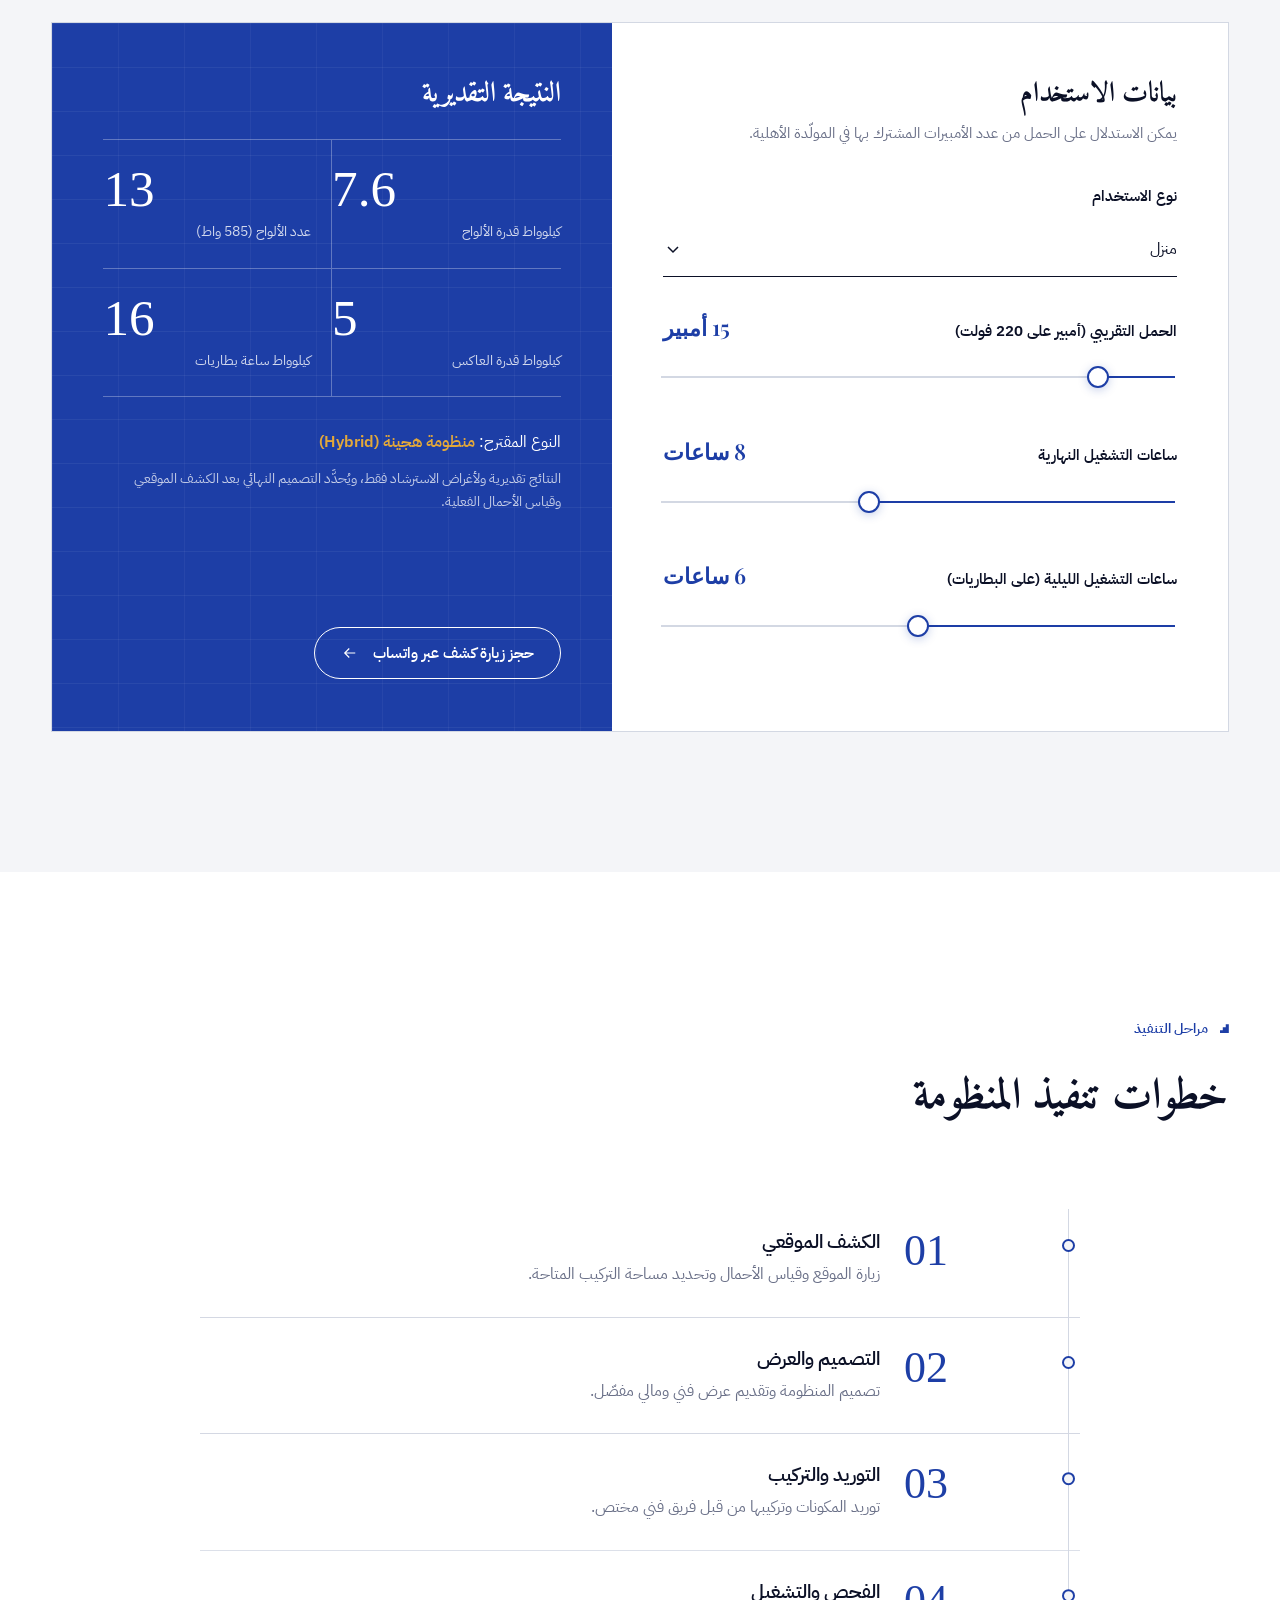
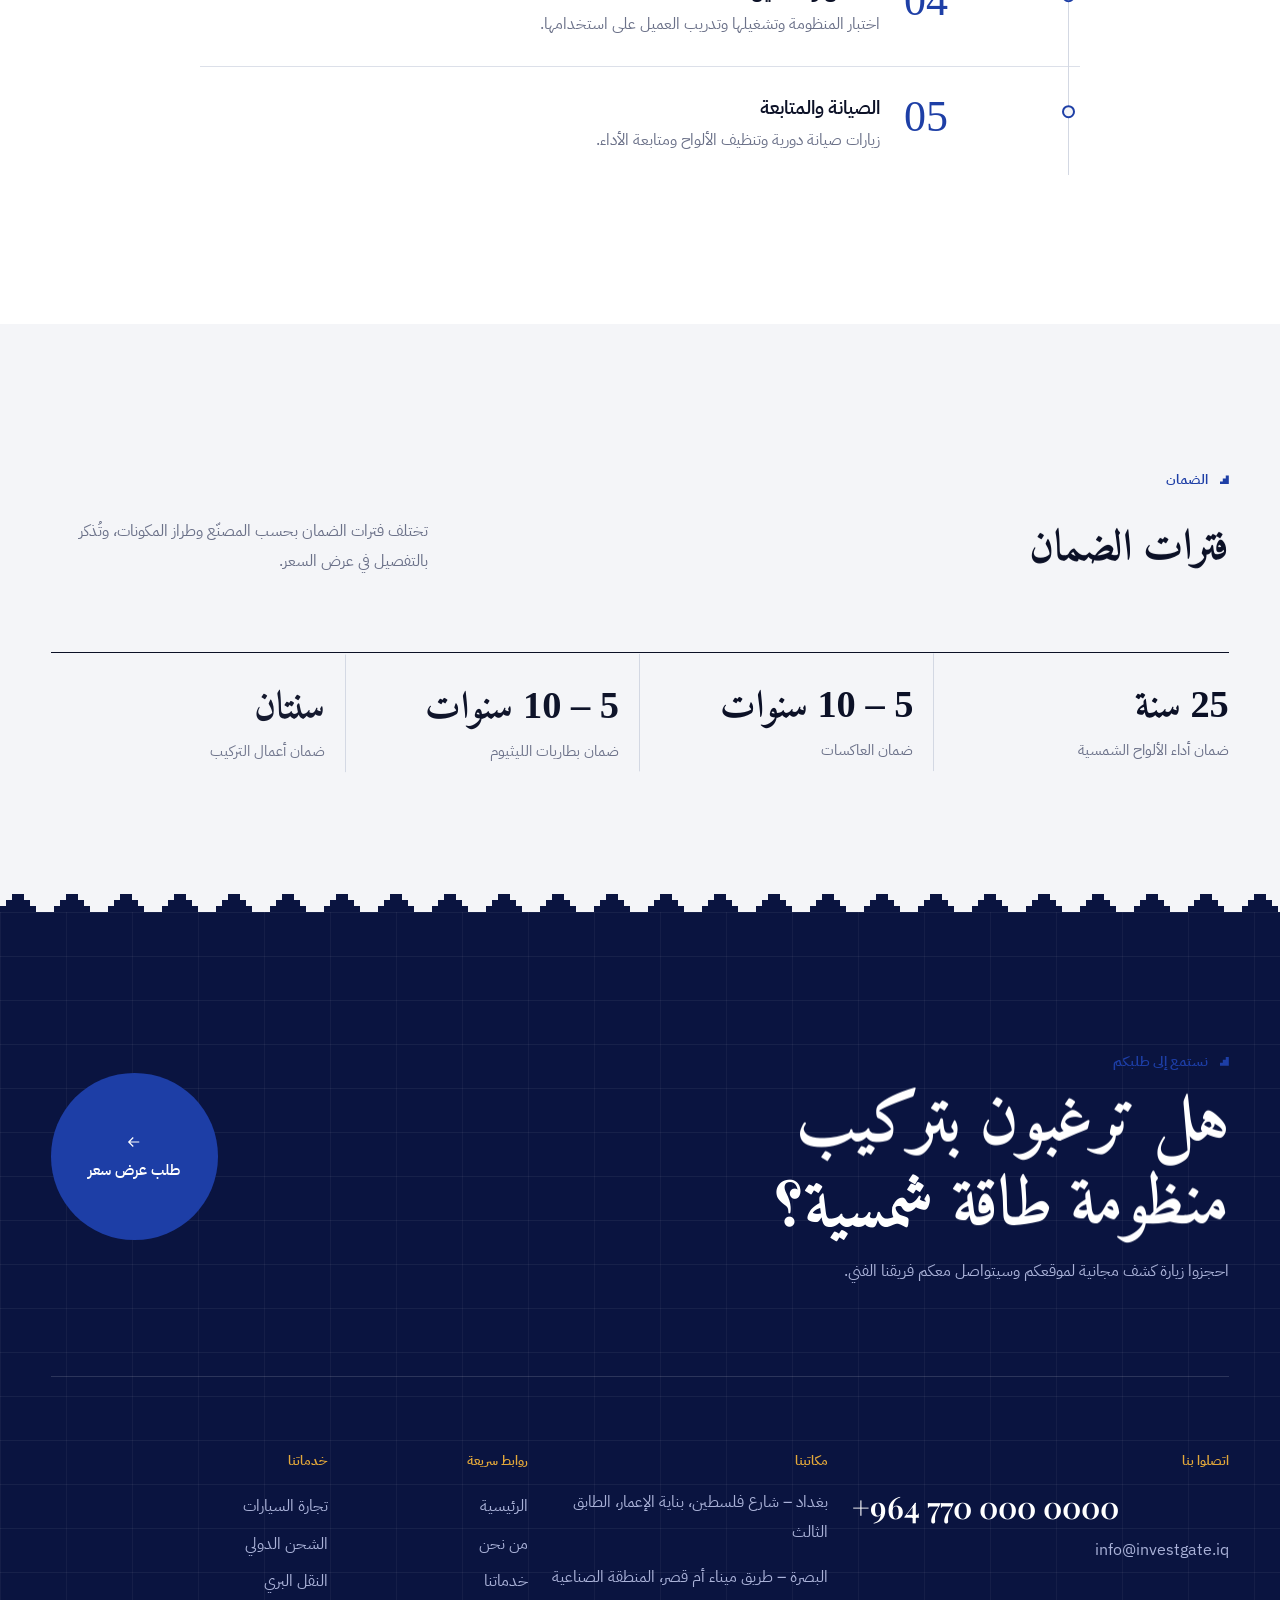
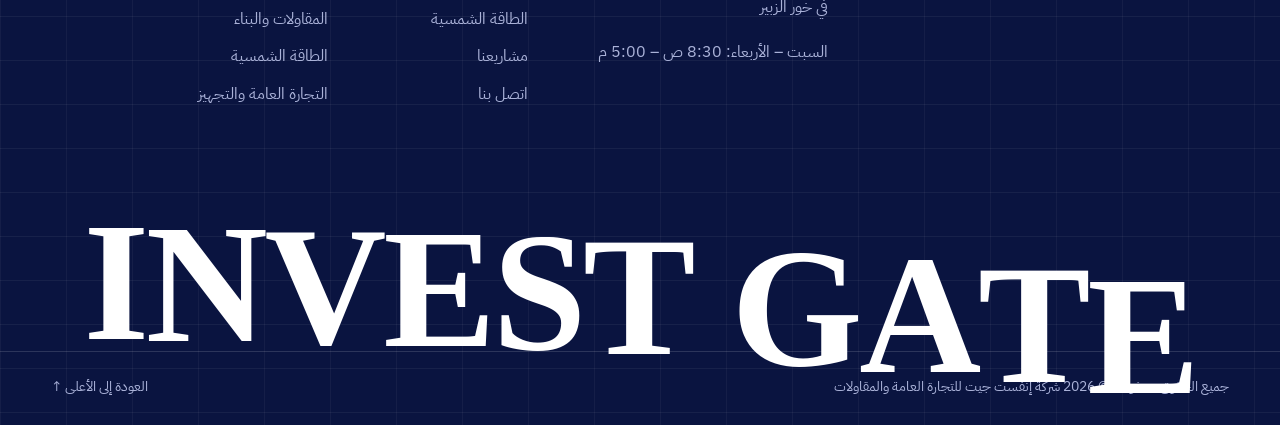
<file: invest-gate/solar.html>
<!doctype html>
<html lang="ar" dir="rtl">
<head>
<meta charset="utf-8">
<meta name="viewport" content="width=device-width, initial-scale=1, viewport-fit=cover">
<title>الطاقة الشمسية — إنفست جيت</title>
<meta name="description" content="منظومات الطاقة الشمسية من إنفست جيت: هجينة، مستقلة، مرتبطة بالشبكة، ضخ زراعي، محطات تجارية، إنارة وسخانات، مع حاسبة تقديرية.">
<link rel="canonical" href="https://ahmad-ali-99.github.io/investgate/solar.html">
<link rel="alternate" hreflang="ar" href="https://ahmad-ali-99.github.io/investgate/solar.html"><link rel="alternate" hreflang="ckb" href="https://ahmad-ali-99.github.io/investgate/ku/solar.html"><link rel="alternate" hreflang="en" href="https://ahmad-ali-99.github.io/investgate/en/solar.html"><link rel="alternate" hreflang="x-default" href="https://ahmad-ali-99.github.io/investgate/solar.html">
<meta property="og:type" content="website">
<meta property="og:site_name" content="إنفست جيت للتجارة العامة والمقاولات">
<meta property="og:title" content="الطاقة الشمسية — إنفست جيت">
<meta property="og:description" content="منظومات الطاقة الشمسية من إنفست جيت: هجينة، مستقلة، مرتبطة بالشبكة، ضخ زراعي، محطات تجارية، إنارة وسخانات، مع حاسبة تقديرية.">
<meta property="og:url" content="https://ahmad-ali-99.github.io/investgate/solar.html">
<meta property="og:image" content="https://ahmad-ali-99.github.io/investgate/og.jpg">
<meta property="og:image:width" content="1200"><meta property="og:image:height" content="630">
<meta property="og:locale" content="ar_IQ">
<meta name="twitter:card" content="summary_large_image">
<meta name="theme-color" content="#0a1440">
<link rel="icon" href="favicon.svg" type="image/svg+xml">
<link rel="apple-touch-icon" href="apple-touch-icon.png">
<script>(function(h){h.classList.add('js');try{var s=sessionStorage;if(s.getItem('ig-seen')||matchMedia('(prefers-reduced-motion: reduce)').matches)h.classList.add('no-loader');if(s.getItem('ig-pt')){h.classList.add('pt-in');s.removeItem('ig-pt')}}catch(e){h.classList.add('no-loader')}})(document.documentElement)</script>
<link rel="preload" href="assets/fonts/amiri-arabic-5c7846.woff2" as="font" type="font/woff2" crossorigin><link rel="preload" href="assets/fonts/ibmplexsansarabic-arabic-00b30d.woff2" as="font" type="font/woff2" crossorigin>
<link rel="stylesheet" href="assets/css/fonts.css">
<link rel="stylesheet" href="assets/css/main.css">
</head>
<body>
<a class="skip" href="#main">تخطَّ إلى المحتوى</a>
<div class="ldr" aria-hidden="true"><div class="ldr__mid"><svg class="ldr__mark" viewBox="0 0 48 48" aria-hidden="true"><path class="m b" fill-rule="evenodd" d="M6 16H42V44H6Z M17 44V32A7 7 0 0 1 31 32V44Z"/><rect class="m b" x="6" y="11" width="8" height="5"/><rect class="m b" x="20" y="11" width="8" height="5"/><rect class="m b" x="34" y="11" width="8" height="5"/><rect class="m b" x="8" y="7" width="4" height="4"/><rect class="m b" x="22" y="7" width="4" height="4"/><rect class="m b" x="36" y="7" width="4" height="4"/></svg><div class="ldr__name">إنفست جيت<small>INVEST GATE</small></div></div><div class="ldr__count">0</div></div>
<div class="pt" aria-hidden="true"></div>
<header class="hdr" id="top">
  <div class="wrap hdr__in">
    <a class="brand" href="index.html" aria-label="إنفست جيت"><svg class="brand__mark" viewBox="0 0 48 48" aria-hidden="true"><path class="m b" fill-rule="evenodd" d="M6 16H42V44H6Z M17 44V32A7 7 0 0 1 31 32V44Z"/><rect class="m b" x="6" y="11" width="8" height="5"/><rect class="m b" x="20" y="11" width="8" height="5"/><rect class="m b" x="34" y="11" width="8" height="5"/><rect class="m b" x="8" y="7" width="4" height="4"/><rect class="m b" x="22" y="7" width="4" height="4"/><rect class="m b" x="36" y="7" width="4" height="4"/></svg><span class="brand__txt"><b>إنفست جيت</b><small>INVEST GATE</small></span></a>
    <nav class="nav" aria-label="القائمة"><a href="index.html">الرئيسية</a><a href="about.html">من نحن</a><a href="services.html">خدماتنا</a><a href="solar.html" aria-current="page">الطاقة الشمسية</a><a href="projects.html">مشاريعنا</a><a href="contact.html">اتصل بنا</a></nav>
    <div class="langs"><a href="solar.html" lang="ar" hreflang="ar" aria-current="true">عربي</a><span class="sep"></span><a href="ku/solar.html" lang="ckb" hreflang="ckb">کوردی</a><span class="sep"></span><a href="en/solar.html" lang="en" hreflang="en">EN</a></div>
    <a class="btn hdr__cta" href="contact.html"><span>طلب عرض سعر</span></a>
    <button class="menu-btn" type="button" aria-expanded="false" aria-controls="ovl"><span>القائمة</span><i></i></button>
  </div>
</header>
<div class="ovl bricks" id="ovl" role="dialog" aria-modal="true" aria-label="القائمة">
  <div class="wrap ovl__top"><a class="brand" href="index.html" aria-label="إنفست جيت"><svg class="brand__mark" viewBox="0 0 48 48" aria-hidden="true"><path class="m b" fill-rule="evenodd" d="M6 16H42V44H6Z M17 44V32A7 7 0 0 1 31 32V44Z"/><rect class="m b" x="6" y="11" width="8" height="5"/><rect class="m b" x="20" y="11" width="8" height="5"/><rect class="m b" x="34" y="11" width="8" height="5"/><rect class="m b" x="8" y="7" width="4" height="4"/><rect class="m b" x="22" y="7" width="4" height="4"/><rect class="m b" x="36" y="7" width="4" height="4"/></svg><span class="brand__txt"><b>إنفست جيت</b><small>INVEST GATE</small></span></a><button class="ovl__close" type="button"><span>إغلاق</span><i></i></button></div>
  <div class="wrap ovl__body">
    <ol class="ovl__links"><li><a href="index.html"><i>01</i>الرئيسية</a></li><li><a href="about.html"><i>02</i>من نحن</a></li><li><a href="services.html"><i>03</i>خدماتنا</a></li><li><a href="solar.html"><i>04</i>الطاقة الشمسية</a></li><li><a href="projects.html"><i>05</i>مشاريعنا</a></li><li><a href="contact.html"><i>06</i>اتصل بنا</a></li></ol>
    <div class="ovl__aside">
      <div><h4>اتصلوا بنا</h4><a class="ltr" href="tel:+9647700000000">+964 770 000 0000</a><br><a href="mailto:info@investgate.iq">info@investgate.iq</a></div>
      <div><h4>مكاتبنا</h4><p>بغداد – شارع فلسطين، بناية الإعمار، الطابق الثالث<br>البصرة – طريق ميناء أم قصر، المنطقة الصناعية في خور الزبير</p></div>
      <div><h4>اختيار اللغة</h4><div class="langs"><a href="solar.html" lang="ar" hreflang="ar" aria-current="true">عربي</a><span class="sep"></span><a href="ku/solar.html" lang="ckb" hreflang="ckb">کوردی</a><span class="sep"></span><a href="en/solar.html" lang="en" hreflang="en">EN</a></div></div>
    </div>
  </div>
</div>
<main id="main">
<section class="phero bricks">
  <div class="wrap phero__in">
    <div class="phero__copy">
      <ol class="crumbs"><li><a href="index.html">الرئيسية</a></li><li aria-current="page">الطاقة الشمسية</li></ol>
      <h1 class="phero__title">الطاقة الشمسية</h1>
      <p class="phero__text">دراسة وتصميم وتوريد وتركيب منظومات الطاقة الشمسية بمختلف أنواعها وقدراتها، مع الضمان وخدمات الصيانة.</p>
    </div>
    <div class="phero__media" data-par><img src="img/solar-plant-1600.webp" srcset="img/solar-plant-800.webp 800w, img/solar-plant-1600.webp 1600w" sizes="(max-width: 860px) 100vw, 34vw" width="1200" height="798" alt="" fetchpriority="high" decoding="async"></div>
  </div>
</section>

<section class="sec bg-paper">
  <div class="wrap split">
    <div class="split__media"><div class="frame frame--arch" data-img><img src="img/solar-install-1600.webp" srcset="img/solar-install-800.webp 800w, img/solar-install-1600.webp 1600w" sizes="(max-width: 860px) 80vw, 40vw" width="1200" height="672" alt="تركيب ألواح شمسية" loading="lazy" decoding="async"></div></div>
    <div class="split__body">
      <p class="eyebrow">قسم الطاقة الشمسية</p>
      <h2 class="h-m" data-split>حلول طاقة نظيفة ومستقرة للمنازل والمنشآت</h2>
      <div style="margin-top:28px"><p data-reveal>يتولى قسم الطاقة الشمسية في الشركة تنفيذ منظومات الطاقة الشمسية للقطاعين السكني والتجاري والصناعي والزراعي. ويبدأ العمل بكشف موقعي وحساب دقيق للأحمال، ثم تصميم المنظومة المناسبة واختيار المكونات وفق احتياج العميل وميزانيته.</p><p data-reveal>نتعامل مع مصنّعين معتمدين للألواح والعاكسات والبطاريات، ونقدّم ضماناً مكتوباً على المكونات وأعمال التركيب، إضافة إلى عقود صيانة دورية.</p></div>
      <ul class="ticks ticks--2" data-stagger><li>كشف موقعي مجاني</li><li>مكونات من مصنّعين معتمدين</li><li>فريق فني مدرّب</li><li>إمكانية الدفع على مراحل</li></ul>
    </div>
  </div>
</section>

<section class="sec bg-white">
  <div class="wrap">
    <div class="shead"><div><p class="eyebrow">أنواع المنظومات</p><h2 class="h-l" data-split>منظومات الطاقة الشمسية التي ننفّذها</h2></div><p data-reveal>نحدد نوع المنظومة المناسب بناءً على طبيعة الاستخدام وتوفر الشبكة الوطنية وساعات التشغيل المطلوبة.</p></div>
    <div class="types"><article class="type"><div class="frame type__img" data-img><img src="img/solar-roof-1600.webp" srcset="img/solar-roof-800.webp 800w, img/solar-roof-1600.webp 1600w" sizes="(max-width: 560px) 100vw, (max-width: 1024px) 50vw, 32vw" width="1200" height="900" alt="المنظومة الهجينة" loading="lazy" decoding="async"></div><h3>المنظومة الهجينة</h3><span class="en">Hybrid System</span><p>تعمل بالطاقة الشمسية نهاراً، وتخزّن الفائض في البطاريات، وتستفيد من الشبكة الوطنية عند توفرها. وهي الأنسب لظروف الانقطاع المتكرر في التيار الكهربائي.</p><p class="fit"><b>مناسبة لـ:</b> المنازل، المحلات، المكاتب</p></article><article class="type"><div class="frame type__img" data-img><img src="img/solar-rural-1600.webp" srcset="img/solar-rural-800.webp 800w, img/solar-rural-1600.webp 1600w" sizes="(max-width: 560px) 100vw, (max-width: 1024px) 50vw, 32vw" width="1000" height="1500" alt="المنظومة المستقلة" loading="lazy" decoding="async"></div><h3>المنظومة المستقلة</h3><span class="en">Off-Grid System</span><p>تعمل بشكل مستقل تماماً عن الشبكة الوطنية، وتعتمد على الألواح الشمسية وبطاريات الليثيوم لتوفير الطاقة على مدار اليوم.</p><p class="fit"><b>مناسبة لـ:</b> المزارع، المواقع النائية، أبراج الاتصالات</p></article><article class="type"><div class="frame type__img" data-img><img src="img/hero-solar-1600.webp" srcset="img/hero-solar-800.webp 800w, img/hero-solar-1600.webp 1600w" sizes="(max-width: 560px) 100vw, (max-width: 1024px) 50vw, 32vw" width="1600" height="1082" alt="المنظومة المرتبطة بالشبكة" loading="lazy" decoding="async"></div><h3>المنظومة المرتبطة بالشبكة</h3><span class="en">On-Grid System</span><p>ترتبط مباشرة بالشبكة الوطنية دون بطاريات، وتخفّض استهلاك الكهرباء والوقود خلال ساعات النهار بكلفة أقل.</p><p class="fit"><b>مناسبة لـ:</b> المعامل، المباني التجارية، الدوائر</p></article><article class="type"><div class="frame type__img" data-img><img src="img/solar-field-1600.webp" srcset="img/solar-field-800.webp 800w, img/solar-field-1600.webp 1600w" sizes="(max-width: 560px) 100vw, (max-width: 1024px) 50vw, 32vw" width="1000" height="563" alt="منظومات الضخ الزراعي" loading="lazy" decoding="async"></div><h3>منظومات الضخ الزراعي</h3><span class="en">Solar Water Pumping</span><p>تشغيل المضخات الغاطسة والسطحية مباشرة بالطاقة الشمسية لسقي الأراضي الزراعية، دون الحاجة إلى الوقود أو البطاريات.</p><p class="fit"><b>مناسبة لـ:</b> البساتين، الحقول، الآبار الارتوازية</p></article><article class="type"><div class="frame type__img" data-img><img src="img/solar-plant-1600.webp" srcset="img/solar-plant-800.webp 800w, img/solar-plant-1600.webp 1600w" sizes="(max-width: 560px) 100vw, (max-width: 1024px) 50vw, 32vw" width="1200" height="798" alt="المحطات التجارية والصناعية" loading="lazy" decoding="async"></div><h3>المحطات التجارية والصناعية</h3><span class="en">Commercial & Industrial</span><p>محطات أرضية أو على الأسطح بقدرات تبدأ من 100 كيلوواط، مع دراسة جدوى اقتصادية وتصميم هندسي متكامل.</p><p class="fit"><b>مناسبة لـ:</b> المصانع، المجمّعات، المشاريع الاستثمارية</p></article><article class="type"><div class="frame type__img" data-img><img src="img/solar-panel-1600.webp" srcset="img/solar-panel-800.webp 800w, img/solar-panel-1600.webp 1600w" sizes="(max-width: 560px) 100vw, (max-width: 1024px) 50vw, 32vw" width="1000" height="750" alt="الإنارة والسخانات الشمسية" loading="lazy" decoding="async"></div><h3>الإنارة والسخانات الشمسية</h3><span class="en">Lighting & Water Heating</span><p>أعمدة إنارة شمسية متكاملة للشوارع والمجمّعات والحدائق، وسخانات مياه شمسية للمنازل والفنادق والمستشفيات.</p><p class="fit"><b>مناسبة لـ:</b> البلديات، المجمّعات السكنية، الفنادق</p></article></div>
  </div>
</section>

<section class="sec bg-night bricks crenel">
  <div class="wrap">
    <div class="shead"><div><p class="eyebrow">مكونات المنظومة</p><h2 class="h-m" data-split>المكونات الرئيسية</h2></div><p data-reveal>نختار مكونات كل منظومة بعناية لضمان كفاءة الأداء وطول العمر التشغيلي.</p></div>
    <div class="specs" data-stagger><div class="spec"><i>01</i><h3>الألواح الشمسية</h3><p>ألواح أحادية البلورة عالية الكفاءة بقدرات 550 – 620 واط، بضمان أداء من المصنّع.</p></div><div class="spec"><i>02</i><h3>العاكسات (الانفرترات)</h3><p>عاكسات هجينة ومرتبطة بالشبكة بقدرات مختلفة، مع إمكانية المراقبة عن بُعد.</p></div><div class="spec"><i>03</i><h3>بطاريات الليثيوم</h3><p>بطاريات ليثيوم فوسفات الحديد (LiFePO4) بعمر تشغيلي طويل وعدد دورات شحن مرتفع.</p></div><div class="spec"><i>04</i><h3>الهياكل والحمايات</h3><p>هياكل تثبيت مجلفنة أو من الألمنيوم، مع قواطع وحمايات وكابلات مطابقة للمواصفات.</p></div></div>
  </div>
</section>

<section class="sec bg-paper" id="calc-section">
  <div class="wrap">
    <div class="shead"><div><p class="eyebrow">حاسبة تقديرية</p><h2 class="h-m" data-split>احسب حجم المنظومة المناسبة</h2></div><p data-reveal>أدخل الحمل المطلوب تشغيله بالأمبير وساعات التشغيل للحصول على تقدير أولي لحجم المنظومة.</p></div>
    <div class="calc" id="calc" data-reveal>
      <div class="calc__in">
        <h3>بيانات الاستخدام</h3>
        <p>يمكن الاستدلال على الحمل من عدد الأمبيرات المشترك بها في المولّدة الأهلية.</p>
        <label class="ctl" for="c-use"><span>نوع الاستخدام</span><select id="c-use"><option value="home">منزل</option><option value="shop">محل تجاري أو مكتب</option><option value="farm">مزرعة أو مضخة مياه</option><option value="factory">معمل أو ورشة</option></select></label>
        <label class="ctl" for="c-amp"><span>الحمل التقريبي (أمبير على 220 فولت)<output id="o-amp" for="c-amp">15</output></span><input type="range" id="c-amp" min="2" max="100" value="15"></label>
        <label class="ctl" for="c-day"><span>ساعات التشغيل النهارية<output id="o-day" for="c-day">8</output></span><input type="range" id="c-day" min="2" max="12" value="8"></label>
        <label class="ctl" for="c-night"><span>ساعات التشغيل الليلية (على البطاريات)<output id="o-night" for="c-night">6</output></span><input type="range" id="c-night" min="0" max="12" value="6"></label>
      </div>
      <div class="calc__out bricks">
        <h3>النتيجة التقديرية</h3>
        <div class="res">
          <div><b id="r-kwp">7.6</b><span>كيلوواط قدرة الألواح</span></div>
          <div><b id="r-pan">13</b><span>عدد الألواح (585 واط)</span></div>
          <div><b id="r-inv">5</b><span>كيلوواط قدرة العاكس</span></div>
          <div><b id="r-bat">16</b><span>كيلوواط ساعة بطاريات</span></div>
        </div>
        <p class="rec">النوع المقترح: <strong id="r-type">Hybrid</strong></p>
        <p class="note">النتائج تقديرية ولأغراض الاسترشاد فقط، ويُحدَّد التصميم النهائي بعد الكشف الموقعي وقياس الأحمال الفعلية.</p>
        <a class="btn btn--light" id="calc-book" href="contact.html" target="_blank" rel="noopener"><span>حجز زيارة كشف عبر واتساب</span><svg class="arr" viewBox="0 0 24 24" aria-hidden="true"><path d="M19 12H5M11 6l-6 6 6 6"/></svg></a>
      </div>
    </div>
  </div>
</section>

<section class="sec bg-white">
  <div class="wrap">
    <div class="shead"><div><p class="eyebrow">مراحل التنفيذ</p><h2 class="h-m" data-split>خطوات تنفيذ المنظومة</h2></div></div>
    <ol class="tl"><span class="tl__line" aria-hidden="true"><i></i></span><li class="tl__item" data-reveal><b>01</b><div><h3>الكشف الموقعي</h3><p>زيارة الموقع وقياس الأحمال وتحديد مساحة التركيب المتاحة.</p></div></li><li class="tl__item" data-reveal><b>02</b><div><h3>التصميم والعرض</h3><p>تصميم المنظومة وتقديم عرض فني ومالي مفصّل.</p></div></li><li class="tl__item" data-reveal><b>03</b><div><h3>التوريد والتركيب</h3><p>توريد المكونات وتركيبها من قبل فريق فني مختص.</p></div></li><li class="tl__item" data-reveal><b>04</b><div><h3>الفحص والتشغيل</h3><p>اختبار المنظومة وتشغيلها وتدريب العميل على استخدامها.</p></div></li><li class="tl__item" data-reveal><b>05</b><div><h3>الصيانة والمتابعة</h3><p>زيارات صيانة دورية وتنظيف الألواح ومتابعة الأداء.</p></div></li></ol>
  </div>
</section>

<section class="sec bg-paper">
  <div class="wrap">
    <div class="shead"><div><p class="eyebrow">الضمان</p><h2 class="h-m" data-split>فترات الضمان</h2></div><p data-reveal>تختلف فترات الضمان بحسب المصنّع وطراز المكونات، وتُذكر بالتفصيل في عرض السعر.</p></div>
    <div class="warr" data-stagger><div><b>25 سنة</b><span>ضمان أداء الألواح الشمسية</span></div><div><b>5 – 10 سنوات</b><span>ضمان العاكسات</span></div><div><b>5 – 10 سنوات</b><span>ضمان بطاريات الليثيوم</span></div><div><b>سنتان</b><span>ضمان أعمال التركيب</span></div></div>
  </div>
</section>
</main>
<div class="edge" aria-hidden="true"></div>
<div class="foot-wrap"><footer class="ftr bricks">
  <div class="wrap">
    <div class="ftr__cta">
      <div><p class="eyebrow">نستمع إلى طلبكم</p><h2 data-split>هل ترغبون بتركيب منظومة طاقة شمسية؟</h2><p>احجزوا زيارة كشف مجانية لموقعكم وسيتواصل معكم فريقنا الفني.</p></div>
      <div class="magnet-wrap"><a class="magnet" href="contact.html" data-magnetic><span><svg class="arr" viewBox="0 0 24 24" aria-hidden="true"><path d="M19 12H5M11 6l-6 6 6 6"/></svg>طلب عرض سعر</span></a></div>
    </div>
    <div class="ftr__grid">
      <div class="ftr__col ftr__col--wide"><h4>اتصلوا بنا</h4><a class="big-tel ltr" href="tel:+9647700000000">+964 770 000 0000</a><a href="mailto:info@investgate.iq">info@investgate.iq</a></div>
      <div class="ftr__col"><h4>مكاتبنا</h4><p>بغداد – شارع فلسطين، بناية الإعمار، الطابق الثالث</p><p>البصرة – طريق ميناء أم قصر، المنطقة الصناعية في خور الزبير</p><p>السبت – الأربعاء: 8:30 ص – 5:00 م</p></div>
      <div class="ftr__col ftr__col--sm"><h4>روابط سريعة</h4><ul><li><a href="index.html">الرئيسية</a></li><li><a href="about.html">من نحن</a></li><li><a href="services.html">خدماتنا</a></li><li><a href="solar.html">الطاقة الشمسية</a></li><li><a href="projects.html">مشاريعنا</a></li><li><a href="contact.html">اتصل بنا</a></li></ul></div>
      <div class="ftr__col ftr__col--svc"><h4>خدماتنا</h4><ul><li><a href="services.html#cars">تجارة السيارات</a></li><li><a href="services.html#shipping">الشحن الدولي</a></li><li><a href="services.html#transport">النقل البري</a></li><li><a href="services.html#construction">المقاولات والبناء</a></li><li><a href="solar.html">الطاقة الشمسية</a></li><li><a href="services.html#trading">التجارة العامة والتجهيز</a></li></ul></div>
    </div>
  </div>
  <div class="ftr__word" aria-hidden="true"><span>I</span><span>N</span><span>V</span><span>E</span><span>S</span><span>T</span><span>&nbsp;</span><span>G</span><span>A</span><span>T</span><span>E</span></div>
  <div class="wrap ftr__bottom"><span>جميع الحقوق محفوظة © <span id="year">2026</span> شركة إنفست جيت للتجارة العامة والمقاولات</span><a href="#top">العودة إلى الأعلى ↑</a></div>
</footer></div>
<a class="wa" data-wa href="#" target="_blank" rel="noopener" aria-label="التواصل عبر واتساب"><svg viewBox="0 0 24 24" aria-hidden="true"><path d="M12 2a10 10 0 0 0-8.6 15.1L2 22l5-1.3A10 10 0 1 0 12 2zm0 18.2a8.2 8.2 0 0 1-4.2-1.2l-.3-.2-3 .8.8-2.9-.2-.3A8.2 8.2 0 1 1 12 20.2zm4.5-6.1c-.2-.1-1.5-.7-1.7-.8s-.4-.1-.6.1-.7.8-.8 1-.3.2-.5.1a6.7 6.7 0 0 1-3.3-2.9c-.3-.4.3-.4.7-1.4a.5.5 0 0 0 0-.4l-.8-1.9c-.2-.5-.4-.4-.6-.4h-.5a1 1 0 0 0-.7.3 3 3 0 0 0-.9 2.2 5.2 5.2 0 0 0 1.1 2.7 11.8 11.8 0 0 0 4.5 4c1.7.7 2.3.8 3.2.6a2.7 2.7 0 0 0 1.8-1.3 2.2 2.2 0 0 0 .2-1.3c-.1-.1-.3-.2-.6-.3z"/></svg></a>
<script src="assets/vendor/gsap.min.js" defer></script>
<script src="assets/vendor/ScrollTrigger.min.js" defer></script>
<script src="assets/vendor/lenis.min.js" defer></script>
<script src="assets/js/main.js" defer></script>
</body>
</html>
</file>
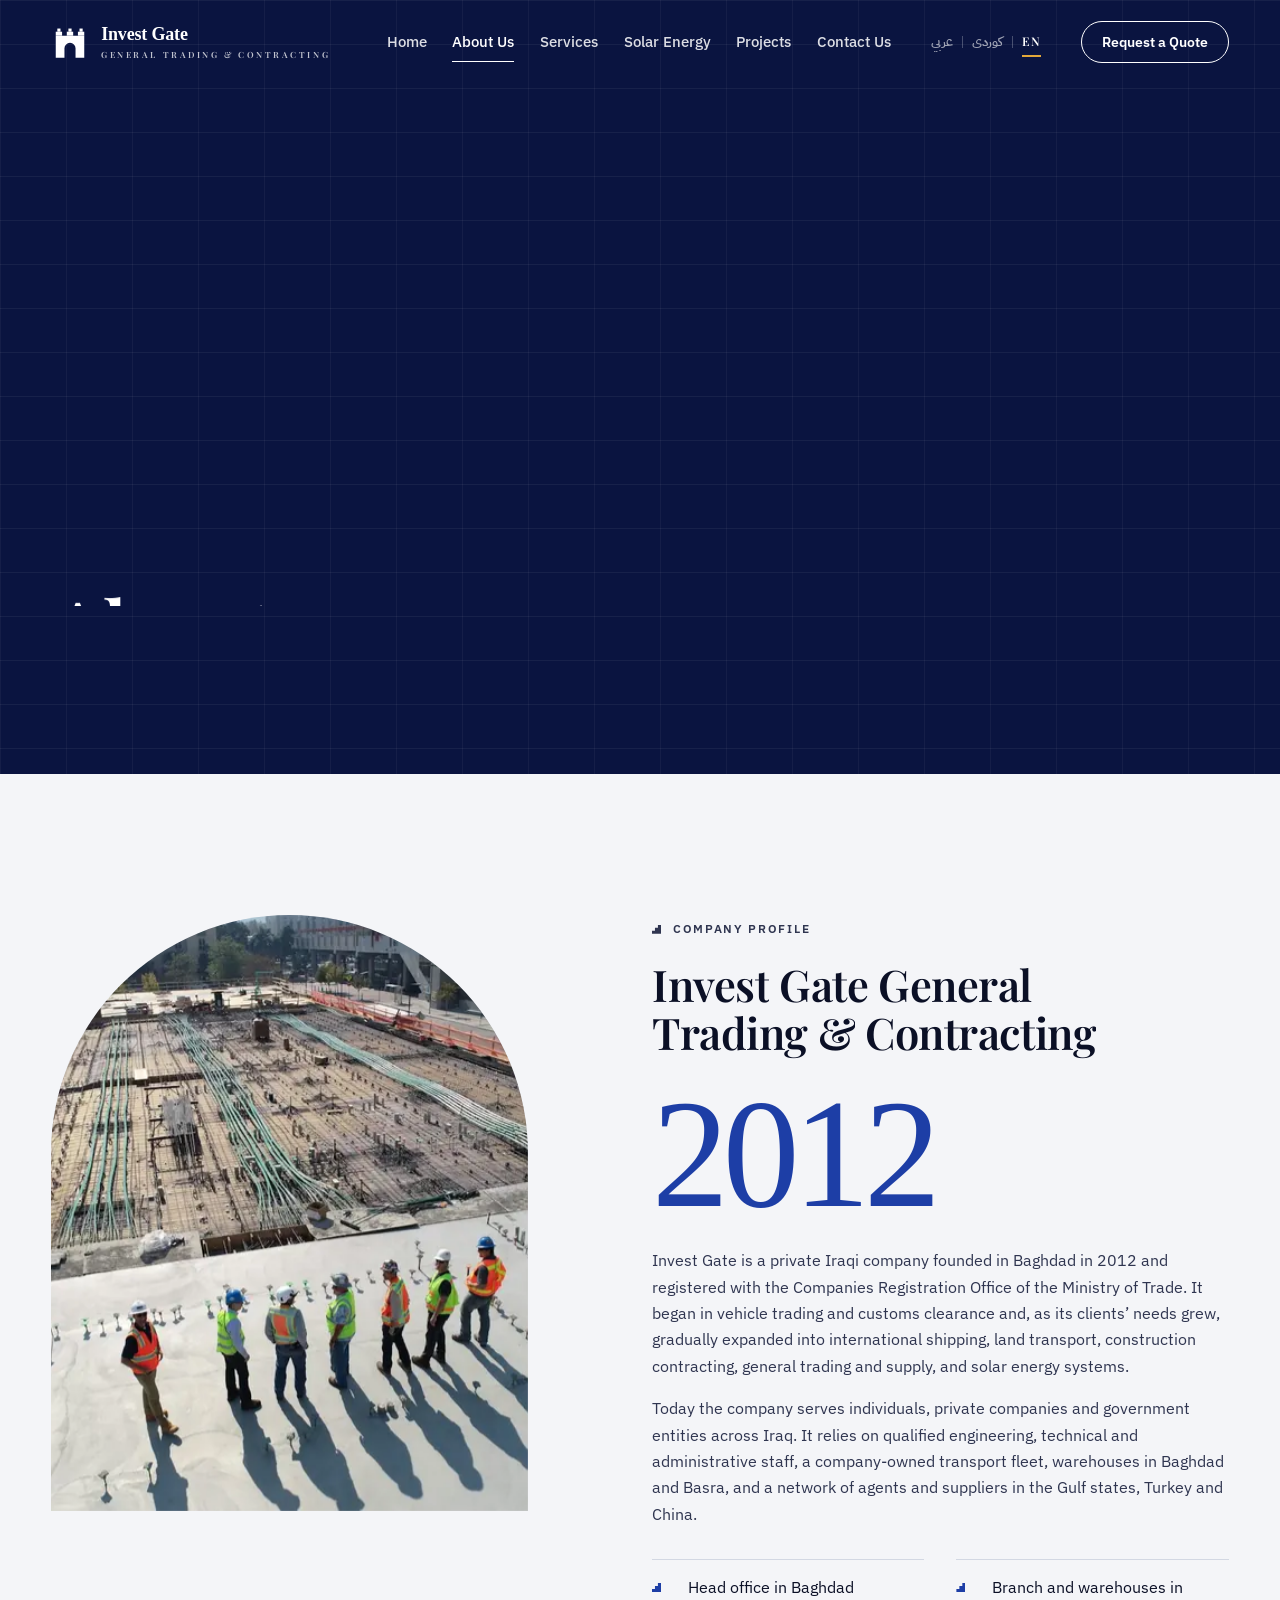
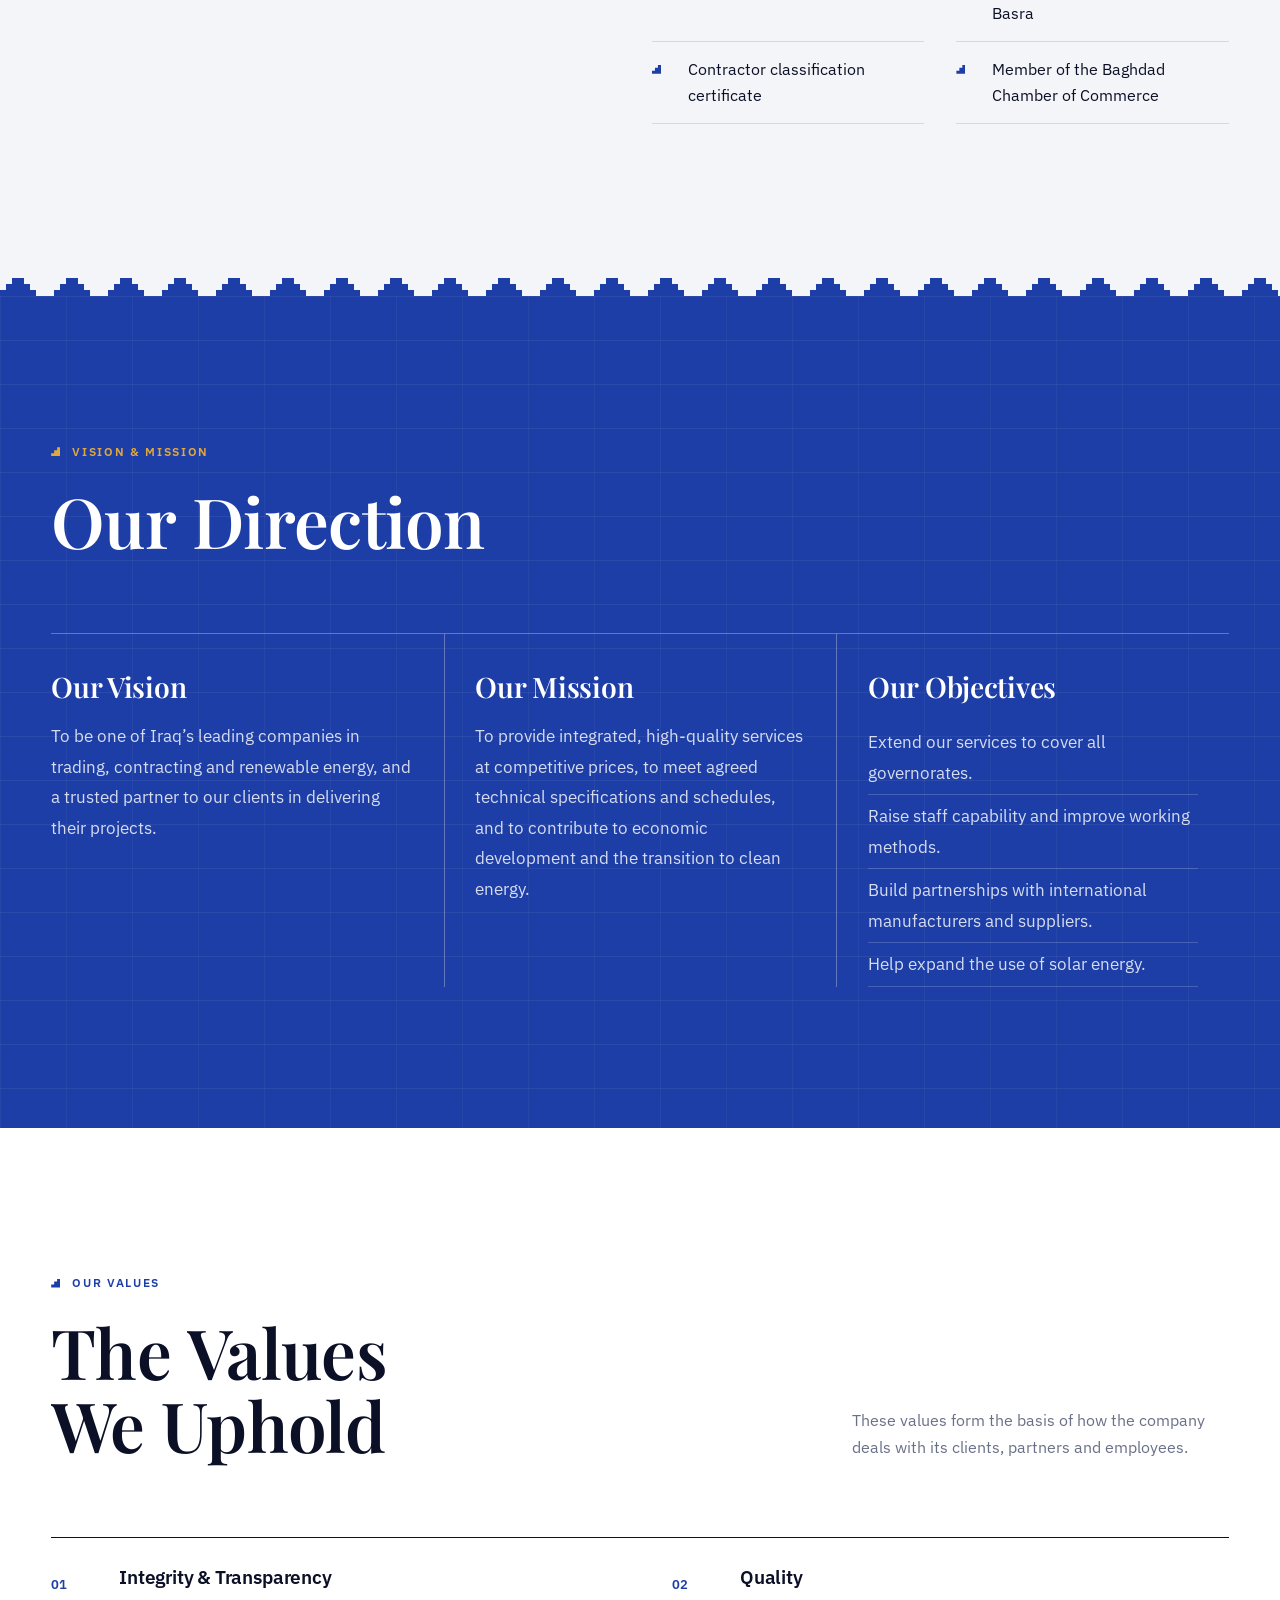
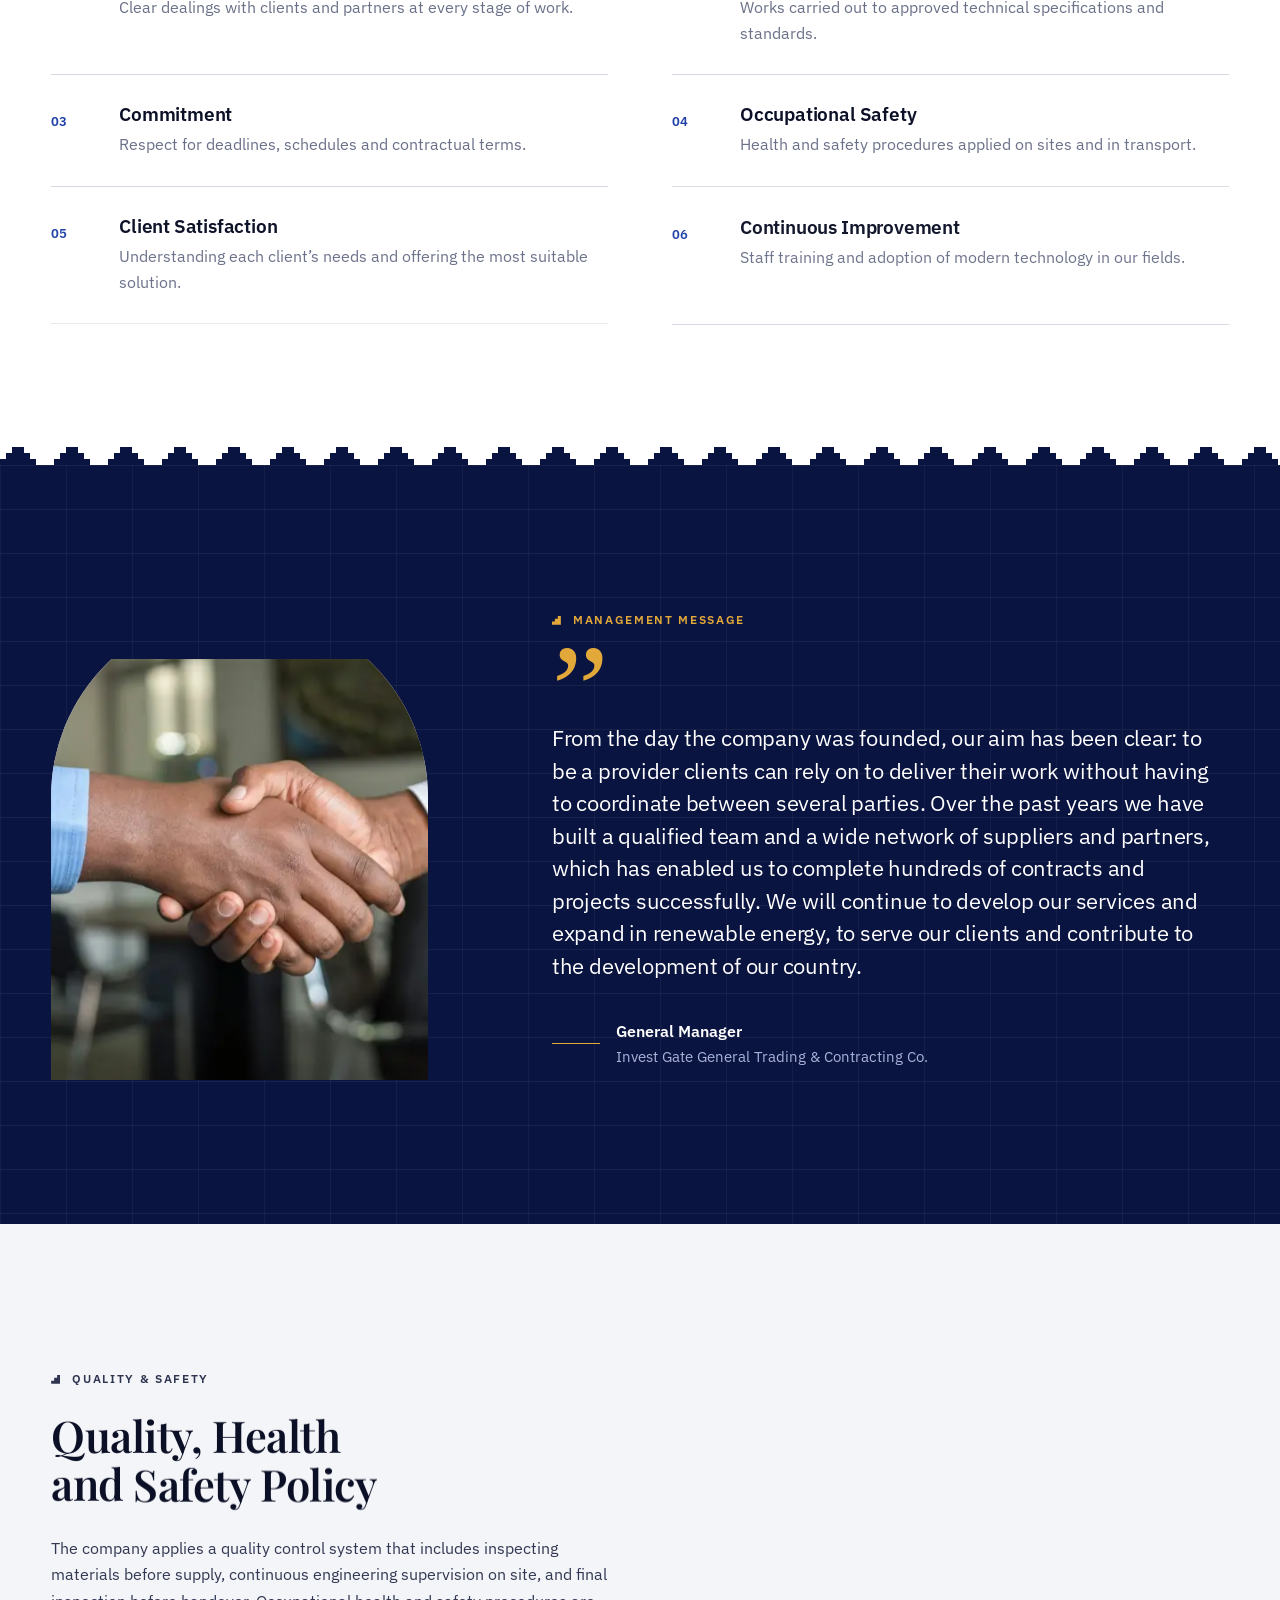
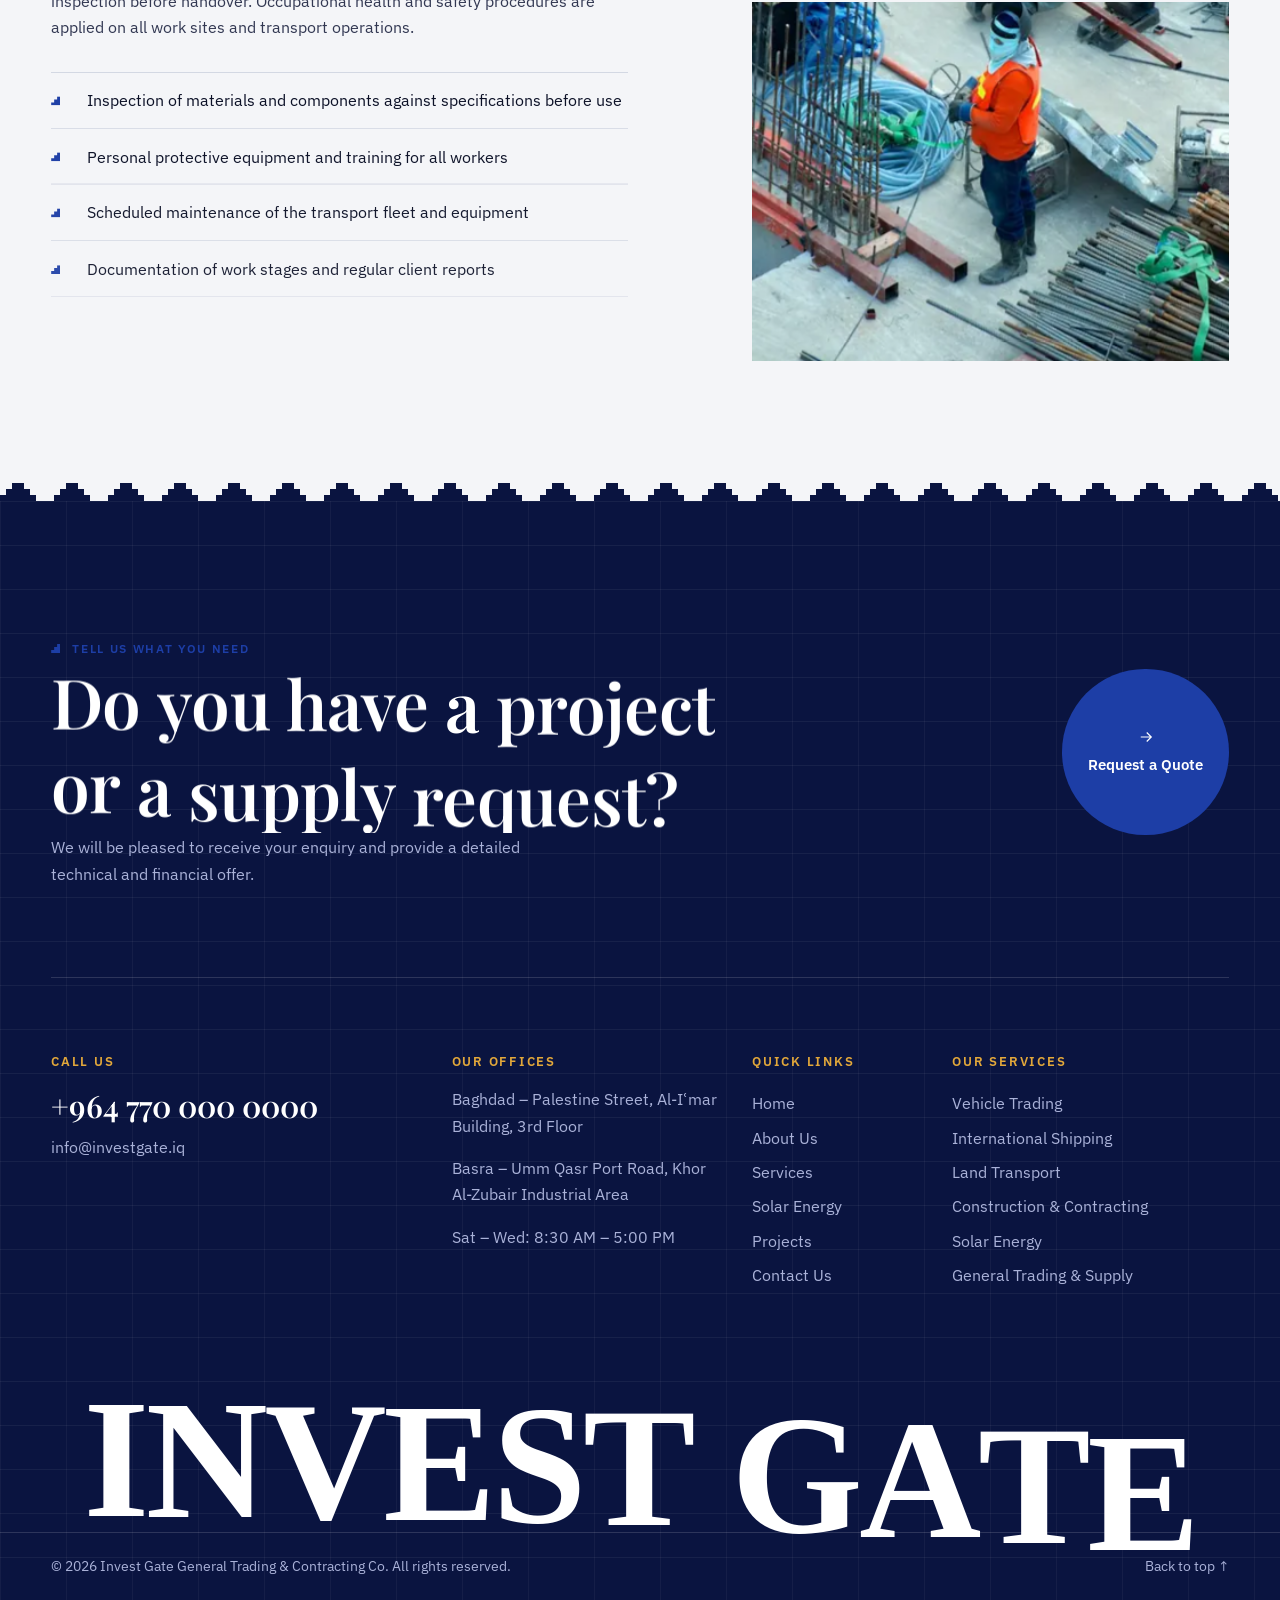
<file: invest-gate/en/about.html>
<!doctype html>
<html lang="en" dir="ltr">
<head>
<meta charset="utf-8">
<meta name="viewport" content="width=device-width, initial-scale=1, viewport-fit=cover">
<title>About Us — Invest Gate</title>
<meta name="description" content="About Invest Gate General Trading &amp; Contracting: vision, mission, values and quality policy.">
<link rel="canonical" href="https://ahmad-ali-99.github.io/investgate/en/about.html">
<link rel="alternate" hreflang="ar" href="https://ahmad-ali-99.github.io/investgate/about.html"><link rel="alternate" hreflang="ckb" href="https://ahmad-ali-99.github.io/investgate/ku/about.html"><link rel="alternate" hreflang="en" href="https://ahmad-ali-99.github.io/investgate/en/about.html"><link rel="alternate" hreflang="x-default" href="https://ahmad-ali-99.github.io/investgate/about.html">
<meta property="og:type" content="website">
<meta property="og:site_name" content="Invest Gate General Trading &amp; Contracting">
<meta property="og:title" content="About Us — Invest Gate">
<meta property="og:description" content="About Invest Gate General Trading &amp; Contracting: vision, mission, values and quality policy.">
<meta property="og:url" content="https://ahmad-ali-99.github.io/investgate/en/about.html">
<meta property="og:image" content="https://ahmad-ali-99.github.io/investgate/og.jpg">
<meta property="og:image:width" content="1200"><meta property="og:image:height" content="630">
<meta property="og:locale" content="en_US">
<meta name="twitter:card" content="summary_large_image">
<meta name="theme-color" content="#0a1440">
<link rel="icon" href="../favicon.svg" type="image/svg+xml">
<link rel="apple-touch-icon" href="../apple-touch-icon.png">
<script>(function(h){h.classList.add('js');try{var s=sessionStorage;if(s.getItem('ig-seen')||matchMedia('(prefers-reduced-motion: reduce)').matches)h.classList.add('no-loader');if(s.getItem('ig-pt')){h.classList.add('pt-in');s.removeItem('ig-pt')}}catch(e){h.classList.add('no-loader')}})(document.documentElement)</script>
<link rel="preload" href="../assets/fonts/playfairdisplay-latin-48d1e9.woff2" as="font" type="font/woff2" crossorigin><link rel="preload" href="../assets/fonts/ibmplexsans-latin-a68a20.woff2" as="font" type="font/woff2" crossorigin>
<link rel="stylesheet" href="../assets/css/fonts.css">
<link rel="stylesheet" href="../assets/css/main.css">
</head>
<body>
<a class="skip" href="#main">Skip to content</a>
<div class="ldr" aria-hidden="true"><div class="ldr__mid"><svg class="ldr__mark" viewBox="0 0 48 48" aria-hidden="true"><path class="m b" fill-rule="evenodd" d="M6 16H42V44H6Z M17 44V32A7 7 0 0 1 31 32V44Z"/><rect class="m b" x="6" y="11" width="8" height="5"/><rect class="m b" x="20" y="11" width="8" height="5"/><rect class="m b" x="34" y="11" width="8" height="5"/><rect class="m b" x="8" y="7" width="4" height="4"/><rect class="m b" x="22" y="7" width="4" height="4"/><rect class="m b" x="36" y="7" width="4" height="4"/></svg><div class="ldr__name">Invest Gate<small>INVEST GATE</small></div></div><div class="ldr__count">0</div></div>
<div class="pt" aria-hidden="true"></div>
<header class="hdr" id="top">
  <div class="wrap hdr__in">
    <a class="brand" href="index.html" aria-label="Invest Gate"><svg class="brand__mark" viewBox="0 0 48 48" aria-hidden="true"><path class="m b" fill-rule="evenodd" d="M6 16H42V44H6Z M17 44V32A7 7 0 0 1 31 32V44Z"/><rect class="m b" x="6" y="11" width="8" height="5"/><rect class="m b" x="20" y="11" width="8" height="5"/><rect class="m b" x="34" y="11" width="8" height="5"/><rect class="m b" x="8" y="7" width="4" height="4"/><rect class="m b" x="22" y="7" width="4" height="4"/><rect class="m b" x="36" y="7" width="4" height="4"/></svg><span class="brand__txt"><b>Invest Gate</b><small>GENERAL TRADING &amp; CONTRACTING</small></span></a>
    <nav class="nav" aria-label="Menu"><a href="index.html">Home</a><a href="about.html" aria-current="page">About Us</a><a href="services.html">Services</a><a href="solar.html">Solar Energy</a><a href="projects.html">Projects</a><a href="contact.html">Contact Us</a></nav>
    <div class="langs"><a href="../about.html" lang="ar" hreflang="ar">عربي</a><span class="sep"></span><a href="../ku/about.html" lang="ckb" hreflang="ckb">کوردی</a><span class="sep"></span><a href="../en/about.html" lang="en" hreflang="en" aria-current="true">EN</a></div>
    <a class="btn hdr__cta" href="contact.html"><span>Request a Quote</span></a>
    <button class="menu-btn" type="button" aria-expanded="false" aria-controls="ovl"><span>Menu</span><i></i></button>
  </div>
</header>
<div class="ovl bricks" id="ovl" role="dialog" aria-modal="true" aria-label="Menu">
  <div class="wrap ovl__top"><a class="brand" href="index.html" aria-label="Invest Gate"><svg class="brand__mark" viewBox="0 0 48 48" aria-hidden="true"><path class="m b" fill-rule="evenodd" d="M6 16H42V44H6Z M17 44V32A7 7 0 0 1 31 32V44Z"/><rect class="m b" x="6" y="11" width="8" height="5"/><rect class="m b" x="20" y="11" width="8" height="5"/><rect class="m b" x="34" y="11" width="8" height="5"/><rect class="m b" x="8" y="7" width="4" height="4"/><rect class="m b" x="22" y="7" width="4" height="4"/><rect class="m b" x="36" y="7" width="4" height="4"/></svg><span class="brand__txt"><b>Invest Gate</b><small>GENERAL TRADING &amp; CONTRACTING</small></span></a><button class="ovl__close" type="button"><span>Close</span><i></i></button></div>
  <div class="wrap ovl__body">
    <ol class="ovl__links"><li><a href="index.html"><i>01</i>Home</a></li><li><a href="about.html"><i>02</i>About Us</a></li><li><a href="services.html"><i>03</i>Services</a></li><li><a href="solar.html"><i>04</i>Solar Energy</a></li><li><a href="projects.html"><i>05</i>Projects</a></li><li><a href="contact.html"><i>06</i>Contact Us</a></li></ol>
    <div class="ovl__aside">
      <div><h4>Call us</h4><a class="ltr" href="tel:+9647700000000">+964 770 000 0000</a><br><a href="mailto:info@investgate.iq">info@investgate.iq</a></div>
      <div><h4>Our offices</h4><p>Baghdad – Palestine Street, Al-Iʿmar Building, 3rd Floor<br>Basra – Umm Qasr Port Road, Khor Al-Zubair Industrial Area</p></div>
      <div><h4>Choose language</h4><div class="langs"><a href="../about.html" lang="ar" hreflang="ar">عربي</a><span class="sep"></span><a href="../ku/about.html" lang="ckb" hreflang="ckb">کوردی</a><span class="sep"></span><a href="../en/about.html" lang="en" hreflang="en" aria-current="true">EN</a></div></div>
    </div>
  </div>
</div>
<main id="main">
<section class="phero bricks">
  <div class="wrap phero__in">
    <div class="phero__copy">
      <ol class="crumbs"><li><a href="index.html">Home</a></li><li aria-current="page">About Us</li></ol>
      <h1 class="phero__title">About Us</h1>
      <p class="phero__text">Learn about Invest Gate General Trading & Contracting, its vision, mission and the values it works by.</p>
    </div>
    <div class="phero__media" data-par><img src="../img/towers-1600.webp" srcset="../img/towers-800.webp 800w, ../img/towers-1600.webp 1600w" sizes="(max-width: 860px) 100vw, 34vw" width="1600" height="1067" alt="" fetchpriority="high" decoding="async"></div>
  </div>
</section>

<section class="sec bg-paper">
  <div class="wrap split">
    <div class="split__media"><div class="frame frame--arch" data-img><img src="../img/site-1600.webp" srcset="../img/site-800.webp 800w, ../img/site-1600.webp 1600w" sizes="(max-width: 860px) 80vw, 40vw" width="1200" height="800" alt="Company engineering team on site" loading="lazy" decoding="async"></div></div>
    <div class="split__body">
      <p class="eyebrow">Company Profile</p>
      <h2 class="h-m" data-split>Invest Gate General Trading & Contracting</h2>
      <div class="big-year" data-reveal>2012</div>
      <p data-reveal>Invest Gate is a private Iraqi company founded in Baghdad in 2012 and registered with the Companies Registration Office of the Ministry of Trade. It began in vehicle trading and customs clearance and, as its clients’ needs grew, gradually expanded into international shipping, land transport, construction contracting, general trading and supply, and solar energy systems.</p><p data-reveal>Today the company serves individuals, private companies and government entities across Iraq. It relies on qualified engineering, technical and administrative staff, a company-owned transport fleet, warehouses in Baghdad and Basra, and a network of agents and suppliers in the Gulf states, Turkey and China.</p>
      <ul class="ticks ticks--2" data-stagger><li>Head office in Baghdad</li><li>Branch and warehouses in Basra</li><li>Contractor classification certificate</li><li>Member of the Baghdad Chamber of Commerce</li></ul>
    </div>
  </div>
</section>

<section class="sec bg-lapis bricks crenel">
  <div class="wrap">
    <div class="shead"><div><p class="eyebrow">Vision & Mission</p><h2 class="h-l" data-split>Our Direction</h2></div></div>
    <div class="vmv" data-stagger>
      <div><h3>Our Vision</h3><p>To be one of Iraq’s leading companies in trading, contracting and renewable energy, and a trusted partner to our clients in delivering their projects.</p></div>
      <div><h3>Our Mission</h3><p>To provide integrated, high-quality services at competitive prices, to meet agreed technical specifications and schedules, and to contribute to economic development and the transition to clean energy.</p></div>
      <div><h3>Our Objectives</h3><ul><li>Extend our services to cover all governorates.</li><li>Raise staff capability and improve working methods.</li><li>Build partnerships with international manufacturers and suppliers.</li><li>Help expand the use of solar energy.</li></ul></div>
    </div>
  </div>
</section>

<section class="sec bg-white">
  <div class="wrap">
    <div class="shead"><div><p class="eyebrow">Our Values</p><h2 class="h-l" data-split>The Values We Uphold</h2></div><p data-reveal>These values form the basis of how the company deals with its clients, partners and employees.</p></div>
    <ul class="values" data-stagger><li class="value"><i>01</i><div><h3>Integrity & Transparency</h3><p>Clear dealings with clients and partners at every stage of work.</p></div></li><li class="value"><i>02</i><div><h3>Quality</h3><p>Works carried out to approved technical specifications and standards.</p></div></li><li class="value"><i>03</i><div><h3>Commitment</h3><p>Respect for deadlines, schedules and contractual terms.</p></div></li><li class="value"><i>04</i><div><h3>Occupational Safety</h3><p>Health and safety procedures applied on sites and in transport.</p></div></li><li class="value"><i>05</i><div><h3>Client Satisfaction</h3><p>Understanding each client’s needs and offering the most suitable solution.</p></div></li><li class="value"><i>06</i><div><h3>Continuous Improvement</h3><p>Staff training and adoption of modern technology in our fields.</p></div></li></ul>
  </div>
</section>

<section class="sec bg-night bricks crenel">
  <div class="wrap quote">
    <div class="quote__img"><div class="frame frame--arch" data-img><img src="../img/handshake-1600.webp" srcset="../img/handshake-800.webp 800w, ../img/handshake-1600.webp 1600w" sizes="(max-width: 860px) 60vw, 30vw" width="1200" height="801" alt="Business handshake" loading="lazy" decoding="async"></div></div>
    <div class="quote__body">
      <p class="eyebrow">Management Message</p>
      <span class="quote__mark" aria-hidden="true">&#8221;</span>
      <blockquote class="quote__text" data-reveal>From the day the company was founded, our aim has been clear: to be a provider clients can rely on to deliver their work without having to coordinate between several parties. Over the past years we have built a qualified team and a wide network of suppliers and partners, which has enabled us to complete hundreds of contracts and projects successfully. We will continue to develop our services and expand in renewable energy, to serve our clients and contribute to the development of our country.</blockquote>
      <p class="quote__cite"><span><b>General Manager</b>Invest Gate General Trading & Contracting Co.</span></p>
    </div>
  </div>
</section>

<section class="sec bg-paper">
  <div class="wrap split split--rev">
    <div class="split__media"><div class="frame frame--tall" data-img><img src="../img/construction-1600.webp" srcset="../img/construction-800.webp 800w, ../img/construction-1600.webp 1600w" sizes="(max-width: 860px) 100vw, 40vw" width="1200" height="795" alt="Rebar works on a construction site" loading="lazy" decoding="async"></div></div>
    <div class="split__body">
      <p class="eyebrow">Quality & Safety</p>
      <h2 class="h-m" data-split>Quality, Health and Safety Policy</h2>
      <p data-reveal style="margin-top:28px">The company applies a quality control system that includes inspecting materials before supply, continuous engineering supervision on site, and final inspection before handover. Occupational health and safety procedures are applied on all work sites and transport operations.</p>
      <ul class="ticks" data-stagger><li>Inspection of materials and components against specifications before use</li><li>Personal protective equipment and training for all workers</li><li>Scheduled maintenance of the transport fleet and equipment</li><li>Documentation of work stages and regular client reports</li></ul>
    </div>
  </div>
</section>
</main>
<div class="edge" aria-hidden="true"></div>
<div class="foot-wrap"><footer class="ftr bricks">
  <div class="wrap">
    <div class="ftr__cta">
      <div><p class="eyebrow">Tell us what you need</p><h2 data-split>Do you have a project or a supply request?</h2><p>We will be pleased to receive your enquiry and provide a detailed technical and financial offer.</p></div>
      <div class="magnet-wrap"><a class="magnet" href="contact.html" data-magnetic><span><svg class="arr" viewBox="0 0 24 24" aria-hidden="true"><path d="M19 12H5M11 6l-6 6 6 6"/></svg>Request a Quote</span></a></div>
    </div>
    <div class="ftr__grid">
      <div class="ftr__col ftr__col--wide"><h4>Call us</h4><a class="big-tel ltr" href="tel:+9647700000000">+964 770 000 0000</a><a href="mailto:info@investgate.iq">info@investgate.iq</a></div>
      <div class="ftr__col"><h4>Our offices</h4><p>Baghdad – Palestine Street, Al-Iʿmar Building, 3rd Floor</p><p>Basra – Umm Qasr Port Road, Khor Al-Zubair Industrial Area</p><p>Sat – Wed: 8:30 AM – 5:00 PM</p></div>
      <div class="ftr__col ftr__col--sm"><h4>Quick Links</h4><ul><li><a href="index.html">Home</a></li><li><a href="about.html">About Us</a></li><li><a href="services.html">Services</a></li><li><a href="solar.html">Solar Energy</a></li><li><a href="projects.html">Projects</a></li><li><a href="contact.html">Contact Us</a></li></ul></div>
      <div class="ftr__col ftr__col--svc"><h4>Our Services</h4><ul><li><a href="services.html#cars">Vehicle Trading</a></li><li><a href="services.html#shipping">International Shipping</a></li><li><a href="services.html#transport">Land Transport</a></li><li><a href="services.html#construction">Construction & Contracting</a></li><li><a href="solar.html">Solar Energy</a></li><li><a href="services.html#trading">General Trading & Supply</a></li></ul></div>
    </div>
  </div>
  <div class="ftr__word" aria-hidden="true"><span>I</span><span>N</span><span>V</span><span>E</span><span>S</span><span>T</span><span>&nbsp;</span><span>G</span><span>A</span><span>T</span><span>E</span></div>
  <div class="wrap ftr__bottom"><span>© <span id="year">2026</span> Invest Gate General Trading & Contracting Co. All rights reserved.</span><a href="#top">Back to top ↑</a></div>
</footer></div>
<a class="wa" data-wa href="#" target="_blank" rel="noopener" aria-label="Contact us on WhatsApp"><svg viewBox="0 0 24 24" aria-hidden="true"><path d="M12 2a10 10 0 0 0-8.6 15.1L2 22l5-1.3A10 10 0 1 0 12 2zm0 18.2a8.2 8.2 0 0 1-4.2-1.2l-.3-.2-3 .8.8-2.9-.2-.3A8.2 8.2 0 1 1 12 20.2zm4.5-6.1c-.2-.1-1.5-.7-1.7-.8s-.4-.1-.6.1-.7.8-.8 1-.3.2-.5.1a6.7 6.7 0 0 1-3.3-2.9c-.3-.4.3-.4.7-1.4a.5.5 0 0 0 0-.4l-.8-1.9c-.2-.5-.4-.4-.6-.4h-.5a1 1 0 0 0-.7.3 3 3 0 0 0-.9 2.2 5.2 5.2 0 0 0 1.1 2.7 11.8 11.8 0 0 0 4.5 4c1.7.7 2.3.8 3.2.6a2.7 2.7 0 0 0 1.8-1.3 2.2 2.2 0 0 0 .2-1.3c-.1-.1-.3-.2-.6-.3z"/></svg></a>
<script src="../assets/vendor/gsap.min.js" defer></script>
<script src="../assets/vendor/ScrollTrigger.min.js" defer></script>
<script src="../assets/vendor/lenis.min.js" defer></script>
<script src="../assets/js/main.js" defer></script>
</body>
</html>
</file>
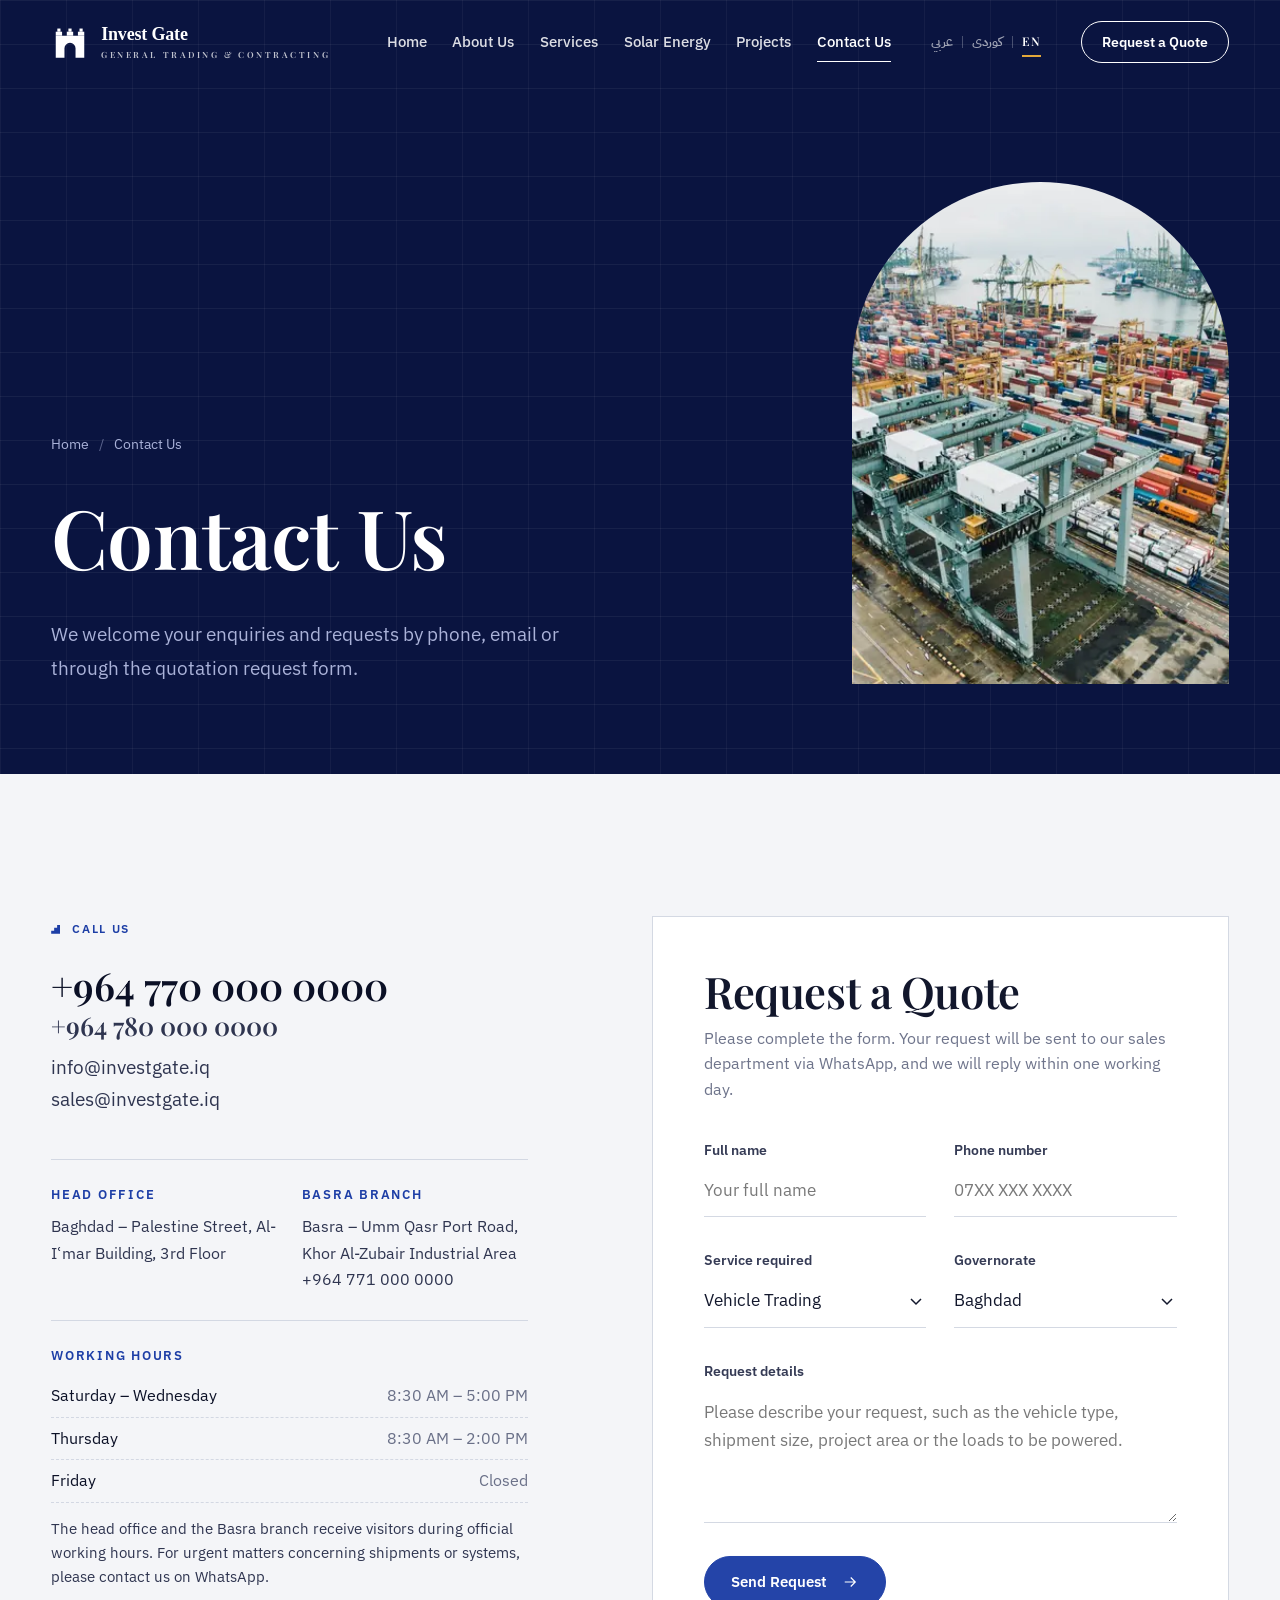
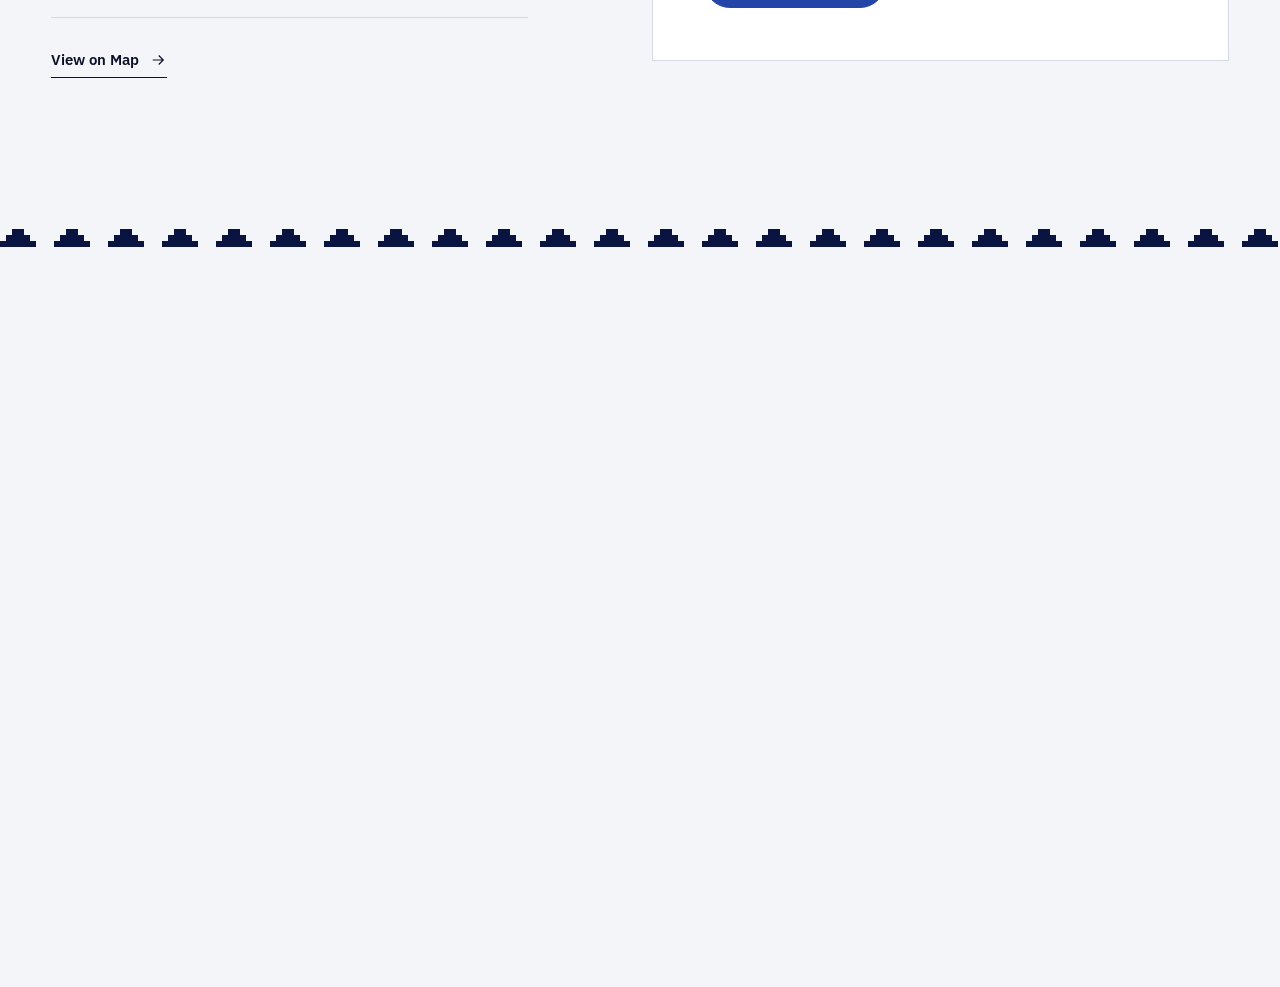
<file: invest-gate/en/contact.html>
<!doctype html>
<html lang="en" dir="ltr">
<head>
<meta charset="utf-8">
<meta name="viewport" content="width=device-width, initial-scale=1, viewport-fit=cover">
<title>Contact Us — Invest Gate</title>
<meta name="description" content="Contact information for Invest Gate General Trading &amp; Contracting and the quotation request form.">
<link rel="canonical" href="https://ahmad-ali-99.github.io/investgate/en/contact.html">
<link rel="alternate" hreflang="ar" href="https://ahmad-ali-99.github.io/investgate/contact.html"><link rel="alternate" hreflang="ckb" href="https://ahmad-ali-99.github.io/investgate/ku/contact.html"><link rel="alternate" hreflang="en" href="https://ahmad-ali-99.github.io/investgate/en/contact.html"><link rel="alternate" hreflang="x-default" href="https://ahmad-ali-99.github.io/investgate/contact.html">
<meta property="og:type" content="website">
<meta property="og:site_name" content="Invest Gate General Trading &amp; Contracting">
<meta property="og:title" content="Contact Us — Invest Gate">
<meta property="og:description" content="Contact information for Invest Gate General Trading &amp; Contracting and the quotation request form.">
<meta property="og:url" content="https://ahmad-ali-99.github.io/investgate/en/contact.html">
<meta property="og:image" content="https://ahmad-ali-99.github.io/investgate/og.jpg">
<meta property="og:image:width" content="1200"><meta property="og:image:height" content="630">
<meta property="og:locale" content="en_US">
<meta name="twitter:card" content="summary_large_image">
<meta name="theme-color" content="#0a1440">
<link rel="icon" href="../favicon.svg" type="image/svg+xml">
<link rel="apple-touch-icon" href="../apple-touch-icon.png">
<script>(function(h){h.classList.add('js');try{var s=sessionStorage;if(s.getItem('ig-seen')||matchMedia('(prefers-reduced-motion: reduce)').matches)h.classList.add('no-loader');if(s.getItem('ig-pt')){h.classList.add('pt-in');s.removeItem('ig-pt')}}catch(e){h.classList.add('no-loader')}})(document.documentElement)</script>
<link rel="preload" href="../assets/fonts/playfairdisplay-latin-48d1e9.woff2" as="font" type="font/woff2" crossorigin><link rel="preload" href="../assets/fonts/ibmplexsans-latin-a68a20.woff2" as="font" type="font/woff2" crossorigin>
<link rel="stylesheet" href="../assets/css/fonts.css">
<link rel="stylesheet" href="../assets/css/main.css">
</head>
<body>
<a class="skip" href="#main">Skip to content</a>
<div class="ldr" aria-hidden="true"><div class="ldr__mid"><svg class="ldr__mark" viewBox="0 0 48 48" aria-hidden="true"><path class="m b" fill-rule="evenodd" d="M6 16H42V44H6Z M17 44V32A7 7 0 0 1 31 32V44Z"/><rect class="m b" x="6" y="11" width="8" height="5"/><rect class="m b" x="20" y="11" width="8" height="5"/><rect class="m b" x="34" y="11" width="8" height="5"/><rect class="m b" x="8" y="7" width="4" height="4"/><rect class="m b" x="22" y="7" width="4" height="4"/><rect class="m b" x="36" y="7" width="4" height="4"/></svg><div class="ldr__name">Invest Gate<small>INVEST GATE</small></div></div><div class="ldr__count">0</div></div>
<div class="pt" aria-hidden="true"></div>
<header class="hdr" id="top">
  <div class="wrap hdr__in">
    <a class="brand" href="index.html" aria-label="Invest Gate"><svg class="brand__mark" viewBox="0 0 48 48" aria-hidden="true"><path class="m b" fill-rule="evenodd" d="M6 16H42V44H6Z M17 44V32A7 7 0 0 1 31 32V44Z"/><rect class="m b" x="6" y="11" width="8" height="5"/><rect class="m b" x="20" y="11" width="8" height="5"/><rect class="m b" x="34" y="11" width="8" height="5"/><rect class="m b" x="8" y="7" width="4" height="4"/><rect class="m b" x="22" y="7" width="4" height="4"/><rect class="m b" x="36" y="7" width="4" height="4"/></svg><span class="brand__txt"><b>Invest Gate</b><small>GENERAL TRADING &amp; CONTRACTING</small></span></a>
    <nav class="nav" aria-label="Menu"><a href="index.html">Home</a><a href="about.html">About Us</a><a href="services.html">Services</a><a href="solar.html">Solar Energy</a><a href="projects.html">Projects</a><a href="contact.html" aria-current="page">Contact Us</a></nav>
    <div class="langs"><a href="../contact.html" lang="ar" hreflang="ar">عربي</a><span class="sep"></span><a href="../ku/contact.html" lang="ckb" hreflang="ckb">کوردی</a><span class="sep"></span><a href="../en/contact.html" lang="en" hreflang="en" aria-current="true">EN</a></div>
    <a class="btn hdr__cta" href="contact.html"><span>Request a Quote</span></a>
    <button class="menu-btn" type="button" aria-expanded="false" aria-controls="ovl"><span>Menu</span><i></i></button>
  </div>
</header>
<div class="ovl bricks" id="ovl" role="dialog" aria-modal="true" aria-label="Menu">
  <div class="wrap ovl__top"><a class="brand" href="index.html" aria-label="Invest Gate"><svg class="brand__mark" viewBox="0 0 48 48" aria-hidden="true"><path class="m b" fill-rule="evenodd" d="M6 16H42V44H6Z M17 44V32A7 7 0 0 1 31 32V44Z"/><rect class="m b" x="6" y="11" width="8" height="5"/><rect class="m b" x="20" y="11" width="8" height="5"/><rect class="m b" x="34" y="11" width="8" height="5"/><rect class="m b" x="8" y="7" width="4" height="4"/><rect class="m b" x="22" y="7" width="4" height="4"/><rect class="m b" x="36" y="7" width="4" height="4"/></svg><span class="brand__txt"><b>Invest Gate</b><small>GENERAL TRADING &amp; CONTRACTING</small></span></a><button class="ovl__close" type="button"><span>Close</span><i></i></button></div>
  <div class="wrap ovl__body">
    <ol class="ovl__links"><li><a href="index.html"><i>01</i>Home</a></li><li><a href="about.html"><i>02</i>About Us</a></li><li><a href="services.html"><i>03</i>Services</a></li><li><a href="solar.html"><i>04</i>Solar Energy</a></li><li><a href="projects.html"><i>05</i>Projects</a></li><li><a href="contact.html"><i>06</i>Contact Us</a></li></ol>
    <div class="ovl__aside">
      <div><h4>Call us</h4><a class="ltr" href="tel:+9647700000000">+964 770 000 0000</a><br><a href="mailto:info@investgate.iq">info@investgate.iq</a></div>
      <div><h4>Our offices</h4><p>Baghdad – Palestine Street, Al-Iʿmar Building, 3rd Floor<br>Basra – Umm Qasr Port Road, Khor Al-Zubair Industrial Area</p></div>
      <div><h4>Choose language</h4><div class="langs"><a href="../contact.html" lang="ar" hreflang="ar">عربي</a><span class="sep"></span><a href="../ku/contact.html" lang="ckb" hreflang="ckb">کوردی</a><span class="sep"></span><a href="../en/contact.html" lang="en" hreflang="en" aria-current="true">EN</a></div></div>
    </div>
  </div>
</div>
<main id="main">
<section class="phero bricks">
  <div class="wrap phero__in">
    <div class="phero__copy">
      <ol class="crumbs"><li><a href="index.html">Home</a></li><li aria-current="page">Contact Us</li></ol>
      <h1 class="phero__title">Contact Us</h1>
      <p class="phero__text">We welcome your enquiries and requests by phone, email or through the quotation request form.</p>
    </div>
    <div class="phero__media" data-par><img src="../img/hero-port-1600.webp" srcset="../img/hero-port-800.webp 800w, ../img/hero-port-1600.webp 1600w" sizes="(max-width: 860px) 100vw, 34vw" width="1600" height="1067" alt="" fetchpriority="high" decoding="async"></div>
  </div>
</section>

<section class="sec bg-paper">
  <div class="wrap contact">
    <div class="c-info">
      <p class="eyebrow">Call us</p>
      <a class="c-big" href="tel:+9647700000000">+964 770 000 0000</a>
      <a class="c-big" href="tel:+9647800000000" style="font-size:clamp(20px,2vw,28px);color:var(--ink-2)">+964 780 000 0000</a>
      <a class="c-mail" href="mailto:info@investgate.iq">info@investgate.iq</a>
      <a class="c-mail" href="mailto:sales@investgate.iq" style="margin-top:0">sales@investgate.iq</a>
      <div class="c-block" style="margin-top:44px">
        <div class="c-offices">
          <div><h3>Head Office</h3><p>Baghdad – Palestine Street, Al-Iʿmar Building, 3rd Floor</p></div>
          <div><h3>Basra Branch</h3><p>Basra – Umm Qasr Port Road, Khor Al-Zubair Industrial Area<br><span class="ltr">+964 771 000 0000</span></p></div>
        </div>
      </div>
      <div class="c-block"><h3>Working Hours</h3><ul class="hours"><li><span>Saturday – Wednesday</span><span>8:30 AM – 5:00 PM</span></li><li><span>Thursday</span><span>8:30 AM – 2:00 PM</span></li><li><span>Friday</span><span>Closed</span></li></ul><p class="muted" style="margin-top:14px;font-size:14.5px">The head office and the Basra branch receive visitors during official working hours. For urgent matters concerning shipments or systems, please contact us on WhatsApp.</p></div>
      <div class="c-block"><a class="link-u" href="https://www.google.com/maps/search/?api=1&amp;query=Palestine+Street+Baghdad" target="_blank" rel="noopener">View on Map<svg class="arr" viewBox="0 0 24 24" aria-hidden="true"><path d="M19 12H5M11 6l-6 6 6 6"/></svg></a></div>
    </div>
    <div class="c-form">
      <form class="form" id="qform" novalidate data-reveal>
        <h2>Request a Quote</h2>
        <p>Please complete the form. Your request will be sent to our sales department via WhatsApp, and we will reply within one working day.</p>
        <div class="fields">
          <label class="field" for="f-name"><span>Full name</span><input id="f-name" name="name" autocomplete="name" placeholder="Your full name"><em class="err">Please enter your name.</em></label>
          <label class="field" for="f-phone"><span>Phone number</span><input id="f-phone" name="phone" type="tel" inputmode="tel" autocomplete="tel" dir="ltr" placeholder="07XX XXX XXXX"><em class="err">Please enter a valid phone number.</em></label>
          <label class="field" for="f-service"><span>Service required</span><select id="f-service" name="service"><option>Vehicle Trading</option><option>International Shipping</option><option>Land Transport</option><option>Construction & Contracting</option><option>Solar Energy</option><option>General Trading & Supply</option></select></label>
          <label class="field" for="f-city"><span>Governorate</span><select id="f-city" name="city"><option>Baghdad</option><option>Basra</option><option>Nineveh</option><option>Erbil</option><option>Najaf</option><option>Karbala</option><option>Babylon</option><option>Anbar</option><option>Diyala</option><option>Wasit</option><option>Salah Al-Din</option><option>Kirkuk</option><option>Dhi Qar</option><option>Maysan</option><option>Muthanna</option><option>Diwaniyah</option><option>Duhok</option><option>Sulaymaniyah</option><option>Outside Iraq</option></select></label>
          <label class="field field--full" for="f-msg"><span>Request details</span><textarea id="f-msg" name="msg" rows="4" placeholder="Please describe your request, such as the vehicle type, shipment size, project area or the loads to be powered."></textarea></label>
        </div>
        <button class="btn btn--solid" type="submit"><span>Send Request</span><svg class="arr" viewBox="0 0 24 24" aria-hidden="true"><path d="M19 12H5M11 6l-6 6 6 6"/></svg></button>
        <div class="form__result" role="status">Your request message is ready. If WhatsApp did not open automatically, <a href="#" target="_blank" rel="noopener">click here to complete sending</a>.</div>
      </form>
    </div>
  </div>
</section>
</main>
<div class="edge" aria-hidden="true"></div>
<div class="foot-wrap"><footer class="ftr bricks">
  <div class="wrap">
    
    <div class="ftr__grid">
      <div class="ftr__col ftr__col--wide"><h4>Call us</h4><a class="big-tel ltr" href="tel:+9647700000000">+964 770 000 0000</a><a href="mailto:info@investgate.iq">info@investgate.iq</a></div>
      <div class="ftr__col"><h4>Our offices</h4><p>Baghdad – Palestine Street, Al-Iʿmar Building, 3rd Floor</p><p>Basra – Umm Qasr Port Road, Khor Al-Zubair Industrial Area</p><p>Sat – Wed: 8:30 AM – 5:00 PM</p></div>
      <div class="ftr__col ftr__col--sm"><h4>Quick Links</h4><ul><li><a href="index.html">Home</a></li><li><a href="about.html">About Us</a></li><li><a href="services.html">Services</a></li><li><a href="solar.html">Solar Energy</a></li><li><a href="projects.html">Projects</a></li><li><a href="contact.html">Contact Us</a></li></ul></div>
      <div class="ftr__col ftr__col--svc"><h4>Our Services</h4><ul><li><a href="services.html#cars">Vehicle Trading</a></li><li><a href="services.html#shipping">International Shipping</a></li><li><a href="services.html#transport">Land Transport</a></li><li><a href="services.html#construction">Construction & Contracting</a></li><li><a href="solar.html">Solar Energy</a></li><li><a href="services.html#trading">General Trading & Supply</a></li></ul></div>
    </div>
  </div>
  <div class="ftr__word" aria-hidden="true"><span>I</span><span>N</span><span>V</span><span>E</span><span>S</span><span>T</span><span>&nbsp;</span><span>G</span><span>A</span><span>T</span><span>E</span></div>
  <div class="wrap ftr__bottom"><span>© <span id="year">2026</span> Invest Gate General Trading & Contracting Co. All rights reserved.</span><a href="#top">Back to top ↑</a></div>
</footer></div>
<a class="wa" data-wa href="#" target="_blank" rel="noopener" aria-label="Contact us on WhatsApp"><svg viewBox="0 0 24 24" aria-hidden="true"><path d="M12 2a10 10 0 0 0-8.6 15.1L2 22l5-1.3A10 10 0 1 0 12 2zm0 18.2a8.2 8.2 0 0 1-4.2-1.2l-.3-.2-3 .8.8-2.9-.2-.3A8.2 8.2 0 1 1 12 20.2zm4.5-6.1c-.2-.1-1.5-.7-1.7-.8s-.4-.1-.6.1-.7.8-.8 1-.3.2-.5.1a6.7 6.7 0 0 1-3.3-2.9c-.3-.4.3-.4.7-1.4a.5.5 0 0 0 0-.4l-.8-1.9c-.2-.5-.4-.4-.6-.4h-.5a1 1 0 0 0-.7.3 3 3 0 0 0-.9 2.2 5.2 5.2 0 0 0 1.1 2.7 11.8 11.8 0 0 0 4.5 4c1.7.7 2.3.8 3.2.6a2.7 2.7 0 0 0 1.8-1.3 2.2 2.2 0 0 0 .2-1.3c-.1-.1-.3-.2-.6-.3z"/></svg></a>
<script src="../assets/vendor/gsap.min.js" defer></script>
<script src="../assets/vendor/ScrollTrigger.min.js" defer></script>
<script src="../assets/vendor/lenis.min.js" defer></script>
<script src="../assets/js/main.js" defer></script>
</body>
</html>
</file>
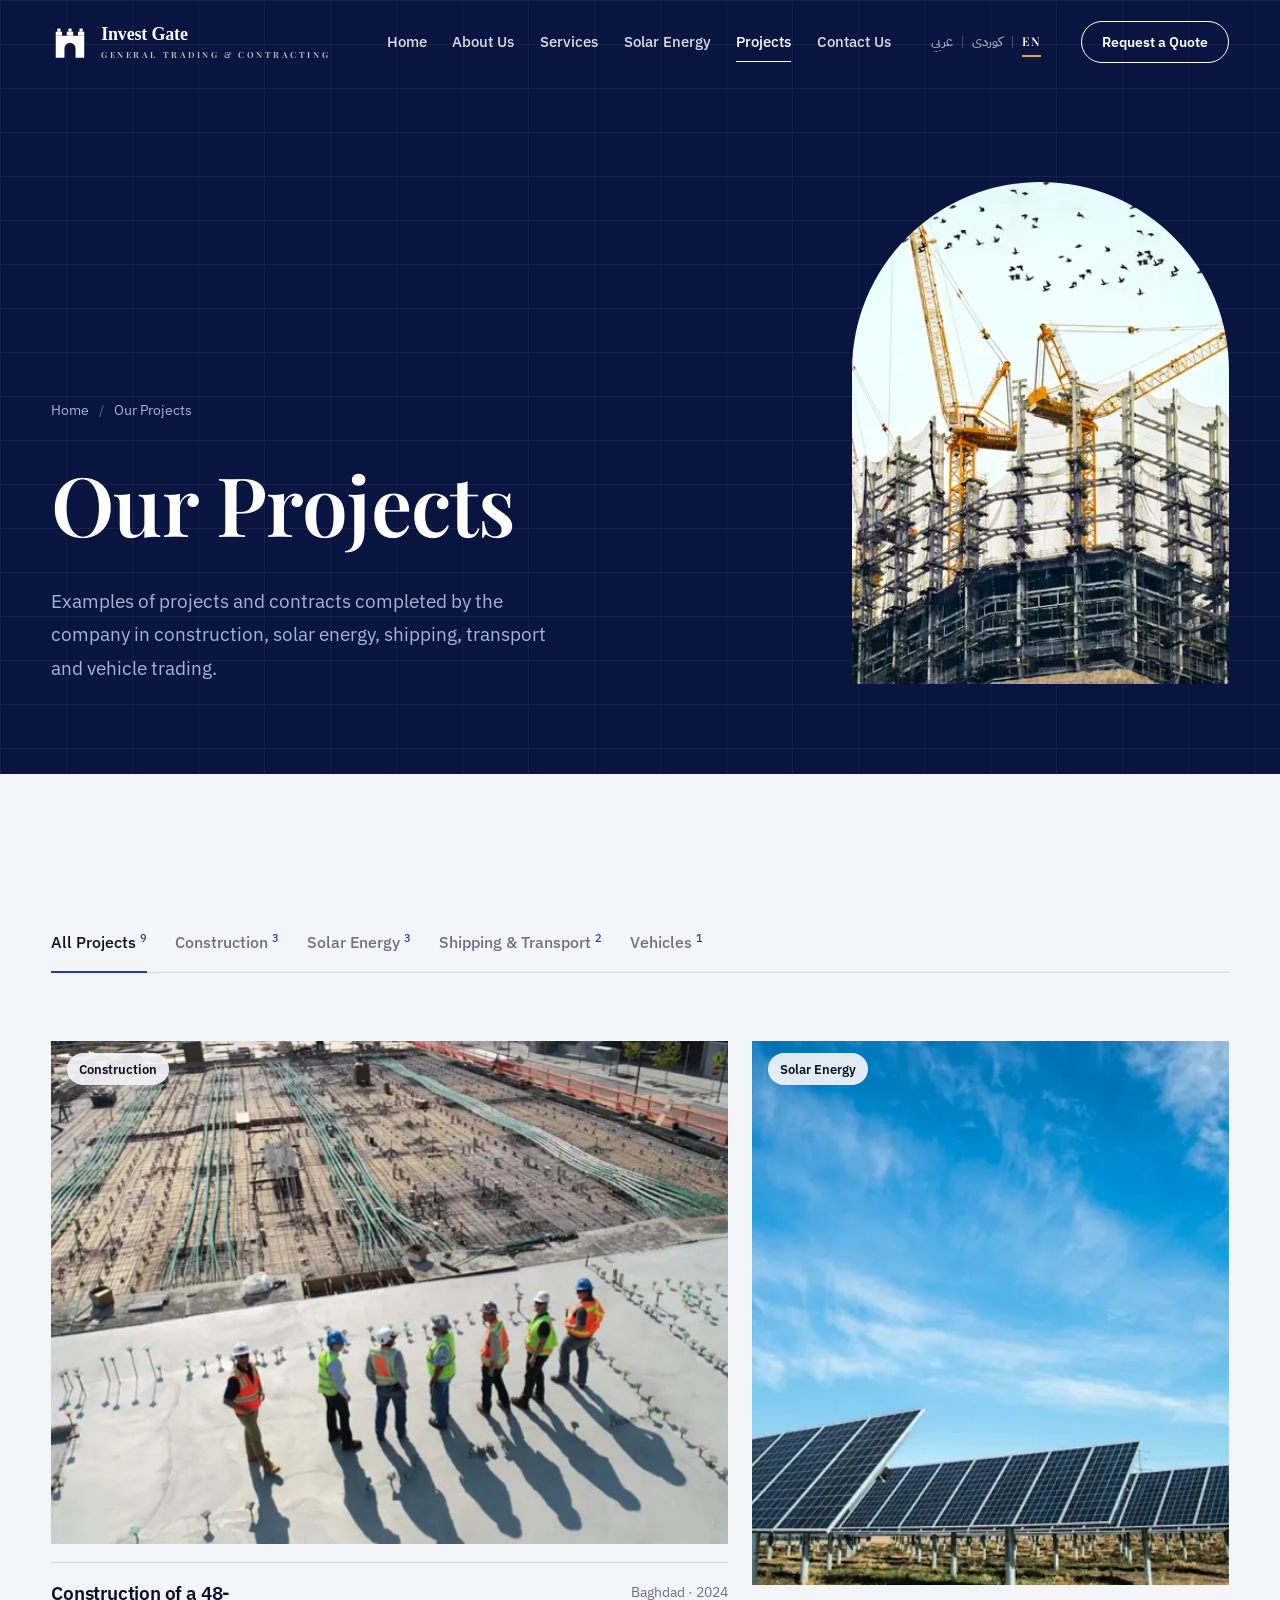
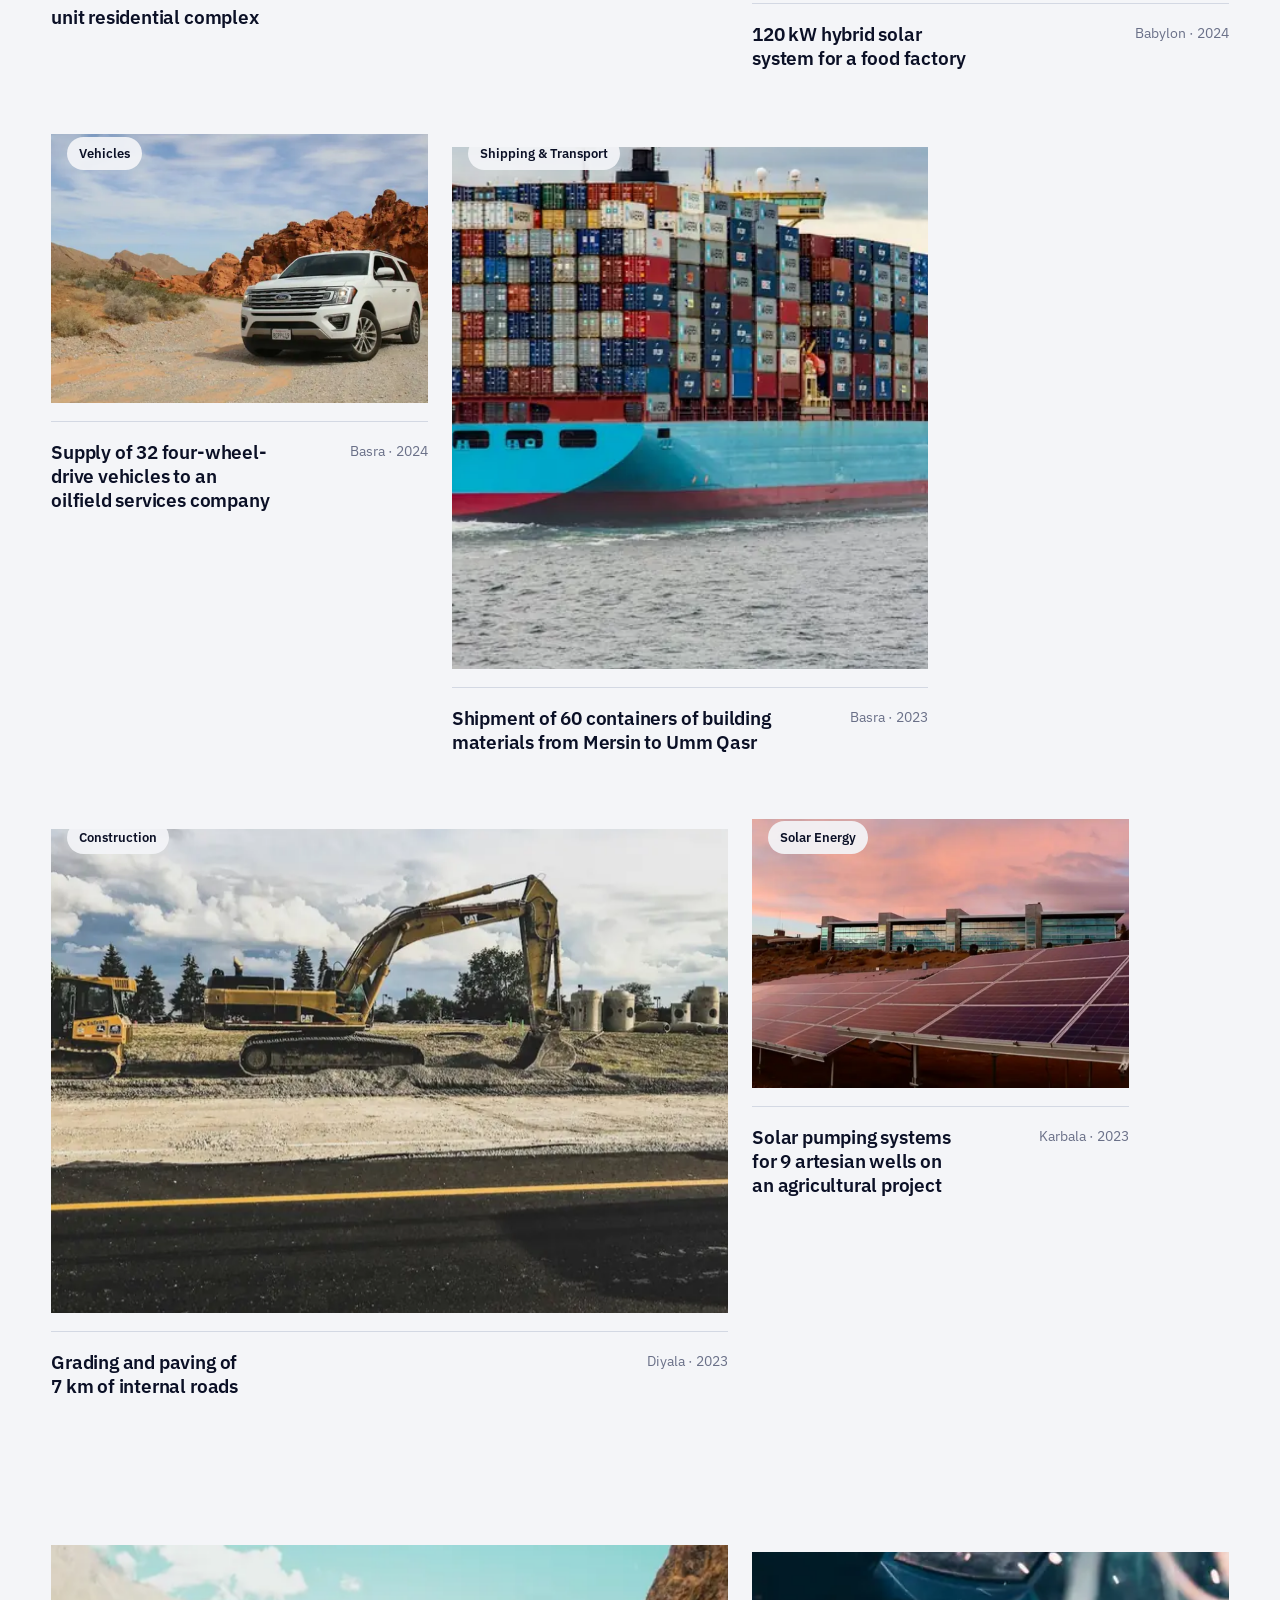
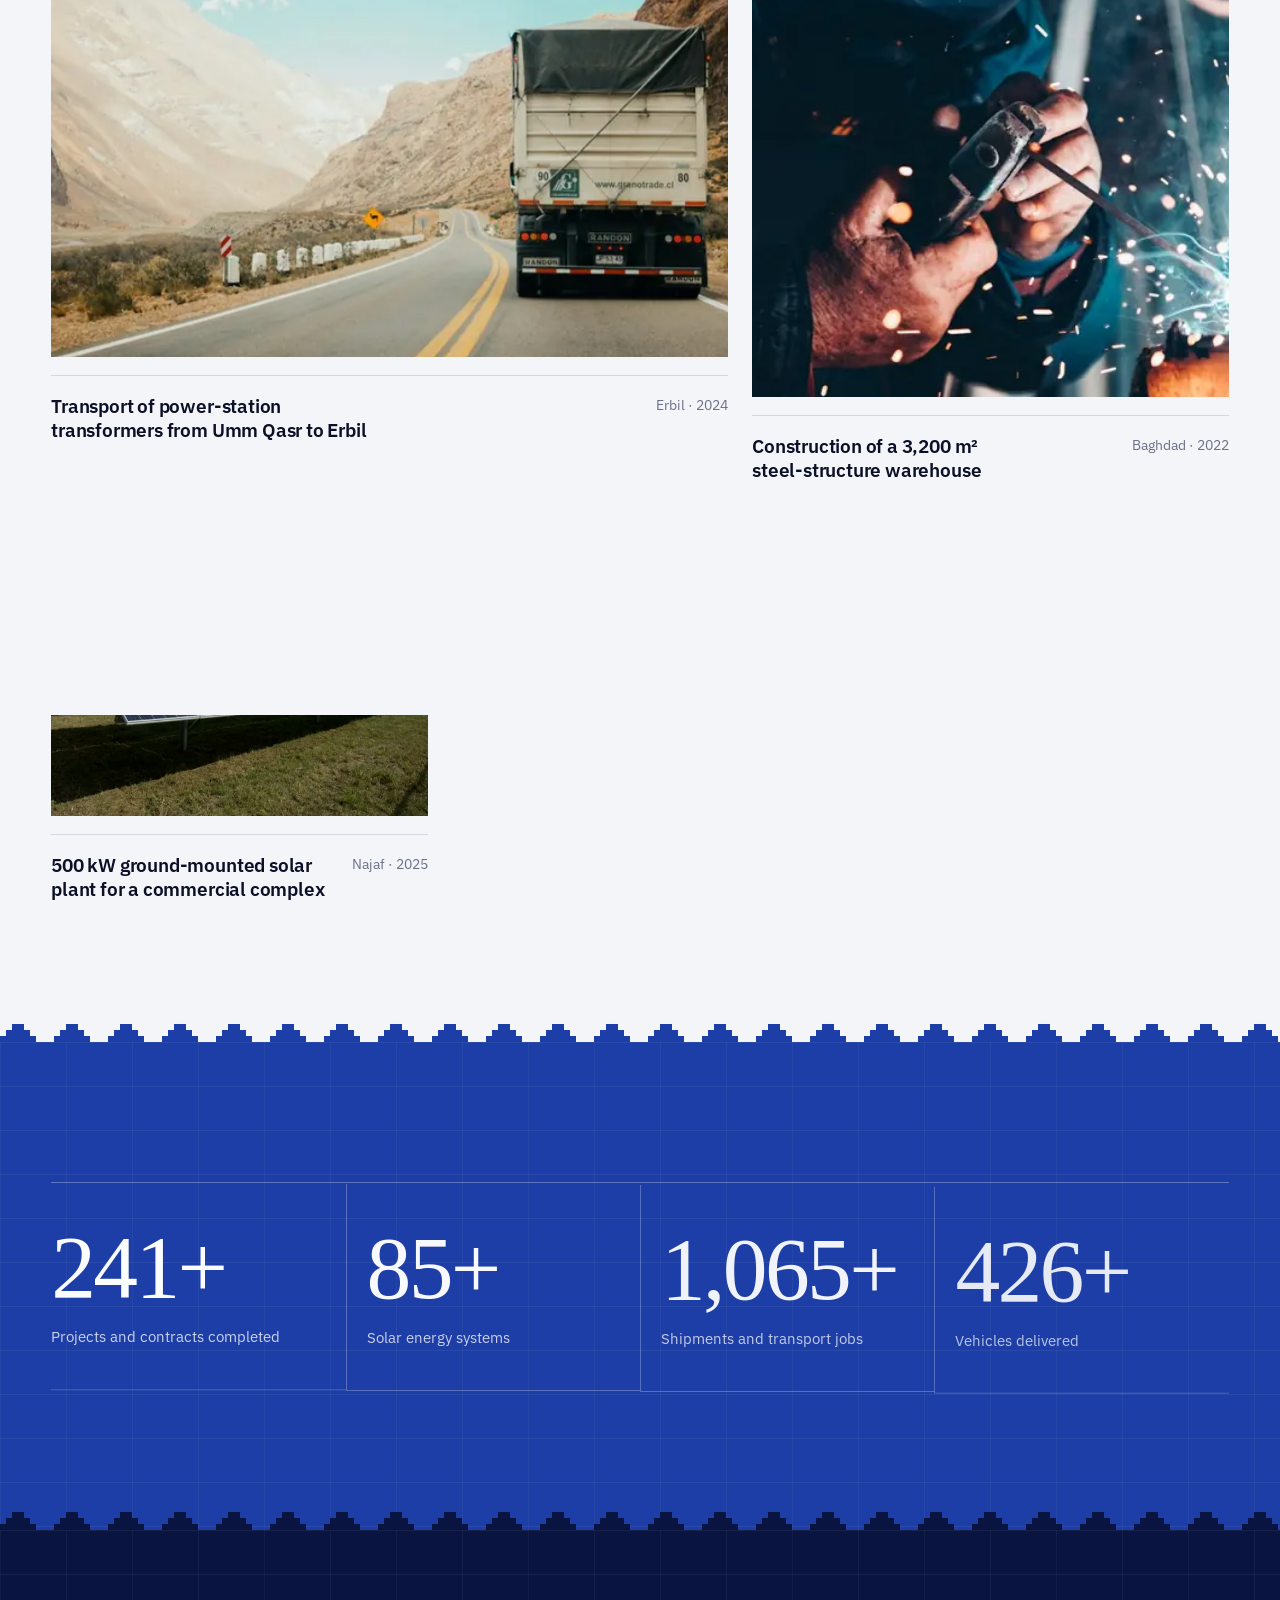
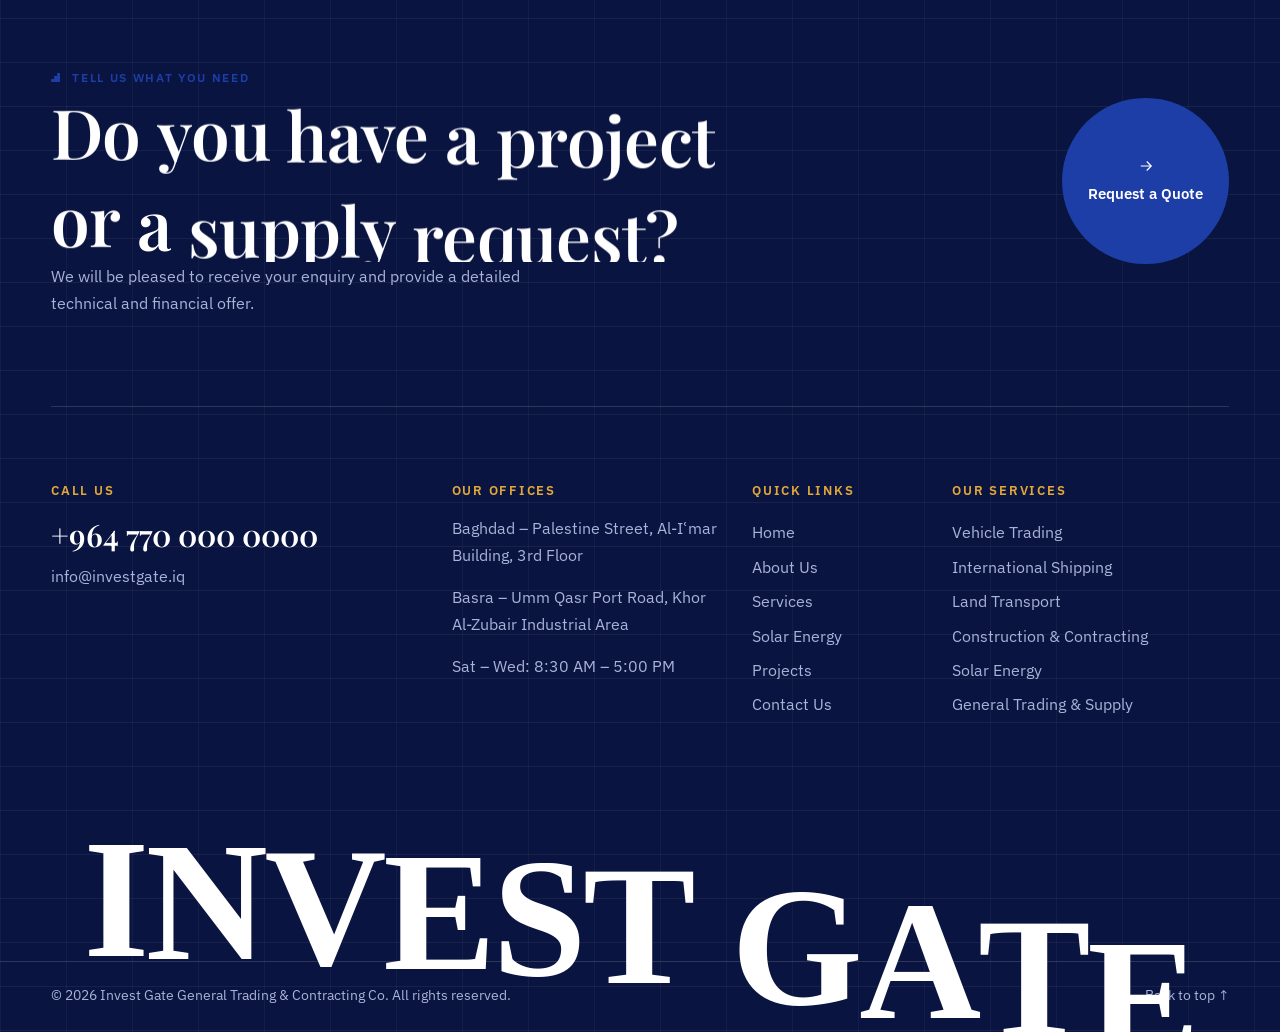
<file: invest-gate/en/projects.html>
<!doctype html>
<html lang="en" dir="ltr">
<head>
<meta charset="utf-8">
<meta name="viewport" content="width=device-width, initial-scale=1, viewport-fit=cover">
<title>Our Projects — Invest Gate</title>
<meta name="description" content="Completed Invest Gate projects in construction, solar energy, shipping, transport and vehicle trading.">
<link rel="canonical" href="https://ahmad-ali-99.github.io/investgate/en/projects.html">
<link rel="alternate" hreflang="ar" href="https://ahmad-ali-99.github.io/investgate/projects.html"><link rel="alternate" hreflang="ckb" href="https://ahmad-ali-99.github.io/investgate/ku/projects.html"><link rel="alternate" hreflang="en" href="https://ahmad-ali-99.github.io/investgate/en/projects.html"><link rel="alternate" hreflang="x-default" href="https://ahmad-ali-99.github.io/investgate/projects.html">
<meta property="og:type" content="website">
<meta property="og:site_name" content="Invest Gate General Trading &amp; Contracting">
<meta property="og:title" content="Our Projects — Invest Gate">
<meta property="og:description" content="Completed Invest Gate projects in construction, solar energy, shipping, transport and vehicle trading.">
<meta property="og:url" content="https://ahmad-ali-99.github.io/investgate/en/projects.html">
<meta property="og:image" content="https://ahmad-ali-99.github.io/investgate/og.jpg">
<meta property="og:image:width" content="1200"><meta property="og:image:height" content="630">
<meta property="og:locale" content="en_US">
<meta name="twitter:card" content="summary_large_image">
<meta name="theme-color" content="#0a1440">
<link rel="icon" href="../favicon.svg" type="image/svg+xml">
<link rel="apple-touch-icon" href="../apple-touch-icon.png">
<script>(function(h){h.classList.add('js');try{var s=sessionStorage;if(s.getItem('ig-seen')||matchMedia('(prefers-reduced-motion: reduce)').matches)h.classList.add('no-loader');if(s.getItem('ig-pt')){h.classList.add('pt-in');s.removeItem('ig-pt')}}catch(e){h.classList.add('no-loader')}})(document.documentElement)</script>
<link rel="preload" href="../assets/fonts/playfairdisplay-latin-48d1e9.woff2" as="font" type="font/woff2" crossorigin><link rel="preload" href="../assets/fonts/ibmplexsans-latin-a68a20.woff2" as="font" type="font/woff2" crossorigin>
<link rel="stylesheet" href="../assets/css/fonts.css">
<link rel="stylesheet" href="../assets/css/main.css">
</head>
<body>
<a class="skip" href="#main">Skip to content</a>
<div class="ldr" aria-hidden="true"><div class="ldr__mid"><svg class="ldr__mark" viewBox="0 0 48 48" aria-hidden="true"><path class="m b" fill-rule="evenodd" d="M6 16H42V44H6Z M17 44V32A7 7 0 0 1 31 32V44Z"/><rect class="m b" x="6" y="11" width="8" height="5"/><rect class="m b" x="20" y="11" width="8" height="5"/><rect class="m b" x="34" y="11" width="8" height="5"/><rect class="m b" x="8" y="7" width="4" height="4"/><rect class="m b" x="22" y="7" width="4" height="4"/><rect class="m b" x="36" y="7" width="4" height="4"/></svg><div class="ldr__name">Invest Gate<small>INVEST GATE</small></div></div><div class="ldr__count">0</div></div>
<div class="pt" aria-hidden="true"></div>
<header class="hdr" id="top">
  <div class="wrap hdr__in">
    <a class="brand" href="index.html" aria-label="Invest Gate"><svg class="brand__mark" viewBox="0 0 48 48" aria-hidden="true"><path class="m b" fill-rule="evenodd" d="M6 16H42V44H6Z M17 44V32A7 7 0 0 1 31 32V44Z"/><rect class="m b" x="6" y="11" width="8" height="5"/><rect class="m b" x="20" y="11" width="8" height="5"/><rect class="m b" x="34" y="11" width="8" height="5"/><rect class="m b" x="8" y="7" width="4" height="4"/><rect class="m b" x="22" y="7" width="4" height="4"/><rect class="m b" x="36" y="7" width="4" height="4"/></svg><span class="brand__txt"><b>Invest Gate</b><small>GENERAL TRADING &amp; CONTRACTING</small></span></a>
    <nav class="nav" aria-label="Menu"><a href="index.html">Home</a><a href="about.html">About Us</a><a href="services.html">Services</a><a href="solar.html">Solar Energy</a><a href="projects.html" aria-current="page">Projects</a><a href="contact.html">Contact Us</a></nav>
    <div class="langs"><a href="../projects.html" lang="ar" hreflang="ar">عربي</a><span class="sep"></span><a href="../ku/projects.html" lang="ckb" hreflang="ckb">کوردی</a><span class="sep"></span><a href="../en/projects.html" lang="en" hreflang="en" aria-current="true">EN</a></div>
    <a class="btn hdr__cta" href="contact.html"><span>Request a Quote</span></a>
    <button class="menu-btn" type="button" aria-expanded="false" aria-controls="ovl"><span>Menu</span><i></i></button>
  </div>
</header>
<div class="ovl bricks" id="ovl" role="dialog" aria-modal="true" aria-label="Menu">
  <div class="wrap ovl__top"><a class="brand" href="index.html" aria-label="Invest Gate"><svg class="brand__mark" viewBox="0 0 48 48" aria-hidden="true"><path class="m b" fill-rule="evenodd" d="M6 16H42V44H6Z M17 44V32A7 7 0 0 1 31 32V44Z"/><rect class="m b" x="6" y="11" width="8" height="5"/><rect class="m b" x="20" y="11" width="8" height="5"/><rect class="m b" x="34" y="11" width="8" height="5"/><rect class="m b" x="8" y="7" width="4" height="4"/><rect class="m b" x="22" y="7" width="4" height="4"/><rect class="m b" x="36" y="7" width="4" height="4"/></svg><span class="brand__txt"><b>Invest Gate</b><small>GENERAL TRADING &amp; CONTRACTING</small></span></a><button class="ovl__close" type="button"><span>Close</span><i></i></button></div>
  <div class="wrap ovl__body">
    <ol class="ovl__links"><li><a href="index.html"><i>01</i>Home</a></li><li><a href="about.html"><i>02</i>About Us</a></li><li><a href="services.html"><i>03</i>Services</a></li><li><a href="solar.html"><i>04</i>Solar Energy</a></li><li><a href="projects.html"><i>05</i>Projects</a></li><li><a href="contact.html"><i>06</i>Contact Us</a></li></ol>
    <div class="ovl__aside">
      <div><h4>Call us</h4><a class="ltr" href="tel:+9647700000000">+964 770 000 0000</a><br><a href="mailto:info@investgate.iq">info@investgate.iq</a></div>
      <div><h4>Our offices</h4><p>Baghdad – Palestine Street, Al-Iʿmar Building, 3rd Floor<br>Basra – Umm Qasr Port Road, Khor Al-Zubair Industrial Area</p></div>
      <div><h4>Choose language</h4><div class="langs"><a href="../projects.html" lang="ar" hreflang="ar">عربي</a><span class="sep"></span><a href="../ku/projects.html" lang="ckb" hreflang="ckb">کوردی</a><span class="sep"></span><a href="../en/projects.html" lang="en" hreflang="en" aria-current="true">EN</a></div></div>
    </div>
  </div>
</div>
<main id="main">
<section class="phero bricks">
  <div class="wrap phero__in">
    <div class="phero__copy">
      <ol class="crumbs"><li><a href="index.html">Home</a></li><li aria-current="page">Our Projects</li></ol>
      <h1 class="phero__title">Our Projects</h1>
      <p class="phero__text">Examples of projects and contracts completed by the company in construction, solar energy, shipping, transport and vehicle trading.</p>
    </div>
    <div class="phero__media" data-par><img src="../img/hero-construction-1600.webp" srcset="../img/hero-construction-800.webp 800w, ../img/hero-construction-1600.webp 1600w" sizes="(max-width: 860px) 100vw, 34vw" width="1600" height="1067" alt="" fetchpriority="high" decoding="async"></div>
  </div>
</section>

<section class="sec bg-paper">
  <div class="wrap">
    <div class="filters" role="group" aria-label="Project categories"><button type="button" data-f="all" aria-pressed="true" class="on">All Projects<sup>9</sup></button><button type="button" data-f="construction" aria-pressed="false">Construction<sup>3</sup></button><button type="button" data-f="solar" aria-pressed="false">Solar Energy<sup>3</sup></button><button type="button" data-f="logistics" aria-pressed="false">Shipping & Transport<sup>2</sup></button><button type="button" data-f="cars" aria-pressed="false">Vehicles<sup>1</sup></button></div>
    <div class="gallery"><a class="gitem" href="projects.html" data-cat="construction">
  <div class="work__img" data-img data-par><span class="pill">Construction</span><img src="../img/site-1600.webp" srcset="../img/site-800.webp 800w, ../img/site-1600.webp 1600w" sizes="(max-width: 860px) 100vw, 58vw" width="1200" height="800" alt="Construction of a 48-unit residential complex" loading="lazy" decoding="async"></div>
  <div class="work__cap"><h3>Construction of a 48-unit residential complex</h3><span>Baghdad · 2024</span></div>
</a><a class="gitem" href="projects.html" data-cat="solar">
  <div class="work__img" data-img data-par><span class="pill">Solar Energy</span><img src="../img/solar-rows-1600.webp" srcset="../img/solar-rows-800.webp 800w, ../img/solar-rows-1600.webp 1600w" sizes="(max-width: 860px) 100vw, 58vw" width="1000" height="666" alt="120 kW hybrid solar system for a food factory" loading="lazy" decoding="async"></div>
  <div class="work__cap"><h3>120 kW hybrid solar system for a food factory</h3><span>Babylon · 2024</span></div>
</a><a class="gitem" href="projects.html" data-cat="cars">
  <div class="work__img" data-img data-par><span class="pill">Vehicles</span><img src="../img/cars-2-1600.webp" srcset="../img/cars-2-800.webp 800w, ../img/cars-2-1600.webp 1600w" sizes="(max-width: 860px) 100vw, 58vw" width="1200" height="800" alt="Supply of 32 four-wheel-drive vehicles to an oilfield services company" loading="lazy" decoding="async"></div>
  <div class="work__cap"><h3>Supply of 32 four-wheel-drive vehicles to an oilfield services company</h3><span>Basra · 2024</span></div>
</a><a class="gitem" href="projects.html" data-cat="logistics">
  <div class="work__img" data-img data-par><span class="pill">Shipping & Transport</span><img src="../img/ship-1600.webp" srcset="../img/ship-800.webp 800w, ../img/ship-1600.webp 1600w" sizes="(max-width: 860px) 100vw, 58vw" width="1200" height="800" alt="Shipment of 60 containers of building materials from Mersin to Umm Qasr" loading="lazy" decoding="async"></div>
  <div class="work__cap"><h3>Shipment of 60 containers of building materials from Mersin to Umm Qasr</h3><span>Basra · 2023</span></div>
</a><a class="gitem" href="projects.html" data-cat="construction">
  <div class="work__img" data-img data-par><span class="pill">Construction</span><img src="../img/excavator-1600.webp" srcset="../img/excavator-800.webp 800w, ../img/excavator-1600.webp 1600w" sizes="(max-width: 860px) 100vw, 58vw" width="1200" height="900" alt="Grading and paving of 7 km of internal roads" loading="lazy" decoding="async"></div>
  <div class="work__cap"><h3>Grading and paving of 7 km of internal roads</h3><span>Diyala · 2023</span></div>
</a><a class="gitem" href="projects.html" data-cat="solar">
  <div class="work__img" data-img data-par><span class="pill">Solar Energy</span><img src="../img/solar-sunset-1600.webp" srcset="../img/solar-sunset-800.webp 800w, ../img/solar-sunset-1600.webp 1600w" sizes="(max-width: 860px) 100vw, 58vw" width="1000" height="667" alt="Solar pumping systems for 9 artesian wells on an agricultural project" loading="lazy" decoding="async"></div>
  <div class="work__cap"><h3>Solar pumping systems for 9 artesian wells on an agricultural project</h3><span>Karbala · 2023</span></div>
</a><a class="gitem" href="projects.html" data-cat="logistics">
  <div class="work__img" data-img data-par><span class="pill">Shipping & Transport</span><img src="../img/transport-2-1600.webp" srcset="../img/transport-2-800.webp 800w, ../img/transport-2-1600.webp 1600w" sizes="(max-width: 860px) 100vw, 58vw" width="1200" height="795" alt="Transport of power-station transformers from Umm Qasr to Erbil" loading="lazy" decoding="async"></div>
  <div class="work__cap"><h3>Transport of power-station transformers from Umm Qasr to Erbil</h3><span>Erbil · 2024</span></div>
</a><a class="gitem" href="projects.html" data-cat="construction">
  <div class="work__img" data-img data-par><span class="pill">Construction</span><img src="../img/steel-1600.webp" srcset="../img/steel-800.webp 800w, ../img/steel-1600.webp 1600w" sizes="(max-width: 860px) 100vw, 58vw" width="1200" height="800" alt="Construction of a 3,200 m² steel-structure warehouse" loading="lazy" decoding="async"></div>
  <div class="work__cap"><h3>Construction of a 3,200 m² steel-structure warehouse</h3><span>Baghdad · 2022</span></div>
</a><a class="gitem" href="projects.html" data-cat="solar">
  <div class="work__img" data-img data-par><span class="pill">Solar Energy</span><img src="../img/solar-plant-1600.webp" srcset="../img/solar-plant-800.webp 800w, ../img/solar-plant-1600.webp 1600w" sizes="(max-width: 860px) 100vw, 58vw" width="1200" height="798" alt="500 kW ground-mounted solar plant for a commercial complex" loading="lazy" decoding="async"></div>
  <div class="work__cap"><h3>500 kW ground-mounted solar plant for a commercial complex</h3><span>Najaf · 2025</span></div>
</a></div>
  </div>
</section>

<section class="sec bg-lapis bricks crenel">
  <div class="wrap"><div class="figs" data-stagger><div class="num"><b data-count="340" data-suffix="+">340</b><span>Projects and contracts completed</span></div><div class="num"><b data-count="120" data-suffix="+">120</b><span>Solar energy systems</span></div><div class="num"><b data-count="1500" data-suffix="+">1500</b><span>Shipments and transport jobs</span></div><div class="num"><b data-count="600" data-suffix="+">600</b><span>Vehicles delivered</span></div></div></div>
</section>
</main>
<div class="edge" aria-hidden="true"></div>
<div class="foot-wrap"><footer class="ftr bricks">
  <div class="wrap">
    <div class="ftr__cta">
      <div><p class="eyebrow">Tell us what you need</p><h2 data-split>Do you have a project or a supply request?</h2><p>We will be pleased to receive your enquiry and provide a detailed technical and financial offer.</p></div>
      <div class="magnet-wrap"><a class="magnet" href="contact.html" data-magnetic><span><svg class="arr" viewBox="0 0 24 24" aria-hidden="true"><path d="M19 12H5M11 6l-6 6 6 6"/></svg>Request a Quote</span></a></div>
    </div>
    <div class="ftr__grid">
      <div class="ftr__col ftr__col--wide"><h4>Call us</h4><a class="big-tel ltr" href="tel:+9647700000000">+964 770 000 0000</a><a href="mailto:info@investgate.iq">info@investgate.iq</a></div>
      <div class="ftr__col"><h4>Our offices</h4><p>Baghdad – Palestine Street, Al-Iʿmar Building, 3rd Floor</p><p>Basra – Umm Qasr Port Road, Khor Al-Zubair Industrial Area</p><p>Sat – Wed: 8:30 AM – 5:00 PM</p></div>
      <div class="ftr__col ftr__col--sm"><h4>Quick Links</h4><ul><li><a href="index.html">Home</a></li><li><a href="about.html">About Us</a></li><li><a href="services.html">Services</a></li><li><a href="solar.html">Solar Energy</a></li><li><a href="projects.html">Projects</a></li><li><a href="contact.html">Contact Us</a></li></ul></div>
      <div class="ftr__col ftr__col--svc"><h4>Our Services</h4><ul><li><a href="services.html#cars">Vehicle Trading</a></li><li><a href="services.html#shipping">International Shipping</a></li><li><a href="services.html#transport">Land Transport</a></li><li><a href="services.html#construction">Construction & Contracting</a></li><li><a href="solar.html">Solar Energy</a></li><li><a href="services.html#trading">General Trading & Supply</a></li></ul></div>
    </div>
  </div>
  <div class="ftr__word" aria-hidden="true"><span>I</span><span>N</span><span>V</span><span>E</span><span>S</span><span>T</span><span>&nbsp;</span><span>G</span><span>A</span><span>T</span><span>E</span></div>
  <div class="wrap ftr__bottom"><span>© <span id="year">2026</span> Invest Gate General Trading & Contracting Co. All rights reserved.</span><a href="#top">Back to top ↑</a></div>
</footer></div>
<a class="wa" data-wa href="#" target="_blank" rel="noopener" aria-label="Contact us on WhatsApp"><svg viewBox="0 0 24 24" aria-hidden="true"><path d="M12 2a10 10 0 0 0-8.6 15.1L2 22l5-1.3A10 10 0 1 0 12 2zm0 18.2a8.2 8.2 0 0 1-4.2-1.2l-.3-.2-3 .8.8-2.9-.2-.3A8.2 8.2 0 1 1 12 20.2zm4.5-6.1c-.2-.1-1.5-.7-1.7-.8s-.4-.1-.6.1-.7.8-.8 1-.3.2-.5.1a6.7 6.7 0 0 1-3.3-2.9c-.3-.4.3-.4.7-1.4a.5.5 0 0 0 0-.4l-.8-1.9c-.2-.5-.4-.4-.6-.4h-.5a1 1 0 0 0-.7.3 3 3 0 0 0-.9 2.2 5.2 5.2 0 0 0 1.1 2.7 11.8 11.8 0 0 0 4.5 4c1.7.7 2.3.8 3.2.6a2.7 2.7 0 0 0 1.8-1.3 2.2 2.2 0 0 0 .2-1.3c-.1-.1-.3-.2-.6-.3z"/></svg></a>
<script src="../assets/vendor/gsap.min.js" defer></script>
<script src="../assets/vendor/ScrollTrigger.min.js" defer></script>
<script src="../assets/vendor/lenis.min.js" defer></script>
<script src="../assets/js/main.js" defer></script>
</body>
</html>
</file>
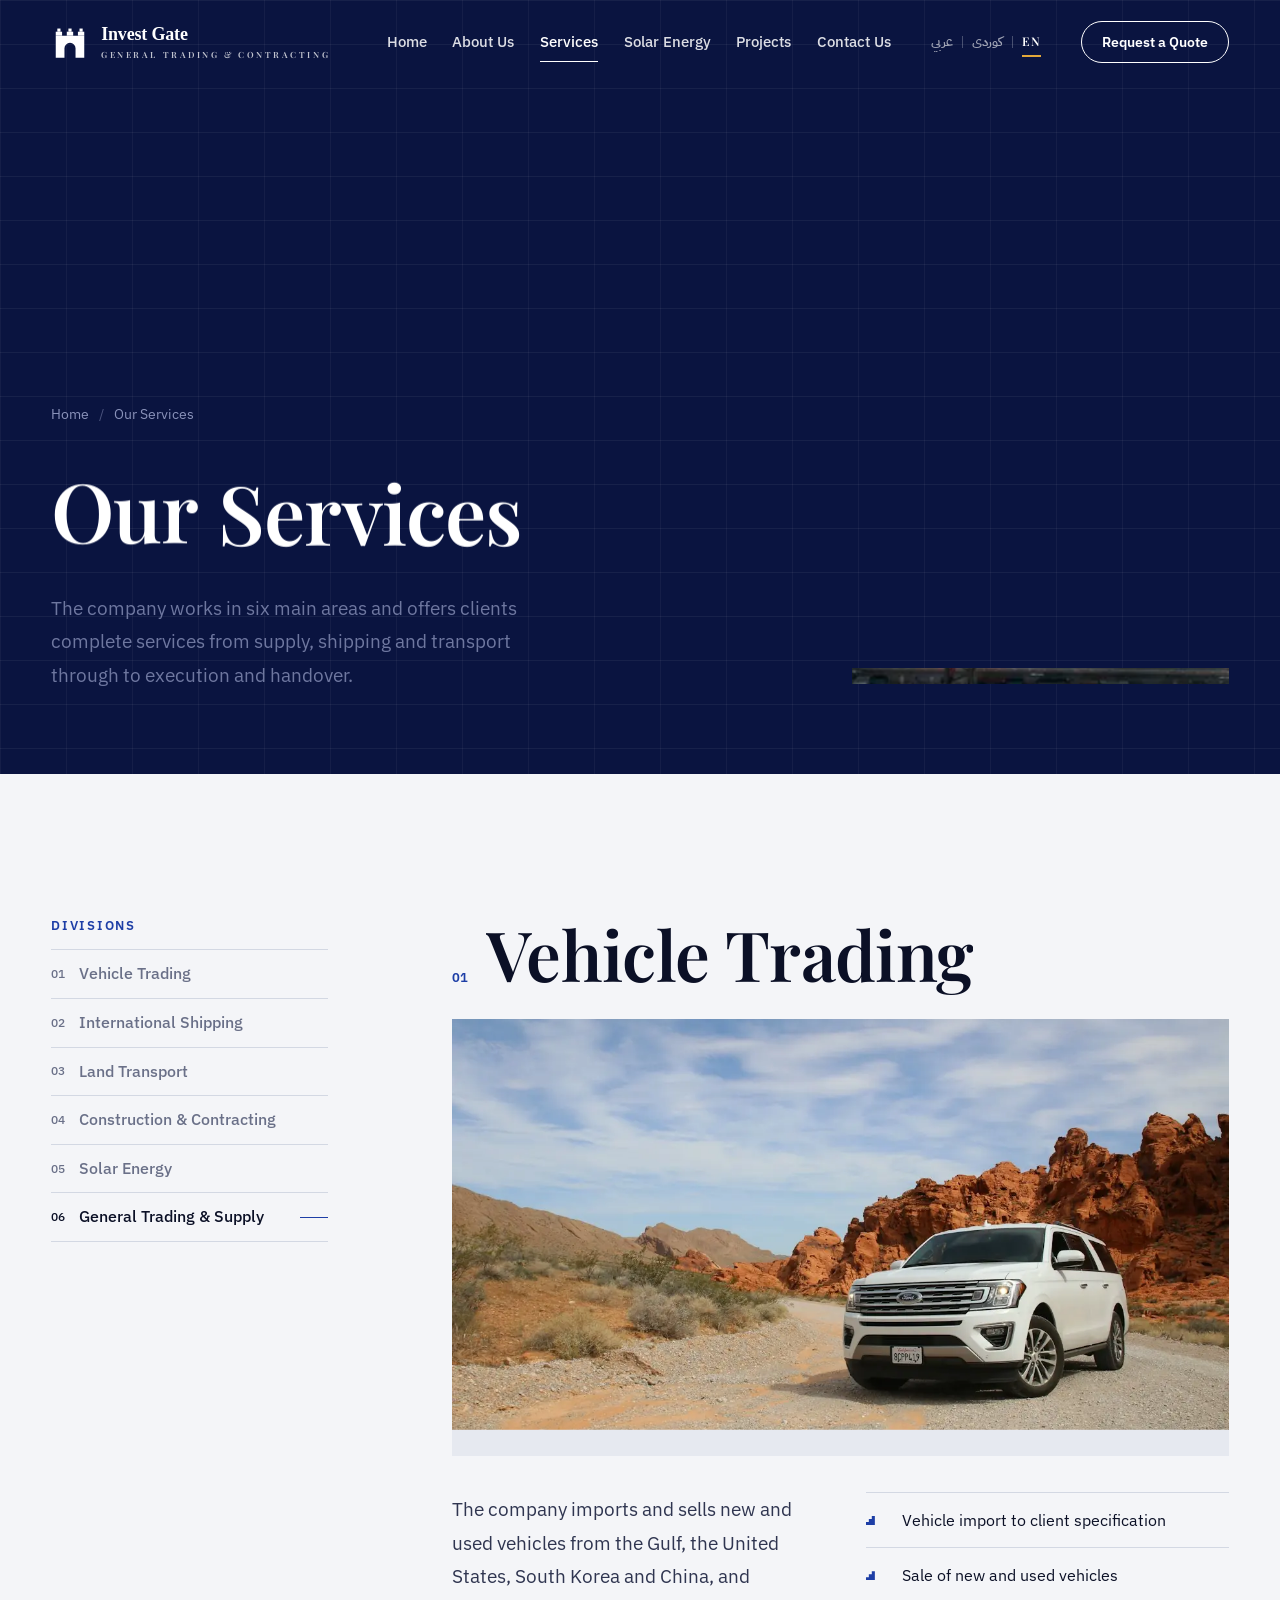
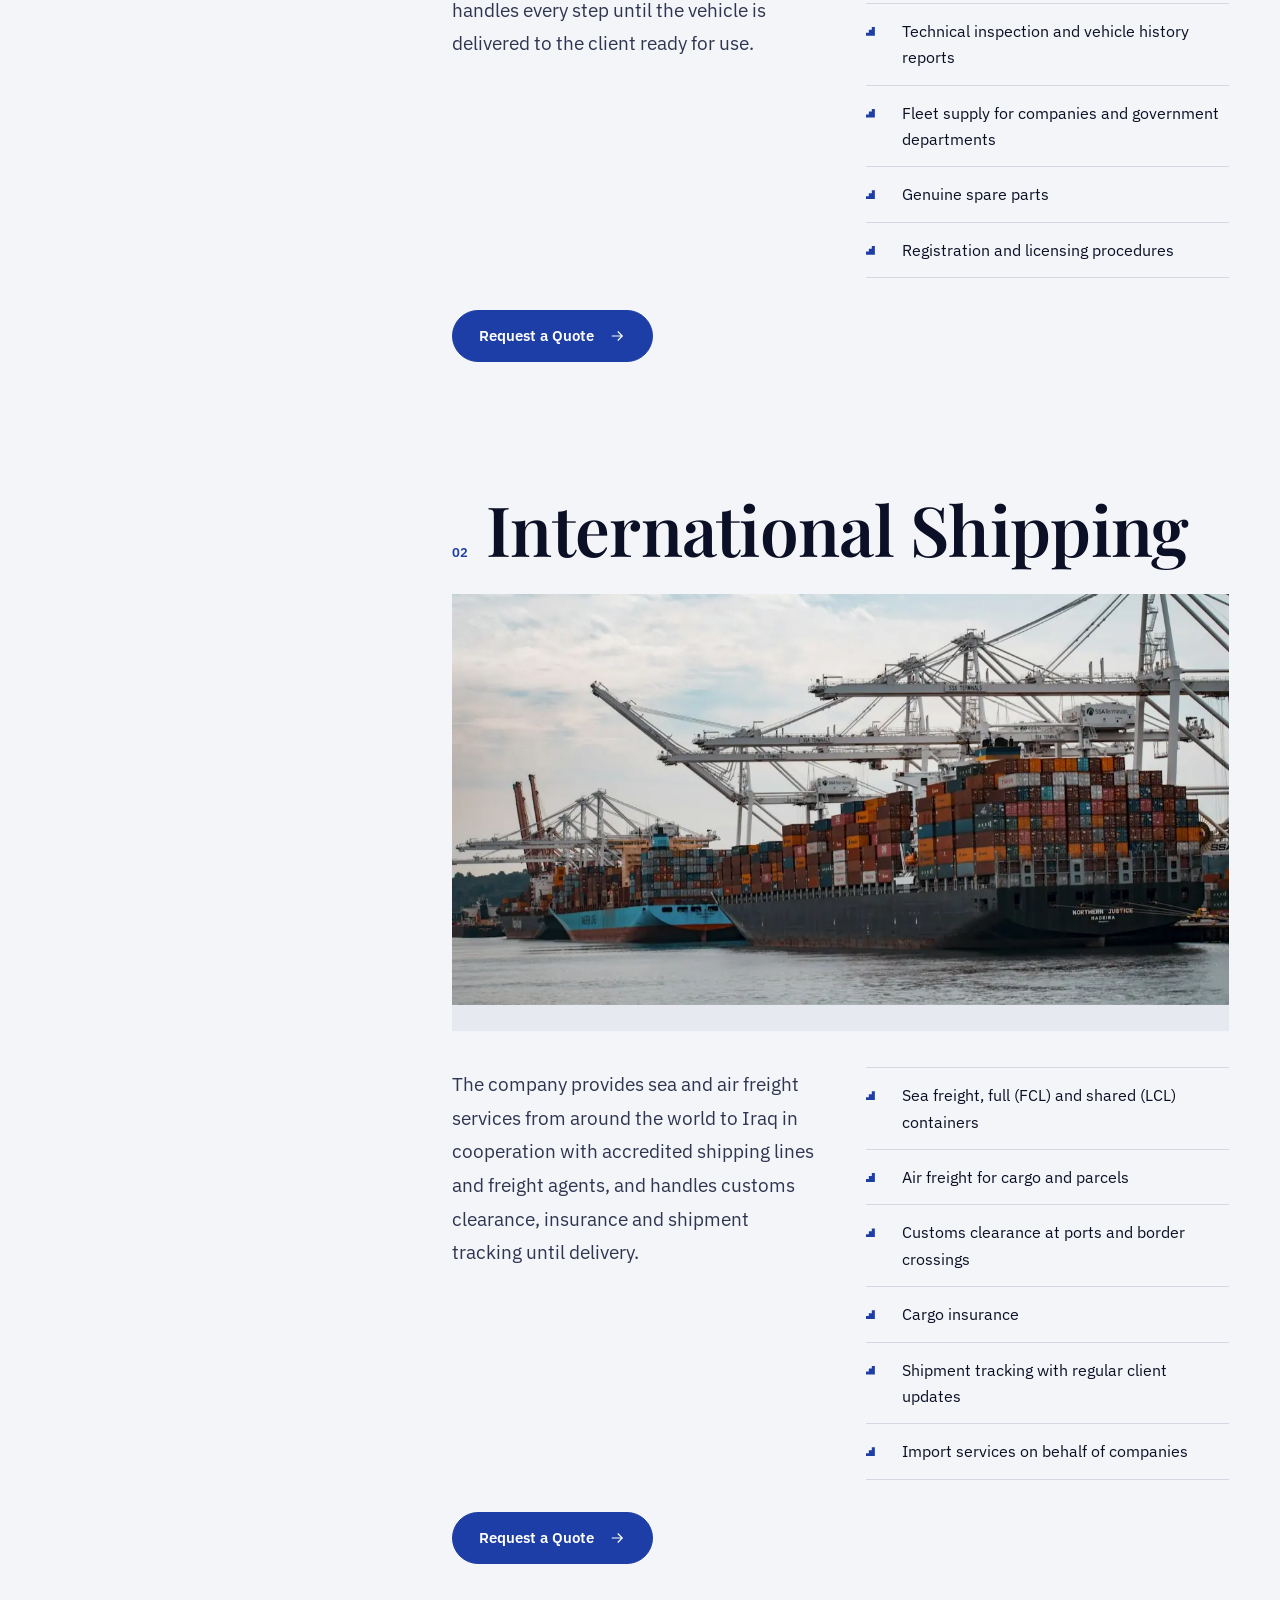
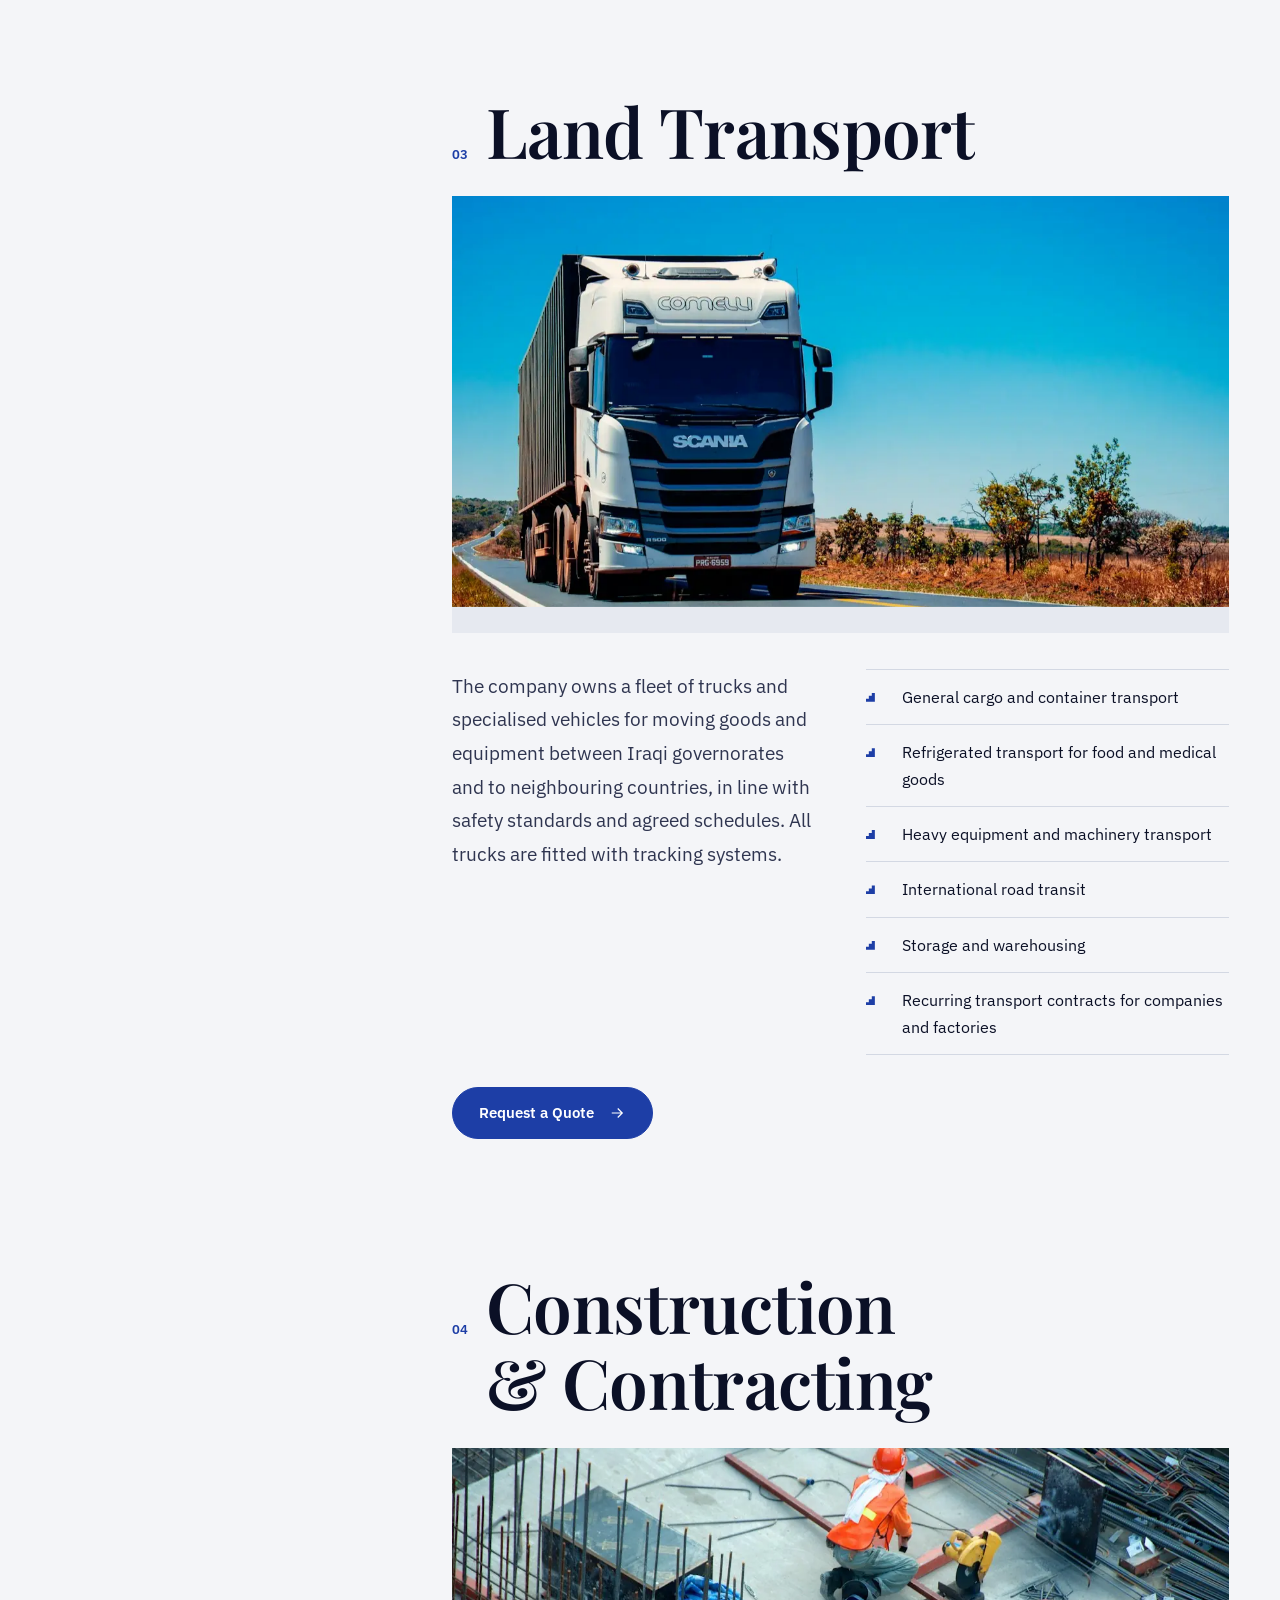
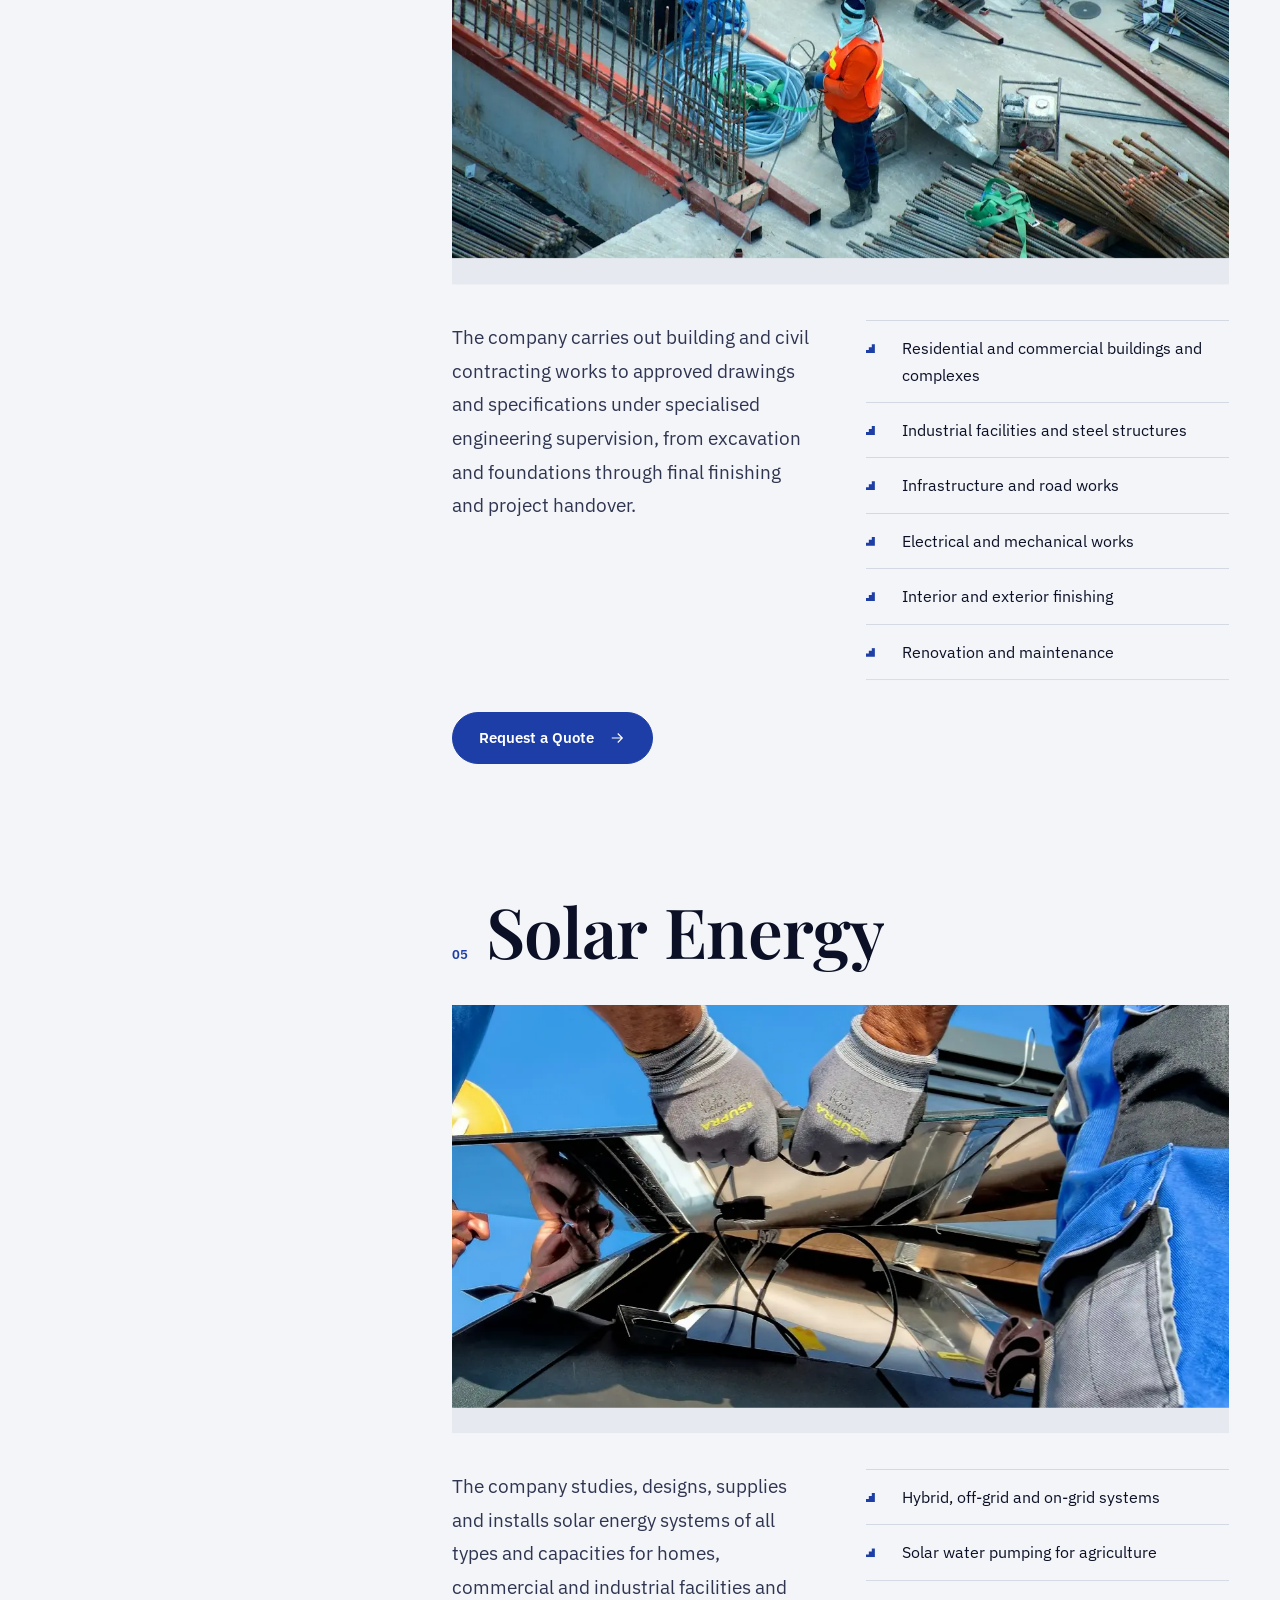
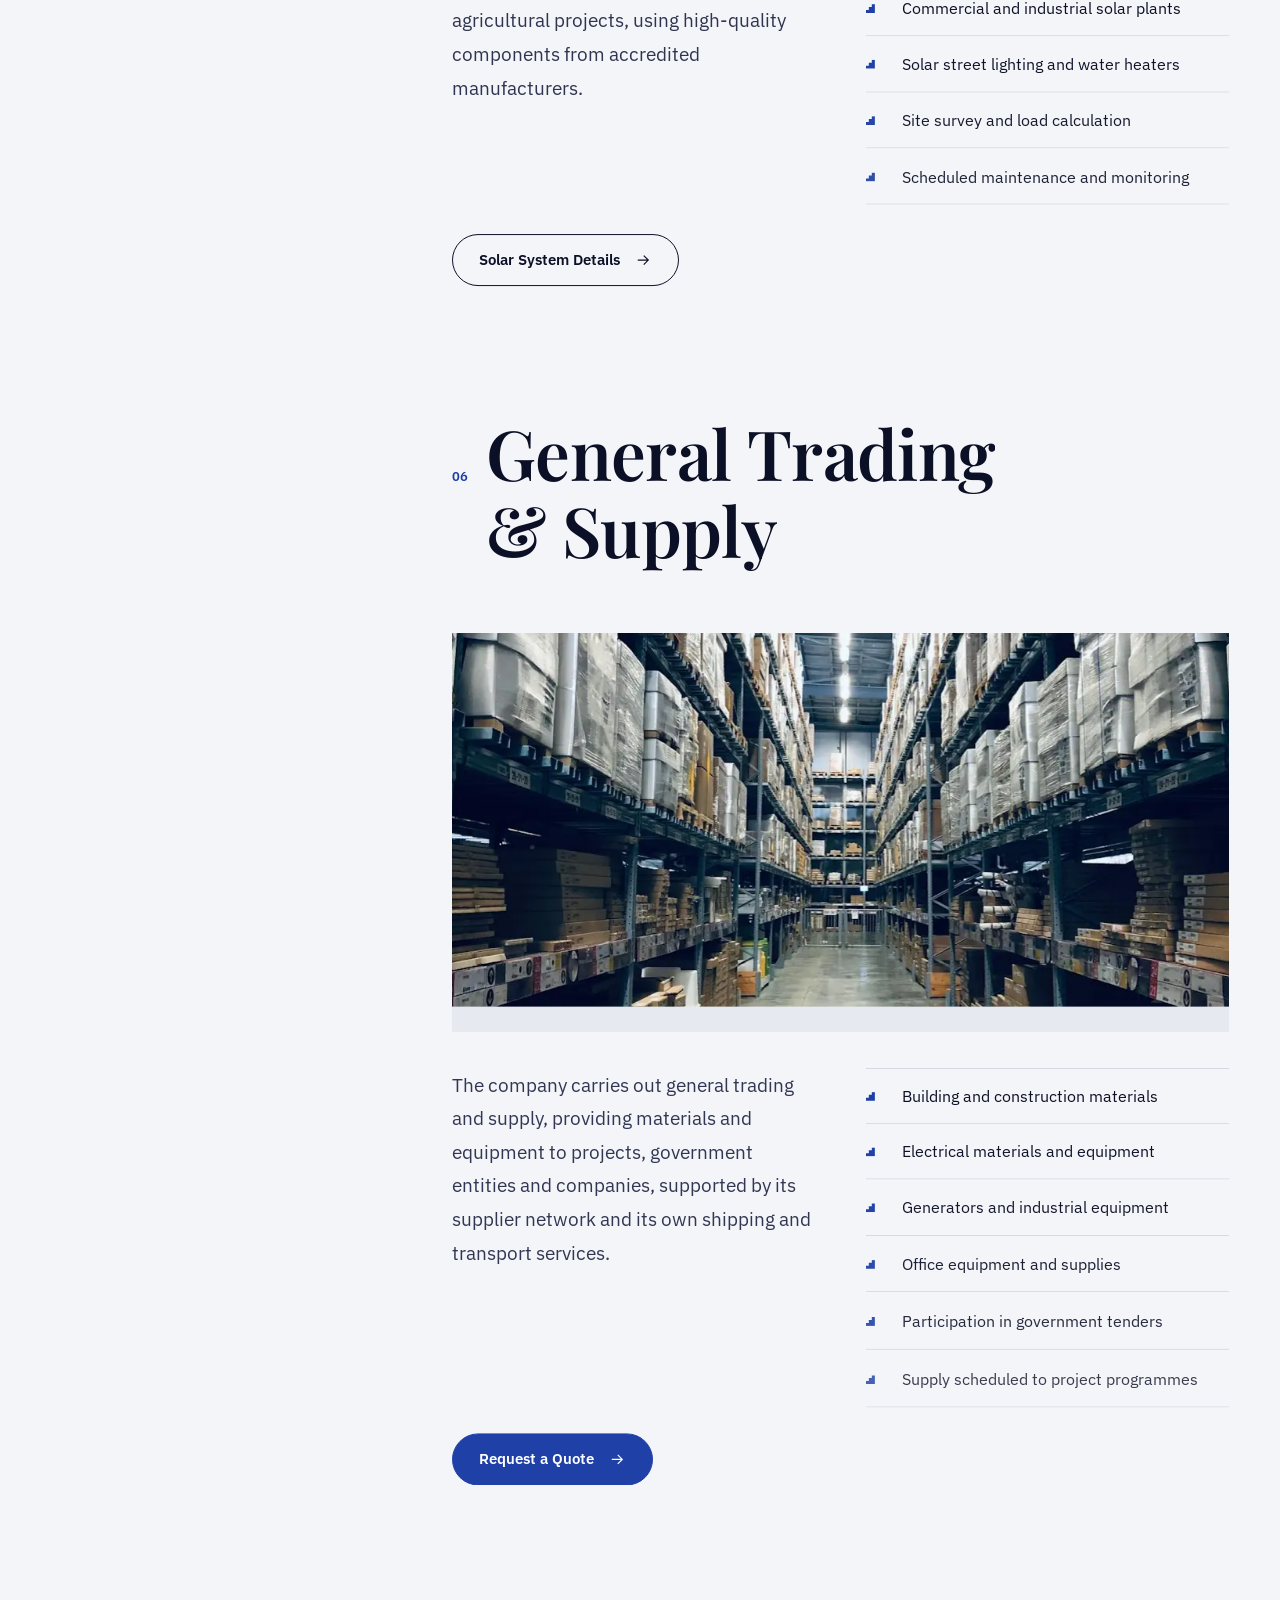
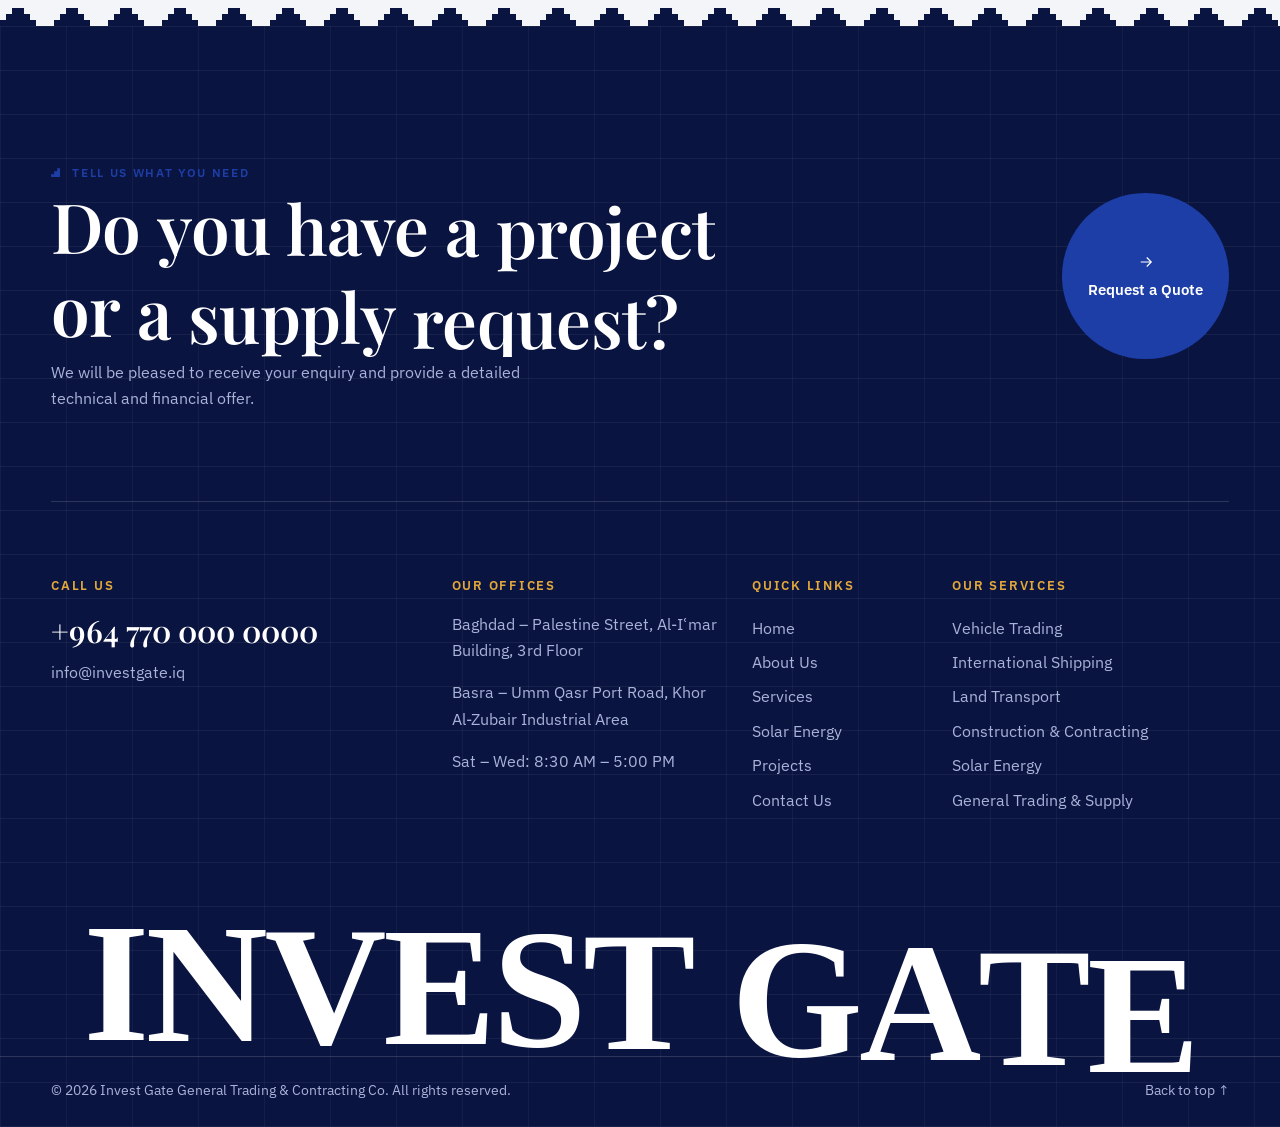
<file: invest-gate/en/services.html>
<!doctype html>
<html lang="en" dir="ltr">
<head>
<meta charset="utf-8">
<meta name="viewport" content="width=device-width, initial-scale=1, viewport-fit=cover">
<title>Our Services — Invest Gate</title>
<meta name="description" content="Invest Gate services: vehicle trading, international shipping, land transport, construction, solar energy and general trading.">
<link rel="canonical" href="https://ahmad-ali-99.github.io/investgate/en/services.html">
<link rel="alternate" hreflang="ar" href="https://ahmad-ali-99.github.io/investgate/services.html"><link rel="alternate" hreflang="ckb" href="https://ahmad-ali-99.github.io/investgate/ku/services.html"><link rel="alternate" hreflang="en" href="https://ahmad-ali-99.github.io/investgate/en/services.html"><link rel="alternate" hreflang="x-default" href="https://ahmad-ali-99.github.io/investgate/services.html">
<meta property="og:type" content="website">
<meta property="og:site_name" content="Invest Gate General Trading &amp; Contracting">
<meta property="og:title" content="Our Services — Invest Gate">
<meta property="og:description" content="Invest Gate services: vehicle trading, international shipping, land transport, construction, solar energy and general trading.">
<meta property="og:url" content="https://ahmad-ali-99.github.io/investgate/en/services.html">
<meta property="og:image" content="https://ahmad-ali-99.github.io/investgate/og.jpg">
<meta property="og:image:width" content="1200"><meta property="og:image:height" content="630">
<meta property="og:locale" content="en_US">
<meta name="twitter:card" content="summary_large_image">
<meta name="theme-color" content="#0a1440">
<link rel="icon" href="../favicon.svg" type="image/svg+xml">
<link rel="apple-touch-icon" href="../apple-touch-icon.png">
<script>(function(h){h.classList.add('js');try{var s=sessionStorage;if(s.getItem('ig-seen')||matchMedia('(prefers-reduced-motion: reduce)').matches)h.classList.add('no-loader');if(s.getItem('ig-pt')){h.classList.add('pt-in');s.removeItem('ig-pt')}}catch(e){h.classList.add('no-loader')}})(document.documentElement)</script>
<link rel="preload" href="../assets/fonts/playfairdisplay-latin-48d1e9.woff2" as="font" type="font/woff2" crossorigin><link rel="preload" href="../assets/fonts/ibmplexsans-latin-a68a20.woff2" as="font" type="font/woff2" crossorigin>
<link rel="stylesheet" href="../assets/css/fonts.css">
<link rel="stylesheet" href="../assets/css/main.css">
</head>
<body>
<a class="skip" href="#main">Skip to content</a>
<div class="ldr" aria-hidden="true"><div class="ldr__mid"><svg class="ldr__mark" viewBox="0 0 48 48" aria-hidden="true"><path class="m b" fill-rule="evenodd" d="M6 16H42V44H6Z M17 44V32A7 7 0 0 1 31 32V44Z"/><rect class="m b" x="6" y="11" width="8" height="5"/><rect class="m b" x="20" y="11" width="8" height="5"/><rect class="m b" x="34" y="11" width="8" height="5"/><rect class="m b" x="8" y="7" width="4" height="4"/><rect class="m b" x="22" y="7" width="4" height="4"/><rect class="m b" x="36" y="7" width="4" height="4"/></svg><div class="ldr__name">Invest Gate<small>INVEST GATE</small></div></div><div class="ldr__count">0</div></div>
<div class="pt" aria-hidden="true"></div>
<header class="hdr" id="top">
  <div class="wrap hdr__in">
    <a class="brand" href="index.html" aria-label="Invest Gate"><svg class="brand__mark" viewBox="0 0 48 48" aria-hidden="true"><path class="m b" fill-rule="evenodd" d="M6 16H42V44H6Z M17 44V32A7 7 0 0 1 31 32V44Z"/><rect class="m b" x="6" y="11" width="8" height="5"/><rect class="m b" x="20" y="11" width="8" height="5"/><rect class="m b" x="34" y="11" width="8" height="5"/><rect class="m b" x="8" y="7" width="4" height="4"/><rect class="m b" x="22" y="7" width="4" height="4"/><rect class="m b" x="36" y="7" width="4" height="4"/></svg><span class="brand__txt"><b>Invest Gate</b><small>GENERAL TRADING &amp; CONTRACTING</small></span></a>
    <nav class="nav" aria-label="Menu"><a href="index.html">Home</a><a href="about.html">About Us</a><a href="services.html" aria-current="page">Services</a><a href="solar.html">Solar Energy</a><a href="projects.html">Projects</a><a href="contact.html">Contact Us</a></nav>
    <div class="langs"><a href="../services.html" lang="ar" hreflang="ar">عربي</a><span class="sep"></span><a href="../ku/services.html" lang="ckb" hreflang="ckb">کوردی</a><span class="sep"></span><a href="../en/services.html" lang="en" hreflang="en" aria-current="true">EN</a></div>
    <a class="btn hdr__cta" href="contact.html"><span>Request a Quote</span></a>
    <button class="menu-btn" type="button" aria-expanded="false" aria-controls="ovl"><span>Menu</span><i></i></button>
  </div>
</header>
<div class="ovl bricks" id="ovl" role="dialog" aria-modal="true" aria-label="Menu">
  <div class="wrap ovl__top"><a class="brand" href="index.html" aria-label="Invest Gate"><svg class="brand__mark" viewBox="0 0 48 48" aria-hidden="true"><path class="m b" fill-rule="evenodd" d="M6 16H42V44H6Z M17 44V32A7 7 0 0 1 31 32V44Z"/><rect class="m b" x="6" y="11" width="8" height="5"/><rect class="m b" x="20" y="11" width="8" height="5"/><rect class="m b" x="34" y="11" width="8" height="5"/><rect class="m b" x="8" y="7" width="4" height="4"/><rect class="m b" x="22" y="7" width="4" height="4"/><rect class="m b" x="36" y="7" width="4" height="4"/></svg><span class="brand__txt"><b>Invest Gate</b><small>GENERAL TRADING &amp; CONTRACTING</small></span></a><button class="ovl__close" type="button"><span>Close</span><i></i></button></div>
  <div class="wrap ovl__body">
    <ol class="ovl__links"><li><a href="index.html"><i>01</i>Home</a></li><li><a href="about.html"><i>02</i>About Us</a></li><li><a href="services.html"><i>03</i>Services</a></li><li><a href="solar.html"><i>04</i>Solar Energy</a></li><li><a href="projects.html"><i>05</i>Projects</a></li><li><a href="contact.html"><i>06</i>Contact Us</a></li></ol>
    <div class="ovl__aside">
      <div><h4>Call us</h4><a class="ltr" href="tel:+9647700000000">+964 770 000 0000</a><br><a href="mailto:info@investgate.iq">info@investgate.iq</a></div>
      <div><h4>Our offices</h4><p>Baghdad – Palestine Street, Al-Iʿmar Building, 3rd Floor<br>Basra – Umm Qasr Port Road, Khor Al-Zubair Industrial Area</p></div>
      <div><h4>Choose language</h4><div class="langs"><a href="../services.html" lang="ar" hreflang="ar">عربي</a><span class="sep"></span><a href="../ku/services.html" lang="ckb" hreflang="ckb">کوردی</a><span class="sep"></span><a href="../en/services.html" lang="en" hreflang="en" aria-current="true">EN</a></div></div>
    </div>
  </div>
</div>
<main id="main">
<section class="phero bricks">
  <div class="wrap phero__in">
    <div class="phero__copy">
      <ol class="crumbs"><li><a href="index.html">Home</a></li><li aria-current="page">Our Services</li></ol>
      <h1 class="phero__title">Our Services</h1>
      <p class="phero__text">The company works in six main areas and offers clients complete services from supply, shipping and transport through to execution and handover.</p>
    </div>
    <div class="phero__media" data-par><img src="../img/containers-1600.webp" srcset="../img/containers-800.webp 800w, ../img/containers-1600.webp 1600w" sizes="(max-width: 860px) 100vw, 34vw" width="1600" height="851" alt="" fetchpriority="high" decoding="async"></div>
  </div>
</section>

<section class="sec bg-paper">
  <div class="wrap svc-layout">
    <nav class="side" aria-label="Service sections"><p>Divisions</p><a href="#cars"><i>01</i>Vehicle Trading</a><a href="#shipping"><i>02</i>International Shipping</a><a href="#transport"><i>03</i>Land Transport</a><a href="#construction"><i>04</i>Construction & Contracting</a><a href="#solar"><i>05</i>Solar Energy</a><a href="#trading"><i>06</i>General Trading & Supply</a></nav>
    <div class="svc-list">
      <nav class="chips" aria-label="Service sections"><a href="#cars">Vehicle Trading</a><a href="#shipping">International Shipping</a><a href="#transport">Land Transport</a><a href="#construction">Construction & Contracting</a><a href="#solar">Solar Energy</a><a href="#trading">General Trading & Supply</a></nav>
      <article class="svc" id="cars">
  <div class="svc__head"><i>01</i><h2 data-split>Vehicle Trading</h2></div>
  <div class="frame svc__img" data-img data-par><img src="../img/cars-2-1600.webp" srcset="../img/cars-2-800.webp 800w, ../img/cars-2-1600.webp 1600w" sizes="(max-width: 860px) 100vw, 64vw" width="1200" height="800" alt="Vehicle Trading" loading="lazy" decoding="async"></div>
  <div class="svc__body"><p data-reveal>The company imports and sells new and used vehicles from the Gulf, the United States, South Korea and China, and handles every step until the vehicle is delivered to the client ready for use.</p><ul class="ticks" data-stagger><li>Vehicle import to client specification</li><li>Sale of new and used vehicles</li><li>Technical inspection and vehicle history reports</li><li>Fleet supply for companies and government departments</li><li>Genuine spare parts</li><li>Registration and licensing procedures</li></ul></div>
  <div class="svc__foot" data-reveal><a class="btn btn--solid" href="contact.html"><span>Request a Quote</span><svg class="arr" viewBox="0 0 24 24" aria-hidden="true"><path d="M19 12H5M11 6l-6 6 6 6"/></svg></a></div>
</article><article class="svc" id="shipping">
  <div class="svc__head"><i>02</i><h2 data-split>International Shipping</h2></div>
  <div class="frame svc__img" data-img data-par><img src="../img/shipping-1600.webp" srcset="../img/shipping-800.webp 800w, ../img/shipping-1600.webp 1600w" sizes="(max-width: 860px) 100vw, 64vw" width="1200" height="800" alt="International Shipping" loading="lazy" decoding="async"></div>
  <div class="svc__body"><p data-reveal>The company provides sea and air freight services from around the world to Iraq in cooperation with accredited shipping lines and freight agents, and handles customs clearance, insurance and shipment tracking until delivery.</p><ul class="ticks" data-stagger><li>Sea freight, full (FCL) and shared (LCL) containers</li><li>Air freight for cargo and parcels</li><li>Customs clearance at ports and border crossings</li><li>Cargo insurance</li><li>Shipment tracking with regular client updates</li><li>Import services on behalf of companies</li></ul></div>
  <div class="svc__foot" data-reveal><a class="btn btn--solid" href="contact.html"><span>Request a Quote</span><svg class="arr" viewBox="0 0 24 24" aria-hidden="true"><path d="M19 12H5M11 6l-6 6 6 6"/></svg></a></div>
</article><article class="svc" id="transport">
  <div class="svc__head"><i>03</i><h2 data-split>Land Transport</h2></div>
  <div class="frame svc__img" data-img data-par><img src="../img/transport-1600.webp" srcset="../img/transport-800.webp 800w, ../img/transport-1600.webp 1600w" sizes="(max-width: 860px) 100vw, 64vw" width="1200" height="800" alt="Land Transport" loading="lazy" decoding="async"></div>
  <div class="svc__body"><p data-reveal>The company owns a fleet of trucks and specialised vehicles for moving goods and equipment between Iraqi governorates and to neighbouring countries, in line with safety standards and agreed schedules. All trucks are fitted with tracking systems.</p><ul class="ticks" data-stagger><li>General cargo and container transport</li><li>Refrigerated transport for food and medical goods</li><li>Heavy equipment and machinery transport</li><li>International road transit</li><li>Storage and warehousing</li><li>Recurring transport contracts for companies and factories</li></ul></div>
  <div class="svc__foot" data-reveal><a class="btn btn--solid" href="contact.html"><span>Request a Quote</span><svg class="arr" viewBox="0 0 24 24" aria-hidden="true"><path d="M19 12H5M11 6l-6 6 6 6"/></svg></a></div>
</article><article class="svc" id="construction">
  <div class="svc__head"><i>04</i><h2 data-split>Construction & Contracting</h2></div>
  <div class="frame svc__img" data-img data-par><img src="../img/construction-1600.webp" srcset="../img/construction-800.webp 800w, ../img/construction-1600.webp 1600w" sizes="(max-width: 860px) 100vw, 64vw" width="1200" height="795" alt="Construction &amp; Contracting" loading="lazy" decoding="async"></div>
  <div class="svc__body"><p data-reveal>The company carries out building and civil contracting works to approved drawings and specifications under specialised engineering supervision, from excavation and foundations through final finishing and project handover.</p><ul class="ticks" data-stagger><li>Residential and commercial buildings and complexes</li><li>Industrial facilities and steel structures</li><li>Infrastructure and road works</li><li>Electrical and mechanical works</li><li>Interior and exterior finishing</li><li>Renovation and maintenance</li></ul></div>
  <div class="svc__foot" data-reveal><a class="btn btn--solid" href="contact.html"><span>Request a Quote</span><svg class="arr" viewBox="0 0 24 24" aria-hidden="true"><path d="M19 12H5M11 6l-6 6 6 6"/></svg></a></div>
</article><article class="svc" id="solar">
  <div class="svc__head"><i>05</i><h2 data-split>Solar Energy</h2></div>
  <div class="frame svc__img" data-img data-par><img src="../img/solar-install-1600.webp" srcset="../img/solar-install-800.webp 800w, ../img/solar-install-1600.webp 1600w" sizes="(max-width: 860px) 100vw, 64vw" width="1200" height="672" alt="Solar Energy" loading="lazy" decoding="async"></div>
  <div class="svc__body"><p data-reveal>The company studies, designs, supplies and installs solar energy systems of all types and capacities for homes, commercial and industrial facilities and agricultural projects, using high-quality components from accredited manufacturers.</p><ul class="ticks" data-stagger><li>Hybrid, off-grid and on-grid systems</li><li>Solar water pumping for agriculture</li><li>Commercial and industrial solar plants</li><li>Solar street lighting and water heaters</li><li>Site survey and load calculation</li><li>Scheduled maintenance and monitoring</li></ul></div>
  <div class="svc__foot" data-reveal><a class="btn " href="solar.html"><span>Solar System Details</span><svg class="arr" viewBox="0 0 24 24" aria-hidden="true"><path d="M19 12H5M11 6l-6 6 6 6"/></svg></a></div>
</article><article class="svc" id="trading">
  <div class="svc__head"><i>06</i><h2 data-split>General Trading & Supply</h2></div>
  <div class="frame svc__img" data-img data-par><img src="../img/warehouse-2-1600.webp" srcset="../img/warehouse-2-800.webp 800w, ../img/warehouse-2-1600.webp 1600w" sizes="(max-width: 860px) 100vw, 64vw" width="1000" height="1333" alt="General Trading &amp; Supply" loading="lazy" decoding="async"></div>
  <div class="svc__body"><p data-reveal>The company carries out general trading and supply, providing materials and equipment to projects, government entities and companies, supported by its supplier network and its own shipping and transport services.</p><ul class="ticks" data-stagger><li>Building and construction materials</li><li>Electrical materials and equipment</li><li>Generators and industrial equipment</li><li>Office equipment and supplies</li><li>Participation in government tenders</li><li>Supply scheduled to project programmes</li></ul></div>
  <div class="svc__foot" data-reveal><a class="btn btn--solid" href="contact.html"><span>Request a Quote</span><svg class="arr" viewBox="0 0 24 24" aria-hidden="true"><path d="M19 12H5M11 6l-6 6 6 6"/></svg></a></div>
</article>
    </div>
  </div>
</section>
</main>
<div class="edge" aria-hidden="true"></div>
<div class="foot-wrap"><footer class="ftr bricks">
  <div class="wrap">
    <div class="ftr__cta">
      <div><p class="eyebrow">Tell us what you need</p><h2 data-split>Do you have a project or a supply request?</h2><p>We will be pleased to receive your enquiry and provide a detailed technical and financial offer.</p></div>
      <div class="magnet-wrap"><a class="magnet" href="contact.html" data-magnetic><span><svg class="arr" viewBox="0 0 24 24" aria-hidden="true"><path d="M19 12H5M11 6l-6 6 6 6"/></svg>Request a Quote</span></a></div>
    </div>
    <div class="ftr__grid">
      <div class="ftr__col ftr__col--wide"><h4>Call us</h4><a class="big-tel ltr" href="tel:+9647700000000">+964 770 000 0000</a><a href="mailto:info@investgate.iq">info@investgate.iq</a></div>
      <div class="ftr__col"><h4>Our offices</h4><p>Baghdad – Palestine Street, Al-Iʿmar Building, 3rd Floor</p><p>Basra – Umm Qasr Port Road, Khor Al-Zubair Industrial Area</p><p>Sat – Wed: 8:30 AM – 5:00 PM</p></div>
      <div class="ftr__col ftr__col--sm"><h4>Quick Links</h4><ul><li><a href="index.html">Home</a></li><li><a href="about.html">About Us</a></li><li><a href="services.html">Services</a></li><li><a href="solar.html">Solar Energy</a></li><li><a href="projects.html">Projects</a></li><li><a href="contact.html">Contact Us</a></li></ul></div>
      <div class="ftr__col ftr__col--svc"><h4>Our Services</h4><ul><li><a href="services.html#cars">Vehicle Trading</a></li><li><a href="services.html#shipping">International Shipping</a></li><li><a href="services.html#transport">Land Transport</a></li><li><a href="services.html#construction">Construction & Contracting</a></li><li><a href="solar.html">Solar Energy</a></li><li><a href="services.html#trading">General Trading & Supply</a></li></ul></div>
    </div>
  </div>
  <div class="ftr__word" aria-hidden="true"><span>I</span><span>N</span><span>V</span><span>E</span><span>S</span><span>T</span><span>&nbsp;</span><span>G</span><span>A</span><span>T</span><span>E</span></div>
  <div class="wrap ftr__bottom"><span>© <span id="year">2026</span> Invest Gate General Trading & Contracting Co. All rights reserved.</span><a href="#top">Back to top ↑</a></div>
</footer></div>
<a class="wa" data-wa href="#" target="_blank" rel="noopener" aria-label="Contact us on WhatsApp"><svg viewBox="0 0 24 24" aria-hidden="true"><path d="M12 2a10 10 0 0 0-8.6 15.1L2 22l5-1.3A10 10 0 1 0 12 2zm0 18.2a8.2 8.2 0 0 1-4.2-1.2l-.3-.2-3 .8.8-2.9-.2-.3A8.2 8.2 0 1 1 12 20.2zm4.5-6.1c-.2-.1-1.5-.7-1.7-.8s-.4-.1-.6.1-.7.8-.8 1-.3.2-.5.1a6.7 6.7 0 0 1-3.3-2.9c-.3-.4.3-.4.7-1.4a.5.5 0 0 0 0-.4l-.8-1.9c-.2-.5-.4-.4-.6-.4h-.5a1 1 0 0 0-.7.3 3 3 0 0 0-.9 2.2 5.2 5.2 0 0 0 1.1 2.7 11.8 11.8 0 0 0 4.5 4c1.7.7 2.3.8 3.2.6a2.7 2.7 0 0 0 1.8-1.3 2.2 2.2 0 0 0 .2-1.3c-.1-.1-.3-.2-.6-.3z"/></svg></a>
<script src="../assets/vendor/gsap.min.js" defer></script>
<script src="../assets/vendor/ScrollTrigger.min.js" defer></script>
<script src="../assets/vendor/lenis.min.js" defer></script>
<script src="../assets/js/main.js" defer></script>
</body>
</html>
</file>
<file: invest-gate/assets/css/fonts.css>
/* Amiri arabic */
@font-face {
  font-family: 'IG Display';
  font-style: normal;
  font-weight: 400;
  font-display: swap;
  src: url(../fonts/amiri-arabic-1bb639.woff2) format('woff2');
  unicode-range: U+0600-06FF, U+0750-077F, U+0870-088E, U+0890-0891, U+0897-08E1, U+08E3-08FF, U+200C-200E, U+2010-2011, U+204F, U+2E41, U+FB50-FDFF, U+FE70-FE74, U+FE76-FEFC, U+102E0-102FB, U+10E60-10E7E, U+10EC2-10EC4, U+10EFC-10EFF, U+1EE00-1EE03, U+1EE05-1EE1F, U+1EE21-1EE22, U+1EE24, U+1EE27, U+1EE29-1EE32, U+1EE34-1EE37, U+1EE39, U+1EE3B, U+1EE42, U+1EE47, U+1EE49, U+1EE4B, U+1EE4D-1EE4F, U+1EE51-1EE52, U+1EE54, U+1EE57, U+1EE59, U+1EE5B, U+1EE5D, U+1EE5F, U+1EE61-1EE62, U+1EE64, U+1EE67-1EE6A, U+1EE6C-1EE72, U+1EE74-1EE77, U+1EE79-1EE7C, U+1EE7E, U+1EE80-1EE89, U+1EE8B-1EE9B, U+1EEA1-1EEA3, U+1EEA5-1EEA9, U+1EEAB-1EEBB, U+1EEF0-1EEF1;
}
/* Amiri arabic */
@font-face {
  font-family: 'IG Display';
  font-style: normal;
  font-weight: 700;
  font-display: swap;
  src: url(../fonts/amiri-arabic-5c7846.woff2) format('woff2');
  unicode-range: U+0600-06FF, U+0750-077F, U+0870-088E, U+0890-0891, U+0897-08E1, U+08E3-08FF, U+200C-200E, U+2010-2011, U+204F, U+2E41, U+FB50-FDFF, U+FE70-FE74, U+FE76-FEFC, U+102E0-102FB, U+10E60-10E7E, U+10EC2-10EC4, U+10EFC-10EFF, U+1EE00-1EE03, U+1EE05-1EE1F, U+1EE21-1EE22, U+1EE24, U+1EE27, U+1EE29-1EE32, U+1EE34-1EE37, U+1EE39, U+1EE3B, U+1EE42, U+1EE47, U+1EE49, U+1EE4B, U+1EE4D-1EE4F, U+1EE51-1EE52, U+1EE54, U+1EE57, U+1EE59, U+1EE5B, U+1EE5D, U+1EE5F, U+1EE61-1EE62, U+1EE64, U+1EE67-1EE6A, U+1EE6C-1EE72, U+1EE74-1EE77, U+1EE79-1EE7C, U+1EE7E, U+1EE80-1EE89, U+1EE8B-1EE9B, U+1EEA1-1EEA3, U+1EEA5-1EEA9, U+1EEAB-1EEBB, U+1EEF0-1EEF1;
}
/* Playfair+Display latin-ext */
@font-face {
  font-family: 'IG Display';
  font-style: normal;
  font-weight: 400 900;
  font-display: swap;
  src: url(../fonts/playfairdisplay-latin-ext-413626.woff2) format('woff2');
  unicode-range: U+0100-02BA, U+02BD-02C5, U+02C7-02CC, U+02CE-02D7, U+02DD-02FF, U+0304, U+0308, U+0329, U+1D00-1DBF, U+1E00-1E9F, U+1EF2-1EFF, U+2020, U+20A0-20AB, U+20AD-20C0, U+2113, U+2C60-2C7F, U+A720-A7FF;
}
/* Playfair+Display latin */
@font-face {
  font-family: 'IG Display';
  font-style: normal;
  font-weight: 400 900;
  font-display: swap;
  src: url(../fonts/playfairdisplay-latin-48d1e9.woff2) format('woff2');
  unicode-range: U+0000-00FF, U+0131, U+0152-0153, U+02BB-02BC, U+02C6, U+02DA, U+02DC, U+0304, U+0308, U+0329, U+2000-206F, U+20AC, U+2122, U+2191, U+2193, U+2212, U+2215, U+FEFF, U+FFFD;
}
/* IBM+Plex+Sans+Arabic arabic */
@font-face {
  font-family: 'IG Text';
  font-style: normal;
  font-weight: 300;
  font-display: swap;
  src: url(../fonts/ibmplexsansarabic-arabic-2c5925.woff2) format('woff2');
  unicode-range: U+0600-06FF, U+0750-077F, U+0870-088E, U+0890-0891, U+0897-08E1, U+08E3-08FF, U+200C-200E, U+2010-2011, U+204F, U+2E41, U+FB50-FDFF, U+FE70-FE74, U+FE76-FEFC, U+102E0-102FB, U+10E60-10E7E, U+10EC2-10EC4, U+10EFC-10EFF, U+1EE00-1EE03, U+1EE05-1EE1F, U+1EE21-1EE22, U+1EE24, U+1EE27, U+1EE29-1EE32, U+1EE34-1EE37, U+1EE39, U+1EE3B, U+1EE42, U+1EE47, U+1EE49, U+1EE4B, U+1EE4D-1EE4F, U+1EE51-1EE52, U+1EE54, U+1EE57, U+1EE59, U+1EE5B, U+1EE5D, U+1EE5F, U+1EE61-1EE62, U+1EE64, U+1EE67-1EE6A, U+1EE6C-1EE72, U+1EE74-1EE77, U+1EE79-1EE7C, U+1EE7E, U+1EE80-1EE89, U+1EE8B-1EE9B, U+1EEA1-1EEA3, U+1EEA5-1EEA9, U+1EEAB-1EEBB, U+1EEF0-1EEF1;
}
/* IBM+Plex+Sans+Arabic arabic */
@font-face {
  font-family: 'IG Text';
  font-style: normal;
  font-weight: 400;
  font-display: swap;
  src: url(../fonts/ibmplexsansarabic-arabic-00b30d.woff2) format('woff2');
  unicode-range: U+0600-06FF, U+0750-077F, U+0870-088E, U+0890-0891, U+0897-08E1, U+08E3-08FF, U+200C-200E, U+2010-2011, U+204F, U+2E41, U+FB50-FDFF, U+FE70-FE74, U+FE76-FEFC, U+102E0-102FB, U+10E60-10E7E, U+10EC2-10EC4, U+10EFC-10EFF, U+1EE00-1EE03, U+1EE05-1EE1F, U+1EE21-1EE22, U+1EE24, U+1EE27, U+1EE29-1EE32, U+1EE34-1EE37, U+1EE39, U+1EE3B, U+1EE42, U+1EE47, U+1EE49, U+1EE4B, U+1EE4D-1EE4F, U+1EE51-1EE52, U+1EE54, U+1EE57, U+1EE59, U+1EE5B, U+1EE5D, U+1EE5F, U+1EE61-1EE62, U+1EE64, U+1EE67-1EE6A, U+1EE6C-1EE72, U+1EE74-1EE77, U+1EE79-1EE7C, U+1EE7E, U+1EE80-1EE89, U+1EE8B-1EE9B, U+1EEA1-1EEA3, U+1EEA5-1EEA9, U+1EEAB-1EEBB, U+1EEF0-1EEF1;
}
/* IBM+Plex+Sans+Arabic arabic */
@font-face {
  font-family: 'IG Text';
  font-style: normal;
  font-weight: 500;
  font-display: swap;
  src: url(../fonts/ibmplexsansarabic-arabic-32d758.woff2) format('woff2');
  unicode-range: U+0600-06FF, U+0750-077F, U+0870-088E, U+0890-0891, U+0897-08E1, U+08E3-08FF, U+200C-200E, U+2010-2011, U+204F, U+2E41, U+FB50-FDFF, U+FE70-FE74, U+FE76-FEFC, U+102E0-102FB, U+10E60-10E7E, U+10EC2-10EC4, U+10EFC-10EFF, U+1EE00-1EE03, U+1EE05-1EE1F, U+1EE21-1EE22, U+1EE24, U+1EE27, U+1EE29-1EE32, U+1EE34-1EE37, U+1EE39, U+1EE3B, U+1EE42, U+1EE47, U+1EE49, U+1EE4B, U+1EE4D-1EE4F, U+1EE51-1EE52, U+1EE54, U+1EE57, U+1EE59, U+1EE5B, U+1EE5D, U+1EE5F, U+1EE61-1EE62, U+1EE64, U+1EE67-1EE6A, U+1EE6C-1EE72, U+1EE74-1EE77, U+1EE79-1EE7C, U+1EE7E, U+1EE80-1EE89, U+1EE8B-1EE9B, U+1EEA1-1EEA3, U+1EEA5-1EEA9, U+1EEAB-1EEBB, U+1EEF0-1EEF1;
}
/* IBM+Plex+Sans+Arabic arabic */
@font-face {
  font-family: 'IG Text';
  font-style: normal;
  font-weight: 600;
  font-display: swap;
  src: url(../fonts/ibmplexsansarabic-arabic-dda025.woff2) format('woff2');
  unicode-range: U+0600-06FF, U+0750-077F, U+0870-088E, U+0890-0891, U+0897-08E1, U+08E3-08FF, U+200C-200E, U+2010-2011, U+204F, U+2E41, U+FB50-FDFF, U+FE70-FE74, U+FE76-FEFC, U+102E0-102FB, U+10E60-10E7E, U+10EC2-10EC4, U+10EFC-10EFF, U+1EE00-1EE03, U+1EE05-1EE1F, U+1EE21-1EE22, U+1EE24, U+1EE27, U+1EE29-1EE32, U+1EE34-1EE37, U+1EE39, U+1EE3B, U+1EE42, U+1EE47, U+1EE49, U+1EE4B, U+1EE4D-1EE4F, U+1EE51-1EE52, U+1EE54, U+1EE57, U+1EE59, U+1EE5B, U+1EE5D, U+1EE5F, U+1EE61-1EE62, U+1EE64, U+1EE67-1EE6A, U+1EE6C-1EE72, U+1EE74-1EE77, U+1EE79-1EE7C, U+1EE7E, U+1EE80-1EE89, U+1EE8B-1EE9B, U+1EEA1-1EEA3, U+1EEA5-1EEA9, U+1EEAB-1EEBB, U+1EEF0-1EEF1;
}
/* IBM+Plex+Sans+Arabic arabic */
@font-face {
  font-family: 'IG Text';
  font-style: normal;
  font-weight: 700;
  font-display: swap;
  src: url(../fonts/ibmplexsansarabic-arabic-5ab42d.woff2) format('woff2');
  unicode-range: U+0600-06FF, U+0750-077F, U+0870-088E, U+0890-0891, U+0897-08E1, U+08E3-08FF, U+200C-200E, U+2010-2011, U+204F, U+2E41, U+FB50-FDFF, U+FE70-FE74, U+FE76-FEFC, U+102E0-102FB, U+10E60-10E7E, U+10EC2-10EC4, U+10EFC-10EFF, U+1EE00-1EE03, U+1EE05-1EE1F, U+1EE21-1EE22, U+1EE24, U+1EE27, U+1EE29-1EE32, U+1EE34-1EE37, U+1EE39, U+1EE3B, U+1EE42, U+1EE47, U+1EE49, U+1EE4B, U+1EE4D-1EE4F, U+1EE51-1EE52, U+1EE54, U+1EE57, U+1EE59, U+1EE5B, U+1EE5D, U+1EE5F, U+1EE61-1EE62, U+1EE64, U+1EE67-1EE6A, U+1EE6C-1EE72, U+1EE74-1EE77, U+1EE79-1EE7C, U+1EE7E, U+1EE80-1EE89, U+1EE8B-1EE9B, U+1EEA1-1EEA3, U+1EEA5-1EEA9, U+1EEAB-1EEBB, U+1EEF0-1EEF1;
}
/* IBM+Plex+Sans latin-ext */
@font-face {
  font-family: 'IG Text';
  font-style: normal;
  font-weight: 300;
  font-stretch: 100%;
  font-display: swap;
  src: url(../fonts/ibmplexsans-latin-ext-71c30c.woff2) format('woff2');
  unicode-range: U+0100-02BA, U+02BD-02C5, U+02C7-02CC, U+02CE-02D7, U+02DD-02FF, U+0304, U+0308, U+0329, U+1D00-1DBF, U+1E00-1E9F, U+1EF2-1EFF, U+2020, U+20A0-20AB, U+20AD-20C0, U+2113, U+2C60-2C7F, U+A720-A7FF;
}
/* IBM+Plex+Sans latin */
@font-face {
  font-family: 'IG Text';
  font-style: normal;
  font-weight: 300;
  font-stretch: 100%;
  font-display: swap;
  src: url(../fonts/ibmplexsans-latin-a68a20.woff2) format('woff2');
  unicode-range: U+0000-00FF, U+0131, U+0152-0153, U+02BB-02BC, U+02C6, U+02DA, U+02DC, U+0304, U+0308, U+0329, U+2000-206F, U+20AC, U+2122, U+2191, U+2193, U+2212, U+2215, U+FEFF, U+FFFD;
}
/* IBM+Plex+Sans latin-ext */
@font-face {
  font-family: 'IG Text';
  font-style: normal;
  font-weight: 400;
  font-stretch: 100%;
  font-display: swap;
  src: url(../fonts/ibmplexsans-latin-ext-71c30c.woff2) format('woff2');
  unicode-range: U+0100-02BA, U+02BD-02C5, U+02C7-02CC, U+02CE-02D7, U+02DD-02FF, U+0304, U+0308, U+0329, U+1D00-1DBF, U+1E00-1E9F, U+1EF2-1EFF, U+2020, U+20A0-20AB, U+20AD-20C0, U+2113, U+2C60-2C7F, U+A720-A7FF;
}
/* IBM+Plex+Sans latin */
@font-face {
  font-family: 'IG Text';
  font-style: normal;
  font-weight: 400;
  font-stretch: 100%;
  font-display: swap;
  src: url(../fonts/ibmplexsans-latin-a68a20.woff2) format('woff2');
  unicode-range: U+0000-00FF, U+0131, U+0152-0153, U+02BB-02BC, U+02C6, U+02DA, U+02DC, U+0304, U+0308, U+0329, U+2000-206F, U+20AC, U+2122, U+2191, U+2193, U+2212, U+2215, U+FEFF, U+FFFD;
}
/* IBM+Plex+Sans latin-ext */
@font-face {
  font-family: 'IG Text';
  font-style: normal;
  font-weight: 500;
  font-stretch: 100%;
  font-display: swap;
  src: url(../fonts/ibmplexsans-latin-ext-71c30c.woff2) format('woff2');
  unicode-range: U+0100-02BA, U+02BD-02C5, U+02C7-02CC, U+02CE-02D7, U+02DD-02FF, U+0304, U+0308, U+0329, U+1D00-1DBF, U+1E00-1E9F, U+1EF2-1EFF, U+2020, U+20A0-20AB, U+20AD-20C0, U+2113, U+2C60-2C7F, U+A720-A7FF;
}
/* IBM+Plex+Sans latin */
@font-face {
  font-family: 'IG Text';
  font-style: normal;
  font-weight: 500;
  font-stretch: 100%;
  font-display: swap;
  src: url(../fonts/ibmplexsans-latin-a68a20.woff2) format('woff2');
  unicode-range: U+0000-00FF, U+0131, U+0152-0153, U+02BB-02BC, U+02C6, U+02DA, U+02DC, U+0304, U+0308, U+0329, U+2000-206F, U+20AC, U+2122, U+2191, U+2193, U+2212, U+2215, U+FEFF, U+FFFD;
}
/* IBM+Plex+Sans latin-ext */
@font-face {
  font-family: 'IG Text';
  font-style: normal;
  font-weight: 600;
  font-stretch: 100%;
  font-display: swap;
  src: url(../fonts/ibmplexsans-latin-ext-71c30c.woff2) format('woff2');
  unicode-range: U+0100-02BA, U+02BD-02C5, U+02C7-02CC, U+02CE-02D7, U+02DD-02FF, U+0304, U+0308, U+0329, U+1D00-1DBF, U+1E00-1E9F, U+1EF2-1EFF, U+2020, U+20A0-20AB, U+20AD-20C0, U+2113, U+2C60-2C7F, U+A720-A7FF;
}
/* IBM+Plex+Sans latin */
@font-face {
  font-family: 'IG Text';
  font-style: normal;
  font-weight: 600;
  font-stretch: 100%;
  font-display: swap;
  src: url(../fonts/ibmplexsans-latin-a68a20.woff2) format('woff2');
  unicode-range: U+0000-00FF, U+0131, U+0152-0153, U+02BB-02BC, U+02C6, U+02DA, U+02DC, U+0304, U+0308, U+0329, U+2000-206F, U+20AC, U+2122, U+2191, U+2193, U+2212, U+2215, U+FEFF, U+FFFD;
}
/* IBM+Plex+Sans latin-ext */
@font-face {
  font-family: 'IG Text';
  font-style: normal;
  font-weight: 700;
  font-stretch: 100%;
  font-display: swap;
  src: url(../fonts/ibmplexsans-latin-ext-71c30c.woff2) format('woff2');
  unicode-range: U+0100-02BA, U+02BD-02C5, U+02C7-02CC, U+02CE-02D7, U+02DD-02FF, U+0304, U+0308, U+0329, U+1D00-1DBF, U+1E00-1E9F, U+1EF2-1EFF, U+2020, U+20A0-20AB, U+20AD-20C0, U+2113, U+2C60-2C7F, U+A720-A7FF;
}
/* IBM+Plex+Sans latin */
@font-face {
  font-family: 'IG Text';
  font-style: normal;
  font-weight: 700;
  font-stretch: 100%;
  font-display: swap;
  src: url(../fonts/ibmplexsans-latin-a68a20.woff2) format('woff2');
  unicode-range: U+0000-00FF, U+0131, U+0152-0153, U+02BB-02BC, U+02C6, U+02DA, U+02DC, U+0304, U+0308, U+0329, U+2000-206F, U+20AC, U+2122, U+2191, U+2193, U+2212, U+2215, U+FEFF, U+FFFD;
}
</file>
<file: invest-gate/assets/css/main.css>
/* ==========================================================================
   Invest Gate — main stylesheet
   Concept: "The Gate". Glazed-brick lapis, saffron glaze and stepped
   crenellations borrowed from the Ishtar Gate of Babylon, set in a strict
   12-column architectural grid.
   ========================================================================== */

:root{
  --ink:#0b1026;
  --ink-2:#2f3550;
  --mute:#6a7088;
  --paper:#f4f5f8;
  --white:#ffffff;
  --stone:#e6e9f0;
  --line:#d3d8e3;
  --lapis:#1d3ea6;
  --lapis-2:#2c55d3;
  --night:#0a1440;
  --night-2:#121e57;
  --ochre:#e3a83a;
  --on-dark:#eef0f8;
  --on-dark-2:#aab2d8;
  --line-dark:rgba(255,255,255,.14);

  --f-d:"IG Display","Amiri","Playfair Display",Georgia,serif;
  --f-t:"IG Text","IBM Plex Sans Arabic","IBM Plex Sans",Tahoma,sans-serif;

  --g:clamp(16px,4vw,56px);          /* page gutter */
  --max:1440px;
  --hdr:84px;
  --ease:cubic-bezier(.65,.05,0,1);
  --ease-out:cubic-bezier(.16,1,.3,1);

  --step-1:clamp(15px,1vw,16px);
  --step0:clamp(16px,1.12vw,18px);
  --step1:clamp(19px,1.5vw,23px);
  --step2:clamp(23px,2.2vw,32px);
  --step3:clamp(30px,3.4vw,52px);
  --step4:clamp(38px,5.4vw,84px);
  --step5:clamp(44px,8vw,132px);

  color-scheme:light;
}

/* glazed-brick courses, used on dark fields */
.bricks{
  background-image:
    linear-gradient(rgba(255,255,255,.055) 1px,transparent 1px),
    linear-gradient(90deg,rgba(255,255,255,.045) 1px,transparent 1px),
    linear-gradient(90deg,rgba(255,255,255,.045) 1px,transparent 1px);
  background-size:100% 44px, 132px 88px, 132px 88px;
  background-position:0 0, 0 0, 66px 44px;
}

/* ---------- base ---------- */
*,*::before,*::after{box-sizing:border-box}
html{-webkit-text-size-adjust:100%;text-size-adjust:100%}
html.lenis,html.lenis body{height:auto}
.lenis.lenis-smooth{scroll-behavior:auto!important}
.lenis.lenis-stopped{overflow:hidden}
body{
  margin:0;background:var(--paper);color:var(--ink);
  font-family:var(--f-t);font-size:var(--step0);line-height:1.85;font-weight:400;
  -webkit-font-smoothing:antialiased;-moz-osx-font-smoothing:grayscale;
  overflow-x:clip;
}
html:lang(en) body{line-height:1.65}
img,svg,video{display:block;max-width:100%}
a{color:inherit;text-decoration:none}
button{font:inherit;color:inherit;background:none;border:0;padding:0;cursor:pointer}
p{margin:0 0 1em}
h1,h2,h3,h4{margin:0;font-family:var(--f-d);font-weight:700;line-height:1.25;text-wrap:balance;letter-spacing:0}
html:lang(en) h1,html:lang(en) h2,html:lang(en) h3,html:lang(en) h4{letter-spacing:-.01em;line-height:1.1;font-weight:600}
ul,ol{margin:0;padding:0;list-style:none}
.work__cap h3,.value h3,.spec h3,.tl__item h3,.type .fit b{font-family:var(--f-t);font-weight:600;font-stretch:100%;letter-spacing:0}
::selection{background:var(--lapis);color:#fff}
:focus-visible{outline:2px solid var(--ochre);outline-offset:3px;border-radius:2px}
.sr{position:absolute;width:1px;height:1px;overflow:hidden;clip:rect(0 0 0 0);white-space:nowrap}
.skip{position:fixed;top:-60px;inset-inline-start:16px;z-index:200;background:var(--ochre);color:var(--ink);padding:10px 16px;font-weight:600}
.skip:focus{top:16px}

.wrap{width:100%;max-width:var(--max);margin-inline:auto;padding-inline:var(--g)}
.sec{padding-block:clamp(88px,11vw,170px);position:relative}
.bg-paper{background:var(--paper)}
.bg-white{background:var(--white)}
.bg-stone{background:var(--stone)}
.bg-night{background-color:var(--night);color:var(--on-dark)}
.bg-lapis{background-color:var(--lapis);color:#fff}
.bg-night h2,.bg-night h3,.bg-night h4,.bg-lapis h2,.bg-lapis h3,.bg-lapis h4{color:#fff}

/* stepped crenellation along the top edge of a dark field */
.crenel{--cr:var(--night)}
.crenel.bg-lapis{--cr:var(--lapis)}
.crenel::before{
  content:"";position:absolute;inset-inline:0;bottom:100%;height:18px;background:var(--cr);
  -webkit-mask:url("data:image/svg+xml,%3Csvg xmlns='http://www.w3.org/2000/svg' width='54' height='18'%3E%3Cpath d='M0 18V12H6V6H12V0H24V6H30V12H36V18Z'/%3E%3C/svg%3E") repeat-x 0 100%/54px 18px;
          mask:url("data:image/svg+xml,%3Csvg xmlns='http://www.w3.org/2000/svg' width='54' height='18'%3E%3Cpath d='M0 18V12H6V6H12V0H24V6H30V12H36V18Z'/%3E%3C/svg%3E") repeat-x 0 100%/54px 18px;
  pointer-events:none;
}

.edge{height:18px;background:var(--edge,var(--night));margin-top:-18px;position:relative;z-index:1;
  -webkit-mask:url("data:image/svg+xml,%3Csvg xmlns='http://www.w3.org/2000/svg' width='54' height='18'%3E%3Cpath d='M0 18V12H6V6H12V0H24V6H30V12H36V18Z'/%3E%3C/svg%3E") repeat-x 0 100%/54px 18px;
          mask:url("data:image/svg+xml,%3Csvg xmlns='http://www.w3.org/2000/svg' width='54' height='18'%3E%3Cpath d='M0 18V12H6V6H12V0H24V6H30V12H36V18Z'/%3E%3C/svg%3E") repeat-x 0 100%/54px 18px}

/* ---------- type ---------- */
.eyebrow{display:inline-flex;align-items:center;gap:12px;font-family:var(--f-t);font-size:13.5px;font-weight:600;color:var(--lapis);margin-bottom:22px}
.eyebrow::before{content:"";width:9px;height:9px;background:currentColor;clip-path:polygon(0 100%,0 66%,33% 66%,33% 33%,66% 33%,66% 0,100% 0,100% 100%)}
html:lang(en) .eyebrow{text-transform:uppercase;letter-spacing:.14em;font-size:12px}
.bg-night .eyebrow,.bg-lapis .eyebrow{color:var(--ochre)}
.h-xl{font-size:var(--step5);line-height:1.3}
.h-l{font-size:var(--step4);line-height:1.35}
.h-m{font-size:var(--step3);line-height:1.4}
.h-s{font-size:var(--step2);line-height:1.3}
html:lang(en) .h-xl,html:lang(en) .h-l{line-height:1.05}
.lead{font-size:var(--step1);line-height:1.8;color:var(--ink-2);max-width:56ch}
.bg-night .lead,.bg-lapis .lead{color:var(--on-dark-2)}
.muted{color:var(--mute)}
.ltr{direction:ltr;unicode-bidi:isolate}

/* split words (JS adds .w/.wi) */
.w{display:inline-block;overflow:hidden;vertical-align:top;padding-block:.16em .3em;margin-block:-.16em -.3em}
.wi{display:inline-block;will-change:transform}

/* ---------- buttons & links ---------- */
.btn{
  --b:var(--ink);
  position:relative;display:inline-flex;align-items:center;gap:14px;
  padding:16px 26px;border-radius:999px;border:1px solid var(--b);
  font-family:var(--f-t);font-size:15px;font-weight:600;line-height:1.2;color:var(--b);
  overflow:hidden;isolation:isolate;transition:color .5s var(--ease);
}
.btn::after{content:"";position:absolute;inset:0;z-index:-1;background:var(--b);transform:translateY(101%);border-radius:inherit;transition:transform .55s var(--ease)}
.btn:hover{color:var(--paper)}
.btn:hover::after{transform:none}
.btn--solid{background:var(--lapis);border-color:var(--lapis);color:#fff;--b:var(--night)}
.btn--solid:hover{color:#fff}
.btn--light{--b:#fff;color:#fff}
.btn--light:hover{color:var(--night)}
.btn .arr{width:18px;height:18px;transition:transform .5s var(--ease)}
.btn:hover .arr{transform:translateX(-4px)}
[dir="ltr"] .btn:hover .arr{transform:translateX(4px)}
.arr{width:18px;height:18px;fill:none;stroke:currentColor;stroke-width:1.6}
[dir="ltr"] .arr{transform:scaleX(-1)}
[dir="ltr"] .btn:hover .arr{transform:scaleX(-1) translateX(-4px)}

.link-u{display:inline-flex;align-items:center;gap:10px;font-weight:600;font-size:15px;position:relative;padding-bottom:6px}
.link-u::after{content:"";position:absolute;inset-inline:0;bottom:0;height:1px;background:currentColor;transform-origin:var(--to,right);transition:transform .6s var(--ease)}
[dir="ltr"] .link-u::after{--to:left}
.link-u:hover::after{transform:scaleX(0);--to:left}
[dir="ltr"] .link-u:hover::after{--to:right}

/* ---------- loader & page transition ---------- */
.ldr{position:fixed;inset:0;z-index:300;background:var(--lapis);color:#fff;display:grid;place-items:center;
  animation:ldrFailsafe .8s 4s var(--ease) forwards}
.ldr__mid{display:grid;justify-items:center;gap:22px}
.ldr__mark{width:96px;height:96px}
.ldr__mark rect,.ldr__mark path{fill:#fff}
.ldr__name{font-family:var(--f-d);font-size:20px;font-weight:700;letter-spacing:.02em}
.ldr__name small{display:block;text-align:center;font-family:var(--f-d);font-size:10px;letter-spacing:.32em;opacity:.7;margin-top:6px;direction:ltr}
.ldr__count{position:absolute;bottom:var(--g);inset-inline-end:var(--g);font-family:var(--f-d);font-size:clamp(48px,9vw,140px);font-weight:300;line-height:1;opacity:.9;direction:ltr;font-variant-numeric:tabular-nums}
@keyframes ldrFailsafe{to{opacity:0;visibility:hidden}}
.no-loader .ldr{display:none}

.pt{position:fixed;inset:0;z-index:290;background:var(--lapis);pointer-events:none;visibility:hidden}
.pt.is-on,.pt-in .pt{visibility:visible}
.pt-in .pt{animation:ptFailsafe .5s 3s forwards}
@keyframes ptFailsafe{to{visibility:hidden;opacity:0}}

/* ---------- header ---------- */
.hdr{position:fixed;inset:0 0 auto;z-index:100;color:#fff;transition:transform .7s var(--ease),color .4s,background-color .4s}
.hdr::before{content:"";position:absolute;inset:0;background:rgba(244,245,248,.86);backdrop-filter:saturate(1.4) blur(14px);-webkit-backdrop-filter:saturate(1.4) blur(14px);border-bottom:1px solid var(--line);opacity:0;transition:opacity .4s}
.hdr.is-solid{color:var(--ink)}
.hdr.is-solid::before{opacity:1}
.hdr.is-hidden{transform:translateY(-101%)}
.hdr__in{position:relative;display:flex;align-items:center;gap:clamp(18px,2.6vw,44px);height:var(--hdr)}
.brand{display:flex;align-items:center;gap:12px;flex:none}
.brand__mark{width:38px;height:38px;flex:none}
.brand__mark .m{fill:currentColor}
.brand__txt{display:flex;flex-direction:column;line-height:1.1}
.brand__txt b{font-family:var(--f-d);font-size:20px;font-weight:700}
.brand__txt small{font-family:var(--f-d);font-size:8.5px;letter-spacing:.3em;font-weight:600;opacity:.75;margin-top:5px;direction:ltr;text-align:start}
html:lang(en) .brand__txt b{font-size:18px;letter-spacing:-.01em}
.nav{display:flex;gap:clamp(14px,2vw,32px);margin-inline-start:auto}
.nav a{position:relative;font-size:15px;font-weight:500;padding-block:8px;opacity:.86;transition:opacity .3s}
.nav a::after{content:"";position:absolute;inset-inline:0;bottom:0;height:1px;background:currentColor;transform:scaleX(0);transform-origin:var(--to,left);transition:transform .5s var(--ease)}
.nav a:hover,.nav a[aria-current="page"]{opacity:1}
.nav a:hover::after,.nav a[aria-current="page"]::after{transform:none}
.langs{display:flex;align-items:center;gap:2px;font-size:13px;font-weight:600;flex:none}
.langs a{padding:6px 7px;opacity:.6;transition:opacity .3s;position:relative}
.langs a:hover{opacity:1}
.langs a[aria-current="true"]{opacity:1}
.langs a[aria-current="true"]::after{content:"";position:absolute;inset-inline:7px;bottom:1px;height:2px;background:var(--ochre)}
.langs a[lang="en"]{font-family:var(--f-d);letter-spacing:.06em;font-size:12px}
.langs .sep{width:1px;height:12px;background:currentColor;opacity:.25}
.hdr__cta{padding:12px 20px;font-size:14px;--b:currentColor;color:inherit}
.hdr.is-solid .hdr__cta{--b:var(--ink)}
.hdr__cta:hover{color:var(--night)}
.hdr.is-solid .hdr__cta:hover{color:#fff}
.menu-btn{display:none;align-items:center;gap:10px;font-size:14px;font-weight:600;height:44px}
.menu-btn i{position:relative;width:26px;height:10px}
.menu-btn i::before,.menu-btn i::after{content:"";position:absolute;inset-inline:0;height:1.5px;background:currentColor;transition:transform .5s var(--ease)}
.menu-btn i::before{top:0}
.menu-btn i::after{bottom:0;inset-inline-start:8px}

/* ---------- overlay menu ---------- */
.ovl{position:fixed;inset:0;z-index:150;background-color:var(--night);color:#fff;visibility:hidden;clip-path:inset(0 0 100% 0);display:flex;flex-direction:column}
.ovl__top{display:flex;align-items:center;justify-content:space-between;height:var(--hdr)}
.ovl__close{display:flex;align-items:center;gap:10px;font-size:14px;font-weight:600;height:44px}
.ovl__close i{position:relative;width:22px;height:22px}
.ovl__close i::before,.ovl__close i::after{content:"";position:absolute;top:50%;inset-inline:0;height:1.5px;background:currentColor;transform:rotate(45deg)}
.ovl__close i::after{transform:rotate(-45deg)}
.ovl__body{flex:1;display:grid;grid-template-columns:1.4fr 1fr;gap:var(--g);align-items:end;padding-block:24px 40px;overflow:auto}
.ovl__links li{border-top:1px solid var(--line-dark)}
.ovl__links li:last-child{border-bottom:1px solid var(--line-dark)}
.ovl__links a{display:flex;align-items:baseline;gap:18px;padding-block:8px;font-family:var(--f-d);font-size:clamp(30px,5.2vw,64px);font-weight:700;line-height:1.45;transition:color .3s,padding .5s var(--ease)}
.ovl__links a i{font-style:normal;font-family:var(--f-t);font-size:13px;color:var(--ochre);font-weight:500;min-width:2ch}
.ovl__links a:hover{color:var(--ochre);padding-inline-start:14px}
html:lang(en) .ovl__links a{letter-spacing:-.02em}
.ovl__aside{display:grid;gap:28px;color:var(--on-dark-2);font-size:15px}
.ovl__aside h4{font-family:var(--f-t);font-size:12.5px;font-weight:600;color:var(--ochre);margin-bottom:8px}
html:lang(en) .ovl__aside h4{text-transform:uppercase;letter-spacing:.14em}
.ovl__aside a{color:#fff}
.ovl .langs{font-size:15px}
.ovl .langs a{opacity:.55}
.ovl .langs a[aria-current="true"]{opacity:1}

/* ---------- home: the gate ---------- */
.gate{position:relative;min-height:100svh;background-color:var(--night);color:#fff;overflow:hidden}
.gate__in{position:relative;z-index:3;min-height:100svh;display:grid;grid-template-columns:repeat(12,1fr);gap:0 24px;align-items:end;padding-top:calc(var(--hdr) + 40px);padding-bottom:clamp(40px,7vh,80px)}
.gate__copy{grid-column:1 / span 7;position:relative;z-index:2}
.gate__meta{display:flex;align-items:center;gap:14px;font-size:14px;color:var(--on-dark-2);margin-bottom:clamp(20px,4vh,40px)}
.gate__meta::before{content:"";width:40px;height:1px;background:var(--ochre)}
.gate__title{font-size:clamp(44px,6.8vw,112px);line-height:1.35;color:#fff}
html:lang(en) .gate__title{line-height:1.05;font-size:clamp(40px,5.6vw,96px)}
html:lang(en) .phero__title{font-size:clamp(40px,6.4vw,110px)}
.gate__title .ln{display:block}
.gate__title .ln:nth-child(2){color:var(--on-dark-2)}
.gate__sub{max-width:50ch;margin-top:clamp(24px,4vh,40px);color:var(--on-dark-2);font-size:var(--step0)}
.gate__actions{display:flex;gap:12px;flex-wrap:wrap;margin-top:32px}
.gate__frame{grid-column:9 / span 4;grid-row:1;align-self:stretch;margin-top:0;position:relative;z-index:1;
  height:min(72svh,720px);align-self:end;border-radius:999px 999px 0 0;overflow:hidden}
.gate__media{position:absolute;inset:0;overflow:hidden}
.gate__media img{width:100%;height:100%;object-fit:cover;transform-origin:50% 60%}
.gate__media::after{content:"";position:absolute;inset:0;background:linear-gradient(180deg,rgba(10,20,64,0) 40%,rgba(10,20,64,.75));opacity:var(--shade,.35)}
.gate.is-live .gate__frame{visibility:hidden}
.gate.is-live > .gate__media{z-index:2;will-change:clip-path}
.gate:not(.is-live) > .gate__media{display:none}
.gate__caption{position:absolute;inset-inline:0;bottom:0;z-index:4;opacity:0;pointer-events:none}
.gate__caption ul{display:grid;grid-template-columns:repeat(6,1fr);border-top:1px solid rgba(255,255,255,.3)}
.gate__caption li{padding:18px 4px 28px;font-family:var(--f-d);font-size:clamp(14px,1.35vw,20px);font-weight:600;border-inline-start:1px solid rgba(255,255,255,.3);padding-inline-start:16px}
.gate__caption li:first-child{border-inline-start:0;padding-inline-start:0}
.gate__caption li span{display:block;font-family:var(--f-t);font-size:12px;color:var(--ochre);font-weight:500;margin-bottom:4px}
.scroll-cue{position:absolute;z-index:3;bottom:28px;inset-inline-end:var(--g);display:flex;align-items:center;gap:12px;font-size:12.5px;color:var(--on-dark-2);writing-mode:horizontal-tb}
.scroll-cue i{position:relative;width:1px;height:44px;background:rgba(255,255,255,.2);overflow:hidden}
.scroll-cue i::after{content:"";position:absolute;inset:0;background:var(--ochre);animation:cue 2.2s var(--ease) infinite}
@keyframes cue{0%{transform:translateY(-100%)}60%,100%{transform:translateY(100%)}}

/* ---------- intro statement ---------- */
.intro__grid{display:grid;grid-template-columns:repeat(12,1fr);gap:24px}
.intro__meta{grid-column:1 / span 3;display:grid;align-content:start;gap:18px;font-size:14px;color:var(--mute);padding-top:14px}
.intro__meta b{display:block;font-family:var(--f-d);font-size:clamp(56px,7vw,110px);font-weight:300;color:var(--lapis);line-height:1;direction:ltr;text-align:start}
.intro__text{grid-column:4 / span 9;font-family:var(--f-d);font-size:clamp(26px,3.2vw,50px);line-height:1.6;font-weight:600;color:var(--ink);margin:0}
html:lang(en) .intro__text{line-height:1.25;letter-spacing:-.01em}
.intro__text .sw{transition:none}
.intro__link{grid-column:4 / span 9;margin-top:clamp(28px,4vw,48px)}

/* ---------- section head ---------- */
.shead{display:grid;grid-template-columns:repeat(12,1fr);gap:24px;align-items:end;margin-bottom:clamp(48px,6vw,88px)}
.shead > div{grid-column:1 / span 7}
.shead > p,.shead > .side-txt{grid-column:9 / span 4;margin:0;color:var(--mute)}
.bg-night .shead > p,.bg-lapis .shead > p{color:var(--on-dark-2)}

/* ---------- sectors index ---------- */
.rows{border-top:1px solid var(--ink)}
.row{position:relative;display:grid;grid-template-columns:70px minmax(0,1.2fr) minmax(0,1fr) 64px;gap:24px;align-items:center;padding-block:clamp(22px,2.6vw,38px);border-bottom:1px solid var(--line);transition:opacity .5s var(--ease)}
.row__i{font-size:13px;font-weight:600;color:var(--lapis);font-variant-numeric:tabular-nums}
.row__t{font-family:var(--f-d);font-size:clamp(26px,3.4vw,52px);font-weight:700;line-height:1.4;transition:transform .7s var(--ease),color .4s}
html:lang(en) .row__t{letter-spacing:-.02em}
.row__d{color:var(--mute);font-size:15.5px;line-height:1.75;margin:0;max-width:44ch}
.row__go{justify-self:end;width:56px;height:56px;border-radius:50%;border:1px solid var(--line);display:grid;place-items:center;transition:background .5s var(--ease),border-color .5s,color .4s}
.row__go .arr{width:20px;height:20px}
.row__thumb{display:none}
.rows:hover .row{opacity:.38}
.rows .row:hover{opacity:1}
.row:hover .row__t{transform:translateX(-14px);color:var(--lapis)}
[dir="ltr"] .row:hover .row__t{transform:translateX(14px)}
.row:hover .row__go{background:var(--lapis);border-color:var(--lapis);color:#fff}
.row > a.cover{position:absolute;inset:0;z-index:2}
.rows-foot{display:flex;justify-content:space-between;align-items:center;gap:20px;margin-top:40px;color:var(--mute);font-size:15px;flex-wrap:wrap}

.hover-media{position:fixed;top:0;left:0;z-index:60;width:clamp(220px,20vw,300px);aspect-ratio:4/5;pointer-events:none;border-radius:999px 999px 6px 6px;overflow:hidden;opacity:0;transform:scale(.6);visibility:hidden}
.hover-media img{position:absolute;inset:0;width:100%;height:100%;object-fit:cover;opacity:0;transition:opacity .35s}
.hover-media img.on{opacity:1}

/* ---------- numbers ---------- */
.nums__grid{display:grid;grid-template-columns:repeat(12,1fr);gap:0 24px}
.nums__head{grid-column:1 / span 5}
.nums__list{grid-column:7 / span 6;display:grid;grid-template-columns:1fr 1fr;border-top:1px solid rgba(255,255,255,.28)}
.num{padding:clamp(22px,3vw,40px) 0 clamp(26px,3vw,44px);border-bottom:1px solid rgba(255,255,255,.28)}
.num:nth-child(odd){padding-inline-end:24px}
.num:nth-child(even){padding-inline-start:24px;border-inline-start:1px solid rgba(255,255,255,.28)}
.num b{display:block;font-family:var(--f-d);font-size:clamp(52px,7vw,112px);font-weight:300;line-height:1;letter-spacing:-.03em;direction:ltr;text-align:start;font-variant-numeric:tabular-nums}
.num span{display:block;margin-top:14px;color:rgba(255,255,255,.78);font-size:15px}

/* ---------- horizontal solar band ---------- */
.hs{position:relative;background-color:var(--night);color:#fff;overflow:hidden}
.hs__pin{min-height:100svh;display:flex;align-items:center;padding-block:calc(var(--hdr) + 20px) 60px;overflow-x:auto;scrollbar-width:thin}
.hs.is-live .hs__pin{overflow:visible}
.hs__row{display:flex;align-items:stretch;gap:clamp(20px,2.4vw,36px);padding-inline:var(--g);will-change:transform}
.hs__track{display:flex;gap:clamp(20px,2.4vw,36px);flex:none}
.hs__intro{flex:0 0 clamp(300px,30vw,460px);display:flex;flex-direction:column;justify-content:space-between;padding-inline-end:clamp(10px,3vw,40px)}
.hs__intro p{color:var(--on-dark-2)}
.hs__hint{display:flex;align-items:center;gap:14px;font-size:13.5px;color:var(--on-dark-2);margin-top:28px}
.hs__bar{flex:1;max-width:180px;height:1px;background:rgba(255,255,255,.2);position:relative;overflow:hidden}
.hs__bar i{position:absolute;inset:0;background:var(--ochre);transform:scaleX(0);transform-origin:right}
[dir="ltr"] .hs__bar i{transform-origin:left}
.hs__card{flex:0 0 clamp(280px,28vw,420px);display:flex;flex-direction:column;border-top:1px solid var(--line-dark);padding-top:18px}
.hs__card .k{display:flex;justify-content:space-between;font-size:12.5px;color:var(--ochre);margin-bottom:16px}
.hs__card .k span:last-child{color:var(--on-dark-2);direction:ltr}
.hs__img{position:relative;aspect-ratio:4/4.4;overflow:hidden;margin-bottom:22px}
.hs__img img{width:100%;height:110%;object-fit:cover}
.hs__card h3{font-size:var(--step2);margin-bottom:10px}
.hs__card p{font-size:15px;color:var(--on-dark-2);line-height:1.8;margin:0}
.hs__end{flex:0 0 clamp(260px,24vw,360px);display:flex;flex-direction:column;justify-content:center;gap:24px;padding-inline:20px}
.hs__end p{font-family:var(--f-d);font-size:var(--step2);line-height:1.35;color:#fff;margin:0}

/* ---------- works (home) ---------- */
.works__grid{display:grid;grid-template-columns:repeat(12,1fr);gap:clamp(24px,3vw,48px) 24px}
.work{display:block}
.work--a{grid-column:1 / span 7}
.work--b{grid-column:9 / span 4;margin-top:clamp(80px,14vw,220px)}
.work--c{grid-column:3 / span 8;margin-top:clamp(20px,3vw,40px)}
.work__img{position:relative;overflow:hidden;background:var(--stone)}
.work--a .work__img{aspect-ratio:4/3.1}
.work--b .work__img{aspect-ratio:3/4}
.work--c .work__img{aspect-ratio:16/8}
.work__img img{position:absolute;inset:-8% 0;width:100%;height:116%;object-fit:cover;transition:scale 1.2s var(--ease-out)}
.work:hover .work__img img{scale:1.04}
.work--b .work__img img,.gitem:nth-child(6n+2) .work__img img{object-position:50% 85%}
.work__cap{display:flex;justify-content:space-between;gap:24px;padding-top:18px;border-top:1px solid var(--line);margin-top:18px}
.work__cap h3{font-size:var(--step1);line-height:1.45;font-weight:700;max-width:30ch}
html:lang(en) .work__cap h3{letter-spacing:-.01em;line-height:1.25}
.work__cap span{font-size:13.5px;color:var(--mute);white-space:nowrap}
.pill{position:absolute;z-index:2;top:16px;inset-inline-start:16px;background:rgba(244,245,248,.92);color:var(--ink);font-size:12.5px;font-weight:600;padding:6px 12px;border-radius:999px}

/* ---------- marquee ---------- */
.mq{overflow:hidden;padding-block:clamp(30px,5vw,70px);border-block:1px solid var(--line);direction:ltr}
.mq__track{display:flex;width:max-content;will-change:transform}
.mq__item{display:flex;align-items:center;gap:clamp(28px,4vw,60px);padding-inline-end:clamp(28px,4vw,60px);font-family:var(--f-d);font-size:clamp(46px,8vw,128px);font-weight:700;line-height:1.5;white-space:nowrap}
.mq__item:nth-child(even){color:transparent;-webkit-text-stroke:1.2px var(--ink)}
html:lang(en) .mq__item{letter-spacing:-.01em}
.mq__sep{width:clamp(30px,4vw,56px);height:clamp(30px,4vw,56px);flex:none;fill:var(--lapis)}

/* ---------- footer (curtain) ---------- */
.foot-wrap{position:relative}
.foot-wrap.curtain{clip-path:polygon(0 0,100% 0,100% 100%,0 100%);height:var(--fh,auto)}
.foot-wrap.curtain .ftr{position:fixed;inset:auto 0 0}
.ftr{background-color:var(--night);color:var(--on-dark-2);padding-top:clamp(72px,9vw,130px);overflow:hidden}
.ftr__cta{display:grid;grid-template-columns:repeat(12,1fr);gap:24px;align-items:center;padding-bottom:clamp(56px,7vw,100px);border-bottom:1px solid var(--line-dark)}
.ftr__cta > div{grid-column:1 / span 8}
.ftr__cta h2{font-size:var(--step4);color:#fff;line-height:1.15}
.ftr__cta p{margin:22px 0 0;max-width:52ch}
.ftr__cta .magnet-wrap{grid-column:10 / span 3;justify-self:end}
.magnet{width:clamp(140px,13vw,200px);aspect-ratio:1;border-radius:50%;background:var(--lapis);color:#fff;display:grid;place-items:center;text-align:center;font-weight:600;font-size:15px;line-height:1.4;padding:18px;position:relative;overflow:hidden;isolation:isolate}
.magnet::before{content:"";position:absolute;inset:0;z-index:-1;background:var(--ochre);border-radius:50%;transform:scale(0);transition:transform .7s var(--ease)}
.magnet:hover{color:var(--night)}
.magnet:hover::before{transform:scale(1)}
.magnet span{display:grid;justify-items:center;gap:8px}
.ftr__grid{display:grid;grid-template-columns:repeat(12,1fr);gap:40px 24px;padding-block:clamp(48px,6vw,80px)}
.ftr__col{grid-column:span 3}
.ftr__col--wide{grid-column:span 4}
.ftr__col--sm{grid-column:span 2}
.ftr h4{font-family:var(--f-t);font-size:12.5px;font-weight:600;color:var(--ochre);margin-bottom:18px}
html:lang(en) .ftr h4{text-transform:uppercase;letter-spacing:.14em}
.ftr li{padding-block:4px}
.ftr a{transition:color .3s}
.ftr a:hover{color:#fff}
.ftr .big-tel{display:block;font-family:var(--f-d);font-size:clamp(24px,2.4vw,34px);color:#fff;font-weight:600;line-height:1.3;margin-bottom:8px}
.ftr__word{font-family:var(--f-d);font-weight:700;font-size:13.2vw;line-height:.9;letter-spacing:-.02em;color:#fff;white-space:nowrap;direction:ltr;text-align:center;margin-inline:-.04em;padding-top:10px;user-select:none}
.ftr__word span{display:inline-block}
.ftr__bottom{display:flex;justify-content:space-between;gap:16px;flex-wrap:wrap;padding-block:22px 26px;border-top:1px solid var(--line-dark);font-size:13.5px}

.wa{position:fixed;z-index:90;bottom:calc(20px + env(safe-area-inset-bottom,0px));inset-inline-start:20px;width:54px;height:54px;border-radius:50%;background:#25d366;display:grid;place-items:center;box-shadow:0 10px 30px rgba(10,20,64,.25);transform:scale(0);transition:transform .6s var(--ease)}
.wa.is-on{transform:none}
.wa svg{width:27px;height:27px;fill:#fff}
html:not(.js) .wa{transform:none}

/* ---------- inner page hero ---------- */
.phero{position:relative;background-color:var(--night);color:#fff;overflow:hidden}
.phero__in{display:grid;grid-template-columns:repeat(12,1fr);gap:24px;align-items:end;min-height:min(86svh,820px);padding-top:calc(var(--hdr) + 60px);padding-bottom:clamp(48px,7vw,96px)}
.phero__copy{grid-column:1 / span 7}
.crumbs{display:flex;gap:10px;font-size:13.5px;color:var(--on-dark-2);margin-bottom:clamp(24px,4vh,48px)}
.crumbs li+li::before{content:"/";margin-inline-end:10px;opacity:.5}
.crumbs a:hover{color:#fff}
.phero__title{font-size:var(--step5);line-height:1.3;color:#fff}
.phero__text{max-width:48ch;margin:clamp(22px,3vw,36px) 0 0;color:var(--on-dark-2);font-size:var(--step1);line-height:1.75}
.phero__media{grid-column:9 / span 4;position:relative;aspect-ratio:3/4;max-height:72svh;border-radius:999px 999px 0 0;overflow:hidden;justify-self:stretch}
.phero__media img{position:absolute;inset:-6% 0;width:100%;height:112%;object-fit:cover}

/* ---------- generic split / story ---------- */
.split{display:grid;grid-template-columns:repeat(12,1fr);gap:24px;align-items:start}
.split__media{grid-column:1 / span 5;position:sticky;top:calc(var(--hdr) + 24px)}
.split__body{grid-column:7 / span 6}
.split--rev .split__media{grid-column:8 / span 5;grid-row:1}
.split--rev .split__body{grid-column:1 / span 6;grid-row:1}
.frame{position:relative;overflow:hidden;background:var(--stone)}
.frame img{width:100%;height:100%;object-fit:cover}
.frame--arch{border-radius:999px 999px 0 0;aspect-ratio:4/5}
.frame--tall{aspect-ratio:4/5}
.frame--wide{aspect-ratio:16/10}
.frame--par img{position:absolute;inset:-8% 0;height:116%}
.split__body h2{margin-bottom:28px}
.split__body > p{color:var(--ink-2)}
.big-year{font-family:var(--f-d);font-size:clamp(80px,12vw,190px);font-weight:200;line-height:.9;color:var(--lapis);letter-spacing:-.04em;direction:ltr;text-align:start;margin-bottom:24px}

.ticks{border-top:1px solid var(--line);margin:32px 0}
.ticks li{display:grid;grid-template-columns:28px 1fr;gap:8px;align-items:baseline;padding-block:14px;border-bottom:1px solid var(--line);font-size:16px}
.ticks li::before{content:"";width:9px;height:9px;background:var(--lapis);clip-path:polygon(0 100%,0 66%,33% 66%,33% 33%,66% 33%,66% 0,100% 0,100% 100%);transform:translateY(-1px)}
.bg-night .ticks,.bg-night .ticks li{border-color:var(--line-dark)}
.bg-night .ticks li::before{background:var(--ochre)}
.ticks--2{display:grid;grid-template-columns:1fr 1fr;column-gap:32px;border-top:0}
.ticks--2 li:nth-child(-n+2){border-top:1px solid var(--line)}

/* vision / mission / goals */
.vmv{display:grid;grid-template-columns:repeat(3,1fr);border-top:1px solid rgba(255,255,255,.3)}
.vmv > div{padding:clamp(28px,3vw,44px) clamp(18px,2.4vw,40px) 0;border-inline-start:1px solid rgba(255,255,255,.3)}
.vmv > div:first-child{border-inline-start:0;padding-inline-start:0}
.vmv h3{font-size:var(--step2);margin-bottom:18px}
.vmv p,.vmv li{color:rgba(255,255,255,.82);font-size:16.5px;line-height:1.85}
.vmv li{padding-block:6px;border-bottom:1px solid rgba(255,255,255,.18)}

/* values list */
.values{display:grid;grid-template-columns:1fr 1fr;column-gap:clamp(24px,5vw,80px);border-top:1px solid var(--ink)}
.value{display:grid;grid-template-columns:56px 1fr;gap:12px;padding-block:28px;border-bottom:1px solid var(--line)}
.value i{font-style:normal;font-size:13px;font-weight:600;color:var(--lapis);padding-top:8px}
.value h3{font-size:var(--step1);margin-bottom:8px}
.value p{margin:0;color:var(--mute);font-size:15.5px}

/* quote */
.quote{display:grid;grid-template-columns:repeat(12,1fr);gap:24px;align-items:center}
.quote__img{grid-column:1 / span 4}
.quote__body{grid-column:6 / span 7;position:relative}
.quote__mark{font-family:Georgia,serif;font-size:clamp(90px,10vw,150px);line-height:.6;color:var(--ochre);display:block;height:.55em}
.quote__text{font-family:var(--f-t);font-size:clamp(19px,1.75vw,26px);line-height:1.95;font-weight:400;margin:0;color:#fff}
html:lang(en) .quote__text{font-stretch:100%;line-height:1.45;letter-spacing:-.01em}
.quote__cite{display:flex;align-items:center;gap:16px;margin-top:36px;font-style:normal;color:var(--on-dark-2);font-size:14.5px}
.quote__cite b{color:#fff;font-weight:600;font-size:16px;display:block}
.quote__cite::before{content:"";width:48px;height:1px;background:var(--ochre)}

/* ---------- services page ---------- */
.svc-layout{display:grid;grid-template-columns:repeat(12,1fr);gap:24px}
.side{grid-column:1 / span 3;position:sticky;top:calc(var(--hdr) + 32px);align-self:start}
.side p{font-size:12.5px;font-weight:600;color:var(--lapis);margin-bottom:14px}
html:lang(en) .side p{text-transform:uppercase;letter-spacing:.14em}
.side a{display:flex;align-items:center;gap:14px;padding-block:11px;border-top:1px solid var(--line);font-size:15.5px;font-weight:500;color:var(--mute);transition:color .3s}
.side a:last-child{border-bottom:1px solid var(--line)}
.side a i{font-style:normal;font-size:12px;font-variant-numeric:tabular-nums;width:2ch}
.side a::after{content:"";margin-inline-start:auto;width:0;height:1px;background:var(--lapis);transition:width .5s var(--ease)}
.side a:hover,.side a.on{color:var(--ink)}
.side a.on::after{width:28px}
.svc-list{grid-column:5 / span 8}
.svc{padding-bottom:clamp(80px,10vw,150px);scroll-margin-top:calc(var(--hdr) + 20px)}
.svc:last-child{padding-bottom:0}
.svc__head{display:flex;align-items:baseline;gap:18px;margin-bottom:28px}
.svc__head i{font-style:normal;font-size:13px;font-weight:600;color:var(--lapis)}
.svc__head h2{font-size:var(--step4)}
.svc__img{aspect-ratio:16/9;margin-bottom:36px}
.svc__body{display:grid;grid-template-columns:1fr 1fr;gap:clamp(24px,4vw,64px)}
.svc__body > p{font-size:var(--step1);line-height:1.75;color:var(--ink-2);margin:0}
.svc__body .ticks{margin:0}
.svc__foot{margin-top:32px}
.chips{display:none}

/* ---------- solar page ---------- */
.types{display:grid;grid-template-columns:repeat(3,1fr);gap:clamp(40px,5vw,72px) clamp(20px,2.4vw,36px)}
.type:nth-child(3n+2){margin-top:clamp(40px,6vw,96px)}
.type__img{aspect-ratio:4/5;margin-bottom:24px}
.type__img img{transition:scale 1.2s var(--ease-out)}
.type:hover .type__img img{scale:1.05}
.type h3{font-size:var(--step2);margin-bottom:4px}
.type .en{display:block;font-size:12.5px;color:var(--lapis);font-weight:600;margin-bottom:14px;direction:ltr;text-align:start;letter-spacing:.06em;text-transform:uppercase}
.type p{color:var(--ink-2);font-size:15.5px;line-height:1.8}
.type .fit{margin:16px 0 0;padding-top:14px;border-top:1px solid var(--line);font-size:14px;color:var(--mute)}
.type .fit b{color:var(--ink);font-weight:600}

.specs{display:grid;grid-template-columns:repeat(4,1fr);border-top:1px solid var(--line-dark)}
.spec{padding:clamp(24px,3vw,40px) clamp(14px,2vw,28px) 0;border-inline-start:1px solid var(--line-dark)}
.spec:first-child{border-inline-start:0;padding-inline-start:0}
.spec i{font-style:normal;font-size:12.5px;color:var(--ochre);display:block;margin-bottom:26px}
.spec h3{font-size:var(--step1);margin-bottom:12px}
.spec p{font-size:15px;color:var(--on-dark-2);line-height:1.8;margin:0}

.calc{display:grid;grid-template-columns:1.1fr 1fr;background:var(--white);border:1px solid var(--line)}
.calc__in{padding:clamp(28px,4vw,56px)}
.calc__in > p{color:var(--mute);font-size:15px;margin:10px 0 36px}
.calc__in h3,.calc__out h3{font-size:var(--step2)}
.ctl{display:block;margin-bottom:30px}
.ctl > span{display:flex;justify-content:space-between;align-items:baseline;gap:12px;font-size:14.5px;font-weight:600;margin-bottom:14px}
.ctl output{font-family:var(--f-d);font-size:22px;font-weight:600;color:var(--lapis);font-variant-numeric:tabular-nums;white-space:nowrap}
.ctl select{width:100%;font:inherit;font-size:16px;color:var(--ink);background:transparent;border:0;border-bottom:1px solid var(--ink);padding:10px 0 12px;appearance:none;-webkit-appearance:none;border-radius:0;cursor:pointer;
  background-image:url("data:image/svg+xml,%3Csvg xmlns='http://www.w3.org/2000/svg' width='12' height='8'%3E%3Cpath d='M1 1l5 5 5-5' fill='none' stroke='%230b1026' stroke-width='1.5'/%3E%3C/svg%3E");background-repeat:no-repeat;background-position:left 4px center}
[dir="ltr"] .ctl select{background-position:right 4px center}
.ctl input[type=range]{-webkit-appearance:none;appearance:none;width:100%;height:28px;background:transparent;cursor:pointer;--p:20%}
.ctl input[type=range]::-webkit-slider-runnable-track{height:2px;background:linear-gradient(to left,var(--lapis) var(--p),var(--line) var(--p))}
[dir="ltr"] .ctl input[type=range]::-webkit-slider-runnable-track{background:linear-gradient(to right,var(--lapis) var(--p),var(--line) var(--p))}
.ctl input[type=range]::-webkit-slider-thumb{-webkit-appearance:none;width:22px;height:22px;margin-top:-10px;border-radius:50%;background:var(--white);border:2px solid var(--lapis);box-shadow:0 2px 10px rgba(29,62,166,.25);transition:transform .3s var(--ease)}
.ctl input[type=range]:active::-webkit-slider-thumb{transform:scale(1.2)}
.ctl input[type=range]::-moz-range-track{height:2px;background:var(--line)}
.ctl input[type=range]::-moz-range-progress{height:2px;background:var(--lapis)}
.ctl input[type=range]::-moz-range-thumb{width:18px;height:18px;border-radius:50%;background:var(--white);border:2px solid var(--lapis)}
.calc__out{background-color:var(--lapis);color:#fff;padding:clamp(28px,4vw,56px);display:flex;flex-direction:column}
.res{display:grid;grid-template-columns:1fr 1fr;margin:30px 0;border-top:1px solid rgba(255,255,255,.3)}
.res div{padding:22px 0;border-bottom:1px solid rgba(255,255,255,.3)}
.res div:nth-child(even){padding-inline-start:20px;border-inline-start:1px solid rgba(255,255,255,.3)}
.res b{display:block;font-family:var(--f-d);font-size:clamp(38px,4vw,60px);font-weight:300;line-height:1.05;direction:ltr;text-align:start;font-variant-numeric:tabular-nums}
.res span{font-size:13.5px;color:rgba(255,255,255,.8)}
.calc__out .rec{font-size:16px;margin-bottom:10px}
.calc__out .rec strong{color:var(--ochre);font-weight:600}
.calc__out .note{font-size:13.5px;color:rgba(255,255,255,.72);line-height:1.75}
.calc__out .btn{margin-top:auto;align-self:flex-start}

.tl{position:relative;max-width:880px;margin-inline:auto}
.tl__line{position:absolute;top:8px;bottom:8px;inset-inline-start:11px;width:1px;background:var(--line)}
.tl__line i{position:absolute;inset:0;background:var(--lapis);transform-origin:top;transform:scaleY(1)}
.tl__item{position:relative;display:grid;grid-template-columns:120px 1fr;gap:24px;padding-inline-start:56px;padding-block:28px;border-bottom:1px solid var(--line)}
.tl__item:last-child{border-bottom:0}
.tl__item::before{content:"";position:absolute;inset-inline-start:5px;top:38px;width:13px;height:13px;border-radius:50%;background:var(--paper);border:2px solid var(--lapis)}
.tl__item b{font-family:var(--f-d);font-size:44px;font-weight:300;color:var(--lapis);line-height:1;direction:ltr;text-align:start}
.tl__item h3{font-size:var(--step1);margin-bottom:6px}
.tl__item p{margin:0;color:var(--mute)}

.warr{display:grid;grid-template-columns:repeat(4,1fr);border-top:1px solid var(--ink)}
.warr div{padding:28px 20px 6px 0;border-inline-start:1px solid var(--line);padding-inline-start:20px}
.warr div:first-child{border-inline-start:0;padding-inline-start:0}
.warr b{display:block;font-family:var(--f-d);font-size:clamp(28px,3vw,44px);font-weight:700;line-height:1.2;margin-bottom:8px}
html:lang(en) .warr b{letter-spacing:-.02em}
.warr span{color:var(--mute);font-size:15px}

/* ---------- projects page ---------- */
.filters{display:flex;flex-wrap:wrap;gap:6px 28px;border-bottom:1px solid var(--line);margin-bottom:clamp(40px,5vw,72px)}
.filters button{position:relative;padding:14px 0 16px;font-size:15.5px;font-weight:500;color:var(--mute);transition:color .3s}
.filters button sup{font-size:11px;color:var(--lapis);margin-inline-start:4px}
.filters button::after{content:"";position:absolute;inset-inline:0;bottom:-1px;height:2px;background:var(--lapis);transform:scaleX(0);transition:transform .5s var(--ease)}
.filters button:hover,.filters button.on{color:var(--ink)}
.filters button.on::after{transform:none}
.gallery{display:grid;grid-template-columns:repeat(12,1fr);gap:clamp(36px,4vw,64px) 24px}
.gitem{grid-column:span 4;display:block}
.gitem:nth-child(6n+1){grid-column:span 7}
.gitem:nth-child(6n+2){grid-column:span 5}
.gitem:nth-child(6n+4){grid-column:span 5}
.gitem:nth-child(6n+5){grid-column:span 7}
.gitem .work__img{aspect-ratio:4/3}
.gitem:nth-child(6n+2) .work__img,.gitem:nth-child(6n+4) .work__img{aspect-ratio:4/4.6}
.gitem.is-hidden{display:none}
.gallery.is-filtered .gitem{grid-column:span 4!important}
.gallery.is-filtered .gitem .work__img{aspect-ratio:4/3!important}

.figs{display:grid;grid-template-columns:repeat(4,1fr);border-top:1px solid rgba(255,255,255,.28)}
.figs .num{padding-inline:0 20px;border-inline-start:0}
.figs .num + .num{padding-inline-start:20px;border-inline-start:1px solid rgba(255,255,255,.28)}

/* ---------- contact ---------- */
.contact{display:grid;grid-template-columns:repeat(12,1fr);gap:24px}
.c-info{grid-column:1 / span 5}
.c-form{grid-column:7 / span 6}
.c-big{display:block;font-family:var(--f-d);font-size:clamp(28px,3vw,46px);font-weight:600;line-height:1.25;direction:ltr;text-align:start;transition:color .3s}
.c-big:hover{color:var(--lapis)}
.c-mail{display:block;font-size:var(--step1);margin-top:10px;color:var(--ink-2)}
.c-block{padding-block:28px;border-top:1px solid var(--line)}
.c-block h3{font-family:var(--f-t);font-size:12.5px;font-weight:600;color:var(--lapis);margin-bottom:12px}
html:lang(en) .c-block h3{text-transform:uppercase;letter-spacing:.14em}
.c-block p{margin:0;color:var(--ink-2)}
.c-offices{display:grid;grid-template-columns:1fr 1fr;gap:24px}
.hours li{display:flex;justify-content:space-between;gap:16px;padding-block:8px;border-bottom:1px dashed var(--line);font-size:15.5px}
.hours li span:last-child{color:var(--mute)}
.form{background:var(--white);border:1px solid var(--line);padding:clamp(28px,4vw,56px)}
.form h2{font-size:var(--step3);margin-bottom:10px}
.form > p{color:var(--mute);margin-bottom:36px;font-size:15.5px}
.fields{display:grid;grid-template-columns:1fr 1fr;gap:6px 28px}
.field{display:block;position:relative;margin-bottom:26px}
.field--full{grid-column:1 / -1}
.field > span{display:block;font-size:13.5px;font-weight:600;color:var(--ink-2);margin-bottom:6px}
.field input,.field select,.field textarea{width:100%;font:inherit;font-size:16.5px;color:var(--ink);background:transparent;border:0;border-bottom:1px solid var(--line);border-radius:0;padding:10px 0 12px;outline:0;transition:border-color .4s}
.field select{appearance:none;-webkit-appearance:none;cursor:pointer;background-image:url("data:image/svg+xml,%3Csvg xmlns='http://www.w3.org/2000/svg' width='12' height='8'%3E%3Cpath d='M1 1l5 5 5-5' fill='none' stroke='%230b1026' stroke-width='1.5'/%3E%3C/svg%3E");background-repeat:no-repeat;background-position:left 4px center}
[dir="ltr"] .field select{background-position:right 4px center}
.field textarea{resize:vertical;min-height:110px;line-height:1.7}
.field::after{content:"";position:absolute;inset-inline:0;bottom:0;height:1.5px;background:var(--lapis);transform:scaleX(0);transform-origin:var(--to,right);transition:transform .6s var(--ease)}
[dir="ltr"] .field::after{--to:left}
.field:focus-within::after{transform:none}
.field .err{display:none;position:absolute;bottom:-22px;font-size:12.5px;color:#b8372b}
.field.bad input{border-color:#b8372b}
.field.bad .err{display:block}
.field:has(textarea)::after,.field:has(textarea) .err{bottom:6px}
.form__result{display:none;margin-top:24px;padding:18px 20px;background:#eef6f0;border-inline-start:3px solid #1f8f4e;font-size:15px}
.form__result.on{display:block}
.form__result a{color:#156b39;font-weight:600;text-decoration:underline}

/* ---------- 404 ---------- */
.nf{min-height:100svh;display:grid;align-content:center;gap:24px;background-color:var(--night);color:#fff;padding-block:var(--hdr)}
.nf .lead{color:var(--on-dark-2)}
.nf b{font-family:var(--f-d);font-size:clamp(120px,22vw,320px);font-weight:200;line-height:.85;letter-spacing:-.05em;color:var(--ochre);direction:ltr;text-align:start}

/* ==========================================================================
   Responsive
   ========================================================================== */
@media (max-width:1180px){
  .nav,.hdr__cta{display:none}
  .menu-btn{display:flex;margin-inline-start:auto}
  .hdr .langs{margin-inline-start:0}
}
@media (max-width:1024px){
  .gate__copy{grid-column:1 / span 8}
  .gate__frame{grid-column:9 / span 4}
  .gate__caption ul{grid-template-columns:repeat(3,1fr)}
  .gate__caption li:nth-child(4){border-inline-start:0;padding-inline-start:0}
  .gate__caption li:nth-child(n+4){border-top:1px solid rgba(255,255,255,.3)}
  .row{grid-template-columns:52px minmax(0,1fr) 56px}
  .row__d{grid-column:2;grid-row:2}
  .row__go{grid-row:1 / span 2;grid-column:3}
  .nums__head,.nums__list{grid-column:1 / -1}
  .nums__head{margin-bottom:48px}
  .types{grid-template-columns:1fr 1fr}
  .type:nth-child(3n+2){margin-top:0}
  .type:nth-child(even){margin-top:clamp(40px,6vw,80px)}
  .specs{grid-template-columns:1fr 1fr}
  .spec:nth-child(3){border-inline-start:0;padding-inline-start:0}
  .spec:nth-child(n+3){margin-top:32px}
  .ftr__col{grid-column:span 6}
  .ftr__col--wide{grid-column:span 12}
}
@media (max-width:860px){
  :root{--hdr:70px}
  .hdr .langs{display:none}
  .ovl__body{grid-template-columns:1fr;align-items:start;align-content:space-between}
  .gate__in{grid-template-columns:1fr;align-content:end;gap:0}
  .gate__copy,.gate__frame{grid-column:1}
  .gate__frame{grid-row:auto;height:46svh;margin-top:36px;width:72%;justify-self:end;margin-inline-start:auto}
  .gate__copy{grid-row:1}
  .scroll-cue{display:none}
  .gate__caption ul{grid-template-columns:1fr 1fr}
  .gate__caption li:nth-child(odd){border-inline-start:0;padding-inline-start:0}
  .gate__caption li:nth-child(4){border-inline-start:1px solid rgba(255,255,255,.3);padding-inline-start:16px}
  .gate__caption li:nth-child(n+3){border-top:1px solid rgba(255,255,255,.3)}
  .intro__meta,.intro__text,.intro__link{grid-column:1 / -1}
  .intro__meta{grid-template-columns:auto 1fr;align-items:end;gap:20px;padding-top:0;margin-bottom:12px}
  .shead > div,.shead > p,.shead > .side-txt{grid-column:1 / -1}
  .row{grid-template-columns:40px minmax(0,1fr) 48px;gap:14px}
  .row__go{width:46px;height:46px}
  .row__thumb{display:block;grid-column:2 / span 2;grid-row:3;aspect-ratio:16/9;overflow:hidden;margin-top:10px}
  .row__thumb img{width:100%;height:100%;object-fit:cover}
  .rows:hover .row{opacity:1}
  .hs__pin{min-height:0;padding-block:clamp(88px,11vw,140px);display:block;overflow:visible}
  .hs__row{width:100%}
  .hs__intro,.hs__track{min-width:0}
  .hs__row{flex-direction:column;padding-inline:0}
  .hs__intro{flex:none;padding-inline:var(--g);margin-bottom:36px}
  .hs__track{display:flex;gap:18px;overflow-x:auto;scroll-snap-type:x mandatory;padding-inline:var(--g);scrollbar-width:none}
  .hs__track::-webkit-scrollbar{display:none}
  .hs__card{flex:0 0 78vw;scroll-snap-align:start}
  .hs__end{display:none}
  .works__grid > .work{grid-column:1 / -1;margin-top:0}
  .work--b .work__img{aspect-ratio:4/3.6}
  .ftr__cta > div,.ftr__cta .magnet-wrap{grid-column:1 / -1;justify-self:start}
  .phero__in{min-height:0;padding-top:calc(var(--hdr) + 48px)}
  .phero__copy{grid-column:1 / -1}
  .phero__media{grid-column:1 / -1;aspect-ratio:16/11;max-height:none;width:100%}
  .split__media,.split__body,.split--rev .split__media,.split--rev .split__body{grid-column:1 / -1;grid-row:auto;position:relative;top:0}
  .split__media{margin-bottom:28px}
  .frame--arch{aspect-ratio:4/4.2;width:80%}
  .vmv{grid-template-columns:1fr}
  .vmv > div{border-inline-start:0;padding-inline:0;padding-bottom:28px;border-bottom:1px solid rgba(255,255,255,.3)}
  .values{grid-template-columns:1fr}
  .quote__img,.quote__body{grid-column:1 / -1}
  .quote__img{width:62%}
  .svc-layout{display:block}
  .side{display:none}
  .chips{display:flex;position:sticky;top:var(--hdr);z-index:20;gap:8px;overflow-x:auto;padding:12px var(--g);margin-inline:calc(var(--g) * -1);margin-bottom:40px;background:rgba(244,245,248,.94);backdrop-filter:blur(10px);border-bottom:1px solid var(--line);scrollbar-width:none}
  .chips::-webkit-scrollbar{display:none}
  .chips a{flex:none;padding:8px 14px;border:1px solid var(--line);border-radius:999px;font-size:13.5px;font-weight:500;color:var(--ink-2)}
  .chips a.on{background:var(--ink);border-color:var(--ink);color:#fff}
  .svc__body{grid-template-columns:1fr}
  .calc{grid-template-columns:1fr}
  .warr{grid-template-columns:1fr 1fr}
  .warr div:nth-child(3){border-inline-start:0;padding-inline-start:0}
  .warr div:nth-child(n+3){border-top:1px solid var(--line)}
  .gallery .gitem,.gallery .gitem:nth-child(n){grid-column:1 / -1}
  .figs{grid-template-columns:1fr 1fr}
  .figs .num:nth-child(3){border-inline-start:0;padding-inline-start:0}
  .c-info,.c-form{grid-column:1 / -1}
  .c-form{margin-top:40px}
  .tl__item{grid-template-columns:1fr;gap:6px}
}
@media (max-width:560px){
  .brand__txt small{display:none}
  .gate__frame{width:100%;height:40svh}
  .gate__actions .btn{flex:1;justify-content:center;white-space:nowrap;padding-inline:16px}
  .nums__list{grid-template-columns:1fr}
  .num:nth-child(even){border-inline-start:0;padding-inline-start:0}
  .ticks--2{grid-template-columns:1fr}
  .ticks--2 li:nth-child(2){border-top:0}
  .types{grid-template-columns:1fr}
  .type:nth-child(even){margin-top:0}
  .specs{grid-template-columns:1fr}
  .spec{border-inline-start:0!important;padding-inline:0!important;margin-top:0!important;padding-bottom:24px;border-bottom:1px solid var(--line-dark)}
  .res b{font-size:34px}
  .fields{grid-template-columns:1fr}
  .c-offices{grid-template-columns:1fr}
  .ftr__col{grid-column:span 12}
  .ftr__col--sm,.ftr__col--svc{grid-column:span 6}
  .value{grid-template-columns:40px 1fr}
  .wa{width:50px;height:50px;inset-inline-start:14px}
}

@media (prefers-reduced-motion:reduce){
  *,*::before,*::after{animation-duration:.01ms!important;animation-iteration-count:1!important;transition-duration:.01ms!important}
  .ldr{display:none}
}
</file>
